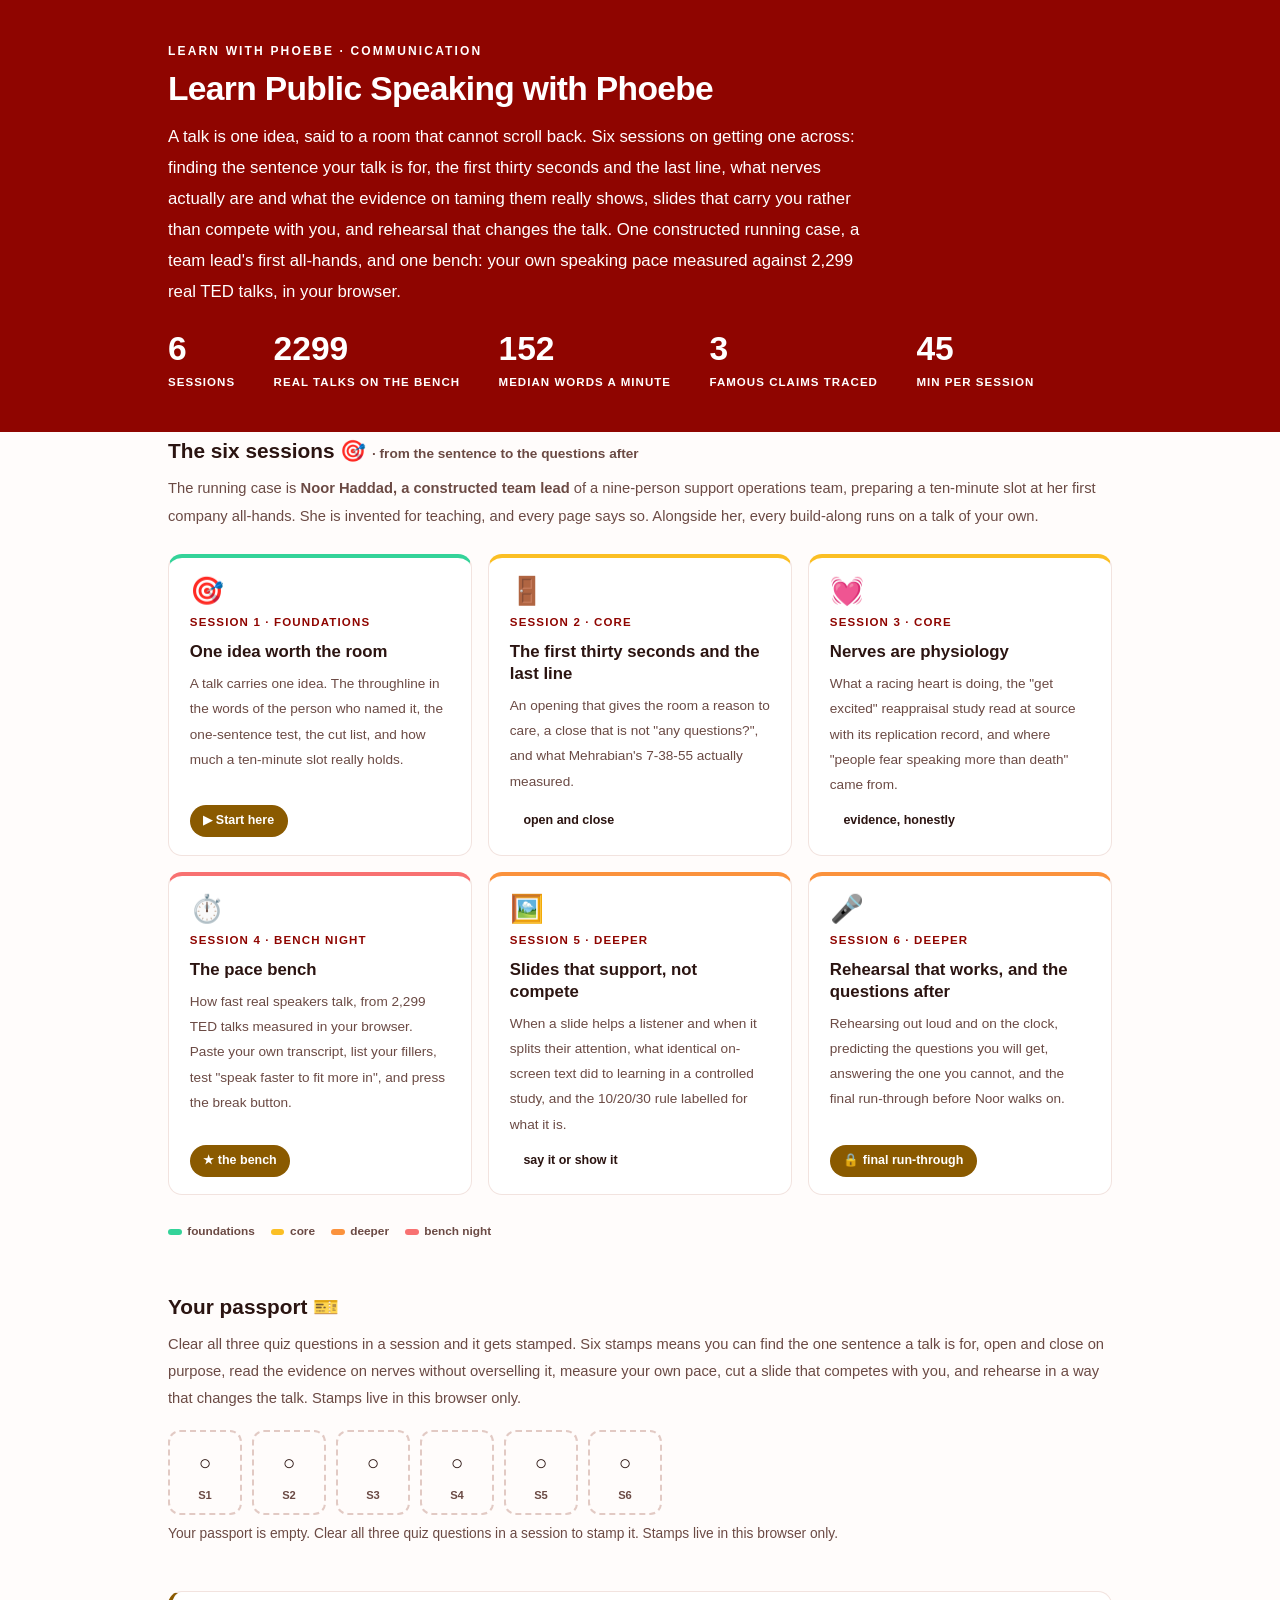
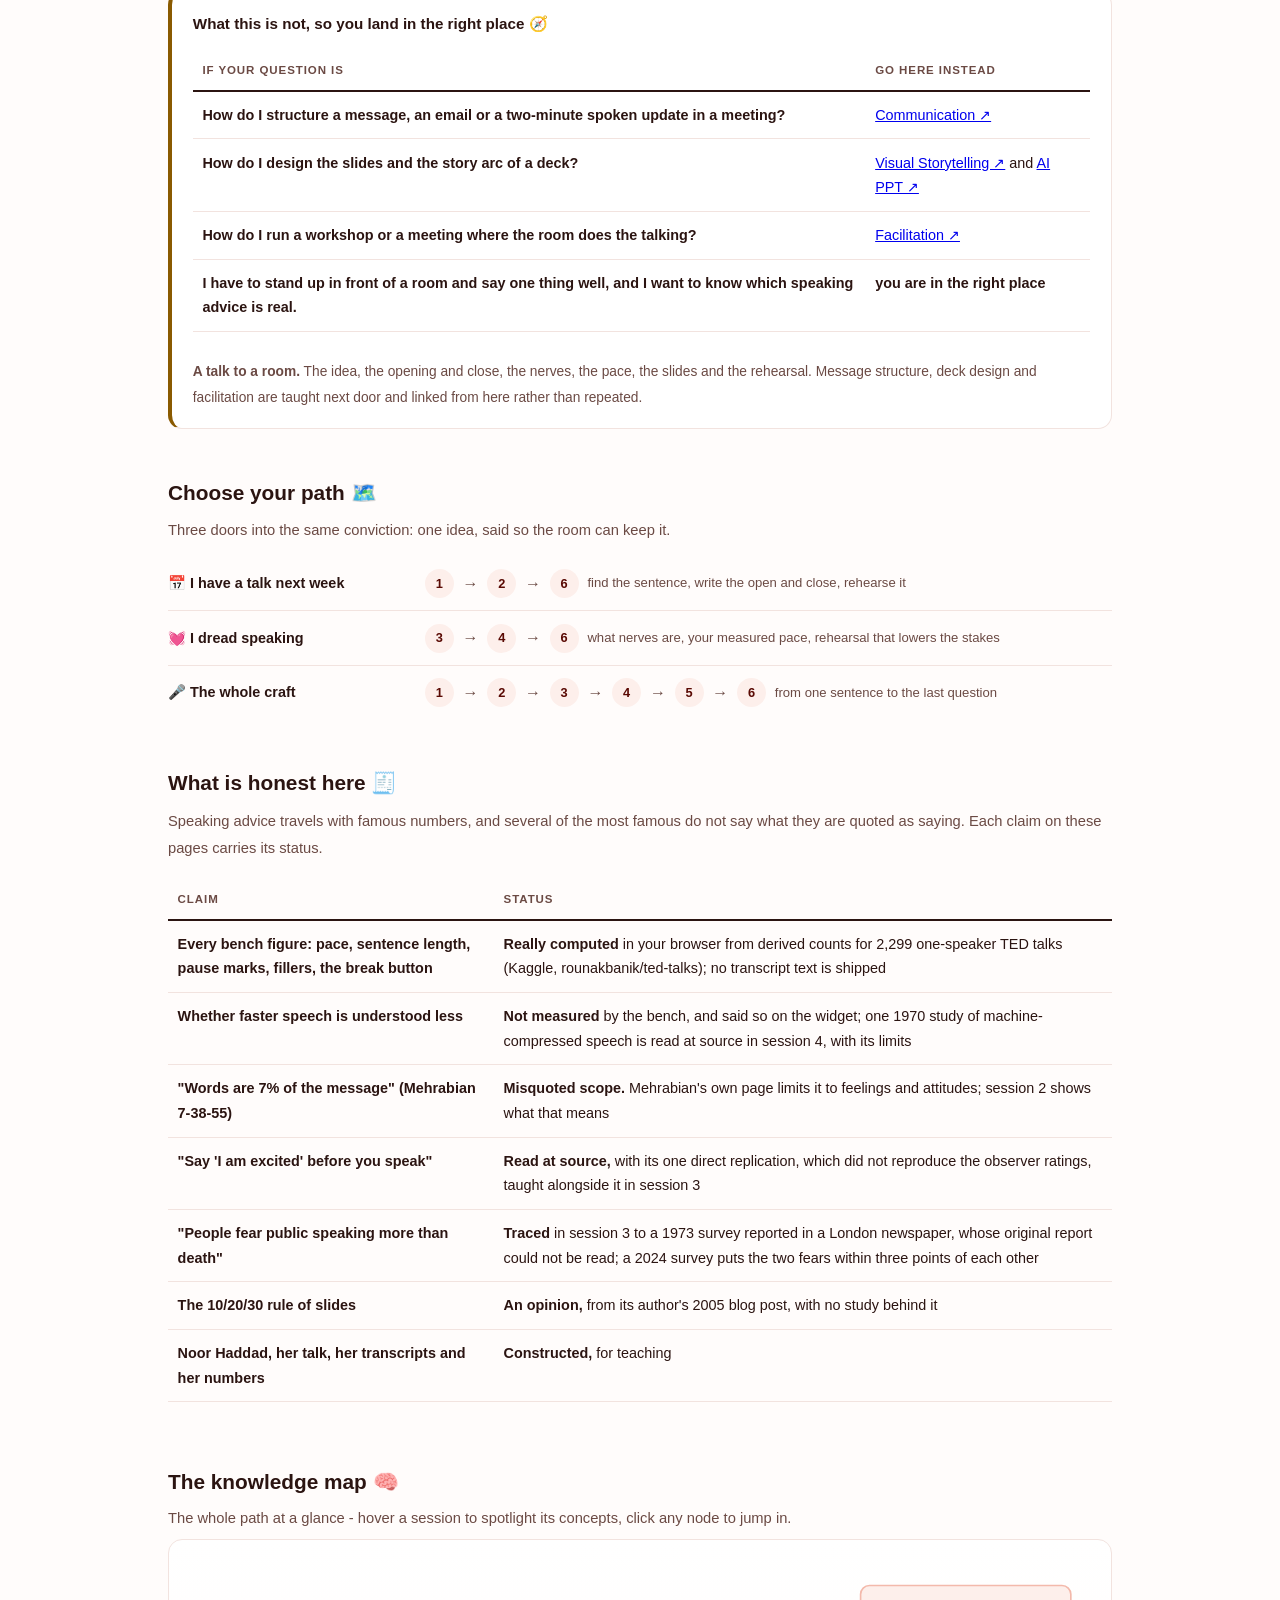
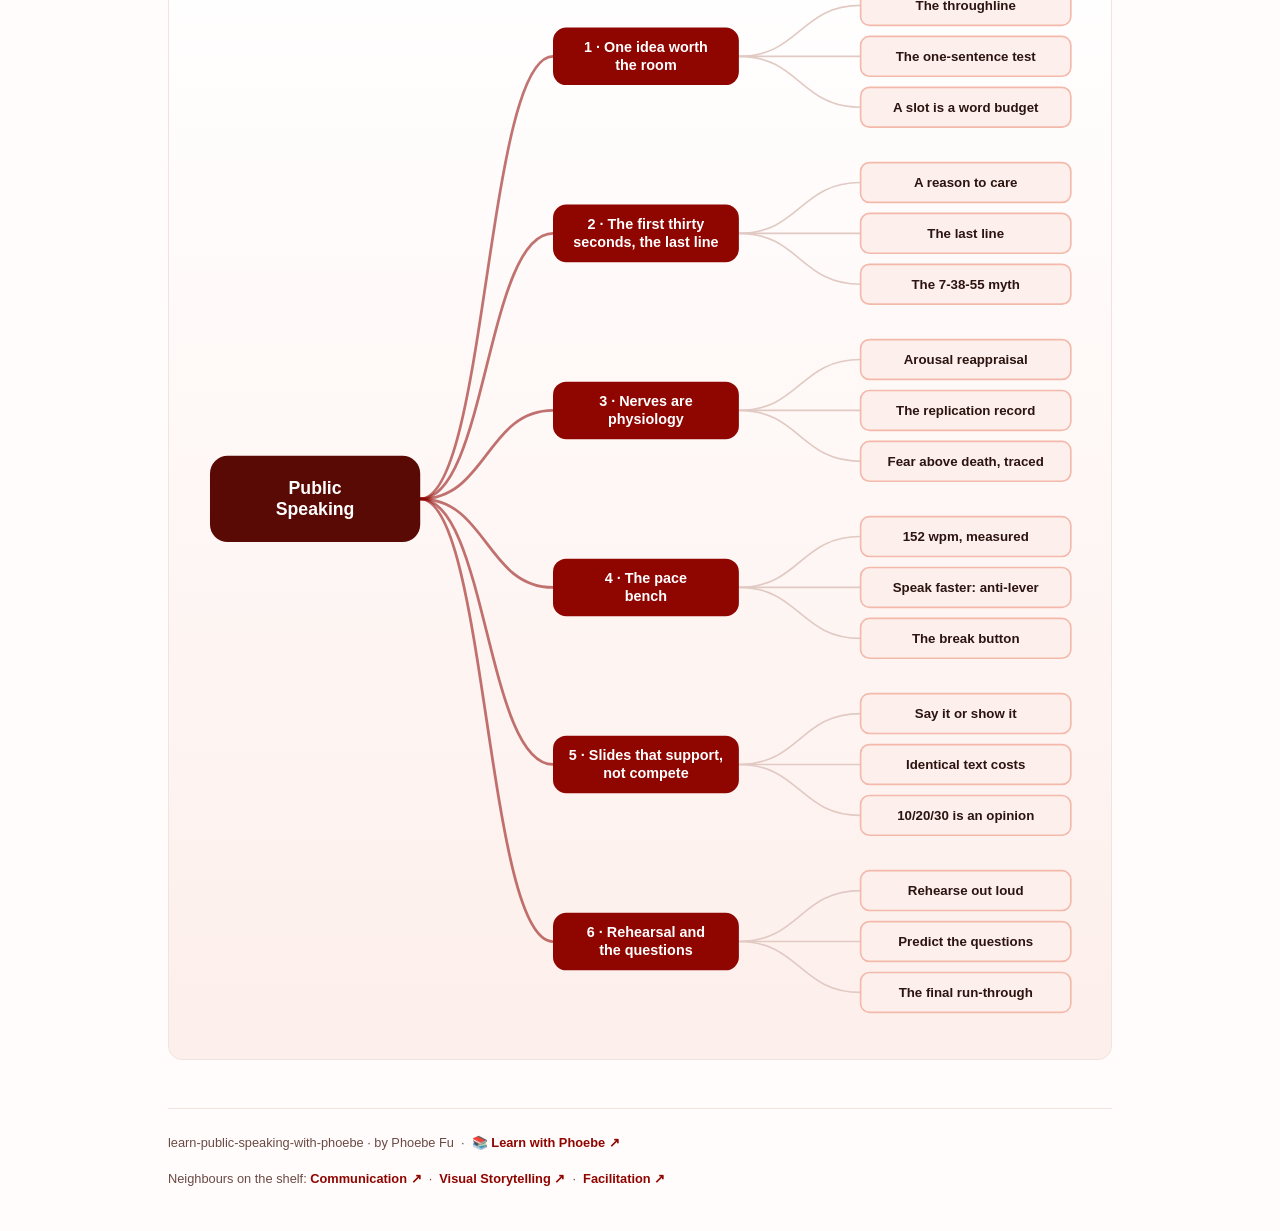
<file: index.html>
<!DOCTYPE html>
<html lang="en">
<head>
<meta charset="UTF-8">
<meta name="viewport" content="width=device-width, initial-scale=1.0">
<!-- social:start -->
<meta name="description" content="Six sessions on giving a talk to a room: one idea worth the time, an opening and a close, nerves as physiology with the evidence read honestly, a pace bench built on 2,299 real TED talks, slides that support you, and rehearsal that works. Free, by Phoebe Fu.">
<meta property="og:type" content="website">
<meta property="og:site_name" content="Learn with Phoebe">
<meta property="og:title" content="Learn Public Speaking with Phoebe">
<meta property="og:description" content="One idea worth the room. Six sessions, one constructed first all-hands talk, and your own pace measured against 2,299 real talks in your browser.">
<meta property="og:url" content="https://phoebefu6.github.io/learn-public-speaking-with-phoebe/">
<meta property="og:image" content="https://phoebefu6.github.io/learn-public-speaking-with-phoebe/assets/og-cover.png">
<meta property="og:image:width" content="1200">
<meta property="og:image:height" content="630">
<meta name="twitter:card" content="summary_large_image">
<meta name="twitter:title" content="Learn Public Speaking with Phoebe">
<meta name="twitter:description" content="How fast do real speakers talk? Your transcript against 2,299 TED talks, measured in your browser.">
<meta name="twitter:image" content="https://phoebefu6.github.io/learn-public-speaking-with-phoebe/assets/og-cover.png">
<!-- social:end -->
<title>Learn Public Speaking with Phoebe</title>
<link rel="stylesheet" href="assets/style.css?v=20">
<style>

  .stats-row { display: flex; gap: 2.4rem; margin-top: 1.5rem; flex-wrap: wrap; }
  .stat b { display: block; font-size: 2.1rem; font-weight: 800; line-height: 1.05; font-variant-numeric: tabular-nums; }
  .stat span { font-size: .72rem; opacity: 1; text-transform: uppercase; letter-spacing: .09em; font-weight: 600; }

  .course-grid { display: grid; grid-template-columns: repeat(auto-fit, minmax(17rem, 1fr)); gap: 1rem; margin-top: 1.5rem; }
  .course-card {
    border: 1px solid var(--hairline);
    border-top: 4px solid var(--diff, var(--indigo));
    border-radius: var(--radius);
    padding: 1.2rem 1.3rem 1.1rem;
    display: flex;
    flex-direction: column;
    gap: .5rem;
    text-decoration: none;
    color: var(--ink);
    background: #fff;
    transition: box-shadow .15s ease, border-color .15s ease, transform .15s ease;
    position: relative;
  }
  .course-card:hover { border-color: var(--indigo-soft); border-top-color: var(--diff, var(--indigo)); box-shadow: 0 8px 28px rgba(var(--shadow-rgb),.16); transform: translateY(-3px); }
  .course-card .cicon { font-size: 1.7rem; line-height: 1; }
  .course-card .cnum { font-size: .72rem; font-weight: 700; color: var(--indigo); text-transform: uppercase; letter-spacing: .1em; }
  .course-card h3 { font-size: 1.05rem; font-weight: 800; line-height: 1.3; }
  .course-card p { font-size: .85rem; color: var(--muted); flex: 1; }
  .course-card .meta { display: flex; gap: .4rem; flex-wrap: wrap; }

  .diff-legend { display: flex; gap: 1rem; margin-top: 1.6rem; font-size: .74rem; color: var(--muted); font-weight: 600; flex-wrap: wrap; }
  .diff-legend i { display: inline-block; width: .85rem; height: .35rem; border-radius: 999px; margin-right: .35rem; vertical-align: middle; }

  .paths { margin-top: 2.6rem; }
  .paths h2 { font-size: 1.3rem; font-weight: 800; margin-bottom: .3rem; }
  .paths .plede { color: var(--muted); font-size: .92rem; margin-bottom: .8rem; }
  .path { display: flex; gap: .55rem; align-items: center; padding: .75rem 0; border-bottom: .5px solid var(--hairline); flex-wrap: wrap; }
  .path:last-child { border-bottom: none; }
  .path b { min-width: 15.5rem; font-size: .9rem; }
  .path .pstep { background: var(--indigo-50); color: var(--indigo-deep); border-radius: 999px; padding: .16rem .68rem; font-weight: 700; font-size: .8rem; text-decoration: none; transition: all .12s ease; }
  .path .pstep:hover { background: var(--indigo); color: #fff; }
  .path .parr { color: var(--muted); font-weight: 700; }

  .mm-section { margin-top: 1.6rem; }
  .mm-section h2 { font-size: 1.3rem; font-weight: 800; margin-bottom: .2rem; }
  .mm-section .mm-lede { color: var(--muted); font-size: .92rem; margin-bottom: .4rem; }
  .mm-wrap { border: 1px solid var(--hairline); border-radius: var(--radius); background: linear-gradient(180deg,#fff,var(--indigo-50)); padding: .6rem; overflow-x: auto; }
  .mm-svg { width: 100%; height: auto; display: block; max-width: 60rem; margin: 0 auto; min-width: 34rem; }
  .mm-link { cursor: pointer; text-decoration: none; }
  .mm-node rect { transition: opacity .15s ease, filter .15s ease; }
  .mm-node text { pointer-events: none; }
  .mm-link:hover .mm-node rect { filter: brightness(1.06); }
  .mm-edge { transition: opacity .15s ease; }

  .not-this { border: 1px solid var(--hairline); border-left: 4px solid var(--clay); border-radius: var(--radius); background: #fff; padding: 1.1rem 1.3rem; margin-top: 1.2rem; }
  .not-this h3 { font-size: .95rem; font-weight: 800; margin-bottom: .5rem; }
</style>
</head>
<body>

<header class="masthead">
  <div class="wrap">
    <div class="eyebrow">Learn with Phoebe · Communication</div>
    <h1>Learn <span class="accent">Public Speaking</span> with Phoebe</h1>
    <p class="sub">A talk is one idea, said to a room that cannot scroll back. Six sessions on getting one across: finding the sentence your talk is for, the first thirty seconds and the last line, what nerves actually are and what the evidence on taming them really shows, slides that carry you rather than compete with you, and rehearsal that changes the talk. One constructed running case, a team lead's first all-hands, and one bench: your own speaking pace measured against 2,299 real TED talks, in your browser.</p>
    <div class="stats-row">
      <div class="stat"><b data-count="6">6</b><span>sessions</span></div>
      <div class="stat"><b data-count="2299">2,299</b><span>real talks on the bench</span></div>
      <div class="stat"><b data-count="152">152</b><span>median words a minute</span></div>
      <div class="stat"><b data-count="3">3</b><span>famous claims traced</span></div>
      <div class="stat"><b data-count="45">45</b><span>min per session</span></div>
    </div>
  </div>
</header>

<main class="wrap">

  <section class="section">
    <div class="paths" style="margin-top:0">
      <h2>The six sessions 🎯 <span style="font-size:.85rem;font-weight:600;color:var(--muted)">· from the sentence to the questions after</span></h2>
      <p class="plede">The running case is <strong>Noor Haddad, a constructed team lead</strong> of a nine-person support operations team, preparing a ten-minute slot at her first company all-hands. She is invented for teaching, and every page says so. Alongside her, every build-along runs on a talk of your own.</p>
    </div>

    <div class="course-grid">
      <a class="course-card" href="courses/01-one-idea-worth-the-room.html" style="--diff:#34D399">
        <span class="cicon">🎯</span>
        <span class="cnum">Session 1 · foundations</span>
        <h3>One idea worth the room</h3>
        <p>A talk carries one idea. The throughline in the words of the person who named it, the one-sentence test, the cut list, and how much a ten-minute slot really holds.</p>
        <span class="meta"><span class="pill amber">▶ Start here</span></span>
      </a>
      <a class="course-card" href="courses/02-the-first-thirty-seconds.html" style="--diff:#FBBF24">
        <span class="cicon">🚪</span>
        <span class="cnum">Session 2 · core</span>
        <h3>The first thirty seconds and the last line</h3>
        <p>An opening that gives the room a reason to care, a close that is not "any questions?", and what Mehrabian's 7-38-55 actually measured.</p>
        <span class="meta"><span class="pill">open and close</span></span>
      </a>
      <a class="course-card" href="courses/03-nerves-are-physiology.html" style="--diff:#FBBF24">
        <span class="cicon">💓</span>
        <span class="cnum">Session 3 · core</span>
        <h3>Nerves are physiology</h3>
        <p>What a racing heart is doing, the "get excited" reappraisal study read at source with its replication record, and where "people fear speaking more than death" came from.</p>
        <span class="meta"><span class="pill">evidence, honestly</span></span>
      </a>
      <a class="course-card" href="courses/04-the-pace-bench.html" style="--diff:#F87171">
        <span class="cicon">⏱️</span>
        <span class="cnum">Session 4 · bench night</span>
        <h3>The pace bench</h3>
        <p>How fast real speakers talk, from 2,299 TED talks measured in your browser. Paste your own transcript, list your fillers, test "speak faster to fit more in", and press the break button.</p>
        <span class="meta"><span class="pill amber">★ the bench</span></span>
      </a>
      <a class="course-card" href="courses/05-slides-that-support.html" style="--diff:#FB923C">
        <span class="cicon">🖼️</span>
        <span class="cnum">Session 5 · deeper</span>
        <h3>Slides that support, not compete</h3>
        <p>When a slide helps a listener and when it splits their attention, what identical on-screen text did to learning in a controlled study, and the 10/20/30 rule labelled for what it is.</p>
        <span class="meta"><span class="pill">say it or show it</span></span>
      </a>
      <a class="course-card" href="courses/06-rehearsal-and-the-questions.html" style="--diff:#FB923C">
        <span class="cicon">🎤</span>
        <span class="cnum">Session 6 · deeper</span>
        <h3>Rehearsal that works, and the questions after</h3>
        <p>Rehearsing out loud and on the clock, predicting the questions you will get, answering the one you cannot, and the final run-through before Noor walks on.</p>
        <span class="meta"><span class="pill amber">🔒 final run-through</span></span>
      </a>
    </div>

    <div class="diff-legend">
      <span><i style="background:#34D399"></i>foundations</span>
      <span><i style="background:#FBBF24"></i>core</span>
      <span><i style="background:#FB923C"></i>deeper</span>
      <span><i style="background:#F87171"></i>bench night</span>
    </div>
  </section>

  <section class="section">
    <div class="paths" style="margin-top:0">
      <h2>Your passport 🎫</h2>
      <p class="plede">Clear all three quiz questions in a session and it gets stamped. Six stamps means you can find the one sentence a talk is for, open and close on purpose, read the evidence on nerves without overselling it, measure your own pace, cut a slide that competes with you, and rehearse in a way that changes the talk. Stamps live in this browser only.</p>
    </div>
    <div class="pp-strip"></div>
  </section>

  <section class="section">
    <div class="not-this">
      <h3>What this is not, so you land in the right place 🧭</h3>
      <table class="clean">
        <tr><th>If your question is</th><th>Go here instead</th></tr>
        <tr><td>How do I structure a message, an email or a two-minute spoken update in a meeting?</td><td><a href="https://phoebefu6.github.io/learn-communication-with-phoebe/">Communication ↗</a></td></tr>
        <tr><td>How do I design the slides and the story arc of a deck?</td><td><a href="https://phoebefu6.github.io/learn-visual-storytelling-with-phoebe/">Visual Storytelling ↗</a> and <a href="https://phoebefu6.github.io/learn-ai-ppt-with-phoebe/">AI PPT ↗</a></td></tr>
        <tr><td>How do I run a workshop or a meeting where the room does the talking?</td><td><a href="https://phoebefu6.github.io/learn-facilitation-with-phoebe/">Facilitation ↗</a></td></tr>
        <tr><td><strong>I have to stand up in front of a room and say one thing well, and I want to know which speaking advice is real.</strong></td><td><strong>you are in the right place</strong></td></tr>
      </table>
      <p style="margin-top:.7rem;font-size:.86rem;color:var(--muted)"><strong>A talk to a room.</strong> The idea, the opening and close, the nerves, the pace, the slides and the rehearsal. Message structure, deck design and facilitation are taught next door and linked from here rather than repeated.</p>
    </div>
  </section>

  <section class="section">
    <div class="paths">
      <h2>Choose your path 🗺️</h2>
      <p class="plede">Three doors into the same conviction: one idea, said so the room can keep it.</p>
      <div class="path"><b>📅 I have a talk next week</b>
        <a class="pstep" href="courses/01-one-idea-worth-the-room.html">1</a><span class="parr">→</span>
        <a class="pstep" href="courses/02-the-first-thirty-seconds.html">2</a><span class="parr">→</span>
        <a class="pstep" href="courses/06-rehearsal-and-the-questions.html">6</a>
        <span style="font-size:.82rem;color:var(--muted)">find the sentence, write the open and close, rehearse it</span>
      </div>
      <div class="path"><b>💓 I dread speaking</b>
        <a class="pstep" href="courses/03-nerves-are-physiology.html">3</a><span class="parr">→</span>
        <a class="pstep" href="courses/04-the-pace-bench.html">4</a><span class="parr">→</span>
        <a class="pstep" href="courses/06-rehearsal-and-the-questions.html">6</a>
        <span style="font-size:.82rem;color:var(--muted)">what nerves are, your measured pace, rehearsal that lowers the stakes</span>
      </div>
      <div class="path"><b>🎤 The whole craft</b>
        <a class="pstep" href="courses/01-one-idea-worth-the-room.html">1</a><span class="parr">→</span>
        <a class="pstep" href="courses/02-the-first-thirty-seconds.html">2</a><span class="parr">→</span>
        <a class="pstep" href="courses/03-nerves-are-physiology.html">3</a><span class="parr">→</span>
        <a class="pstep" href="courses/04-the-pace-bench.html">4</a><span class="parr">→</span>
        <a class="pstep" href="courses/05-slides-that-support.html">5</a><span class="parr">→</span>
        <a class="pstep" href="courses/06-rehearsal-and-the-questions.html">6</a>
        <span style="font-size:.82rem;color:var(--muted)">from one sentence to the last question</span>
      </div>
    </div>
  </section>

  <section class="section">
    <div class="paths" style="margin-top:0">
      <h2>What is honest here 🧾</h2>
      <p class="plede">Speaking advice travels with famous numbers, and several of the most famous do not say what they are quoted as saying. Each claim on these pages carries its status.</p>
    </div>
    <table class="clean">
      <tr><th>Claim</th><th>Status</th></tr>
      <tr><td>Every bench figure: pace, sentence length, pause marks, fillers, the break button</td><td><strong>Really computed</strong> in your browser from derived counts for 2,299 one-speaker TED talks (Kaggle, rounakbanik/ted-talks); no transcript text is shipped</td></tr>
      <tr><td>Whether faster speech is understood less</td><td><strong>Not measured</strong> by the bench, and said so on the widget; one 1970 study of machine-compressed speech is read at source in session 4, with its limits</td></tr>
      <tr><td>"Words are 7% of the message" (Mehrabian 7-38-55)</td><td><strong>Misquoted scope.</strong> Mehrabian's own page limits it to feelings and attitudes; session 2 shows what that means</td></tr>
      <tr><td>"Say 'I am excited' before you speak"</td><td><strong>Read at source,</strong> with its one direct replication, which did not reproduce the observer ratings, taught alongside it in session 3</td></tr>
      <tr><td>"People fear public speaking more than death"</td><td><strong>Traced</strong> in session 3 to a 1973 survey reported in a London newspaper, whose original report could not be read; a 2024 survey puts the two fears within three points of each other</td></tr>
      <tr><td>The 10/20/30 rule of slides</td><td><strong>An opinion,</strong> from its author's 2005 blog post, with no study behind it</td></tr>
      <tr><td>Noor Haddad, her talk, her transcripts and her numbers</td><td><strong>Constructed,</strong> for teaching</td></tr>
    </table>
  </section>

  <section class="section mm-section">
    <h2>The knowledge map 🧠</h2>
    <p class="mm-lede">The whole path at a glance - hover a session to spotlight its concepts, click any node to jump in.</p>
    <div class="mm-wrap"><div id="mindmap"></div></div>
  </section>

  <footer class="pagefoot">
    <span>learn-public-speaking-with-phoebe · by Phoebe Fu &nbsp;·&nbsp; 📚 <a href="https://phoebefu6.github.io/learn-with-phoebe/">Learn with Phoebe ↗</a></span>
    <span>Neighbours on the shelf: <a href="https://phoebefu6.github.io/learn-communication-with-phoebe/">Communication ↗</a> &nbsp;·&nbsp; <a href="https://phoebefu6.github.io/learn-visual-storytelling-with-phoebe/">Visual Storytelling ↗</a> &nbsp;·&nbsp; <a href="https://phoebefu6.github.io/learn-facilitation-with-phoebe/">Facilitation ↗</a></span>
  </footer>

</main>

<script>
window.MINDMAP_DATA = {
 "title": "Public\nSpeaking",
 "centerColor": "#5A0A04",
 "sessions": [
  {
   "label": "One idea worth\nthe room",
   "href": "courses/01-one-idea-worth-the-room.html",
   "color": "#34D399",
   "concepts": [
    {
     "label": "The throughline",
     "href": "courses/01-one-idea-worth-the-room.html"
    },
    {
     "label": "The one-sentence test",
     "href": "courses/01-one-idea-worth-the-room.html"
    },
    {
     "label": "A slot is a word budget",
     "href": "courses/01-one-idea-worth-the-room.html"
    }
   ]
  },
  {
   "label": "The first thirty\nseconds, the last line",
   "href": "courses/02-the-first-thirty-seconds.html",
   "color": "#FBBF24",
   "concepts": [
    {
     "label": "A reason to care",
     "href": "courses/02-the-first-thirty-seconds.html"
    },
    {
     "label": "The last line",
     "href": "courses/02-the-first-thirty-seconds.html"
    },
    {
     "label": "The 7-38-55 myth",
     "href": "courses/02-the-first-thirty-seconds.html"
    }
   ]
  },
  {
   "label": "Nerves are\nphysiology",
   "href": "courses/03-nerves-are-physiology.html",
   "color": "#FBBF24",
   "concepts": [
    {
     "label": "Arousal reappraisal",
     "href": "courses/03-nerves-are-physiology.html"
    },
    {
     "label": "The replication record",
     "href": "courses/03-nerves-are-physiology.html"
    },
    {
     "label": "Fear above death, traced",
     "href": "courses/03-nerves-are-physiology.html"
    }
   ]
  },
  {
   "label": "The pace\nbench",
   "href": "courses/04-the-pace-bench.html",
   "color": "#F87171",
   "concepts": [
    {
     "label": "152 wpm, measured",
     "href": "courses/04-the-pace-bench.html"
    },
    {
     "label": "Speak faster: anti-lever",
     "href": "courses/04-the-pace-bench.html"
    },
    {
     "label": "The break button",
     "href": "courses/04-the-pace-bench.html"
    }
   ]
  },
  {
   "label": "Slides that support,\nnot compete",
   "href": "courses/05-slides-that-support.html",
   "color": "#FB923C",
   "concepts": [
    {
     "label": "Say it or show it",
     "href": "courses/05-slides-that-support.html"
    },
    {
     "label": "Identical text costs",
     "href": "courses/05-slides-that-support.html"
    },
    {
     "label": "10/20/30 is an opinion",
     "href": "courses/05-slides-that-support.html"
    }
   ]
  },
  {
   "label": "Rehearsal and\nthe questions",
   "href": "courses/06-rehearsal-and-the-questions.html",
   "color": "#FB923C",
   "concepts": [
    {
     "label": "Rehearse out loud",
     "href": "courses/06-rehearsal-and-the-questions.html"
    },
    {
     "label": "Predict the questions",
     "href": "courses/06-rehearsal-and-the-questions.html"
    },
    {
     "label": "The final run-through",
     "href": "courses/06-rehearsal-and-the-questions.html"
    }
   ]
  }
 ]
};
</script>
<script src="assets/mindmap.js?v=1"></script>
<script src="assets/app.js?v=17"></script>
</body>
</html>
</file>
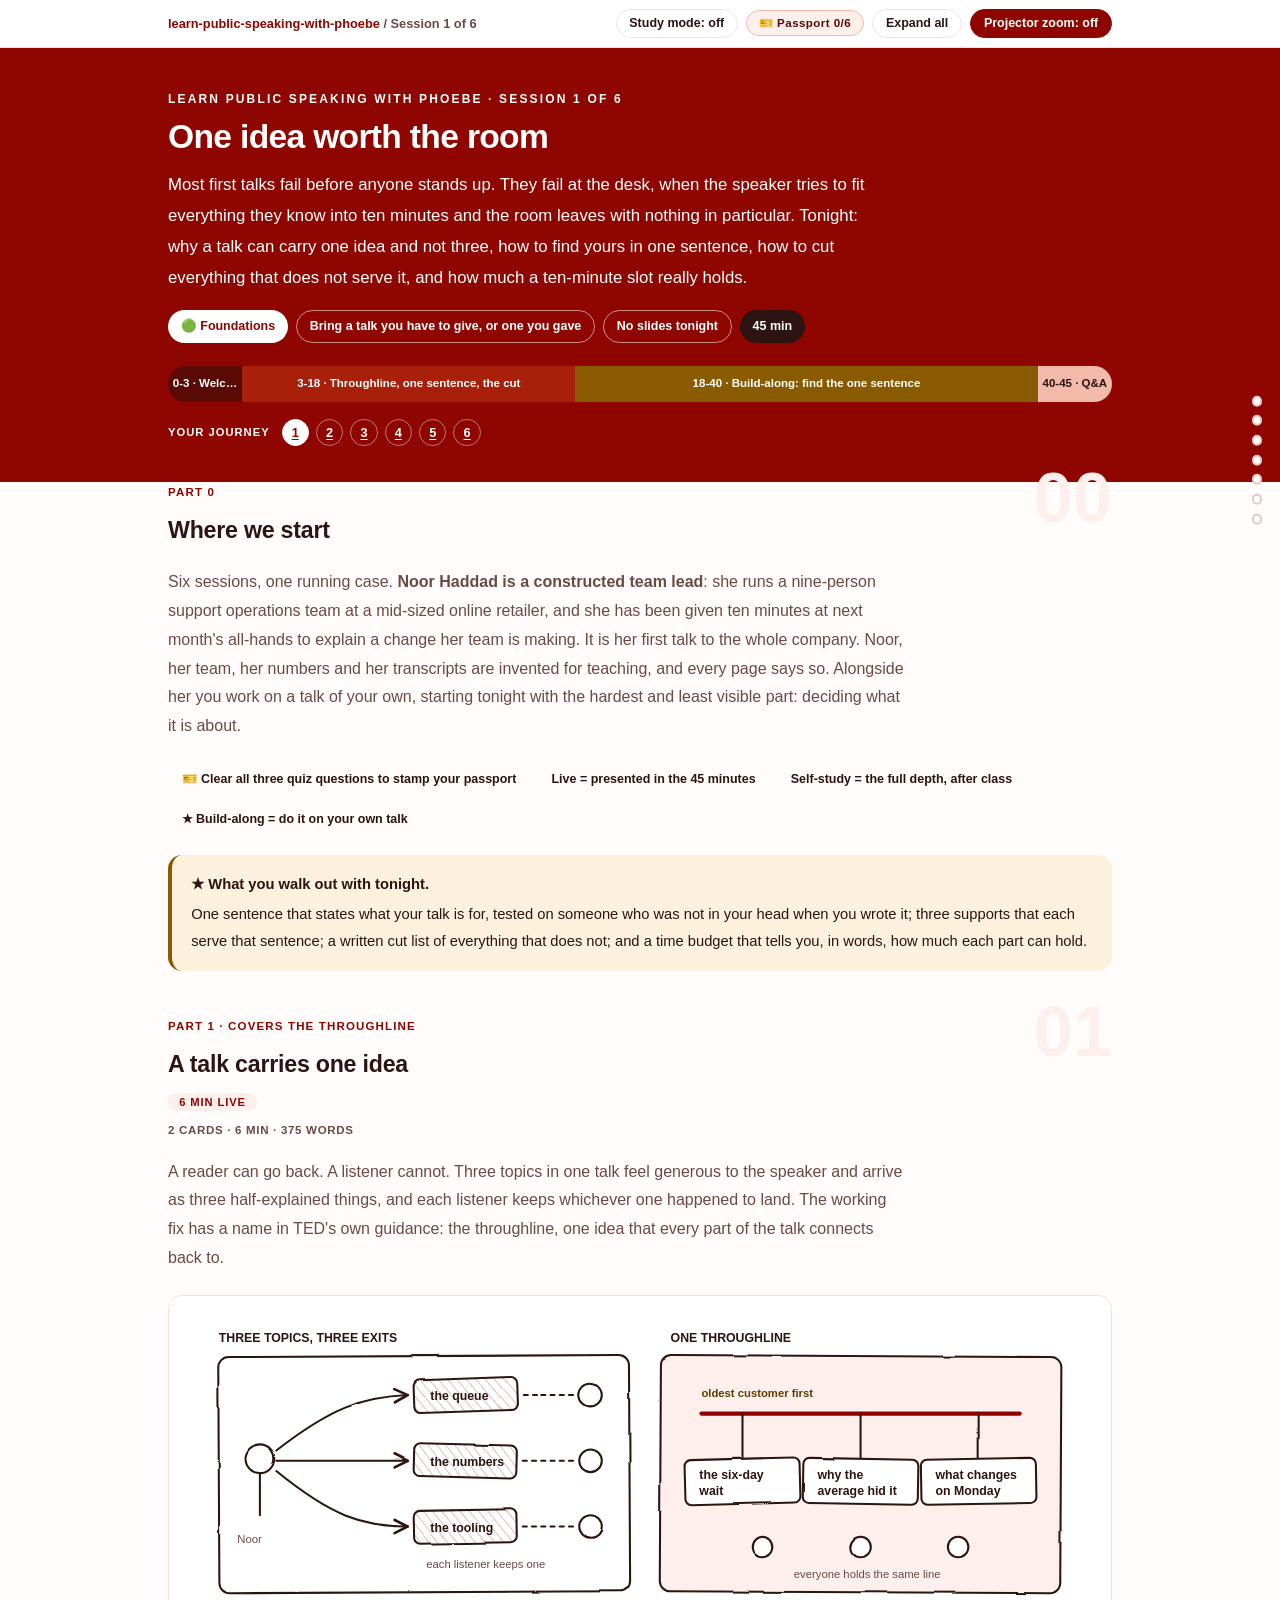
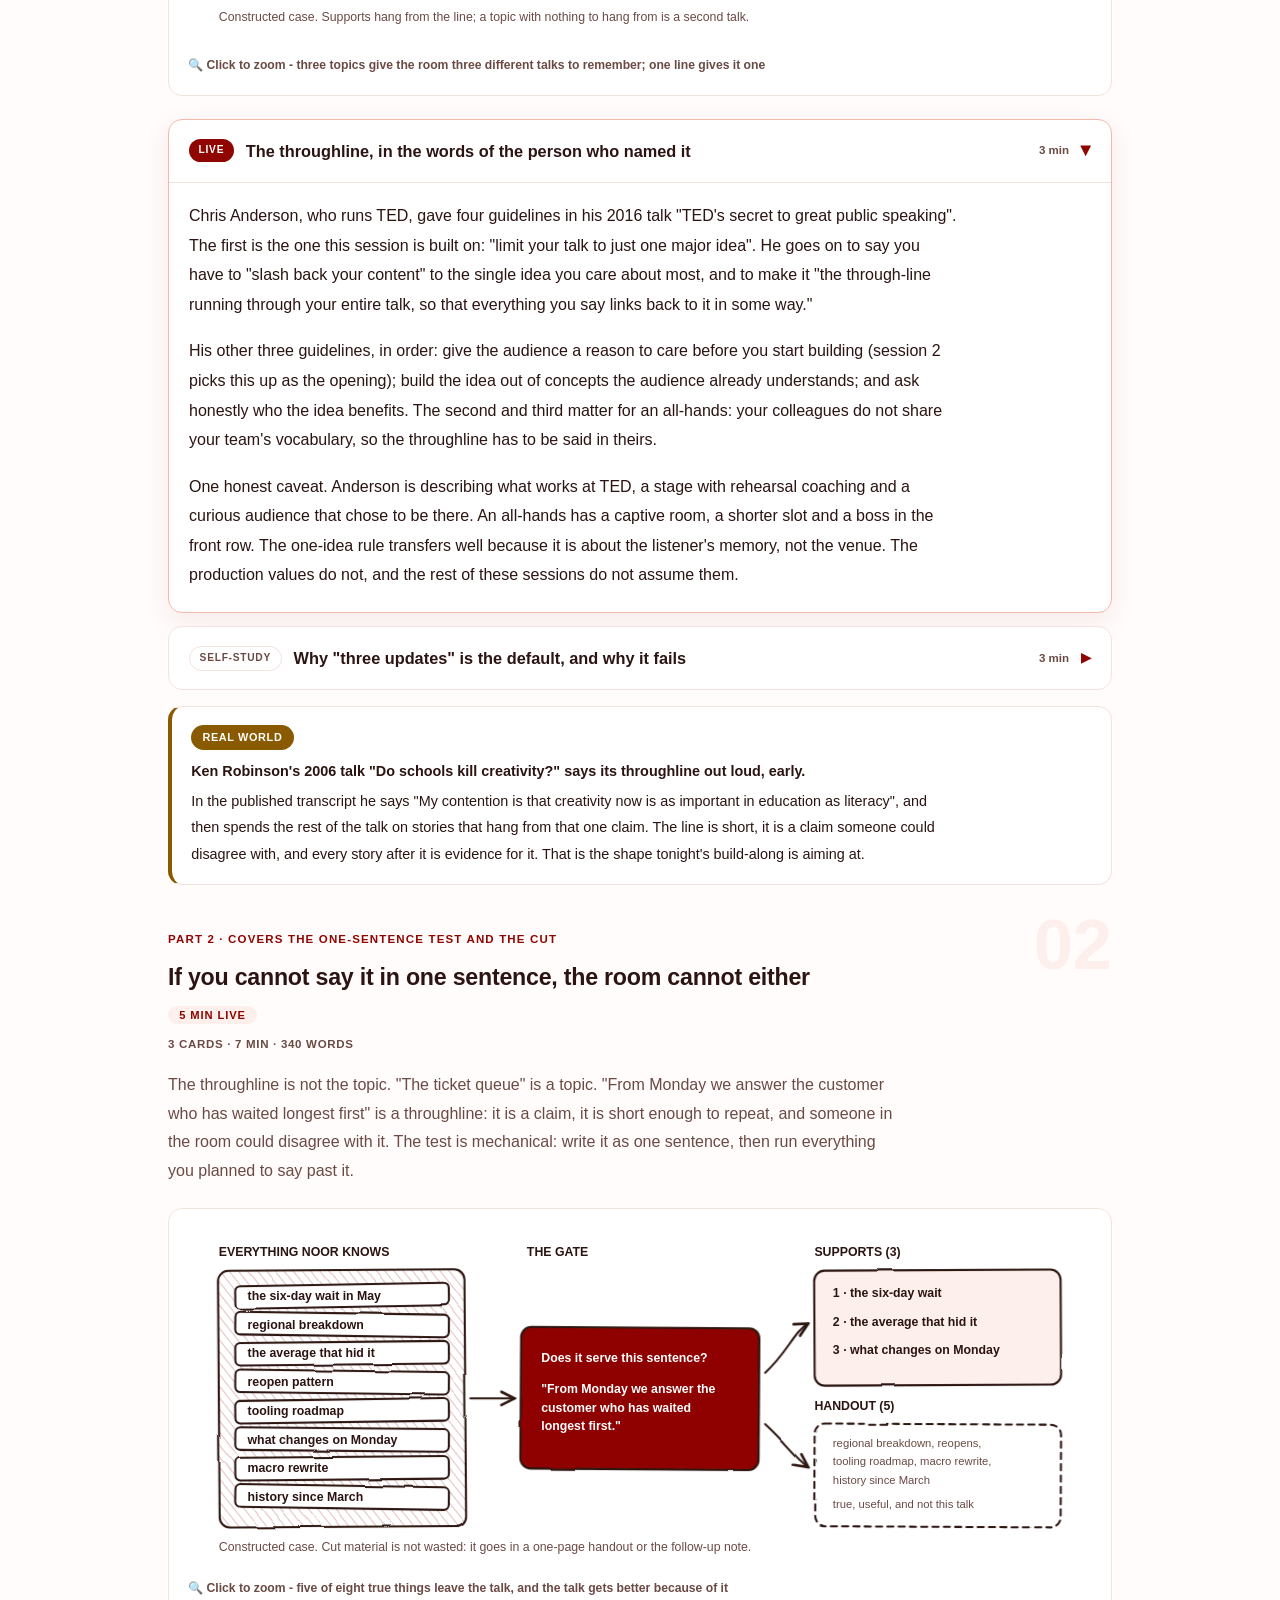
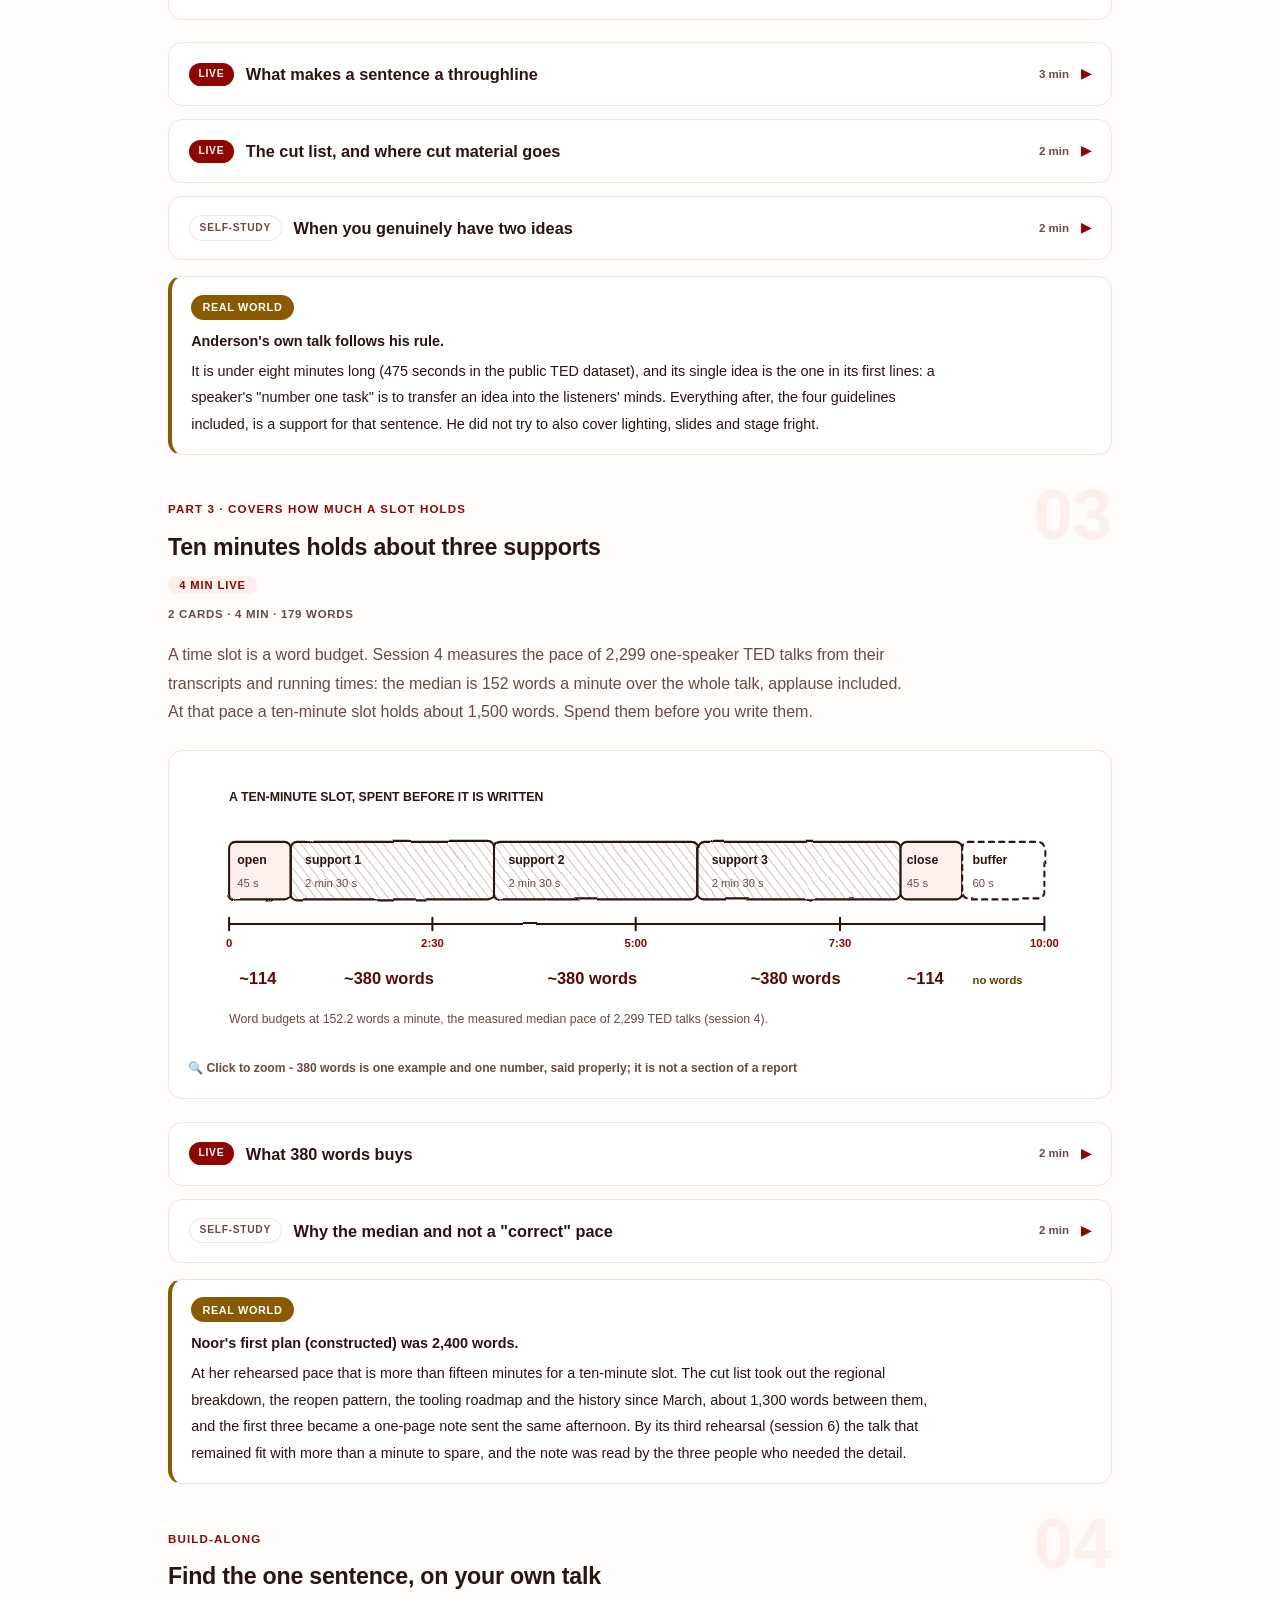
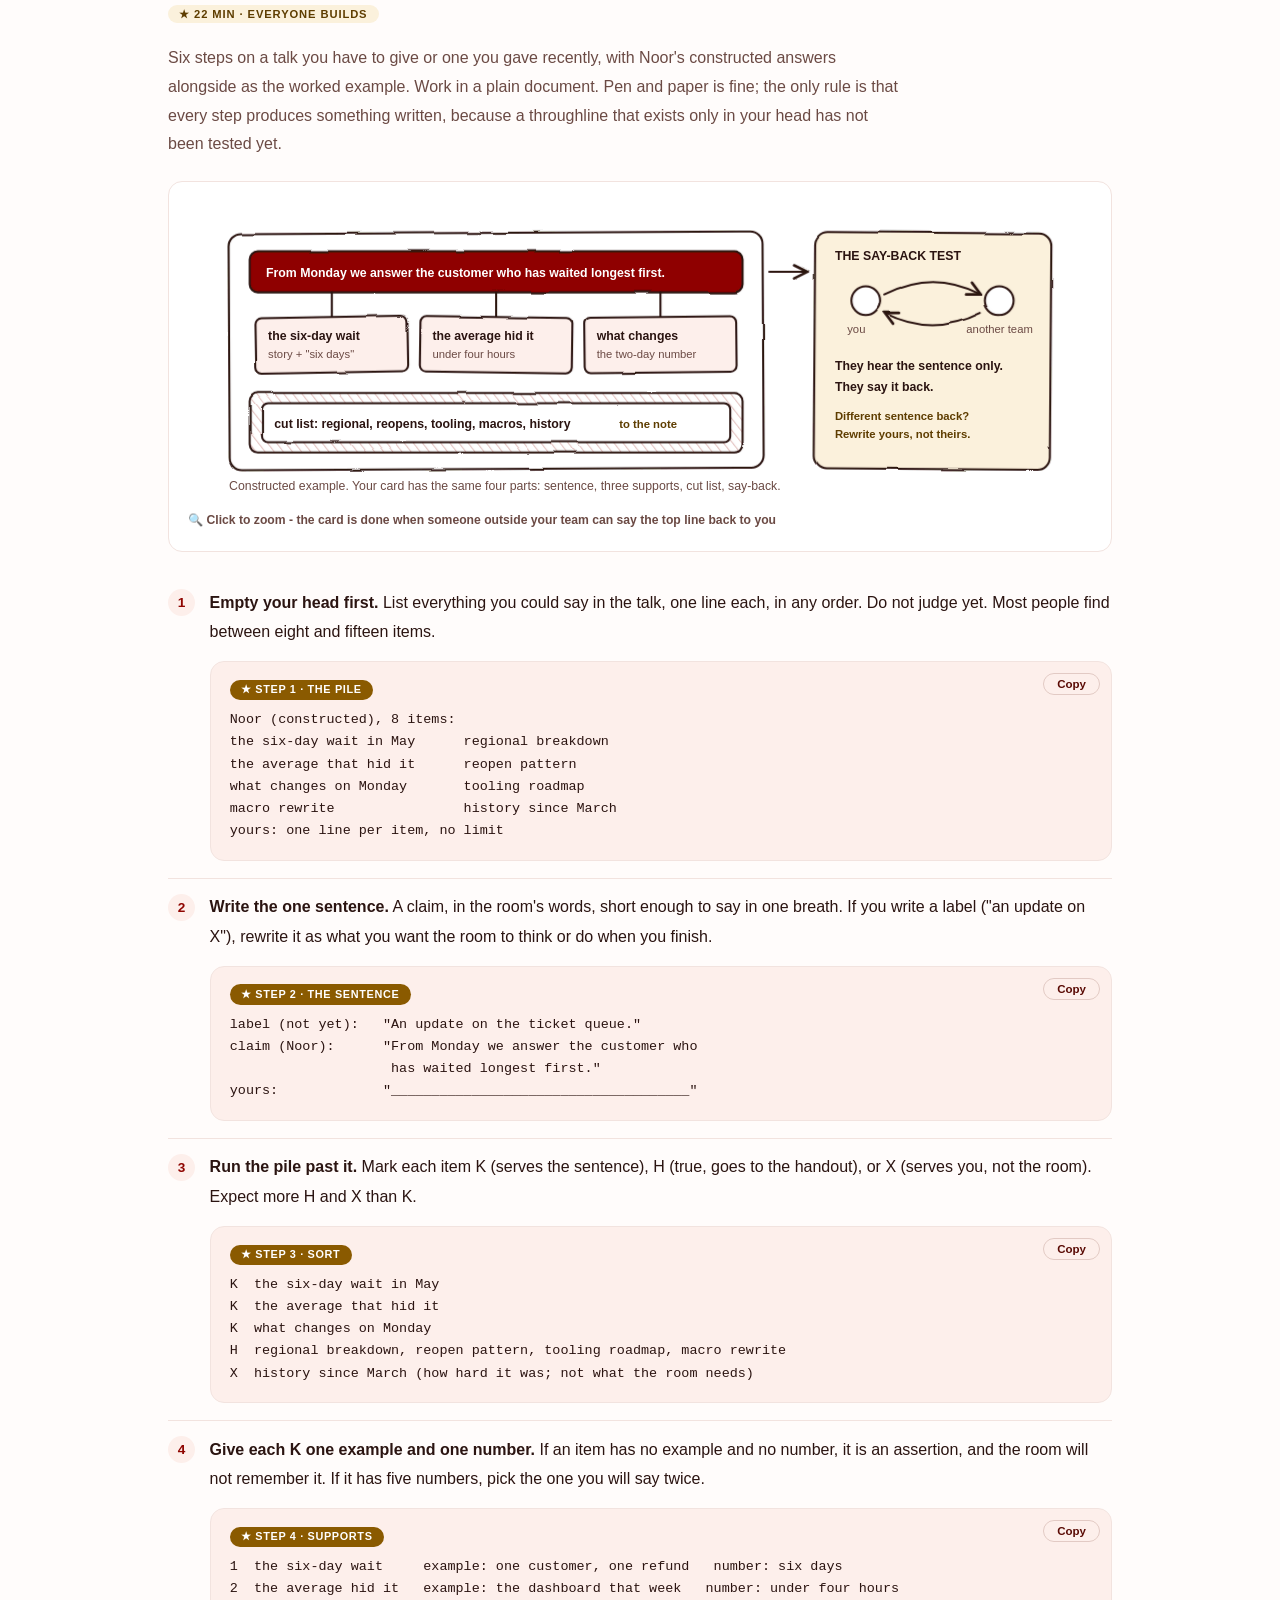
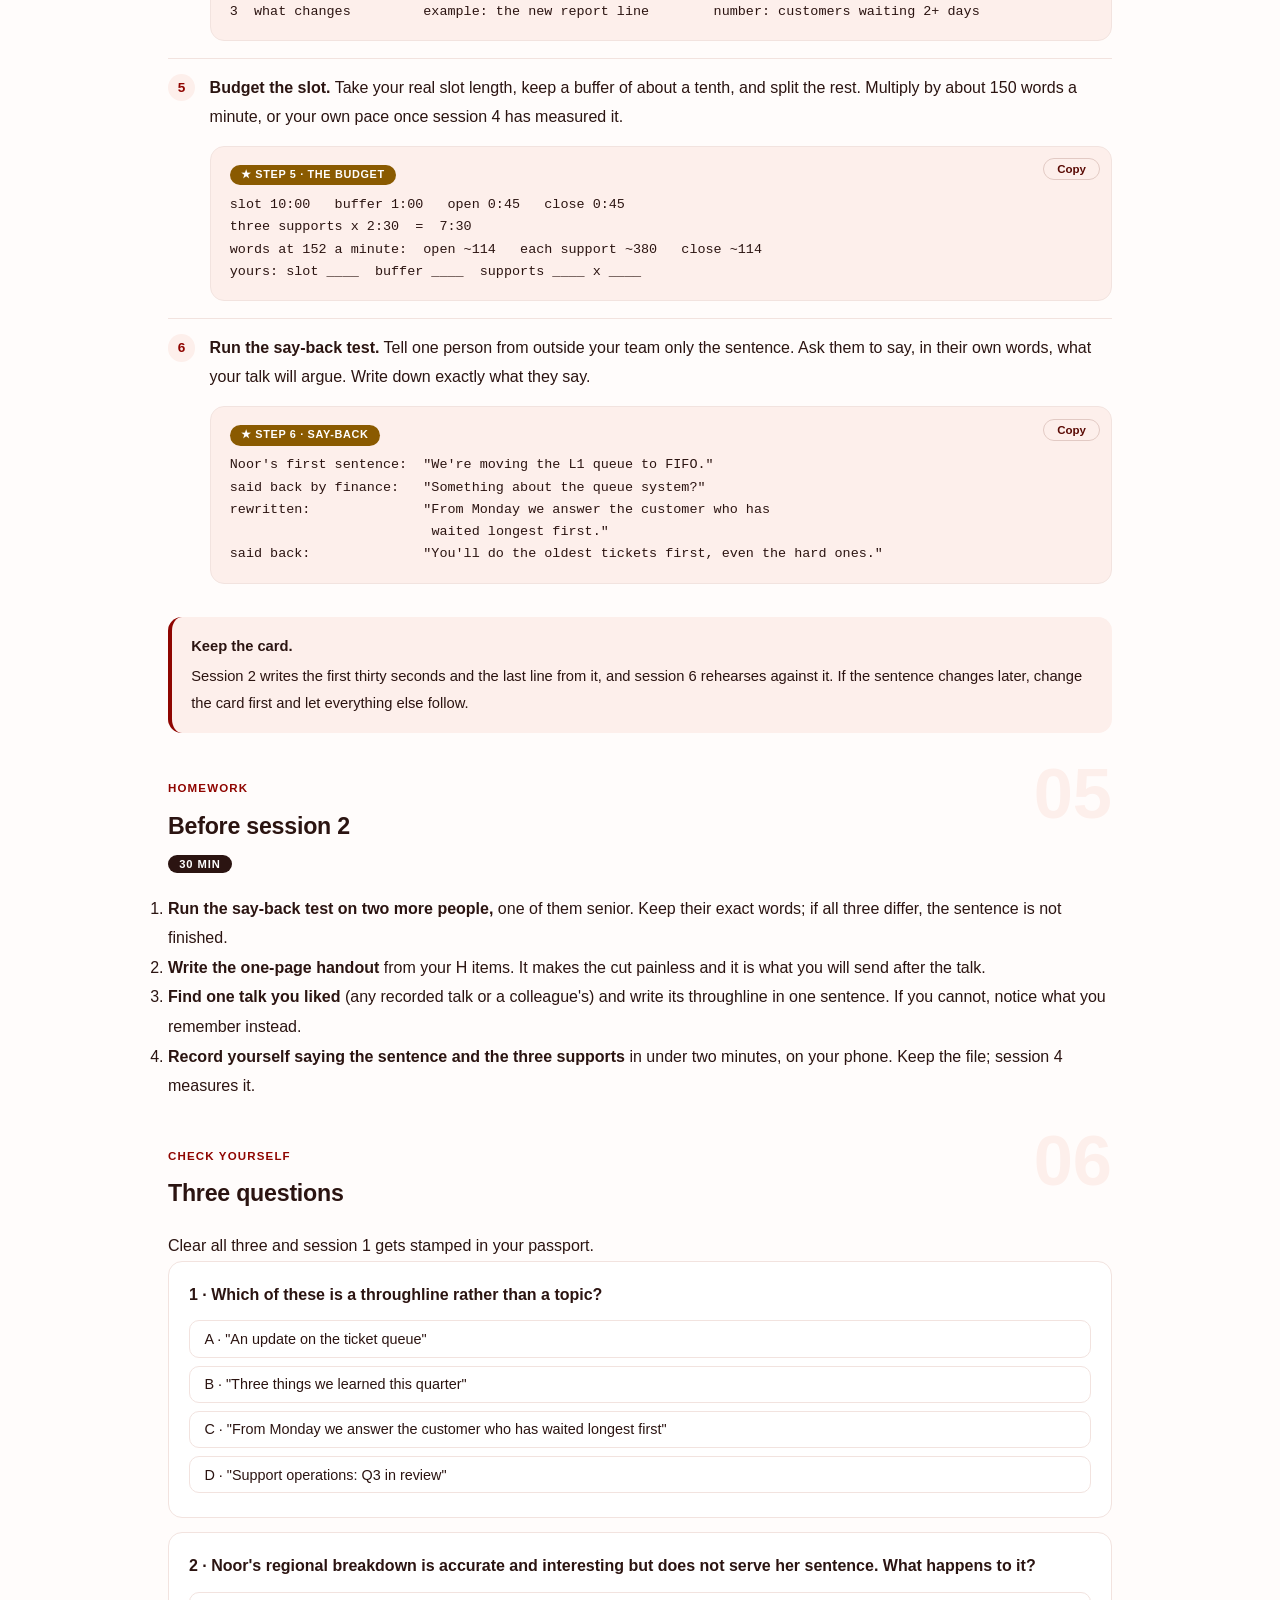
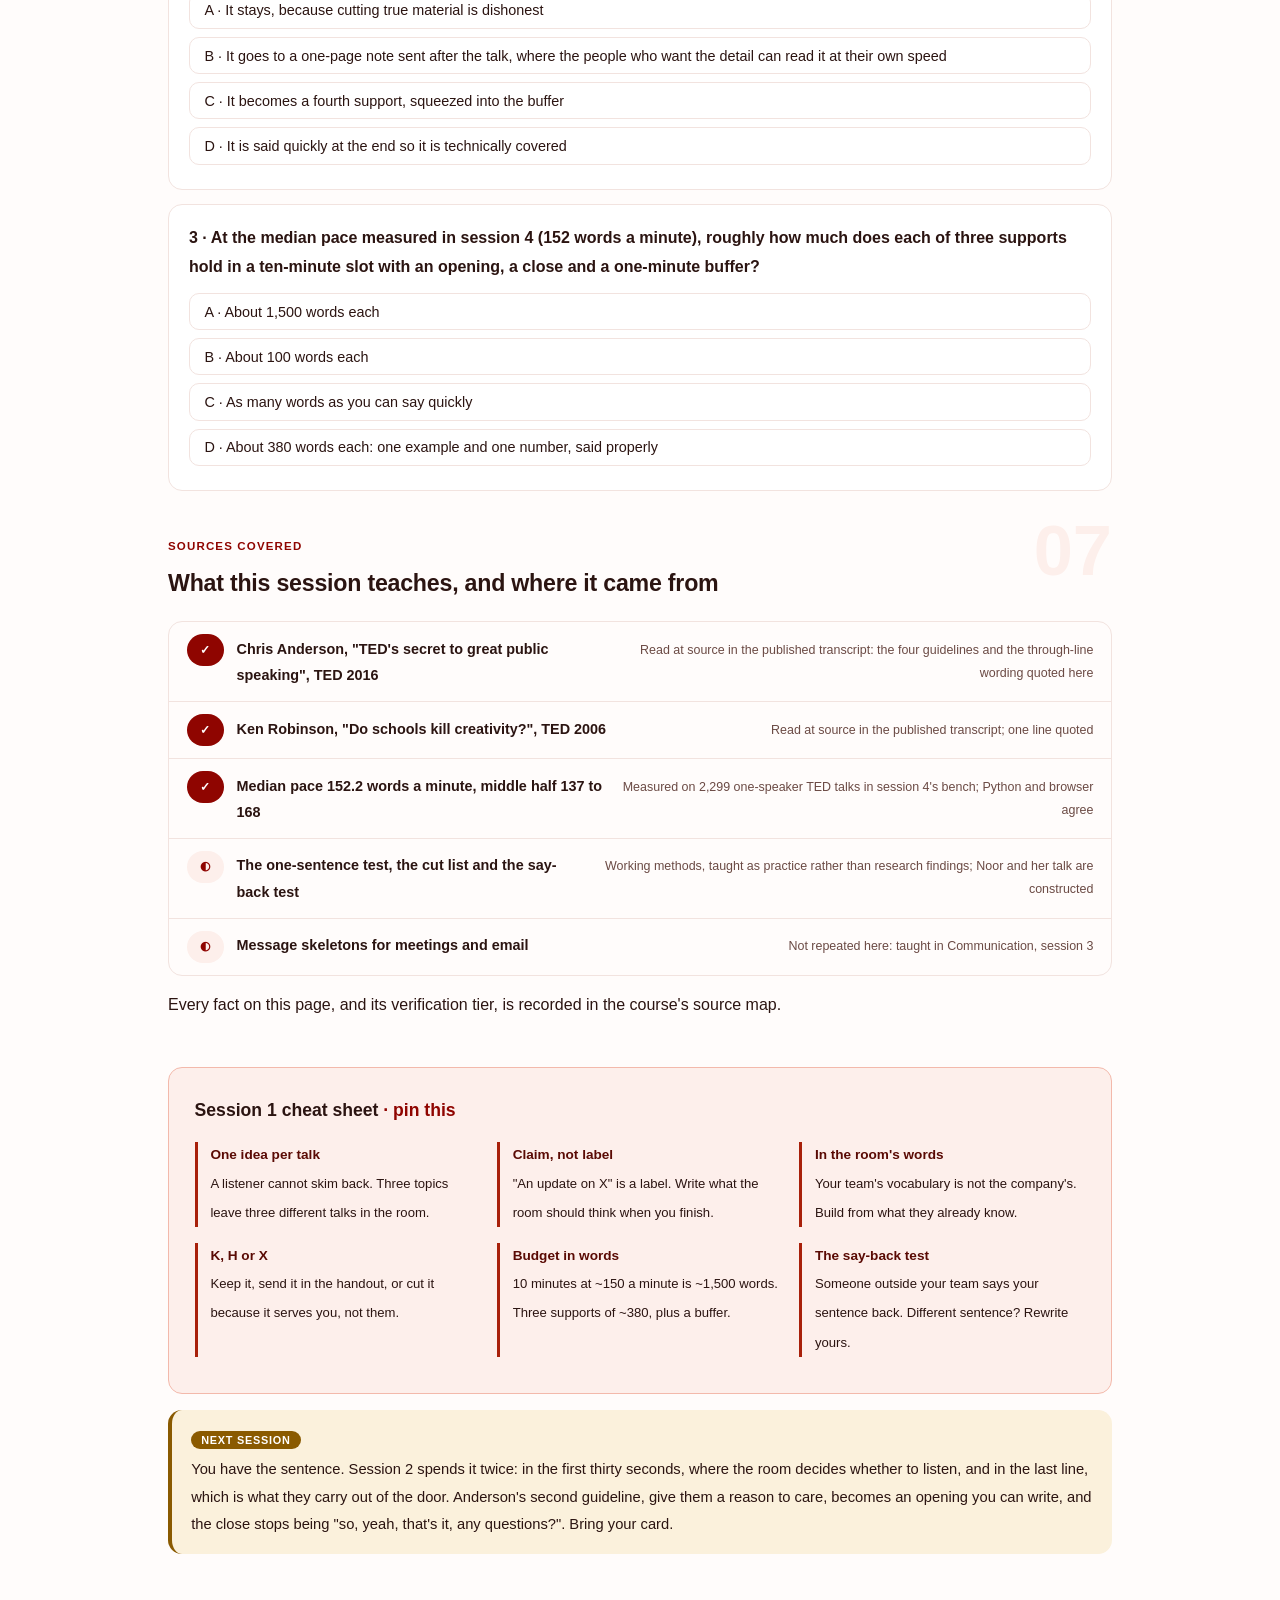
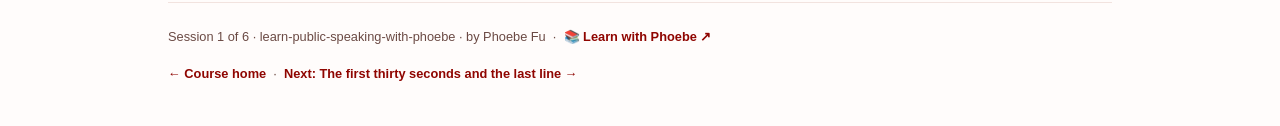
<file: courses/01-one-idea-worth-the-room.html>
<!DOCTYPE html>
<html lang="en">
<head>
<meta charset="UTF-8">
<meta name="viewport" content="width=device-width, initial-scale=1.0">
<!-- social:start -->
<meta name="description" content="Session 1 of 6. A talk carries one idea. The throughline in Chris Anderson's own words, the one-sentence test, cutting everything that does not serve it, and a time budget built on the measured pace of 2,299 TED talks.">
<meta property="og:type" content="article">
<meta property="og:site_name" content="Learn with Phoebe">
<meta property="og:title" content="One idea worth the room - learn public speaking with phoebe">
<meta property="og:description" content="Session 1 of 6. The throughline, the one-sentence test, the cut, and a ten-minute time budget.">
<meta property="og:url" content="https://phoebefu6.github.io/learn-public-speaking-with-phoebe/courses/01-one-idea-worth-the-room.html">
<meta property="og:image" content="https://phoebefu6.github.io/learn-public-speaking-with-phoebe/assets/og-cover.png">
<meta property="og:image:width" content="1200">
<meta property="og:image:height" content="630">
<meta name="twitter:card" content="summary_large_image">
<meta name="twitter:title" content="One idea worth the room - learn public speaking with phoebe">
<meta name="twitter:description" content="Session 1 of 6. A talk carries one idea; everything else serves it or goes.">
<meta name="twitter:image" content="https://phoebefu6.github.io/learn-public-speaking-with-phoebe/assets/og-cover.png">
<!-- social:end -->
<title>Session 1 · One idea worth the room - learn public speaking with phoebe</title>
<link rel="stylesheet" href="../assets/style.css?v=19">
</head>
<body>

<div class="toolbar">
  <div class="wrap">
    <span class="crumb"><a href="../index.html">learn-public-speaking-with-phoebe</a> / Session 1 of 6</span>
    <button class="btn" id="toggle-all" type="button">Expand all</button>
    <button class="btn primary" id="zoom-toggle" type="button">Projector zoom: off</button>
  </div>
</div>

<header class="masthead">
  <div class="wrap">
    <div class="eyebrow">Learn Public Speaking with Phoebe · Session 1 of 6</div>
    <h1>One idea worth <span class="accent">the room</span></h1>
    <p class="sub">Most first talks fail before anyone stands up. They fail at the desk, when the speaker tries to fit everything they know into ten minutes and the room leaves with nothing in particular. Tonight: why a talk can carry one idea and not three, how to find yours in one sentence, how to cut everything that does not serve it, and how much a ten-minute slot really holds.</p>
    <div class="chip-row">
      <span class="chip level">🟢 Foundations</span>
      <span class="chip audience">Bring a talk you have to give, or one you gave</span>
      <span class="chip audience">No slides tonight</span>
      <span class="chip time">45 min</span>
    </div>
    <div class="agenda">
      <span class="a1" style="flex:1">0-3 · Welcome</span>
      <span class="a2" style="flex:5">3-18 · Throughline, one sentence, the cut</span>
      <span class="a3" style="flex:7">18-40 · Build-along: find the one sentence</span>
      <span class="a4" style="flex:1">40-45 · Q&amp;A</span>
    </div>
  </div>
</header>

<main class="wrap">

  <section class="section" id="intro">
    <div class="section-kicker">
      <span class="klabel">Part 0</span>
      <h2>Where we start</h2>
    </div>
    <p class="lede">Six sessions, one running case. <strong>Noor Haddad is a constructed team lead</strong>: she runs a nine-person support operations team at a mid-sized online retailer, and she has been given ten minutes at next month's all-hands to explain a change her team is making. It is her first talk to the whole company. Noor, her team, her numbers and her transcripts are invented for teaching, and every page says so. Alongside her you work on a talk of your own, starting tonight with the hardest and least visible part: deciding what it is about.</p>

    <div class="legend">
      <span class="pill">🎫 Clear all three quiz questions to stamp your passport</span>
      <span class="pill">Live = presented in the 45 minutes</span>
      <span class="pill">Self-study = the full depth, after class</span>
      <span class="pill">★ Build-along = do it on your own talk</span>
    </div>

    <div class="callout win">
      <p><strong>★ What you walk out with tonight.</strong> One sentence that states what your talk is for, tested on someone who was not in your head when you wrote it; three supports that each serve that sentence; a written cut list of everything that does not; and a time budget that tells you, in words, how much each part can hold.</p>
    </div>
  </section>

  <section class="section" id="part-1">
    <div class="section-kicker">
      <span class="klabel">Part 1 · covers the throughline</span>
      <h2>A talk carries one idea</h2>
      <span class="tag concept">6 min live</span>
    </div>
    <p class="lede">A reader can go back. A listener cannot. Three topics in one talk feel generous to the speaker and arrive as three half-explained things, and each listener keeps whichever one happened to land. The working fix has a name in TED's own guidance: the throughline, one idea that every part of the talk connects back to.</p>

    <figure class="zoomable">
      <svg viewBox="0 0 880 320" xmlns="http://www.w3.org/2000/svg" role="img" aria-label="Two panels. Left, a three-part update: the speaker sends three separate threads, the queue, the numbers and the tooling, and three listeners each leave holding a different one. Right, one throughline: a single line from the opening to the close, oldest customer first, with three supports hanging from it, the six-day wait, why the average hid it, and what changes on Monday; every listener leaves holding the same line.">
        <defs>
          <filter id="s1aSk" x="-3%" y="-3%" width="106%" height="106%"><feTurbulence type="fractalNoise" baseFrequency="0.02" numOctaves="2" seed="11" result="n"/><feDisplacementMap in="SourceGraphic" in2="n" scale="2.4" xChannelSelector="R" yChannelSelector="G"/></filter>
          <pattern id="s1aHc" patternUnits="userSpaceOnUse" width="7" height="7" patternTransform="rotate(-38)"><line x1="0" y1="0" x2="0" y2="7" stroke="#8F0500" stroke-width="1" opacity=".5"/></pattern>
          <marker id="s1aAr" viewBox="0 0 10 10" refX="9" refY="5" markerWidth="8" markerHeight="8" orient="auto"><path d="M1 1 L9 5 L1 9" fill="none" stroke="#2B1411" stroke-width="1.6" stroke-linecap="round"/></marker>
        </defs>
        <style>
          .s1aH { font: 800 12px Inter, sans-serif; fill: #2B1411; }
          .s1aL { font: 600 12px Inter, sans-serif; fill: #2B1411; }
          .s1aS { font: 400 11px Inter, sans-serif; fill: #6B4A44; }
          .s1aB { font: 800 11px Inter, sans-serif; fill: #5E3D00; }
          .s1aW { font: 800 12px Inter, sans-serif; fill: #FFFFFF; }
          .s1aN { font: 400 12px Inter, sans-serif; fill: #6B4A44; }
        </style>

        <text class="s1aH" x="30" y="26">THREE TOPICS, THREE EXITS</text>
        <text class="s1aH" x="470" y="26">ONE THROUGHLINE</text>

        <g filter="url(#s1aSk)" fill="none" stroke="#2B1411" stroke-width="2" stroke-linecap="round" stroke-linejoin="round">
          <rect x="30" y="40" width="400" height="230" rx="10" fill="#FFFFFF" transform="rotate(-0.3 230 155)"/>
          <rect x="460" y="40" width="390" height="230" rx="10" fill="#FDEFEB" transform="rotate(0.3 655 155)"/>
          <!-- left: speaker and three threads -->
          <circle cx="70" cy="140" r="14" fill="#FFFFFF"/>
          <path d="M70 154 L70 196"/>
          <path d="M86 132 C140 90 170 80 214 78" marker-end="url(#s1aAr)"/>
          <path d="M86 142 C140 142 170 142 214 142" marker-end="url(#s1aAr)"/>
          <path d="M86 152 C140 196 170 206 214 206" marker-end="url(#s1aAr)"/>
          <rect x="220" y="62" width="100" height="32" rx="6" fill="url(#s1aHc)" transform="rotate(-2 270 78)"/>
          <rect x="220" y="126" width="100" height="32" rx="6" fill="url(#s1aHc)" transform="rotate(1.5 270 142)"/>
          <rect x="220" y="190" width="100" height="32" rx="6" fill="url(#s1aHc)" transform="rotate(-1 270 206)"/>
          <circle cx="392" cy="78" r="11" fill="#FFFFFF"/>
          <circle cx="392" cy="142" r="11" fill="#FFFFFF"/>
          <circle cx="392" cy="206" r="11" fill="#FFFFFF"/>
          <path d="M326 78 L376 78" stroke-dasharray="4 5"/>
          <path d="M326 142 L376 142" stroke-dasharray="4 5"/>
          <path d="M326 206 L376 206" stroke-dasharray="4 5"/>
          <!-- right: one line, three supports -->
          <path d="M500 96 L810 96" stroke="#8F0500" stroke-width="4"/>
          <path d="M540 96 L540 140"/>
          <path d="M655 96 L655 140"/>
          <path d="M770 96 L770 140"/>
          <rect x="484" y="140" width="112" height="44" rx="6" fill="#FFFFFF" transform="rotate(-1.5 540 162)"/>
          <rect x="599" y="140" width="112" height="44" rx="6" fill="#FFFFFF" transform="rotate(1 655 162)"/>
          <rect x="714" y="140" width="112" height="44" rx="6" fill="#FFFFFF" transform="rotate(-1 770 162)"/>
          <circle cx="560" cy="226" r="10" fill="#FFFFFF"/>
          <circle cx="655" cy="226" r="10" fill="#FFFFFF"/>
          <circle cx="750" cy="226" r="10" fill="#FFFFFF"/>
        </g>

        <text class="s1aS" x="48" y="222">Noor</text>
        <text class="s1aL" x="236" y="83">the queue</text>
        <text class="s1aL" x="236" y="147">the numbers</text>
        <text class="s1aL" x="236" y="211">the tooling</text>
        <text class="s1aS" x="232" y="246">each listener keeps one</text>
        <text class="s1aB" x="500" y="80">oldest customer first</text>
        <text class="s1aL" x="498" y="160">the six-day</text>
        <text class="s1aL" x="498" y="175">wait</text>
        <text class="s1aL" x="613" y="160">why the</text>
        <text class="s1aL" x="613" y="175">average hid it</text>
        <text class="s1aL" x="728" y="160">what changes</text>
        <text class="s1aL" x="728" y="175">on Monday</text>
        <text class="s1aS" x="590" y="256">everyone holds the same line</text>
        <text class="s1aN" x="30" y="298">Constructed case. Supports hang from the line; a topic with nothing to hang from is a second talk.</text>
      </svg>
      <figcaption>🔍 Click to zoom - three topics give the room three different talks to remember; one line gives it one</figcaption>
    </figure>

    <details class="card" open>
      <summary><span class="mode live">Live</span>The throughline, in the words of the person who named it<span class="mini">3 min</span><span class="caret">▶</span></summary>
      <div class="body">
        <p>Chris Anderson, who runs TED, gave four guidelines in his 2016 talk "TED's secret to great public speaking". The first is the one this session is built on: "limit your talk to just one major idea". He goes on to say you have to "slash back your content" to the single idea you care about most, and to make it "the through-line running through your entire talk, so that everything you say links back to it in some way."</p>
        <p>His other three guidelines, in order: give the audience a reason to care before you start building (session 2 picks this up as the opening); build the idea out of concepts the audience already understands; and ask honestly who the idea benefits. The second and third matter for an all-hands: your colleagues do not share your team's vocabulary, so the throughline has to be said in theirs.</p>
        <p>One honest caveat. Anderson is describing what works at TED, a stage with rehearsal coaching and a curious audience that chose to be there. An all-hands has a captive room, a shorter slot and a boss in the front row. The one-idea rule transfers well because it is about the listener's memory, not the venue. The production values do not, and the rest of these sessions do not assume them.</p>
      </div>
    </details>

    <details class="card">
      <summary><span class="mode self">Self-study</span>Why "three updates" is the default, and why it fails<span class="mini">3 min</span><span class="caret">▶</span></summary>
      <div class="body">
        <p>An update is organised the way the work was done: first we did this, then that, then the tooling. That order is natural for the person who did the work and useless for the person hearing about it, because it answers "what happened" when the room is asking "what does it mean for me". The three parts get equal time because they took equal effort, not because they matter equally.</p>
        <p>The listener cannot fix this for you. A reader who loses the thread skims back to the heading. A listener who loses it waits for a signal that the topic has changed, and in a three-topic talk that signal arrives twice, each time resetting what they were holding.</p>
        <p>Structuring a written or spoken message by what the reader needs first, the ask-first skeletons, is taught next door in <a href="https://phoebefu6.github.io/learn-communication-with-phoebe/courses/03-structure.html">Communication, session 3 ↗</a>. This page is about the talk-sized version: one idea that survives ten minutes of a room's attention.</p>
      </div>
    </details>

    <div class="callout example">
      <span class="ex-pill">Real world</span>
      <p><strong>Ken Robinson's 2006 talk "Do schools kill creativity?" says its throughline out loud, early.</strong> In the published transcript he says "My contention is that creativity now is as important in education as literacy", and then spends the rest of the talk on stories that hang from that one claim. The line is short, it is a claim someone could disagree with, and every story after it is evidence for it. That is the shape tonight's build-along is aiming at.</p>
    </div>
  </section>

  <section class="section" id="part-2">
    <div class="section-kicker">
      <span class="klabel">Part 2 · covers the one-sentence test and the cut</span>
      <h2>If you cannot say it in one sentence, the room cannot either</h2>
      <span class="tag concept">5 min live</span>
    </div>
    <p class="lede">The throughline is not the topic. "The ticket queue" is a topic. "From Monday we answer the customer who has waited longest first" is a throughline: it is a claim, it is short enough to repeat, and someone in the room could disagree with it. The test is mechanical: write it as one sentence, then run everything you planned to say past it.</p>

    <figure class="zoomable">
      <svg viewBox="0 0 880 330" xmlns="http://www.w3.org/2000/svg" role="img" aria-label="A pile of eight things Noor knows about the change passes a gate labelled with her one sentence, oldest customer first. Three pass and become supports: the six-day wait, the average that hid it, and what changes on Monday. Five go to a handout bin: the regional breakdown, the reopen pattern, the tooling roadmap, the macro rewrite, and the history since March.">
        <defs>
          <filter id="s1bSk" x="-3%" y="-3%" width="106%" height="106%"><feTurbulence type="fractalNoise" baseFrequency="0.02" numOctaves="2" seed="17" result="n"/><feDisplacementMap in="SourceGraphic" in2="n" scale="2.4" xChannelSelector="R" yChannelSelector="G"/></filter>
          <pattern id="s1bHc" patternUnits="userSpaceOnUse" width="7" height="7" patternTransform="rotate(-38)"><line x1="0" y1="0" x2="0" y2="7" stroke="#8F0500" stroke-width="1" opacity=".5"/></pattern>
          <marker id="s1bAr" viewBox="0 0 10 10" refX="9" refY="5" markerWidth="8" markerHeight="8" orient="auto"><path d="M1 1 L9 5 L1 9" fill="none" stroke="#2B1411" stroke-width="1.6" stroke-linecap="round"/></marker>
        </defs>
        <style>
          .s1bH { font: 800 12px Inter, sans-serif; fill: #2B1411; }
          .s1bL { font: 600 12px Inter, sans-serif; fill: #2B1411; }
          .s1bS { font: 400 11px Inter, sans-serif; fill: #6B4A44; }
          .s1bB { font: 800 11px Inter, sans-serif; fill: #5E3D00; }
          .s1bW { font: 800 12px Inter, sans-serif; fill: #FFFFFF; }
          .s1bN { font: 400 12px Inter, sans-serif; fill: #6B4A44; }
        </style>

        <text class="s1bH" x="30" y="26">EVERYTHING NOOR KNOWS</text>
        <text class="s1bH" x="330" y="26">THE GATE</text>
        <text class="s1bH" x="610" y="26">SUPPORTS (3)</text>
        <text class="s1bH" x="610" y="176">HANDOUT (5)</text>

        <g filter="url(#s1bSk)" fill="none" stroke="#2B1411" stroke-width="2" stroke-linecap="round" stroke-linejoin="round">
          <rect x="30" y="40" width="240" height="250" rx="10" fill="url(#s1bHc)" transform="rotate(-0.4 150 165)"/>
          <rect x="46" y="54" width="208" height="22" rx="5" fill="#FFFFFF" transform="rotate(-1 150 65)"/>
          <rect x="46" y="82" width="208" height="22" rx="5" fill="#FFFFFF" transform="rotate(0.8 150 93)"/>
          <rect x="46" y="110" width="208" height="22" rx="5" fill="#FFFFFF" transform="rotate(-0.6 150 121)"/>
          <rect x="46" y="138" width="208" height="22" rx="5" fill="#FFFFFF" transform="rotate(0.7 150 149)"/>
          <rect x="46" y="166" width="208" height="22" rx="5" fill="#FFFFFF" transform="rotate(-0.8 150 177)"/>
          <rect x="46" y="194" width="208" height="22" rx="5" fill="#FFFFFF" transform="rotate(0.5 150 205)"/>
          <rect x="46" y="222" width="208" height="22" rx="5" fill="#FFFFFF" transform="rotate(-0.5 150 233)"/>
          <rect x="46" y="250" width="208" height="22" rx="5" fill="#FFFFFF" transform="rotate(0.9 150 261)"/>
          <path d="M276 165 L318 165" marker-end="url(#s1bAr)"/>
          <rect x="324" y="96" width="232" height="138" rx="10" fill="#8F0500" transform="rotate(0.4 440 165)"/>
          <path d="M562 140 C584 120 590 100 604 92" marker-end="url(#s1bAr)"/>
          <path d="M562 190 C584 210 590 222 604 232" marker-end="url(#s1bAr)"/>
          <rect x="610" y="40" width="240" height="112" rx="10" fill="#FDEFEB" transform="rotate(-0.3 730 96)"/>
          <rect x="610" y="190" width="240" height="100" rx="10" fill="#FFFFFF" stroke-dasharray="6 5" transform="rotate(0.3 730 240)"/>
        </g>

        <text class="s1bL" x="58" y="69">the six-day wait in May</text>
        <text class="s1bL" x="58" y="97">regional breakdown</text>
        <text class="s1bL" x="58" y="125">the average that hid it</text>
        <text class="s1bL" x="58" y="153">reopen pattern</text>
        <text class="s1bL" x="58" y="181">tooling roadmap</text>
        <text class="s1bL" x="58" y="209">what changes on Monday</text>
        <text class="s1bL" x="58" y="237">macro rewrite</text>
        <text class="s1bL" x="58" y="265">history since March</text>
        <text class="s1bW" x="344" y="130">Does it serve this sentence?</text>
        <text class="s1bW" x="344" y="160">"From Monday we answer the</text>
        <text class="s1bW" x="344" y="178">customer who has waited</text>
        <text class="s1bW" x="344" y="196">longest first."</text>
        <text class="s1bL" x="628" y="66">1 · the six-day wait</text>
        <text class="s1bL" x="628" y="94">2 · the average that hid it</text>
        <text class="s1bL" x="628" y="122">3 · what changes on Monday</text>
        <text class="s1bS" x="628" y="212">regional breakdown, reopens,</text>
        <text class="s1bS" x="628" y="230">tooling roadmap, macro rewrite,</text>
        <text class="s1bS" x="628" y="248">history since March</text>
        <text class="s1bS" x="628" y="272">true, useful, and not this talk</text>
        <text class="s1bN" x="30" y="314">Constructed case. Cut material is not wasted: it goes in a one-page handout or the follow-up note.</text>
      </svg>
      <figcaption>🔍 Click to zoom - five of eight true things leave the talk, and the talk gets better because of it</figcaption>
    </figure>

    <details class="card">
      <summary><span class="mode live">Live</span>What makes a sentence a throughline<span class="mini">3 min</span><span class="caret">▶</span></summary>
      <div class="body">
        <p>Three checks, each one you can run on paper:</p>
        <ul>
          <li><strong>It is a claim, not a label.</strong> "Our Q3 results" is a label. "Q3 grew because two clients doubled, and that will not repeat" is a claim. A label tells the room what you will talk about; a claim tells them what to think when you are done.</li>
          <li><strong>It is said in the room's words.</strong> "Moving to FIFO on the L1 queue" is Noor's team's vocabulary. "The customer who has waited longest goes first" is everyone's. Anderson's third guideline is exactly this: build from concepts the audience already has.</li>
          <li><strong>It survives being repeated by someone else.</strong> Ask a colleague from another team to say back what your talk is about after hearing only the sentence. If what comes back is a different sentence, the room will do the same thing at scale.</li>
        </ul>
      </div>
    </details>

    <details class="card">
      <summary><span class="mode live">Live</span>The cut list, and where cut material goes<span class="mini">2 min</span><span class="caret">▶</span></summary>
      <div class="body">
        <p>Run every item you planned to say past the sentence and sort it three ways: <strong>serves it</strong> (keep, it becomes a support), <strong>true but not this talk</strong> (cut to the handout or the follow-up note), <strong>serves me, not the room</strong> (cut entirely: the history of how hard it was, the credit list, the caveats nobody asked about).</p>
        <p>The cut is the step speakers skip, because cut material feels like lost work. Writing it down as a list, with a destination, is what makes it possible. Noor's regional breakdown is real and interesting; it goes in a one-page note sent after the talk, where people who want it can read it at their own speed.</p>
      </div>
    </details>

    <details class="card">
      <summary><span class="mode self">Self-study</span>When you genuinely have two ideas<span class="mini">2 min</span><span class="caret">▶</span></summary>
      <div class="body">
        <p>Sometimes the slot really is for two things: a change and a request for budget, say. Two honest options. Either find the sentence that contains both ("we are changing the order, and it needs one more hire to hold") so the second becomes a support of the first, or give two talks: ask for a second slot, or put one of them in writing. What does not work is two throughlines in ten minutes, because each gets five, and five minutes is about one support.</p>
      </div>
    </details>

    <div class="callout example">
      <span class="ex-pill">Real world</span>
      <p><strong>Anderson's own talk follows his rule.</strong> It is under eight minutes long (475 seconds in the public TED dataset), and its single idea is the one in its first lines: a speaker's "number one task" is to transfer an idea into the listeners' minds. Everything after, the four guidelines included, is a support for that sentence. He did not try to also cover lighting, slides and stage fright.</p>
    </div>
  </section>

  <section class="section" id="part-3">
    <div class="section-kicker">
      <span class="klabel">Part 3 · covers how much a slot holds</span>
      <h2>Ten minutes holds about three supports</h2>
      <span class="tag concept">4 min live</span>
    </div>
    <p class="lede">A time slot is a word budget. Session 4 measures the pace of 2,299 one-speaker TED talks from their transcripts and running times: the median is 152 words a minute over the whole talk, applause included. At that pace a ten-minute slot holds about 1,500 words. Spend them before you write them.</p>

    <figure class="zoomable">
      <svg viewBox="0 0 880 270" xmlns="http://www.w3.org/2000/svg" role="img" aria-label="A ten-minute slot drawn as a ruler from 0 to 600 seconds, split into an opening of 45 seconds, three supports of 150 seconds each, a close of 45 seconds and a 60-second buffer. At the measured median TED pace of 152.2 words a minute, the opening and close hold about 114 words each and each support about 380 words.">
        <defs>
          <filter id="s1cSk" x="-3%" y="-3%" width="106%" height="106%"><feTurbulence type="fractalNoise" baseFrequency="0.02" numOctaves="2" seed="23" result="n"/><feDisplacementMap in="SourceGraphic" in2="n" scale="2.4" xChannelSelector="R" yChannelSelector="G"/></filter>
          <pattern id="s1cHc" patternUnits="userSpaceOnUse" width="7" height="7" patternTransform="rotate(-38)"><line x1="0" y1="0" x2="0" y2="7" stroke="#8F0500" stroke-width="1" opacity=".5"/></pattern>
        </defs>
        <style>
          .s1cH { font: 800 12px Inter, sans-serif; fill: #2B1411; }
          .s1cL { font: 600 12px Inter, sans-serif; fill: #2B1411; }
          .s1cS { font: 400 11px Inter, sans-serif; fill: #6B4A44; }
          .s1cB { font: 800 11px Inter, sans-serif; fill: #5E3D00; }
          .s1cV { font: 800 16px Inter, sans-serif; fill: #5A0A04; }
          .s1cA { font: 700 11px Inter, sans-serif; fill: #8F0500; }
          .s1cN { font: 400 12px Inter, sans-serif; fill: #6B4A44; }
        </style>

        <text class="s1cH" x="40" y="30">A TEN-MINUTE SLOT, SPENT BEFORE IT IS WRITTEN</text>

        <g filter="url(#s1cSk)" fill="none" stroke="#2B1411" stroke-width="2" stroke-linecap="round" stroke-linejoin="round">
          <rect x="40" y="70" width="60" height="56" rx="6" fill="#FDEFEB"/>
          <rect x="100" y="70" width="198" height="56" rx="6" fill="url(#s1cHc)"/>
          <rect x="298" y="70" width="198" height="56" rx="6" fill="url(#s1cHc)"/>
          <rect x="496" y="70" width="198" height="56" rx="6" fill="url(#s1cHc)"/>
          <rect x="694" y="70" width="60" height="56" rx="6" fill="#FDEFEB"/>
          <rect x="754" y="70" width="80" height="56" rx="6" fill="#FFFFFF" stroke-dasharray="5 5"/>
          <path d="M40 150 L834 150"/>
          <path d="M40 144 L40 156"/>
          <path d="M238 144 L238 156"/>
          <path d="M436 144 L436 156"/>
          <path d="M635 144 L635 156"/>
          <path d="M834 144 L834 156"/>
        </g>

        <text class="s1cL" x="48" y="92">open</text>
        <text class="s1cL" x="114" y="92">support 1</text>
        <text class="s1cL" x="312" y="92">support 2</text>
        <text class="s1cL" x="510" y="92">support 3</text>
        <text class="s1cL" x="700" y="92">close</text>
        <text class="s1cL" x="764" y="92">buffer</text>
        <text class="s1cS" x="48" y="114">45 s</text>
        <text class="s1cS" x="114" y="114">2 min 30 s</text>
        <text class="s1cS" x="312" y="114">2 min 30 s</text>
        <text class="s1cS" x="510" y="114">2 min 30 s</text>
        <text class="s1cS" x="700" y="114">45 s</text>
        <text class="s1cS" x="764" y="114">60 s</text>
        <text class="s1cA" x="40" y="172" text-anchor="middle">0</text>
        <text class="s1cA" x="238" y="172" text-anchor="middle">2:30</text>
        <text class="s1cA" x="436" y="172" text-anchor="middle">5:00</text>
        <text class="s1cA" x="635" y="172" text-anchor="middle">7:30</text>
        <text class="s1cA" x="834" y="172" text-anchor="middle">10:00</text>
        <text class="s1cV" x="50" y="208">~114</text>
        <text class="s1cV" x="152" y="208">~380 words</text>
        <text class="s1cV" x="350" y="208">~380 words</text>
        <text class="s1cV" x="548" y="208">~380 words</text>
        <text class="s1cV" x="700" y="208">~114</text>
        <text class="s1cB" x="764" y="208">no words</text>
        <text class="s1cN" x="40" y="246">Word budgets at 152.2 words a minute, the measured median pace of 2,299 TED talks (session 4).</text>
      </svg>
      <figcaption>🔍 Click to zoom - 380 words is one example and one number, said properly; it is not a section of a report</figcaption>
    </figure>

    <details class="card">
      <summary><span class="mode live">Live</span>What 380 words buys<span class="mini">2 min</span><span class="caret">▶</span></summary>
      <div class="body">
        <p>Three hundred and eighty words is about one page of double-spaced text. Said out loud it holds one example told properly, one number said twice (the spoken version repeats the number that matters, as <a href="https://phoebefu6.github.io/learn-communication-with-phoebe/courses/05-the-spoken-version.html">Communication, session 5 ↗</a> teaches), and one sentence that hooks the support back to the throughline. It does not hold a support plus its history plus three caveats.</p>
        <p>The buffer is not optional. Talks run long when they meet a room: a laugh, a slide that will not advance, a question shouted from the back. A talk written to exactly ten minutes runs to twelve.</p>
      </div>
    </details>

    <details class="card">
      <summary><span class="mode self">Self-study</span>Why the median and not a "correct" pace<span class="mini">2 min</span><span class="caret">▶</span></summary>
      <div class="body">
        <p>There is no correct pace, and session 4 shows why: across the 2,299 talks the middle half ran between 137 and 168 words a minute, over the whole running time. The median is used here only to turn minutes into a budget. If you know you speak at 130, budget at 130; the bench in session 4 will tell you your own number from a recording. The budget is about planning what fits, not about speaking at any particular speed.</p>
      </div>
    </details>

    <div class="callout example">
      <span class="ex-pill">Real world</span>
      <p><strong>Noor's first plan (constructed) was 2,400 words.</strong> At her rehearsed pace that is more than fifteen minutes for a ten-minute slot. The cut list took out the regional breakdown, the reopen pattern, the tooling roadmap and the history since March, about 1,300 words between them, and the first three became a one-page note sent the same afternoon. By its third rehearsal (session 6) the talk that remained fit with more than a minute to spare, and the note was read by the three people who needed the detail.</p>
    </div>
  </section>

  <section class="section" id="demo-1">
    <div class="section-kicker">
      <span class="klabel">Build-along</span>
      <h2>Find the one sentence, on your own talk</h2>
      <span class="tag demo">★ 22 min · everyone builds</span>
    </div>
    <p class="lede">Six steps on a talk you have to give or one you gave recently, with Noor's constructed answers alongside as the worked example. Work in a plain document. Pen and paper is fine; the only rule is that every step produces something written, because a throughline that exists only in your head has not been tested yet.</p>

    <figure class="zoomable">
      <svg viewBox="0 0 880 290" xmlns="http://www.w3.org/2000/svg" role="img" aria-label="The build-along as a card. At the top, the one sentence in a filled box. Below, three support slots each holding an example and a number. To the right, the say-back test: a colleague from another team hears only the sentence and says it back; if what returns differs, rewrite the sentence. At the bottom, the cut list with a destination for each item.">
        <defs>
          <filter id="s1dSk" x="-3%" y="-3%" width="106%" height="106%"><feTurbulence type="fractalNoise" baseFrequency="0.02" numOctaves="2" seed="29" result="n"/><feDisplacementMap in="SourceGraphic" in2="n" scale="2.4" xChannelSelector="R" yChannelSelector="G"/></filter>
          <pattern id="s1dHc" patternUnits="userSpaceOnUse" width="7" height="7" patternTransform="rotate(-38)"><line x1="0" y1="0" x2="0" y2="7" stroke="#8F0500" stroke-width="1" opacity=".5"/></pattern>
          <marker id="s1dAr" viewBox="0 0 10 10" refX="9" refY="5" markerWidth="8" markerHeight="8" orient="auto"><path d="M1 1 L9 5 L1 9" fill="none" stroke="#2B1411" stroke-width="1.6" stroke-linecap="round"/></marker>
        </defs>
        <style>
          .s1dH { font: 800 12px Inter, sans-serif; fill: #2B1411; }
          .s1dL { font: 600 12px Inter, sans-serif; fill: #2B1411; }
          .s1dS { font: 400 11px Inter, sans-serif; fill: #6B4A44; }
          .s1dB { font: 800 11px Inter, sans-serif; fill: #5E3D00; }
          .s1dW { font: 800 12px Inter, sans-serif; fill: #FFFFFF; }
          .s1dN { font: 400 12px Inter, sans-serif; fill: #6B4A44; }
        </style>

        <g filter="url(#s1dSk)" fill="none" stroke="#2B1411" stroke-width="2" stroke-linecap="round" stroke-linejoin="round">
          <rect x="40" y="30" width="520" height="230" rx="12" fill="#FFFFFF" transform="rotate(-0.3 300 145)"/>
          <rect x="60" y="48" width="480" height="40" rx="8" fill="#8F0500"/>
          <path d="M140 88 L140 112"/>
          <path d="M300 88 L300 112"/>
          <path d="M460 88 L460 112"/>
          <rect x="66" y="112" width="148" height="54" rx="6" fill="#FDEFEB" transform="rotate(-1 140 139)"/>
          <rect x="226" y="112" width="148" height="54" rx="6" fill="#FDEFEB" transform="rotate(0.8 300 139)"/>
          <rect x="386" y="112" width="148" height="54" rx="6" fill="#FDEFEB" transform="rotate(-0.6 460 139)"/>
          <rect x="60" y="186" width="480" height="58" rx="8" fill="url(#s1dHc)"/>
          <rect x="72" y="196" width="456" height="38" rx="6" fill="#FFFFFF"/>
          <rect x="610" y="30" width="230" height="230" rx="12" fill="#FBF1DC" transform="rotate(0.4 725 145)"/>
          <circle cx="660" cy="96" r="14" fill="#FFFFFF"/>
          <circle cx="790" cy="96" r="14" fill="#FFFFFF"/>
          <path d="M678 90 C710 74 740 74 772 90" marker-end="url(#s1dAr)"/>
          <path d="M772 108 C740 124 710 124 678 108" marker-end="url(#s1dAr)"/>
          <path d="M566 68 L604 68" marker-end="url(#s1dAr)"/>
        </g>

        <text class="s1dW" x="76" y="73">From Monday we answer the customer who has waited longest first.</text>
        <text class="s1dL" x="78" y="134">the six-day wait</text>
        <text class="s1dS" x="78" y="152">story + "six days"</text>
        <text class="s1dL" x="238" y="134">the average hid it</text>
        <text class="s1dS" x="238" y="152">under four hours</text>
        <text class="s1dL" x="398" y="134">what changes</text>
        <text class="s1dS" x="398" y="152">the two-day number</text>
        <text class="s1dL" x="84" y="220">cut list: regional, reopens, tooling, macros, history</text>
        <text class="s1dB" x="420" y="220">to the note</text>
        <text class="s1dH" x="630" y="56">THE SAY-BACK TEST</text>
        <text class="s1dS" x="642" y="128">you</text>
        <text class="s1dS" x="758" y="128">another team</text>
        <text class="s1dL" x="630" y="164">They hear the sentence only.</text>
        <text class="s1dL" x="630" y="184">They say it back.</text>
        <text class="s1dB" x="630" y="212">Different sentence back?</text>
        <text class="s1dB" x="630" y="230">Rewrite yours, not theirs.</text>
        <text class="s1dN" x="40" y="280">Constructed example. Your card has the same four parts: sentence, three supports, cut list, say-back.</text>
      </svg>
      <figcaption>🔍 Click to zoom - the card is done when someone outside your team can say the top line back to you</figcaption>
    </figure>

    <div class="steps">
      <div class="step">
        <p><strong>Empty your head first.</strong> List everything you could say in the talk, one line each, in any order. Do not judge yet. Most people find between eight and fifteen items.</p>
        <div class="prompt-box good"><span class="label">★ Step 1 · the pile</span>Noor (constructed), 8 items:
the six-day wait in May      regional breakdown
the average that hid it      reopen pattern
what changes on Monday       tooling roadmap
macro rewrite                history since March
yours: one line per item, no limit</div>
      </div>
      <div class="step">
        <p><strong>Write the one sentence.</strong> A claim, in the room's words, short enough to say in one breath. If you write a label ("an update on X"), rewrite it as what you want the room to think or do when you finish.</p>
        <div class="prompt-box good"><span class="label">★ Step 2 · the sentence</span>label (not yet):   "An update on the ticket queue."
claim (Noor):      "From Monday we answer the customer who
                    has waited longest first."
yours:             "_____________________________________"</div>
      </div>
      <div class="step">
        <p><strong>Run the pile past it.</strong> Mark each item K (serves the sentence), H (true, goes to the handout), or X (serves you, not the room). Expect more H and X than K.</p>
        <div class="prompt-box good"><span class="label">★ Step 3 · sort</span>K  the six-day wait in May
K  the average that hid it
K  what changes on Monday
H  regional breakdown, reopen pattern, tooling roadmap, macro rewrite
X  history since March (how hard it was; not what the room needs)</div>
      </div>
      <div class="step">
        <p><strong>Give each K one example and one number.</strong> If an item has no example and no number, it is an assertion, and the room will not remember it. If it has five numbers, pick the one you will say twice.</p>
        <div class="prompt-box good"><span class="label">★ Step 4 · supports</span>1  the six-day wait     example: one customer, one refund   number: six days
2  the average hid it   example: the dashboard that week   number: under four hours
3  what changes         example: the new report line        number: customers waiting 2+ days</div>
      </div>
      <div class="step">
        <p><strong>Budget the slot.</strong> Take your real slot length, keep a buffer of about a tenth, and split the rest. Multiply by about 150 words a minute, or your own pace once session 4 has measured it.</p>
        <div class="prompt-box good"><span class="label">★ Step 5 · the budget</span>slot 10:00   buffer 1:00   open 0:45   close 0:45
three supports x 2:30  =  7:30
words at 152 a minute:  open ~114   each support ~380   close ~114
yours: slot ____  buffer ____  supports ____ x ____</div>
      </div>
      <div class="step">
        <p><strong>Run the say-back test.</strong> Tell one person from outside your team only the sentence. Ask them to say, in their own words, what your talk will argue. Write down exactly what they say.</p>
        <div class="prompt-box good"><span class="label">★ Step 6 · say-back</span>Noor's first sentence:  "We're moving the L1 queue to FIFO."
said back by finance:   "Something about the queue system?"
rewritten:              "From Monday we answer the customer who has
                         waited longest first."
said back:              "You'll do the oldest tickets first, even the hard ones."</div>
      </div>
    </div>

    <div class="callout tip">
      <p><strong>Keep the card.</strong> Session 2 writes the first thirty seconds and the last line from it, and session 6 rehearses against it. If the sentence changes later, change the card first and let everything else follow.</p>
    </div>
  </section>

  <section class="section" id="exercise">
    <div class="section-kicker">
      <span class="klabel">Homework</span>
      <h2>Before session 2</h2>
      <span class="tag exercise">30 min</span>
    </div>
    <ol>
      <li><strong>Run the say-back test on two more people,</strong> one of them senior. Keep their exact words; if all three differ, the sentence is not finished.</li>
      <li><strong>Write the one-page handout</strong> from your H items. It makes the cut painless and it is what you will send after the talk.</li>
      <li><strong>Find one talk you liked</strong> (any recorded talk or a colleague's) and write its throughline in one sentence. If you cannot, notice what you remember instead.</li>
      <li><strong>Record yourself saying the sentence and the three supports</strong> in under two minutes, on your phone. Keep the file; session 4 measures it.</li>
    </ol>
  </section>

  <section class="section" id="quiz">
    <div class="section-kicker">
      <span class="klabel">Check yourself</span>
      <h2>Three questions</h2>
    </div>
    <p>Clear all three and session 1 gets stamped in your passport.</p>

    <div class="quiz-q" data-answer="2">
      <p class="qtext">1 · Which of these is a throughline rather than a topic?</p>
      <button class="qopt" type="button">A · "An update on the ticket queue"</button>
      <button class="qopt" type="button">B · "Three things we learned this quarter"</button>
      <button class="qopt" type="button">C · "From Monday we answer the customer who has waited longest first"</button>
      <button class="qopt" type="button">D · "Support operations: Q3 in review"</button>
      <p class="qwhy">C is a claim, in the room's words, that someone could disagree with. A, B and D are labels: they say what the talk is about, not what the room should think when it ends.</p>
    </div>

    <div class="quiz-q" data-answer="1">
      <p class="qtext">2 · Noor's regional breakdown is accurate and interesting but does not serve her sentence. What happens to it?</p>
      <button class="qopt" type="button">A · It stays, because cutting true material is dishonest</button>
      <button class="qopt" type="button">B · It goes to a one-page note sent after the talk, where the people who want the detail can read it at their own speed</button>
      <button class="qopt" type="button">C · It becomes a fourth support, squeezed into the buffer</button>
      <button class="qopt" type="button">D · It is said quickly at the end so it is technically covered</button>
      <p class="qwhy">Cut material needs a destination, not a deletion. C and D spend the buffer and the close on something that does not serve the throughline, which is the three-topic talk coming back in through the side door.</p>
    </div>

    <div class="quiz-q" data-answer="3">
      <p class="qtext">3 · At the median pace measured in session 4 (152 words a minute), roughly how much does each of three supports hold in a ten-minute slot with an opening, a close and a one-minute buffer?</p>
      <button class="qopt" type="button">A · About 1,500 words each</button>
      <button class="qopt" type="button">B · About 100 words each</button>
      <button class="qopt" type="button">C · As many words as you can say quickly</button>
      <button class="qopt" type="button">D · About 380 words each: one example and one number, said properly</button>
      <p class="qwhy">Two and a half minutes at 152.2 words a minute is about 380 words. 1,500 is the whole slot. C is the anti-lever session 4 measures: speaking faster gets more words in and leaves fewer pauses behind.</p>
    </div>

    <p class="quiz-score"></p>
  </section>

  <section class="section" id="official">
    <div class="section-kicker">
      <span class="klabel">Sources covered</span>
      <h2>What this session teaches, and where it came from</h2>
    </div>
    <div class="covered">
      <div class="covered-row"><span class="status pill solid">✓</span><span class="name">Chris Anderson, "TED's secret to great public speaking", TED 2016</span><span class="note">Read at source in the published transcript: the four guidelines and the through-line wording quoted here</span></div>
      <div class="covered-row"><span class="status pill solid">✓</span><span class="name">Ken Robinson, "Do schools kill creativity?", TED 2006</span><span class="note">Read at source in the published transcript; one line quoted</span></div>
      <div class="covered-row"><span class="status pill solid">✓</span><span class="name">Median pace 152.2 words a minute, middle half 137 to 168</span><span class="note">Measured on 2,299 one-speaker TED talks in session 4's bench; Python and browser agree</span></div>
      <div class="covered-row"><span class="status pill light">◐</span><span class="name">The one-sentence test, the cut list and the say-back test</span><span class="note">Working methods, taught as practice rather than research findings; Noor and her talk are constructed</span></div>
      <div class="covered-row"><span class="status pill light">◐</span><span class="name">Message skeletons for meetings and email</span><span class="note">Not repeated here: taught in Communication, session 3</span></div>
    </div>
    <p class="mono" style="margin-top:14px">Every fact on this page, and its verification tier, is recorded in the course's source map.</p>
  </section>

  <section class="cheat" id="cheatsheet">
    <h3>Session 1 cheat sheet <span>· pin this</span></h3>
    <div class="grid-2">
      <div class="cheat-item"><b>One idea per talk</b><span>A listener cannot skim back. Three topics leave three different talks in the room.</span></div>
      <div class="cheat-item"><b>Claim, not label</b><span>"An update on X" is a label. Write what the room should think when you finish.</span></div>
      <div class="cheat-item"><b>In the room's words</b><span>Your team's vocabulary is not the company's. Build from what they already know.</span></div>
      <div class="cheat-item"><b>K, H or X</b><span>Keep it, send it in the handout, or cut it because it serves you, not them.</span></div>
      <div class="cheat-item"><b>Budget in words</b><span>10 minutes at ~150 a minute is ~1,500 words. Three supports of ~380, plus a buffer.</span></div>
      <div class="cheat-item"><b>The say-back test</b><span>Someone outside your team says your sentence back. Different sentence? Rewrite yours.</span></div>
    </div>
  </section>

  <div class="callout next">
    <span class="nx-pill">Next session</span>
    <p>You have the sentence. Session 2 spends it twice: in the first thirty seconds, where the room decides whether to listen, and in the last line, which is what they carry out of the door. Anderson's second guideline, give them a reason to care, becomes an opening you can write, and the close stops being "so, yeah, that's it, any questions?". Bring your card.</p>
  </div>

  <footer class="pagefoot">
    <span>Session 1 of 6 · learn-public-speaking-with-phoebe · by Phoebe Fu &nbsp;·&nbsp; 📚 <a href="https://phoebefu6.github.io/learn-with-phoebe/">Learn with Phoebe ↗</a></span>
    <span><a href="../index.html">← Course home</a> &nbsp;·&nbsp; <a href="02-the-first-thirty-seconds.html">Next: The first thirty seconds and the last line →</a></span>
  </footer>

</main>

<script src="../assets/app.js?v=17"></script>
</body>
</html>
</file>
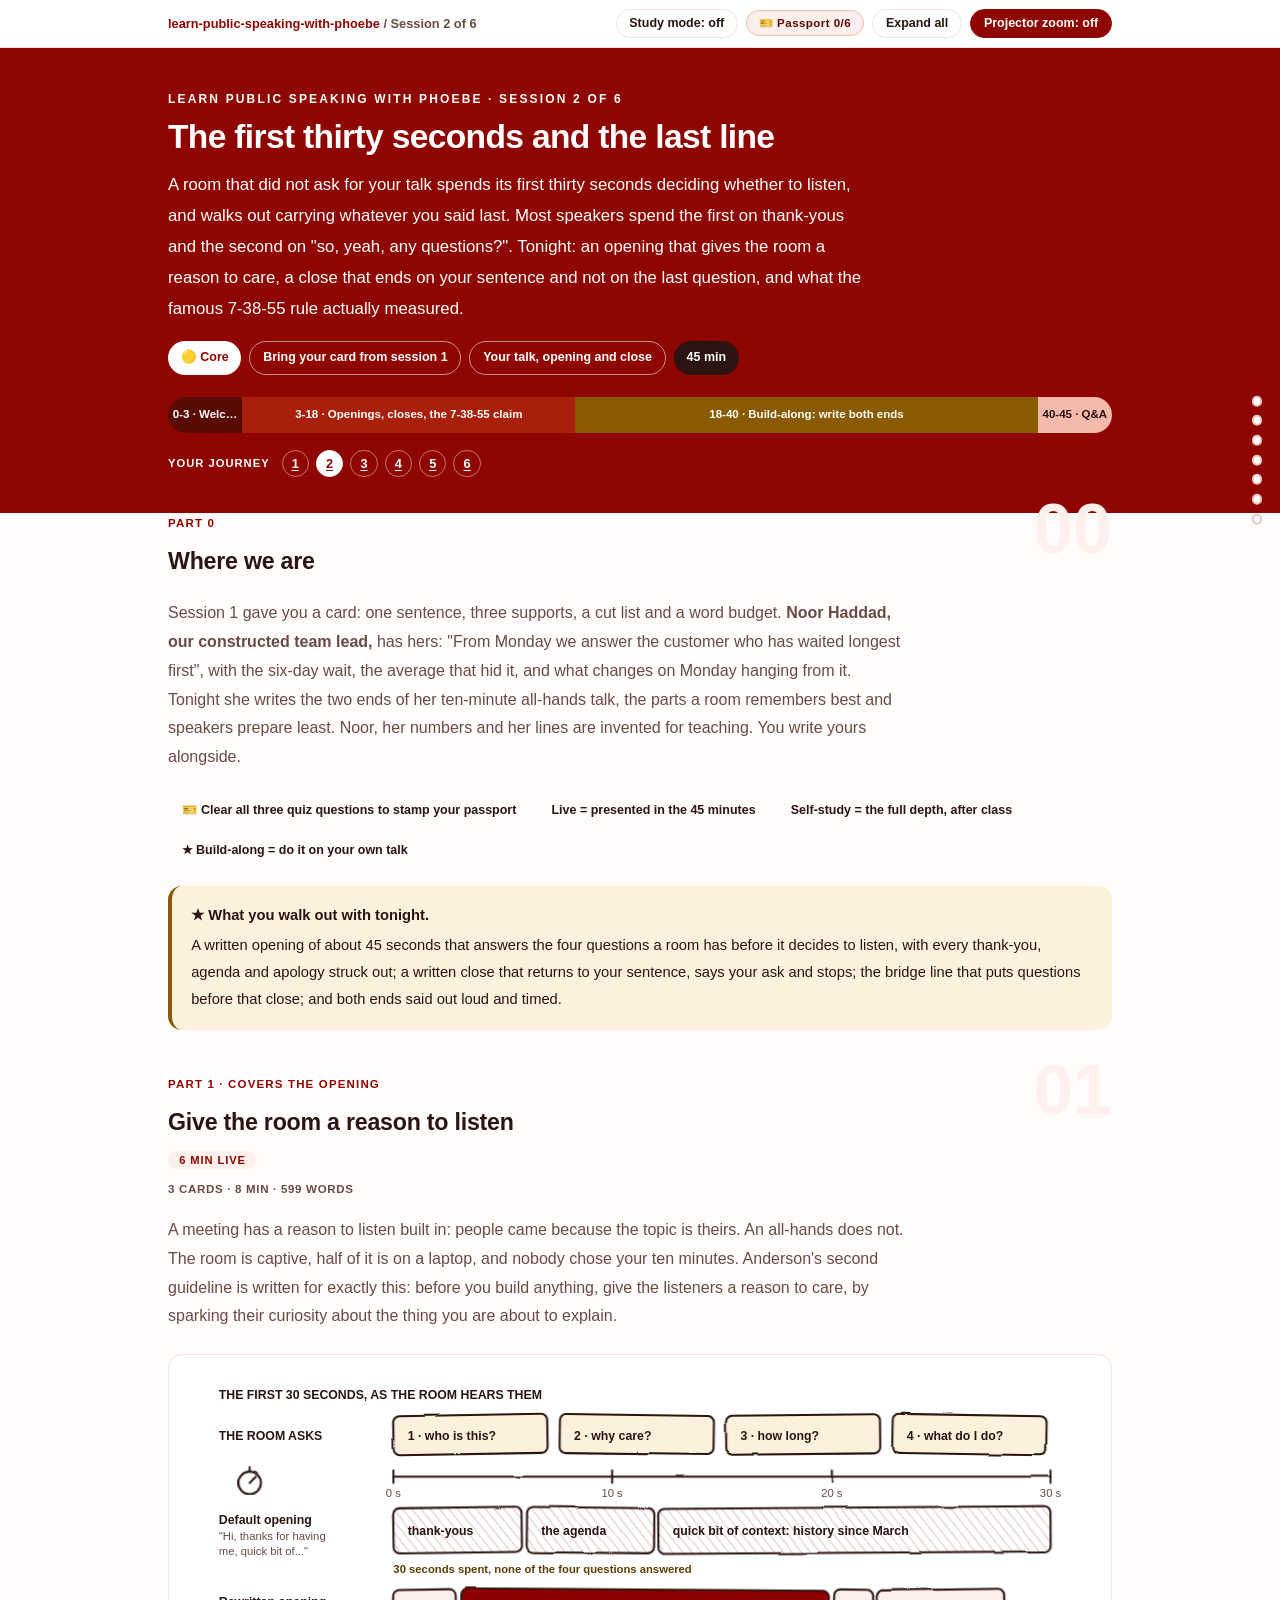
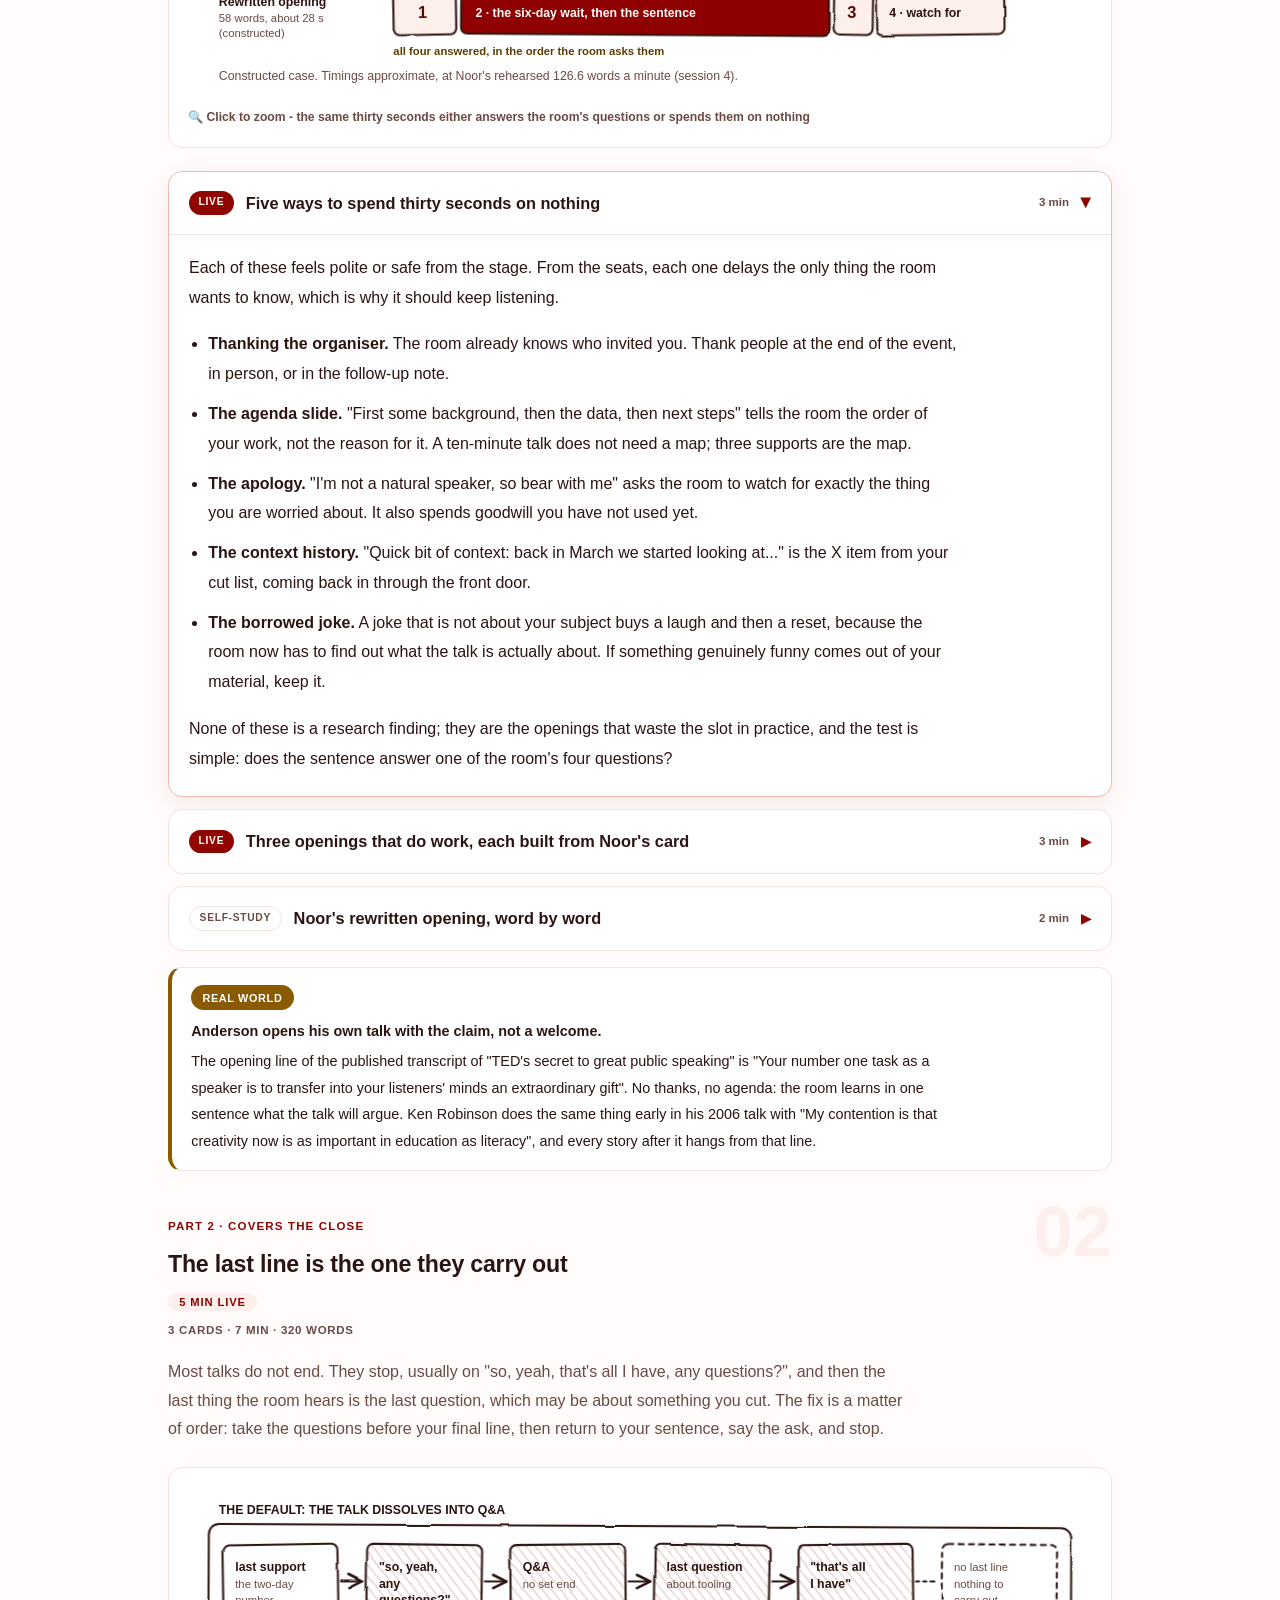
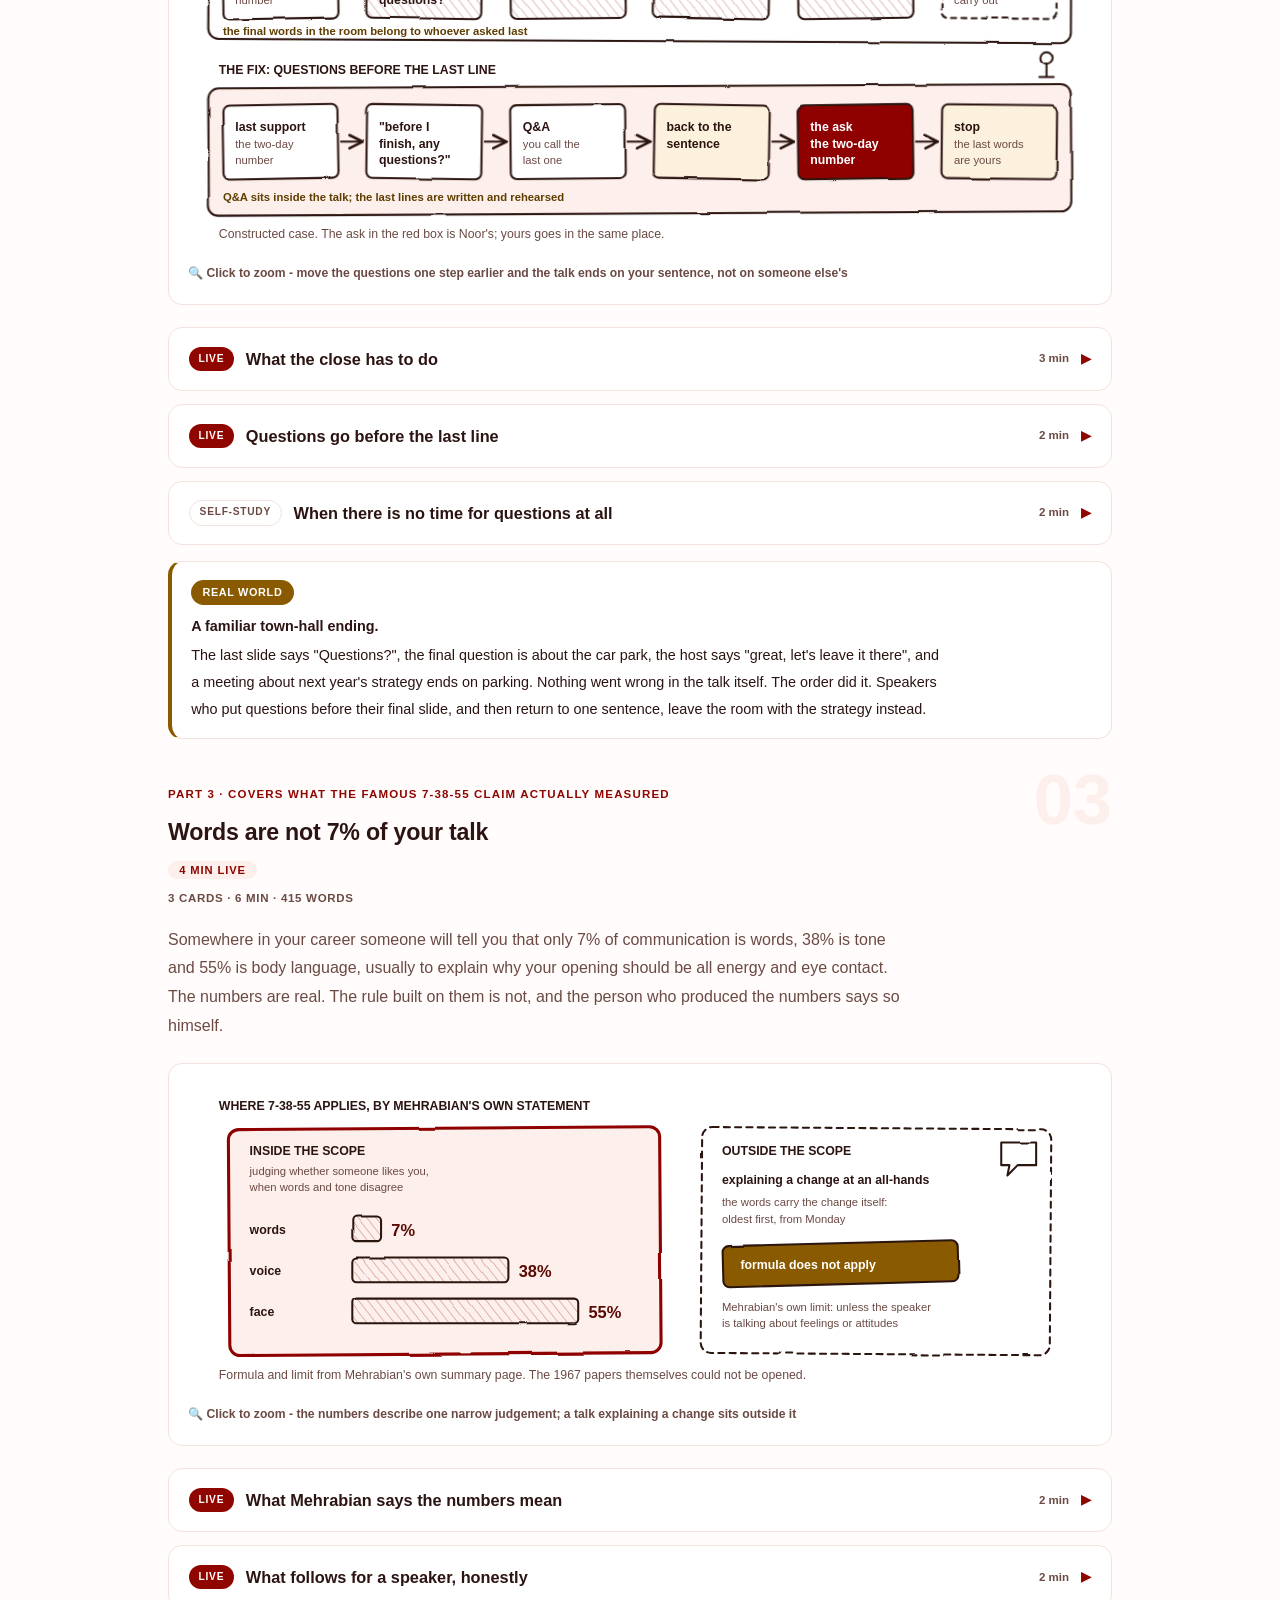
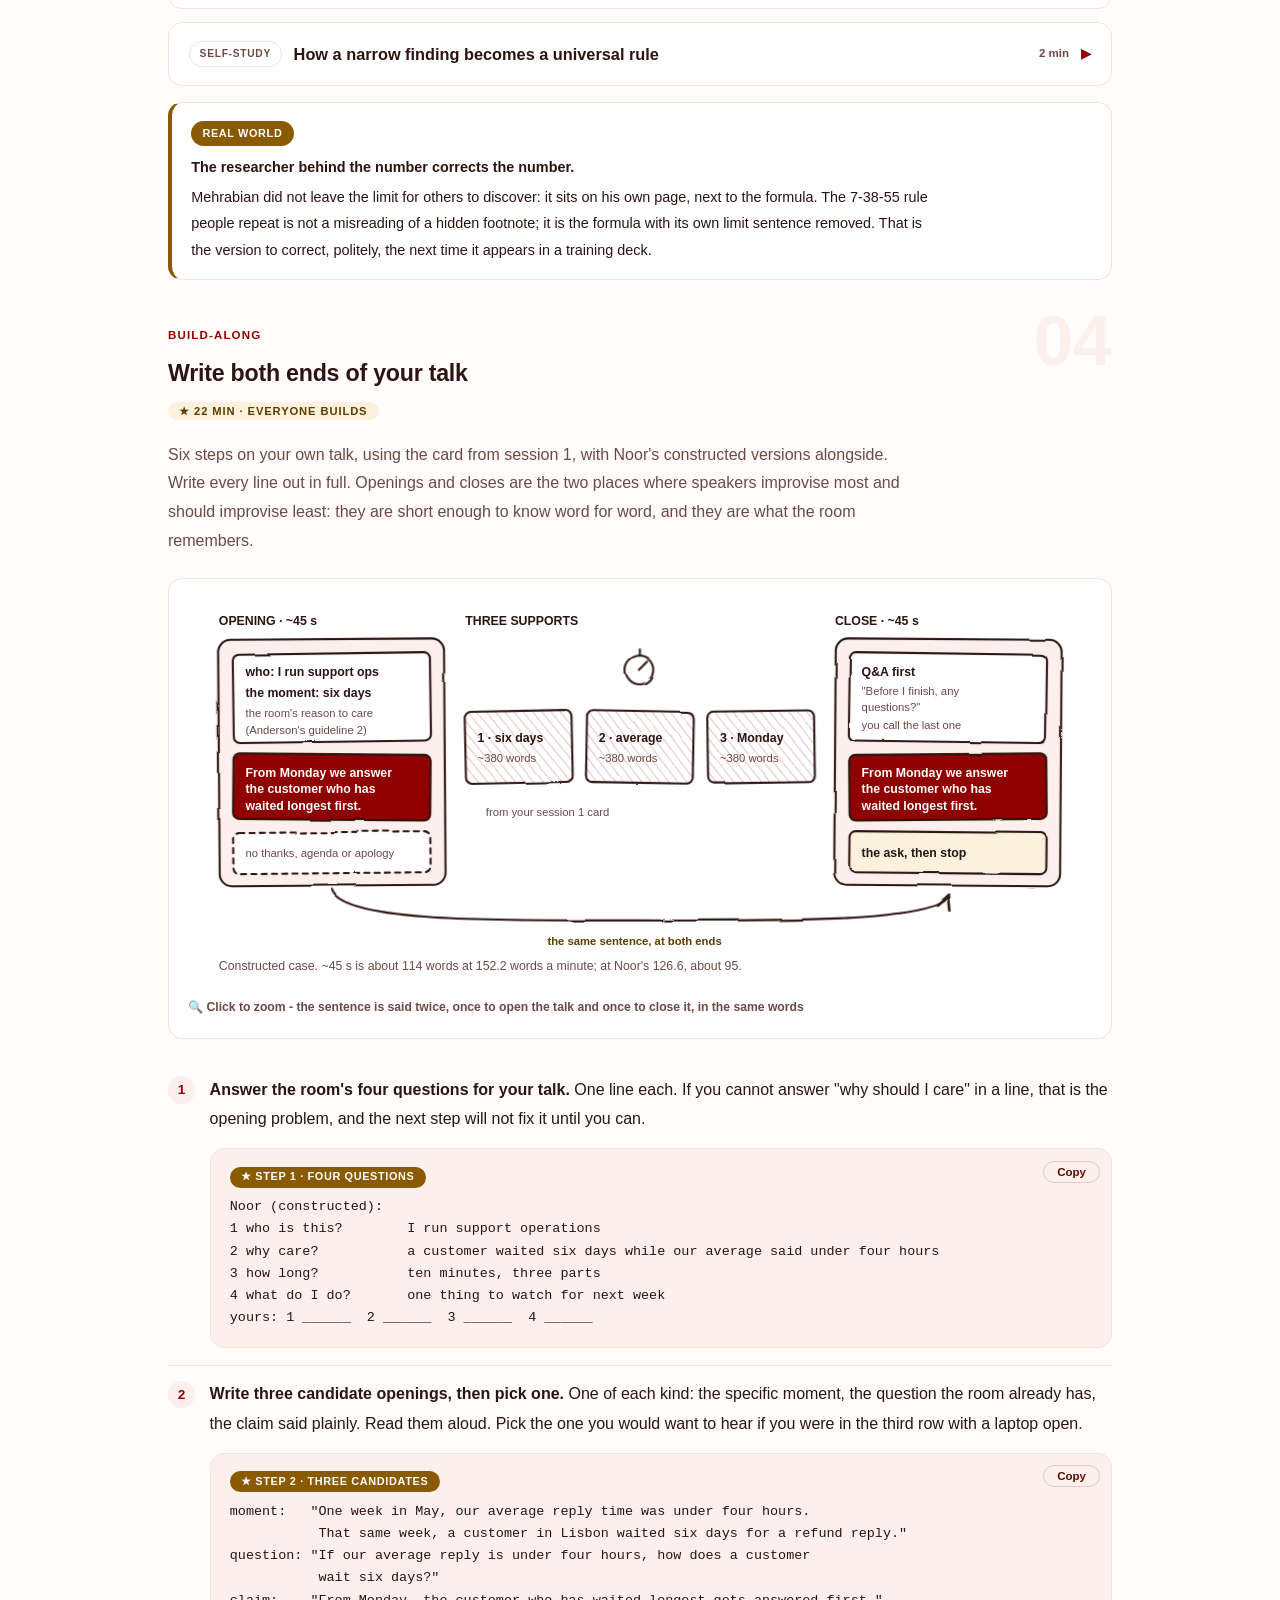
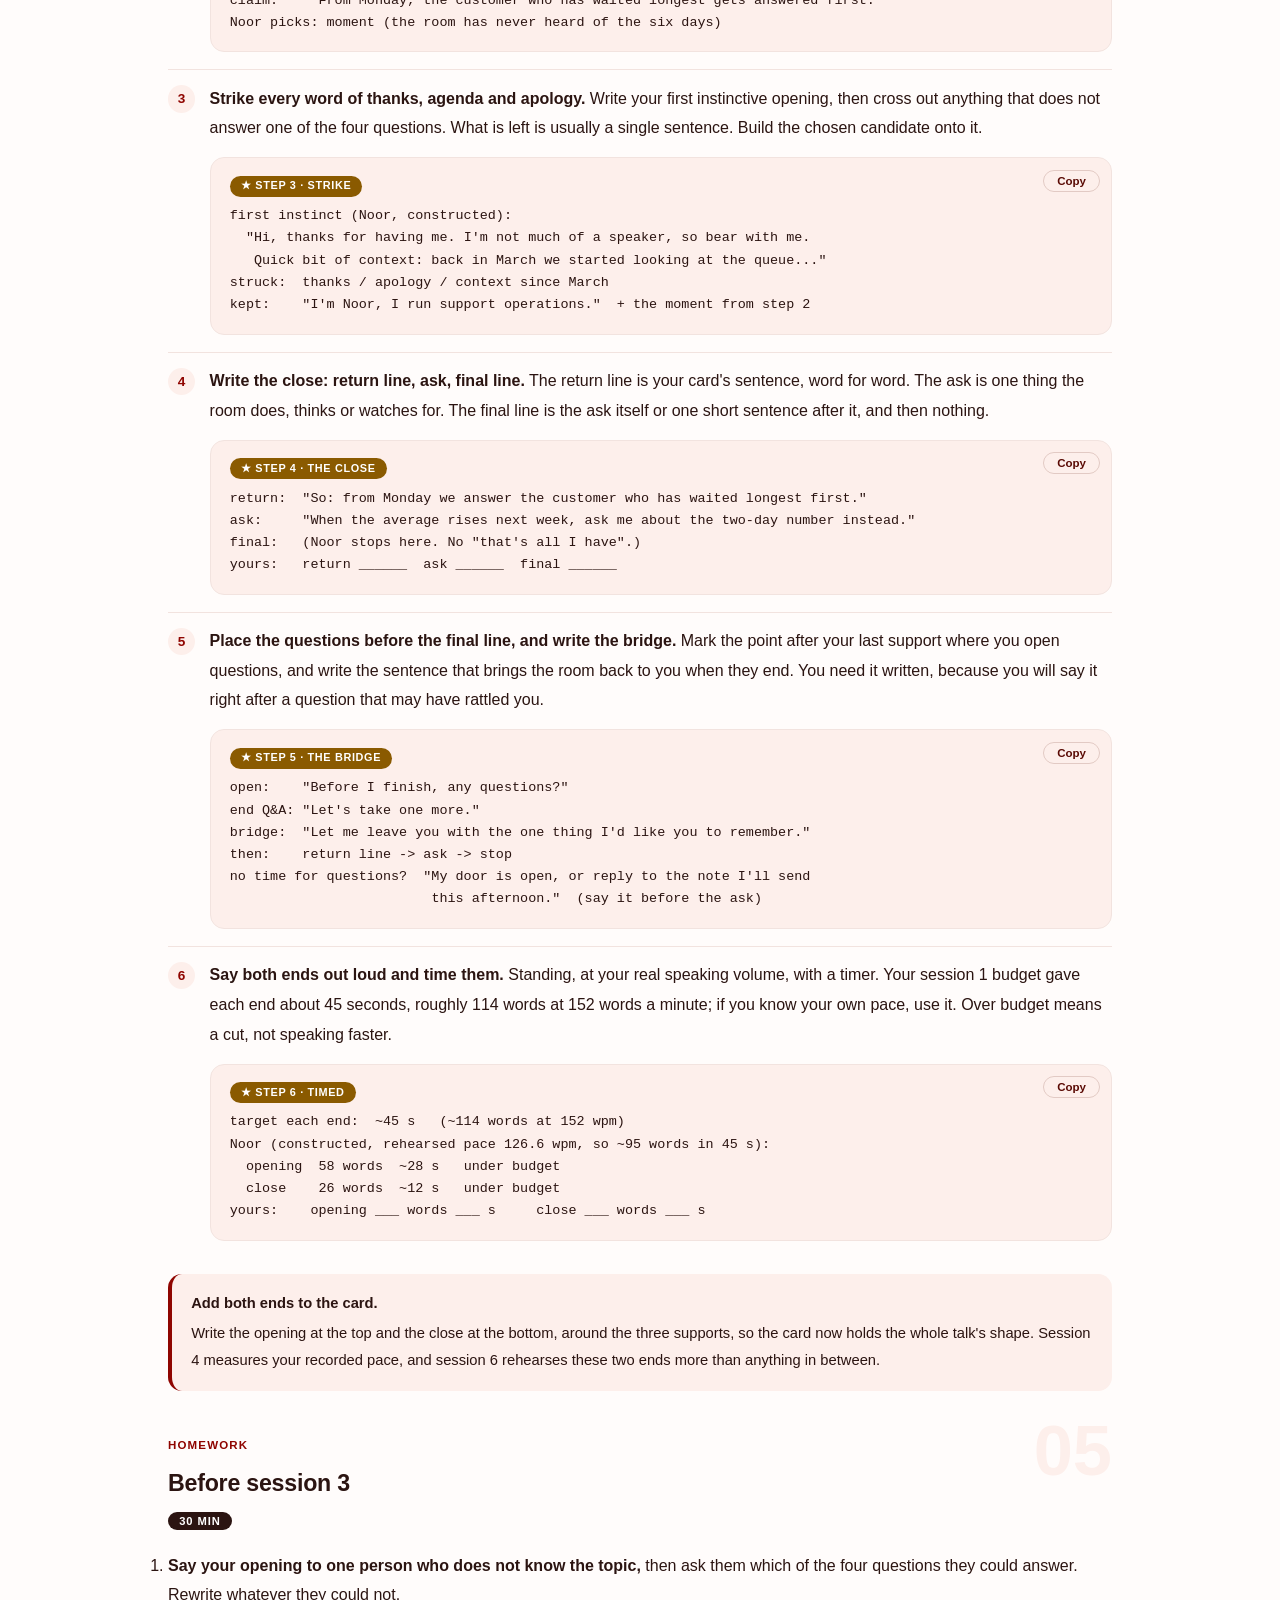
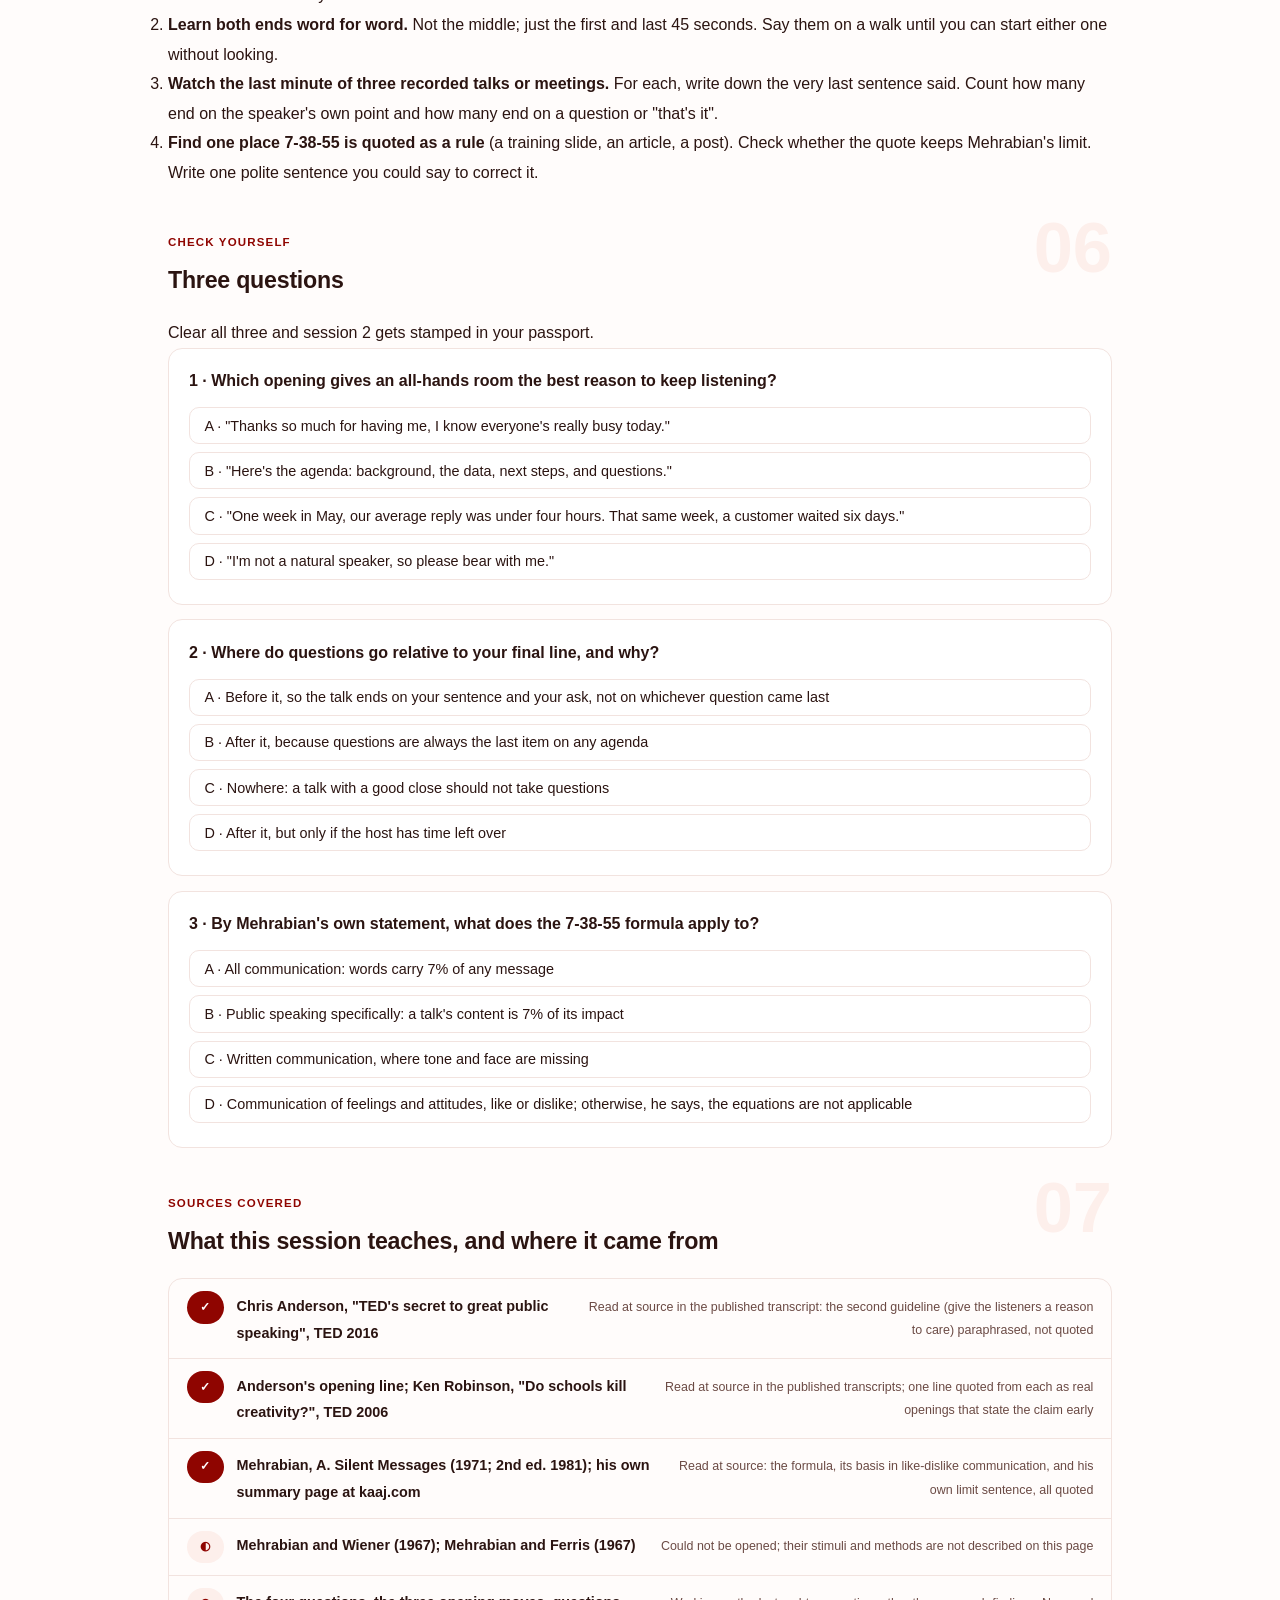
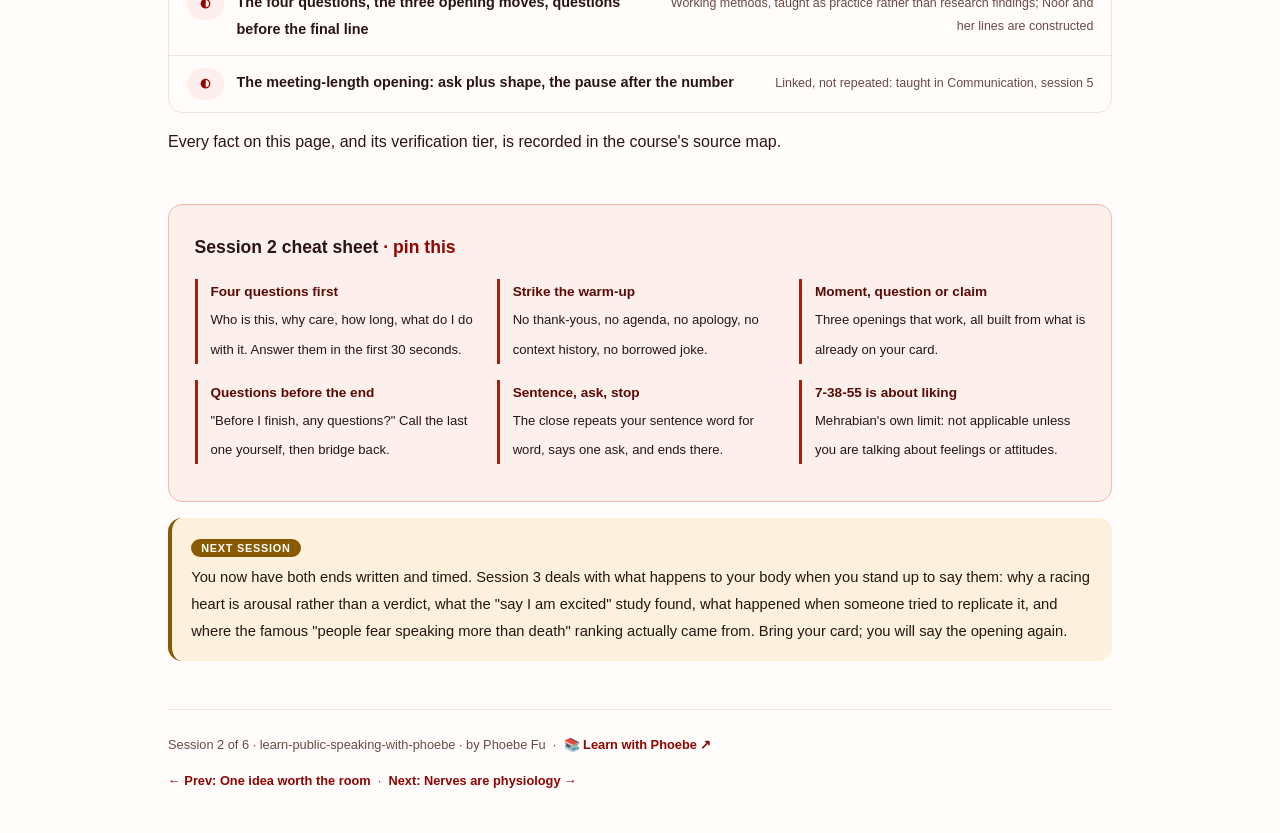
<file: courses/02-the-first-thirty-seconds.html>
<!DOCTYPE html>
<html lang="en">
<head>
<meta charset="UTF-8">
<meta name="viewport" content="width=device-width, initial-scale=1.0">
<!-- social:start -->
<meta name="description" content="Session 2 of 6. The two ends of a room-sized talk: an opening that gives the room a reason to listen, a close that ends on your sentence instead of the last question, and what the famous 7-38-55 claim actually measured, by Mehrabian's own statement.">
<meta property="og:type" content="article">
<meta property="og:site_name" content="Learn with Phoebe">
<meta property="og:title" content="The first thirty seconds and the last line - learn public speaking with phoebe">
<meta property="og:description" content="Session 2 of 6. Openings that earn the room, closes that end on your sentence, and the real scope of 7-38-55.">
<meta property="og:url" content="https://phoebefu6.github.io/learn-public-speaking-with-phoebe/courses/02-the-first-thirty-seconds.html">
<meta property="og:image" content="https://phoebefu6.github.io/learn-public-speaking-with-phoebe/assets/og-cover.png">
<meta property="og:image:width" content="1200">
<meta property="og:image:height" content="630">
<meta name="twitter:card" content="summary_large_image">
<meta name="twitter:title" content="The first thirty seconds and the last line - learn public speaking with phoebe">
<meta name="twitter:description" content="Session 2 of 6. Write both ends of your talk; take questions before the last line.">
<meta name="twitter:image" content="https://phoebefu6.github.io/learn-public-speaking-with-phoebe/assets/og-cover.png">
<!-- social:end -->
<title>Session 2 · The first thirty seconds and the last line - learn public speaking with phoebe</title>
<link rel="stylesheet" href="../assets/style.css?v=19">
</head>
<body>

<div class="toolbar">
  <div class="wrap">
    <span class="crumb"><a href="../index.html">learn-public-speaking-with-phoebe</a> / Session 2 of 6</span>
    <button class="btn" id="toggle-all" type="button">Expand all</button>
    <button class="btn primary" id="zoom-toggle" type="button">Projector zoom: off</button>
  </div>
</div>

<header class="masthead">
  <div class="wrap">
    <div class="eyebrow">Learn Public Speaking with Phoebe · Session 2 of 6</div>
    <h1>The first thirty seconds and <span class="accent">the last line</span></h1>
    <p class="sub">A room that did not ask for your talk spends its first thirty seconds deciding whether to listen, and walks out carrying whatever you said last. Most speakers spend the first on thank-yous and the second on "so, yeah, any questions?". Tonight: an opening that gives the room a reason to care, a close that ends on your sentence and not on the last question, and what the famous 7-38-55 rule actually measured.</p>
    <div class="chip-row">
      <span class="chip level">🟡 Core</span>
      <span class="chip audience">Bring your card from session 1</span>
      <span class="chip audience">Your talk, opening and close</span>
      <span class="chip time">45 min</span>
    </div>
    <div class="agenda">
      <span class="a1" style="flex:1">0-3 · Welcome</span>
      <span class="a2" style="flex:5">3-18 · Openings, closes, the 7-38-55 claim</span>
      <span class="a3" style="flex:7">18-40 · Build-along: write both ends</span>
      <span class="a4" style="flex:1">40-45 · Q&amp;A</span>
    </div>
  </div>
</header>

<main class="wrap">

  <section class="section" id="intro">
    <div class="section-kicker">
      <span class="klabel">Part 0</span>
      <h2>Where we are</h2>
    </div>
    <p class="lede">Session 1 gave you a card: one sentence, three supports, a cut list and a word budget. <strong>Noor Haddad, our constructed team lead,</strong> has hers: "From Monday we answer the customer who has waited longest first", with the six-day wait, the average that hid it, and what changes on Monday hanging from it. Tonight she writes the two ends of her ten-minute all-hands talk, the parts a room remembers best and speakers prepare least. Noor, her numbers and her lines are invented for teaching. You write yours alongside.</p>

    <div class="legend">
      <span class="pill">🎫 Clear all three quiz questions to stamp your passport</span>
      <span class="pill">Live = presented in the 45 minutes</span>
      <span class="pill">Self-study = the full depth, after class</span>
      <span class="pill">★ Build-along = do it on your own talk</span>
    </div>

    <div class="callout win">
      <p><strong>★ What you walk out with tonight.</strong> A written opening of about 45 seconds that answers the four questions a room has before it decides to listen, with every thank-you, agenda and apology struck out; a written close that returns to your sentence, says your ask and stops; the bridge line that puts questions before that close; and both ends said out loud and timed.</p>
    </div>
  </section>

  <section class="section" id="part-1">
    <div class="section-kicker">
      <span class="klabel">Part 1 · covers the opening</span>
      <h2>Give the room a reason to listen</h2>
      <span class="tag concept">6 min live</span>
    </div>
    <p class="lede">A meeting has a reason to listen built in: people came because the topic is theirs. An all-hands does not. The room is captive, half of it is on a laptop, and nobody chose your ten minutes. Anderson's second guideline is written for exactly this: before you build anything, give the listeners a reason to care, by sparking their curiosity about the thing you are about to explain.</p>

    <figure class="zoomable">
      <svg viewBox="0 0 880 314" xmlns="http://www.w3.org/2000/svg" role="img" aria-label="A 30-second timeline with the four questions a room asks: who is this, why care, how long, what do I do. Noor's default opening spends 0 to 6 seconds on thank-yous, 6 to 12 on the agenda and 12 to 30 on context since March, answering none of the four. Her rewritten opening answers who in the first 3 seconds, why care from 3 to 20 seconds with the six-day wait and her sentence, how long from 20 to 22, and what to do with it from 22 to 28, all four in order in about 28 seconds.">
        <defs>
          <filter id="s2aSk" x="-3%" y="-3%" width="106%" height="106%"><feTurbulence type="fractalNoise" baseFrequency="0.02" numOctaves="2" seed="31" result="n"/><feDisplacementMap in="SourceGraphic" in2="n" scale="2.4" xChannelSelector="R" yChannelSelector="G"/></filter>
          <pattern id="s2aHc" patternUnits="userSpaceOnUse" width="7" height="7" patternTransform="rotate(-38)"><line x1="0" y1="0" x2="0" y2="7" stroke="#8F0500" stroke-width="1" opacity=".5"/></pattern>
          <marker id="s2aAr" viewBox="0 0 10 10" refX="9" refY="5" markerWidth="8" markerHeight="8" orient="auto"><path d="M1 1 L9 5 L1 9" fill="none" stroke="#2B1411" stroke-width="1.6" stroke-linecap="round"/></marker>
        </defs>
        <style>
          .s2aH { font: 800 12px Inter, sans-serif; fill: #2B1411; }
          .s2aL { font: 600 12px Inter, sans-serif; fill: #2B1411; }
          .s2aS { font: 400 11px Inter, sans-serif; fill: #6B4A44; }
          .s2aB { font: 800 11px Inter, sans-serif; fill: #5E3D00; }
          .s2aV { font: 800 16px Inter, sans-serif; fill: #5A0A04; }
          .s2aW { font: 800 12px Inter, sans-serif; fill: #FFFFFF; }
          .s2aN { font: 400 12px Inter, sans-serif; fill: #6B4A44; }
        </style>

        <text class="s2aH" x="30" y="24">THE FIRST 30 SECONDS, AS THE ROOM HEARS THEM</text>

        <g filter="url(#s2aSk)" fill="none" stroke="#2B1411" stroke-width="2" stroke-linecap="round" stroke-linejoin="round">
          <!-- the four questions -->
          <rect x="200" y="40" width="150" height="38" rx="6" fill="#FBF1DC" transform="rotate(-1 275 59)"/>
          <rect x="362" y="40" width="150" height="38" rx="6" fill="#FBF1DC" transform="rotate(0.8 437 59)"/>
          <rect x="524" y="40" width="150" height="38" rx="6" fill="#FBF1DC" transform="rotate(-0.6 599 59)"/>
          <rect x="686" y="40" width="150" height="38" rx="6" fill="#FBF1DC" transform="rotate(1 761 59)"/>
          <!-- stopwatch doodle -->
          <circle cx="60" cy="106" r="11" fill="#FFFFFF"/>
          <path d="M60 106 L66 100"/>
          <path d="M60 91 L60 95"/>
          <!-- time axis -->
          <path d="M200 100 L840 100"/>
          <path d="M200 94 L200 106"/>
          <path d="M413 94 L413 106"/>
          <path d="M627 94 L627 106"/>
          <path d="M840 94 L840 106"/>
          <!-- lane 1: default -->
          <rect x="200" y="130" width="125" height="44" rx="6" fill="url(#s2aHc)" transform="rotate(-0.8 262 152)"/>
          <rect x="330" y="130" width="124" height="44" rx="6" fill="url(#s2aHc)" transform="rotate(0.6 392 152)"/>
          <rect x="458" y="130" width="382" height="44" rx="6" fill="url(#s2aHc)" transform="rotate(-0.4 649 152)"/>
          <!-- lane 2: rewritten -->
          <rect x="200" y="210" width="61" height="44" rx="6" fill="#FDEFEB" transform="rotate(-1 230 232)"/>
          <rect x="266" y="210" width="358" height="44" rx="6" fill="#8F0500" transform="rotate(0.4 445 232)"/>
          <rect x="629" y="210" width="38" height="44" rx="6" fill="#FDEFEB" transform="rotate(1 648 232)"/>
          <rect x="671" y="210" width="124" height="44" rx="6" fill="#FDEFEB" transform="rotate(-0.8 733 232)"/>
        </g>

        <text class="s2aH" x="30" y="64">THE ROOM ASKS</text>
        <text class="s2aL" x="214" y="64">1 · who is this?</text>
        <text class="s2aL" x="376" y="64">2 · why care?</text>
        <text class="s2aL" x="538" y="64">3 · how long?</text>
        <text class="s2aL" x="700" y="64">4 · what do I do?</text>
        <text class="s2aS" x="200" y="120" text-anchor="middle">0 s</text>
        <text class="s2aS" x="413" y="120" text-anchor="middle">10 s</text>
        <text class="s2aS" x="627" y="120" text-anchor="middle">20 s</text>
        <text class="s2aS" x="840" y="120" text-anchor="middle">30 s</text>

        <text class="s2aL" x="30" y="146">Default opening</text>
        <text class="s2aS" x="30" y="162">"Hi, thanks for having</text>
        <text class="s2aS" x="30" y="176">me, quick bit of..."</text>
        <text class="s2aL" x="214" y="157">thank-yous</text>
        <text class="s2aL" x="344" y="157">the agenda</text>
        <text class="s2aL" x="472" y="157">quick bit of context: history since March</text>
        <text class="s2aB" x="200" y="194">30 seconds spent, none of the four questions answered</text>

        <text class="s2aL" x="30" y="226">Rewritten opening</text>
        <text class="s2aS" x="30" y="242">58 words, about 28 s</text>
        <text class="s2aS" x="30" y="256">(constructed)</text>
        <text class="s2aV" x="224" y="238">1</text>
        <text class="s2aW" x="280" y="237">2 · the six-day wait, then the sentence</text>
        <text class="s2aV" x="642" y="238">3</text>
        <text class="s2aL" x="683" y="237">4 · watch for</text>
        <text class="s2aB" x="200" y="274">all four answered, in the order the room asks them</text>

        <text class="s2aN" x="30" y="298">Constructed case. Timings approximate, at Noor's rehearsed 126.6 words a minute (session 4).</text>
      </svg>
      <figcaption>🔍 Click to zoom - the same thirty seconds either answers the room's questions or spends them on nothing</figcaption>
    </figure>

    <details class="card" open>
      <summary><span class="mode live">Live</span>Five ways to spend thirty seconds on nothing<span class="mini">3 min</span><span class="caret">▶</span></summary>
      <div class="body">
        <p>Each of these feels polite or safe from the stage. From the seats, each one delays the only thing the room wants to know, which is why it should keep listening.</p>
        <ul>
          <li><strong>Thanking the organiser.</strong> The room already knows who invited you. Thank people at the end of the event, in person, or in the follow-up note.</li>
          <li><strong>The agenda slide.</strong> "First some background, then the data, then next steps" tells the room the order of your work, not the reason for it. A ten-minute talk does not need a map; three supports are the map.</li>
          <li><strong>The apology.</strong> "I'm not a natural speaker, so bear with me" asks the room to watch for exactly the thing you are worried about. It also spends goodwill you have not used yet.</li>
          <li><strong>The context history.</strong> "Quick bit of context: back in March we started looking at..." is the X item from your cut list, coming back in through the front door.</li>
          <li><strong>The borrowed joke.</strong> A joke that is not about your subject buys a laugh and then a reset, because the room now has to find out what the talk is actually about. If something genuinely funny comes out of your material, keep it.</li>
        </ul>
        <p>None of these is a research finding; they are the openings that waste the slot in practice, and the test is simple: does the sentence answer one of the room's four questions?</p>
      </div>
    </details>

    <details class="card">
      <summary><span class="mode live">Live</span>Three openings that do work, each built from Noor's card<span class="mini">3 min</span><span class="caret">▶</span></summary>
      <div class="body">
        <p>All three are built from material already on the card. The opening is not new content; it is the most interesting part of what you have, moved to the front.</p>
        <ul>
          <li><strong>The specific moment.</strong> "One week in May, our average reply time was under four hours. That same week, a customer in Lisbon waited six days for a refund reply." One time, one place, one person, one number. Curiosity comes from the gap between the two facts.</li>
          <li><strong>The question the room already has.</strong> "If our average reply is under four hours, how does a customer wait six days?" It works only if the room would genuinely ask it once they heard the two numbers; a question nobody has is a quiz.</li>
          <li><strong>The claim, said plainly.</strong> "From Monday, the customer who has waited longest gets answered first." The throughline itself, first. It is the bravest of the three and the right one when the room is senior and impatient.</li>
        </ul>
        <p>The four questions in the figure (who is this, why care, how long, what do I do with it) are a working model for checking an opening, not a measured fact about audiences. The meeting-length version of an opening, the ask plus the shape and the pause after the number, is taught in <a href="https://phoebefu6.github.io/learn-communication-with-phoebe/courses/05-the-spoken-version.html">Communication, session 5 ↗</a>. This page does not repeat it: a room-sized talk needs the same discipline plus a reason to care, because the room did not come for you.</p>
      </div>
    </details>

    <details class="card">
      <summary><span class="mode self">Self-study</span>Noor's rewritten opening, word by word<span class="mini">2 min</span><span class="caret">▶</span></summary>
      <div class="body">
        <p>Constructed, 58 words: "I'm Noor, I run support operations. One week in May, our average reply time was under four hours. That same week, a customer in Lisbon waited six days for a refund reply. From Monday, we answer the customer who has waited longest first. Ten minutes: why the average hid her, what changes, and one thing to watch for."</p>
        <p>Who she is takes six words. Why the room should care takes the two facts and the sentence. How long is two words. What to do with it is a promise of one thing to watch for, which the close will pay off. At her rehearsed pace of 126.6 words a minute that is about 28 seconds, well inside the 45-second opening her session 1 budget allowed.</p>
      </div>
    </details>

    <div class="callout example">
      <span class="ex-pill">Real world</span>
      <p><strong>Anderson opens his own talk with the claim, not a welcome.</strong> The opening line of the published transcript of "TED's secret to great public speaking" is "Your number one task as a speaker is to transfer into your listeners' minds an extraordinary gift". No thanks, no agenda: the room learns in one sentence what the talk will argue. Ken Robinson does the same thing early in his 2006 talk with "My contention is that creativity now is as important in education as literacy", and every story after it hangs from that line.</p>
    </div>
  </section>

  <section class="section" id="part-2">
    <div class="section-kicker">
      <span class="klabel">Part 2 · covers the close</span>
      <h2>The last line is the one they carry out</h2>
      <span class="tag concept">5 min live</span>
    </div>
    <p class="lede">Most talks do not end. They stop, usually on "so, yeah, that's all I have, any questions?", and then the last thing the room hears is the last question, which may be about something you cut. The fix is a matter of order: take the questions before your final line, then return to your sentence, say the ask, and stop.</p>

    <figure class="zoomable">
      <svg viewBox="0 0 880 356" xmlns="http://www.w3.org/2000/svg" role="img" aria-label="Two sequences for the end of a talk. The default: last support, then so yeah any questions, then open-ended Q and A, then a last question about tooling, then that's all I have, and no last line, so the final words belong to whoever asked last. The fix: last support, then before I finish any questions, then Q and A where the speaker calls the last one, then back to the sentence, then the ask about the two-day number, highlighted, then stop.">
        <defs>
          <filter id="s2bSk" x="-3%" y="-3%" width="106%" height="106%"><feTurbulence type="fractalNoise" baseFrequency="0.02" numOctaves="2" seed="37" result="n"/><feDisplacementMap in="SourceGraphic" in2="n" scale="2.4" xChannelSelector="R" yChannelSelector="G"/></filter>
          <pattern id="s2bHc" patternUnits="userSpaceOnUse" width="7" height="7" patternTransform="rotate(-38)"><line x1="0" y1="0" x2="0" y2="7" stroke="#8F0500" stroke-width="1" opacity=".5"/></pattern>
          <marker id="s2bAr" viewBox="0 0 10 10" refX="9" refY="5" markerWidth="8" markerHeight="8" orient="auto"><path d="M1 1 L9 5 L1 9" fill="none" stroke="#2B1411" stroke-width="1.6" stroke-linecap="round"/></marker>
        </defs>
        <style>
          .s2bH { font: 800 12px Inter, sans-serif; fill: #2B1411; }
          .s2bL { font: 600 12px Inter, sans-serif; fill: #2B1411; }
          .s2bS { font: 400 11px Inter, sans-serif; fill: #6B4A44; }
          .s2bB { font: 800 11px Inter, sans-serif; fill: #5E3D00; }
          .s2bW { font: 800 12px Inter, sans-serif; fill: #FFFFFF; }
          .s2bN { font: 400 12px Inter, sans-serif; fill: #6B4A44; }
        </style>

        <text class="s2bH" x="30" y="26">THE DEFAULT: THE TALK DISSOLVES INTO Q&amp;A</text>
        <text class="s2bH" x="30" y="182">THE FIX: QUESTIONS BEFORE THE LAST LINE</text>

        <g filter="url(#s2bSk)" fill="none" stroke="#2B1411" stroke-width="2" stroke-linecap="round" stroke-linejoin="round">
          <rect x="20" y="38" width="840" height="112" rx="10" fill="#FFFFFF" transform="rotate(0.3 440 94)"/>
          <rect x="20" y="194" width="840" height="124" rx="10" fill="#FDEFEB" transform="rotate(-0.3 440 256)"/>
          <!-- microphone doodle -->
          <circle cx="836" cy="166" r="6" fill="#FFFFFF"/>
          <path d="M836 172 L836 184"/>
          <path d="M829 185 L843 185"/>
          <!-- default row -->
          <rect x="34" y="56" width="112" height="72" rx="6" fill="#FFFFFF" transform="rotate(-1 90 92)"/>
          <rect x="174" y="56" width="112" height="72" rx="6" fill="url(#s2bHc)" transform="rotate(0.8 230 92)"/>
          <rect x="314" y="56" width="112" height="72" rx="6" fill="url(#s2bHc)" transform="rotate(-0.6 370 92)"/>
          <rect x="454" y="56" width="112" height="72" rx="6" fill="url(#s2bHc)" transform="rotate(1 510 92)"/>
          <rect x="594" y="56" width="112" height="72" rx="6" fill="url(#s2bHc)" transform="rotate(-0.8 650 92)"/>
          <rect x="734" y="56" width="112" height="72" rx="6" fill="#FFFFFF" stroke-dasharray="5 5" transform="rotate(0.6 790 92)"/>
          <path d="M149 92 L170 92" marker-end="url(#s2bAr)"/>
          <path d="M289 92 L310 92" marker-end="url(#s2bAr)"/>
          <path d="M429 92 L450 92" marker-end="url(#s2bAr)"/>
          <path d="M569 92 L590 92" marker-end="url(#s2bAr)"/>
          <path d="M709 92 L730 92" stroke-dasharray="3 4"/>
          <!-- fixed row -->
          <rect x="34" y="212" width="112" height="72" rx="6" fill="#FFFFFF" transform="rotate(-1 90 248)"/>
          <rect x="174" y="212" width="112" height="72" rx="6" fill="#FFFFFF" transform="rotate(0.8 230 248)"/>
          <rect x="314" y="212" width="112" height="72" rx="6" fill="#FFFFFF" transform="rotate(-0.6 370 248)"/>
          <rect x="454" y="212" width="112" height="72" rx="6" fill="#FBF1DC" transform="rotate(1 510 248)"/>
          <rect x="594" y="212" width="112" height="72" rx="6" fill="#8F0500" transform="rotate(-0.8 650 248)"/>
          <rect x="734" y="212" width="112" height="72" rx="6" fill="#FBF1DC" transform="rotate(0.6 790 248)"/>
          <path d="M149 248 L170 248" marker-end="url(#s2bAr)"/>
          <path d="M289 248 L310 248" marker-end="url(#s2bAr)"/>
          <path d="M429 248 L450 248" marker-end="url(#s2bAr)"/>
          <path d="M569 248 L590 248" marker-end="url(#s2bAr)"/>
          <path d="M709 248 L730 248" marker-end="url(#s2bAr)"/>
        </g>

        <text class="s2bL" x="46" y="82">last support</text>
        <text class="s2bS" x="46" y="98">the two-day</text>
        <text class="s2bS" x="46" y="114">number</text>
        <text class="s2bL" x="186" y="82">"so, yeah,</text>
        <text class="s2bL" x="186" y="98">any</text>
        <text class="s2bL" x="186" y="114">questions?"</text>
        <text class="s2bL" x="326" y="82">Q&amp;A</text>
        <text class="s2bS" x="326" y="98">no set end</text>
        <text class="s2bL" x="466" y="82">last question</text>
        <text class="s2bS" x="466" y="98">about tooling</text>
        <text class="s2bL" x="606" y="82">"that's all</text>
        <text class="s2bL" x="606" y="98">I have"</text>
        <text class="s2bS" x="746" y="82">no last line</text>
        <text class="s2bS" x="746" y="98">nothing to</text>
        <text class="s2bS" x="746" y="114">carry out</text>
        <text class="s2bB" x="34" y="144">the final words in the room belong to whoever asked last</text>

        <text class="s2bL" x="46" y="238">last support</text>
        <text class="s2bS" x="46" y="254">the two-day</text>
        <text class="s2bS" x="46" y="270">number</text>
        <text class="s2bL" x="186" y="238">"before I</text>
        <text class="s2bL" x="186" y="254">finish, any</text>
        <text class="s2bL" x="186" y="270">questions?"</text>
        <text class="s2bL" x="326" y="238">Q&amp;A</text>
        <text class="s2bS" x="326" y="254">you call the</text>
        <text class="s2bS" x="326" y="270">last one</text>
        <text class="s2bL" x="466" y="238">back to the</text>
        <text class="s2bL" x="466" y="254">sentence</text>
        <text class="s2bW" x="606" y="238">the ask</text>
        <text class="s2bW" x="606" y="254">the two-day</text>
        <text class="s2bW" x="606" y="270">number</text>
        <text class="s2bL" x="746" y="238">stop</text>
        <text class="s2bS" x="746" y="254">the last words</text>
        <text class="s2bS" x="746" y="270">are yours</text>
        <text class="s2bB" x="34" y="306">Q&amp;A sits inside the talk; the last lines are written and rehearsed</text>

        <text class="s2bN" x="30" y="342">Constructed case. The ask in the red box is Noor's; yours goes in the same place.</text>
      </svg>
      <figcaption>🔍 Click to zoom - move the questions one step earlier and the talk ends on your sentence, not on someone else's</figcaption>
    </figure>

    <details class="card">
      <summary><span class="mode live">Live</span>What the close has to do<span class="mini">3 min</span><span class="caret">▶</span></summary>
      <div class="body">
        <p>Three jobs, in this order, and nothing after them:</p>
        <ul>
          <li><strong>Return to the throughline.</strong> Say the sentence from your card again, in the same words. Repetition that feels clumsy on the page is what a listener needs: it tells them which of the last ten minutes was the point.</li>
          <li><strong>Say the ask.</strong> One thing the room should do, think or watch for. Noor's (constructed): "When the average rises next week, ask me about the two-day number instead." It turns a coming bad number into something the room expects, and it pays off the "one thing to watch for" her opening promised.</li>
          <li><strong>Stop.</strong> No "so, yeah". No "that's all I have". No summary of the summary. Stand still for a beat after the last word; the room will know it was the end because you did.</li>
        </ul>
      </div>
    </details>

    <details class="card">
      <summary><span class="mode live">Live</span>Questions go before the last line<span class="mini">2 min</span><span class="caret">▶</span></summary>
      <div class="body">
        <p>Questions are not the end of a talk; they are a section of it. Announce them after your last support: "Before I finish, any questions?" Take them, and when time is up, call the last one yourself. Then bridge back: "Let me leave you with the one thing I'd like you to remember." Then the sentence, the ask, and stop.</p>
        <p>This order costs nothing and protects the most valuable seconds of the slot. Without it, the last thing a room hears is decided by whoever had the last question, and it is often about the detail you cut on purpose. Handling hard questions well is session 6; tonight is only about where they sit.</p>
      </div>
    </details>

    <details class="card">
      <summary><span class="mode self">Self-study</span>When there is no time for questions at all<span class="mini">2 min</span><span class="caret">▶</span></summary>
      <div class="body">
        <p>All-hands slots often run late and the host cuts questions. Write the close so it stands without them: your last support leads straight into "So:" and the sentence. Then point to where questions can go instead ("my door, or reply to the note I'll send this afternoon"), and that line goes before the ask, not after it. The note is the one-page handout you built from your cut list in session 1.</p>
      </div>
    </details>

    <div class="callout example">
      <span class="ex-pill">Real world</span>
      <p><strong>A familiar town-hall ending.</strong> The last slide says "Questions?", the final question is about the car park, the host says "great, let's leave it there", and a meeting about next year's strategy ends on parking. Nothing went wrong in the talk itself. The order did it. Speakers who put questions before their final slide, and then return to one sentence, leave the room with the strategy instead.</p>
    </div>
  </section>

  <section class="section" id="part-3">
    <div class="section-kicker">
      <span class="klabel">Part 3 · covers what the famous 7-38-55 claim actually measured</span>
      <h2>Words are not 7% of your talk</h2>
      <span class="tag concept">4 min live</span>
    </div>
    <p class="lede">Somewhere in your career someone will tell you that only 7% of communication is words, 38% is tone and 55% is body language, usually to explain why your opening should be all energy and eye contact. The numbers are real. The rule built on them is not, and the person who produced the numbers says so himself.</p>

    <figure class="zoomable">
      <svg viewBox="0 0 880 302" xmlns="http://www.w3.org/2000/svg" role="img" aria-label="Two boxes. Inside the scope Mehrabian states, judging whether someone likes you when words and tone disagree: words 7 percent, voice 38 percent, face 55 percent, drawn as bars. Outside the scope: explaining a change at an all-hands, where the words carry the change itself, stamped formula does not apply, per Mehrabian's own limit that the equations do not apply unless the speaker is talking about feelings or attitudes.">
        <defs>
          <filter id="s2cSk" x="-3%" y="-3%" width="106%" height="106%"><feTurbulence type="fractalNoise" baseFrequency="0.02" numOctaves="2" seed="41" result="n"/><feDisplacementMap in="SourceGraphic" in2="n" scale="2.4" xChannelSelector="R" yChannelSelector="G"/></filter>
          <pattern id="s2cHc" patternUnits="userSpaceOnUse" width="7" height="7" patternTransform="rotate(-38)"><line x1="0" y1="0" x2="0" y2="7" stroke="#8F0500" stroke-width="1" opacity=".5"/></pattern>
          <marker id="s2cAr" viewBox="0 0 10 10" refX="9" refY="5" markerWidth="8" markerHeight="8" orient="auto"><path d="M1 1 L9 5 L1 9" fill="none" stroke="#2B1411" stroke-width="1.6" stroke-linecap="round"/></marker>
        </defs>
        <style>
          .s2cH { font: 800 12px Inter, sans-serif; fill: #2B1411; }
          .s2cL { font: 600 12px Inter, sans-serif; fill: #2B1411; }
          .s2cS { font: 400 11px Inter, sans-serif; fill: #6B4A44; }
          .s2cV { font: 800 16px Inter, sans-serif; fill: #5A0A04; }
          .s2cW { font: 800 12px Inter, sans-serif; fill: #FFFFFF; }
          .s2cN { font: 400 12px Inter, sans-serif; fill: #6B4A44; }
        </style>

        <text class="s2cH" x="30" y="26">WHERE 7-38-55 APPLIES, BY MEHRABIAN'S OWN STATEMENT</text>

        <g filter="url(#s2cSk)" fill="none" stroke="#2B1411" stroke-width="2" stroke-linecap="round" stroke-linejoin="round">
          <rect x="40" y="44" width="420" height="220" rx="10" fill="#FDEFEB" stroke="#8F0500" stroke-width="3" transform="rotate(-0.4 250 154)"/>
          <rect x="160" y="130" width="28" height="24" rx="4" fill="url(#s2cHc)"/>
          <rect x="160" y="170" width="152" height="24" rx="4" fill="url(#s2cHc)"/>
          <rect x="160" y="210" width="220" height="24" rx="4" fill="url(#s2cHc)"/>
          <rect x="500" y="44" width="340" height="220" rx="10" fill="#FFFFFF" stroke-dasharray="6 5" transform="rotate(0.4 670 154)"/>
          <!-- speech bubble doodle -->
          <path d="M792 58 L826 58 L826 80 L808 80 L798 90 L800 80 L792 80 Z" fill="#FFFFFF"/>
          <rect x="520" y="156" width="230" height="40" rx="6" fill="#8A5A00" transform="rotate(-1.5 635 176)"/>
        </g>

        <text class="s2cH" x="60" y="70">INSIDE THE SCOPE</text>
        <text class="s2cS" x="60" y="90">judging whether someone likes you,</text>
        <text class="s2cS" x="60" y="105">when words and tone disagree</text>
        <text class="s2cL" x="60" y="147">words</text>
        <text class="s2cL" x="60" y="187">voice</text>
        <text class="s2cL" x="60" y="227">face</text>
        <text class="s2cV" x="198" y="149">7%</text>
        <text class="s2cV" x="322" y="189">38%</text>
        <text class="s2cV" x="390" y="229">55%</text>

        <text class="s2cH" x="520" y="70">OUTSIDE THE SCOPE</text>
        <text class="s2cL" x="520" y="98">explaining a change at an all-hands</text>
        <text class="s2cS" x="520" y="120">the words carry the change itself:</text>
        <text class="s2cS" x="520" y="136">oldest first, from Monday</text>
        <text class="s2cW" x="538" y="181">formula does not apply</text>
        <text class="s2cS" x="520" y="222">Mehrabian's own limit: unless the speaker</text>
        <text class="s2cS" x="520" y="238">is talking about feelings or attitudes</text>

        <text class="s2cN" x="30" y="288">Formula and limit from Mehrabian's own summary page. The 1967 papers themselves could not be opened.</text>
      </svg>
      <figcaption>🔍 Click to zoom - the numbers describe one narrow judgement; a talk explaining a change sits outside it</figcaption>
    </figure>

    <details class="card">
      <summary><span class="mode live">Live</span>What Mehrabian says the numbers mean<span class="mini">2 min</span><span class="caret">▶</span></summary>
      <div class="body">
        <p>Albert Mehrabian's own summary page for his book <em>Silent Messages</em> (1971; 2nd edition 1981) gives the formula as "Total Liking = 7% Verbal Liking + 38% Vocal Liking + 55% Facial Liking". It is about liking: how much a listener concludes the speaker likes them, or likes what they are talking about.</p>
        <p>He says it was derived "from experiments dealing with communications of feelings and attitudes (i.e., like-dislike)", and then draws the boundary himself: "Unless a communicator is talking about their feelings or attitudes, these equations are not applicable."</p>
        <p>An all-hands talk explaining a change to how tickets are answered is not a communication of like or dislike. By the author's own statement, the formula has nothing to say about it.</p>
      </div>
    </details>

    <details class="card">
      <summary><span class="mode live">Live</span>What follows for a speaker, honestly<span class="mini">2 min</span><span class="caret">▶</span></summary>
      <div class="body">
        <p>Two things are true at once. Tone and face matter a great deal for whether a room trusts you: a flat voice saying "I'm excited about this change" will not be believed, and that is roughly the situation the formula describes, words and tone disagreeing about a feeling. But the content of your talk is not 7% of anything. If Noor's words are wrong, no amount of eye contact makes "oldest first" make sense to the room.</p>
        <p>So the opening and close you write tonight still matter more than how you stand while saying them. Voice and body technique are not taught on this page, because no read-at-source evidence for specific rules was assembled; session 3 deals with the nerves that make delivery wobble.</p>
      </div>
    </details>

    <details class="card">
      <summary><span class="mode self">Self-study</span>How a narrow finding becomes a universal rule<span class="mini">2 min</span><span class="caret">▶</span></summary>
      <div class="body">
        <p>The original work is two papers from 1967 (Mehrabian and Wiener; Mehrabian and Ferris). Neither could be opened for this page, so nothing here describes what their participants heard or saw; the claims rest only on Mehrabian's own later summary, quoted above.</p>
        <p>The pattern is worth knowing because it repeats. A finding is published with its scope: who was studied, what they judged, under what conditions. It gets summarised as three numbers. The summary gets repeated without the scope, then repeated again as "93% of communication is non-verbal", which is a sentence the author's own limit rules out. At each step it gets shorter, more confident and more general, and nobody along the chain is lying; each one just drops the part that made it true.</p>
        <p>The defence is a habit, not a database: when someone quotes a number about speaking, ask what was measured, on whom, and what the author says it does not cover. Session 3 runs the same check on "people fear public speaking more than death".</p>
      </div>
    </details>

    <div class="callout example">
      <span class="ex-pill">Real world</span>
      <p><strong>The researcher behind the number corrects the number.</strong> Mehrabian did not leave the limit for others to discover: it sits on his own page, next to the formula. The 7-38-55 rule people repeat is not a misreading of a hidden footnote; it is the formula with its own limit sentence removed. That is the version to correct, politely, the next time it appears in a training deck.</p>
    </div>
  </section>

  <section class="section" id="demo-1">
    <div class="section-kicker">
      <span class="klabel">Build-along</span>
      <h2>Write both ends of your talk</h2>
      <span class="tag demo">★ 22 min · everyone builds</span>
    </div>
    <p class="lede">Six steps on your own talk, using the card from session 1, with Noor's constructed versions alongside. Write every line out in full. Openings and closes are the two places where speakers improvise most and should improvise least: they are short enough to know word for word, and they are what the room remembers.</p>

    <figure class="zoomable">
      <svg viewBox="0 0 880 378" xmlns="http://www.w3.org/2000/svg" role="img" aria-label="The talk as bookends. The opening, about 45 seconds or 114 words, holds who Noor is and the six-day moment, then her sentence, from Monday we answer the customer who has waited longest first, with no thanks, agenda or apology. Three supports of about 380 words each sit in the middle. The close, about 45 seconds, holds Q and A first, then the same sentence, then the ask and stop. A curve joins the sentence at both ends.">
        <defs>
          <filter id="s2dSk" x="-3%" y="-3%" width="106%" height="106%"><feTurbulence type="fractalNoise" baseFrequency="0.02" numOctaves="2" seed="43" result="n"/><feDisplacementMap in="SourceGraphic" in2="n" scale="2.4" xChannelSelector="R" yChannelSelector="G"/></filter>
          <pattern id="s2dHc" patternUnits="userSpaceOnUse" width="7" height="7" patternTransform="rotate(-38)"><line x1="0" y1="0" x2="0" y2="7" stroke="#8F0500" stroke-width="1" opacity=".5"/></pattern>
          <marker id="s2dAr" viewBox="0 0 10 10" refX="9" refY="5" markerWidth="8" markerHeight="8" orient="auto"><path d="M1 1 L9 5 L1 9" fill="none" stroke="#2B1411" stroke-width="1.6" stroke-linecap="round"/></marker>
        </defs>
        <style>
          .s2dH { font: 800 12px Inter, sans-serif; fill: #2B1411; }
          .s2dL { font: 600 12px Inter, sans-serif; fill: #2B1411; }
          .s2dS { font: 400 11px Inter, sans-serif; fill: #6B4A44; }
          .s2dB { font: 800 11px Inter, sans-serif; fill: #5E3D00; }
          .s2dW { font: 800 12px Inter, sans-serif; fill: #FFFFFF; }
          .s2dN { font: 400 12px Inter, sans-serif; fill: #6B4A44; }
        </style>

        <text class="s2dH" x="30" y="26">OPENING · ~45 s</text>
        <text class="s2dH" x="270" y="26">THREE SUPPORTS</text>
        <text class="s2dH" x="630" y="26">CLOSE · ~45 s</text>

        <g filter="url(#s2dSk)" fill="none" stroke="#2B1411" stroke-width="2" stroke-linecap="round" stroke-linejoin="round">
          <rect x="30" y="40" width="220" height="240" rx="12" fill="#FDEFEB" transform="rotate(-0.4 140 160)"/>
          <rect x="630" y="40" width="220" height="240" rx="12" fill="#FDEFEB" transform="rotate(0.4 740 160)"/>
          <!-- opening contents -->
          <rect x="44" y="54" width="192" height="86" rx="6" fill="#FFFFFF" transform="rotate(-0.8 140 97)"/>
          <rect x="44" y="152" width="192" height="64" rx="6" fill="#8F0500" transform="rotate(0.5 140 184)"/>
          <rect x="44" y="228" width="192" height="40" rx="6" fill="#FFFFFF" stroke-dasharray="5 5" transform="rotate(-0.6 140 248)"/>
          <!-- supports -->
          <rect x="270" y="110" width="104" height="70" rx="6" fill="url(#s2dHc)" transform="rotate(-1.2 322 145)"/>
          <rect x="388" y="110" width="104" height="70" rx="6" fill="url(#s2dHc)" transform="rotate(1 440 145)"/>
          <rect x="506" y="110" width="104" height="70" rx="6" fill="url(#s2dHc)" transform="rotate(-0.8 558 145)"/>
          <!-- stopwatch doodle -->
          <circle cx="440" cy="70" r="14" fill="#FFFFFF"/>
          <path d="M440 70 L448 62"/>
          <path d="M440 50 L440 56"/>
          <!-- close contents -->
          <rect x="644" y="54" width="192" height="86" rx="6" fill="#FFFFFF" transform="rotate(0.8 740 97)"/>
          <rect x="644" y="152" width="192" height="64" rx="6" fill="#8F0500" transform="rotate(-0.5 740 184)"/>
          <rect x="644" y="228" width="192" height="40" rx="6" fill="#FBF1DC" transform="rotate(0.6 740 248)"/>
          <!-- the same sentence, both ends -->
          <path d="M140 284 C150 316 300 314 440 314 C580 314 730 316 740 290" marker-end="url(#s2dAr)"/>
        </g>

        <text class="s2dL" x="56" y="76">who: I run support ops</text>
        <text class="s2dL" x="56" y="96">the moment: six days</text>
        <text class="s2dS" x="56" y="116">the room's reason to care</text>
        <text class="s2dS" x="56" y="132">(Anderson's guideline 2)</text>
        <text class="s2dW" x="56" y="174">From Monday we answer</text>
        <text class="s2dW" x="56" y="190">the customer who has</text>
        <text class="s2dW" x="56" y="206">waited longest first.</text>
        <text class="s2dS" x="56" y="252">no thanks, agenda or apology</text>

        <text class="s2dL" x="282" y="140">1 · six days</text>
        <text class="s2dS" x="282" y="160">~380 words</text>
        <text class="s2dL" x="400" y="140">2 · average</text>
        <text class="s2dS" x="400" y="160">~380 words</text>
        <text class="s2dL" x="518" y="140">3 · Monday</text>
        <text class="s2dS" x="518" y="160">~380 words</text>
        <text class="s2dS" x="290" y="212">from your session 1 card</text>

        <text class="s2dL" x="656" y="76">Q&amp;A first</text>
        <text class="s2dS" x="656" y="94">"Before I finish, any</text>
        <text class="s2dS" x="656" y="110">questions?"</text>
        <text class="s2dS" x="656" y="128">you call the last one</text>
        <text class="s2dW" x="656" y="174">From Monday we answer</text>
        <text class="s2dW" x="656" y="190">the customer who has</text>
        <text class="s2dW" x="656" y="206">waited longest first.</text>
        <text class="s2dL" x="656" y="252">the ask, then stop</text>

        <text class="s2dB" x="350" y="338">the same sentence, at both ends</text>
        <text class="s2dN" x="30" y="362">Constructed case. ~45 s is about 114 words at 152.2 words a minute; at Noor's 126.6, about 95.</text>
      </svg>
      <figcaption>🔍 Click to zoom - the sentence is said twice, once to open the talk and once to close it, in the same words</figcaption>
    </figure>

    <div class="steps">
      <div class="step">
        <p><strong>Answer the room's four questions for your talk.</strong> One line each. If you cannot answer "why should I care" in a line, that is the opening problem, and the next step will not fix it until you can.</p>
        <div class="prompt-box good"><span class="label">★ Step 1 · four questions</span>Noor (constructed):
1 who is this?        I run support operations
2 why care?           a customer waited six days while our average said under four hours
3 how long?           ten minutes, three parts
4 what do I do?       one thing to watch for next week
yours: 1 ______  2 ______  3 ______  4 ______</div>
      </div>
      <div class="step">
        <p><strong>Write three candidate openings, then pick one.</strong> One of each kind: the specific moment, the question the room already has, the claim said plainly. Read them aloud. Pick the one you would want to hear if you were in the third row with a laptop open.</p>
        <div class="prompt-box good"><span class="label">★ Step 2 · three candidates</span>moment:   "One week in May, our average reply time was under four hours.
           That same week, a customer in Lisbon waited six days for a refund reply."
question: "If our average reply is under four hours, how does a customer
           wait six days?"
claim:    "From Monday, the customer who has waited longest gets answered first."
Noor picks: moment (the room has never heard of the six days)</div>
      </div>
      <div class="step">
        <p><strong>Strike every word of thanks, agenda and apology.</strong> Write your first instinctive opening, then cross out anything that does not answer one of the four questions. What is left is usually a single sentence. Build the chosen candidate onto it.</p>
        <div class="prompt-box good"><span class="label">★ Step 3 · strike</span>first instinct (Noor, constructed):
  "Hi, thanks for having me. I'm not much of a speaker, so bear with me.
   Quick bit of context: back in March we started looking at the queue..."
struck:  thanks / apology / context since March
kept:    "I'm Noor, I run support operations."  + the moment from step 2</div>
      </div>
      <div class="step">
        <p><strong>Write the close: return line, ask, final line.</strong> The return line is your card's sentence, word for word. The ask is one thing the room does, thinks or watches for. The final line is the ask itself or one short sentence after it, and then nothing.</p>
        <div class="prompt-box good"><span class="label">★ Step 4 · the close</span>return:  "So: from Monday we answer the customer who has waited longest first."
ask:     "When the average rises next week, ask me about the two-day number instead."
final:   (Noor stops here. No "that's all I have".)
yours:   return ______  ask ______  final ______</div>
      </div>
      <div class="step">
        <p><strong>Place the questions before the final line, and write the bridge.</strong> Mark the point after your last support where you open questions, and write the sentence that brings the room back to you when they end. You need it written, because you will say it right after a question that may have rattled you.</p>
        <div class="prompt-box good"><span class="label">★ Step 5 · the bridge</span>open:    "Before I finish, any questions?"
end Q&amp;A: "Let's take one more."
bridge:  "Let me leave you with the one thing I'd like you to remember."
then:    return line -&gt; ask -&gt; stop
no time for questions?  "My door is open, or reply to the note I'll send
                         this afternoon."  (say it before the ask)</div>
      </div>
      <div class="step">
        <p><strong>Say both ends out loud and time them.</strong> Standing, at your real speaking volume, with a timer. Your session 1 budget gave each end about 45 seconds, roughly 114 words at 152 words a minute; if you know your own pace, use it. Over budget means a cut, not speaking faster.</p>
        <div class="prompt-box good"><span class="label">★ Step 6 · timed</span>target each end:  ~45 s   (~114 words at 152 wpm)
Noor (constructed, rehearsed pace 126.6 wpm, so ~95 words in 45 s):
  opening  58 words  ~28 s   under budget
  close    26 words  ~12 s   under budget
yours:    opening ___ words ___ s     close ___ words ___ s</div>
      </div>
    </div>

    <div class="callout tip">
      <p><strong>Add both ends to the card.</strong> Write the opening at the top and the close at the bottom, around the three supports, so the card now holds the whole talk's shape. Session 4 measures your recorded pace, and session 6 rehearses these two ends more than anything in between.</p>
    </div>
  </section>

  <section class="section" id="exercise">
    <div class="section-kicker">
      <span class="klabel">Homework</span>
      <h2>Before session 3</h2>
      <span class="tag exercise">30 min</span>
    </div>
    <ol>
      <li><strong>Say your opening to one person who does not know the topic,</strong> then ask them which of the four questions they could answer. Rewrite whatever they could not.</li>
      <li><strong>Learn both ends word for word.</strong> Not the middle; just the first and last 45 seconds. Say them on a walk until you can start either one without looking.</li>
      <li><strong>Watch the last minute of three recorded talks or meetings.</strong> For each, write down the very last sentence said. Count how many end on the speaker's own point and how many end on a question or "that's it".</li>
      <li><strong>Find one place 7-38-55 is quoted as a rule</strong> (a training slide, an article, a post). Check whether the quote keeps Mehrabian's limit. Write one polite sentence you could say to correct it.</li>
    </ol>
  </section>

  <section class="section" id="quiz">
    <div class="section-kicker">
      <span class="klabel">Check yourself</span>
      <h2>Three questions</h2>
    </div>
    <p>Clear all three and session 2 gets stamped in your passport.</p>

    <div class="quiz-q" data-answer="2">
      <p class="qtext">1 · Which opening gives an all-hands room the best reason to keep listening?</p>
      <button class="qopt" type="button">A · "Thanks so much for having me, I know everyone's really busy today."</button>
      <button class="qopt" type="button">B · "Here's the agenda: background, the data, next steps, and questions."</button>
      <button class="qopt" type="button">C · "One week in May, our average reply was under four hours. That same week, a customer waited six days."</button>
      <button class="qopt" type="button">D · "I'm not a natural speaker, so please bear with me."</button>
      <p class="qwhy">C is a specific moment that creates a gap the room wants closed, and it answers "why should I care" in two sentences. A and B spend the slot on nothing the room asked about; D asks the room to watch for the thing you are worried about.</p>
    </div>

    <div class="quiz-q" data-answer="0">
      <p class="qtext">2 · Where do questions go relative to your final line, and why?</p>
      <button class="qopt" type="button">A · Before it, so the talk ends on your sentence and your ask, not on whichever question came last</button>
      <button class="qopt" type="button">B · After it, because questions are always the last item on any agenda</button>
      <button class="qopt" type="button">C · Nowhere: a talk with a good close should not take questions</button>
      <button class="qopt" type="button">D · After it, but only if the host has time left over</button>
      <p class="qwhy">Questions are a section of the talk, not its ending. Take them after the last support, call the last one yourself, then bridge back to the sentence, say the ask and stop. B and D let the last question decide what the room carries out.</p>
    </div>

    <div class="quiz-q" data-answer="3">
      <p class="qtext">3 · By Mehrabian's own statement, what does the 7-38-55 formula apply to?</p>
      <button class="qopt" type="button">A · All communication: words carry 7% of any message</button>
      <button class="qopt" type="button">B · Public speaking specifically: a talk's content is 7% of its impact</button>
      <button class="qopt" type="button">C · Written communication, where tone and face are missing</button>
      <button class="qopt" type="button">D · Communication of feelings and attitudes, like or dislike; otherwise, he says, the equations are not applicable</button>
      <p class="qwhy">His own summary page says the equations come from experiments on communicating feelings and attitudes, and that unless a communicator is talking about those, they do not apply. A and B are the formula with that limit removed.</p>
    </div>

    <p class="quiz-score"></p>
  </section>

  <section class="section" id="official">
    <div class="section-kicker">
      <span class="klabel">Sources covered</span>
      <h2>What this session teaches, and where it came from</h2>
    </div>
    <div class="covered">
      <div class="covered-row"><span class="status pill solid">✓</span><span class="name">Chris Anderson, "TED's secret to great public speaking", TED 2016</span><span class="note">Read at source in the published transcript: the second guideline (give the listeners a reason to care) paraphrased, not quoted</span></div>
      <div class="covered-row"><span class="status pill solid">✓</span><span class="name">Anderson's opening line; Ken Robinson, "Do schools kill creativity?", TED 2006</span><span class="note">Read at source in the published transcripts; one line quoted from each as real openings that state the claim early</span></div>
      <div class="covered-row"><span class="status pill solid">✓</span><span class="name">Mehrabian, A. Silent Messages (1971; 2nd ed. 1981); his own summary page at kaaj.com</span><span class="note">Read at source: the formula, its basis in like-dislike communication, and his own limit sentence, all quoted</span></div>
      <div class="covered-row"><span class="status pill light">◐</span><span class="name">Mehrabian and Wiener (1967); Mehrabian and Ferris (1967)</span><span class="note">Could not be opened; their stimuli and methods are not described on this page</span></div>
      <div class="covered-row"><span class="status pill light">◐</span><span class="name">The four questions, the three opening moves, questions before the final line</span><span class="note">Working methods, taught as practice rather than research findings; Noor and her lines are constructed</span></div>
      <div class="covered-row"><span class="status pill light">◐</span><span class="name">The meeting-length opening: ask plus shape, the pause after the number</span><span class="note">Linked, not repeated: taught in Communication, session 5</span></div>
    </div>
    <p class="mono" style="margin-top:14px">Every fact on this page, and its verification tier, is recorded in the course's source map.</p>
  </section>

  <section class="cheat" id="cheatsheet">
    <h3>Session 2 cheat sheet <span>· pin this</span></h3>
    <div class="grid-2">
      <div class="cheat-item"><b>Four questions first</b><span>Who is this, why care, how long, what do I do with it. Answer them in the first 30 seconds.</span></div>
      <div class="cheat-item"><b>Strike the warm-up</b><span>No thank-yous, no agenda, no apology, no context history, no borrowed joke.</span></div>
      <div class="cheat-item"><b>Moment, question or claim</b><span>Three openings that work, all built from what is already on your card.</span></div>
      <div class="cheat-item"><b>Questions before the end</b><span>"Before I finish, any questions?" Call the last one yourself, then bridge back.</span></div>
      <div class="cheat-item"><b>Sentence, ask, stop</b><span>The close repeats your sentence word for word, says one ask, and ends there.</span></div>
      <div class="cheat-item"><b>7-38-55 is about liking</b><span>Mehrabian's own limit: not applicable unless you are talking about feelings or attitudes.</span></div>
    </div>
  </section>

  <div class="callout next">
    <span class="nx-pill">Next session</span>
    <p>You now have both ends written and timed. Session 3 deals with what happens to your body when you stand up to say them: why a racing heart is arousal rather than a verdict, what the "say I am excited" study found, what happened when someone tried to replicate it, and where the famous "people fear speaking more than death" ranking actually came from. Bring your card; you will say the opening again.</p>
  </div>

  <footer class="pagefoot">
    <span>Session 2 of 6 · learn-public-speaking-with-phoebe · by Phoebe Fu &nbsp;·&nbsp; 📚 <a href="https://phoebefu6.github.io/learn-with-phoebe/">Learn with Phoebe ↗</a></span>
    <span><a href="01-one-idea-worth-the-room.html">← Prev: One idea worth the room</a> &nbsp;·&nbsp; <a href="03-nerves-are-physiology.html">Next: Nerves are physiology →</a></span>
  </footer>

</main>

<script src="../assets/app.js?v=17"></script>
</body>
</html>
</file>
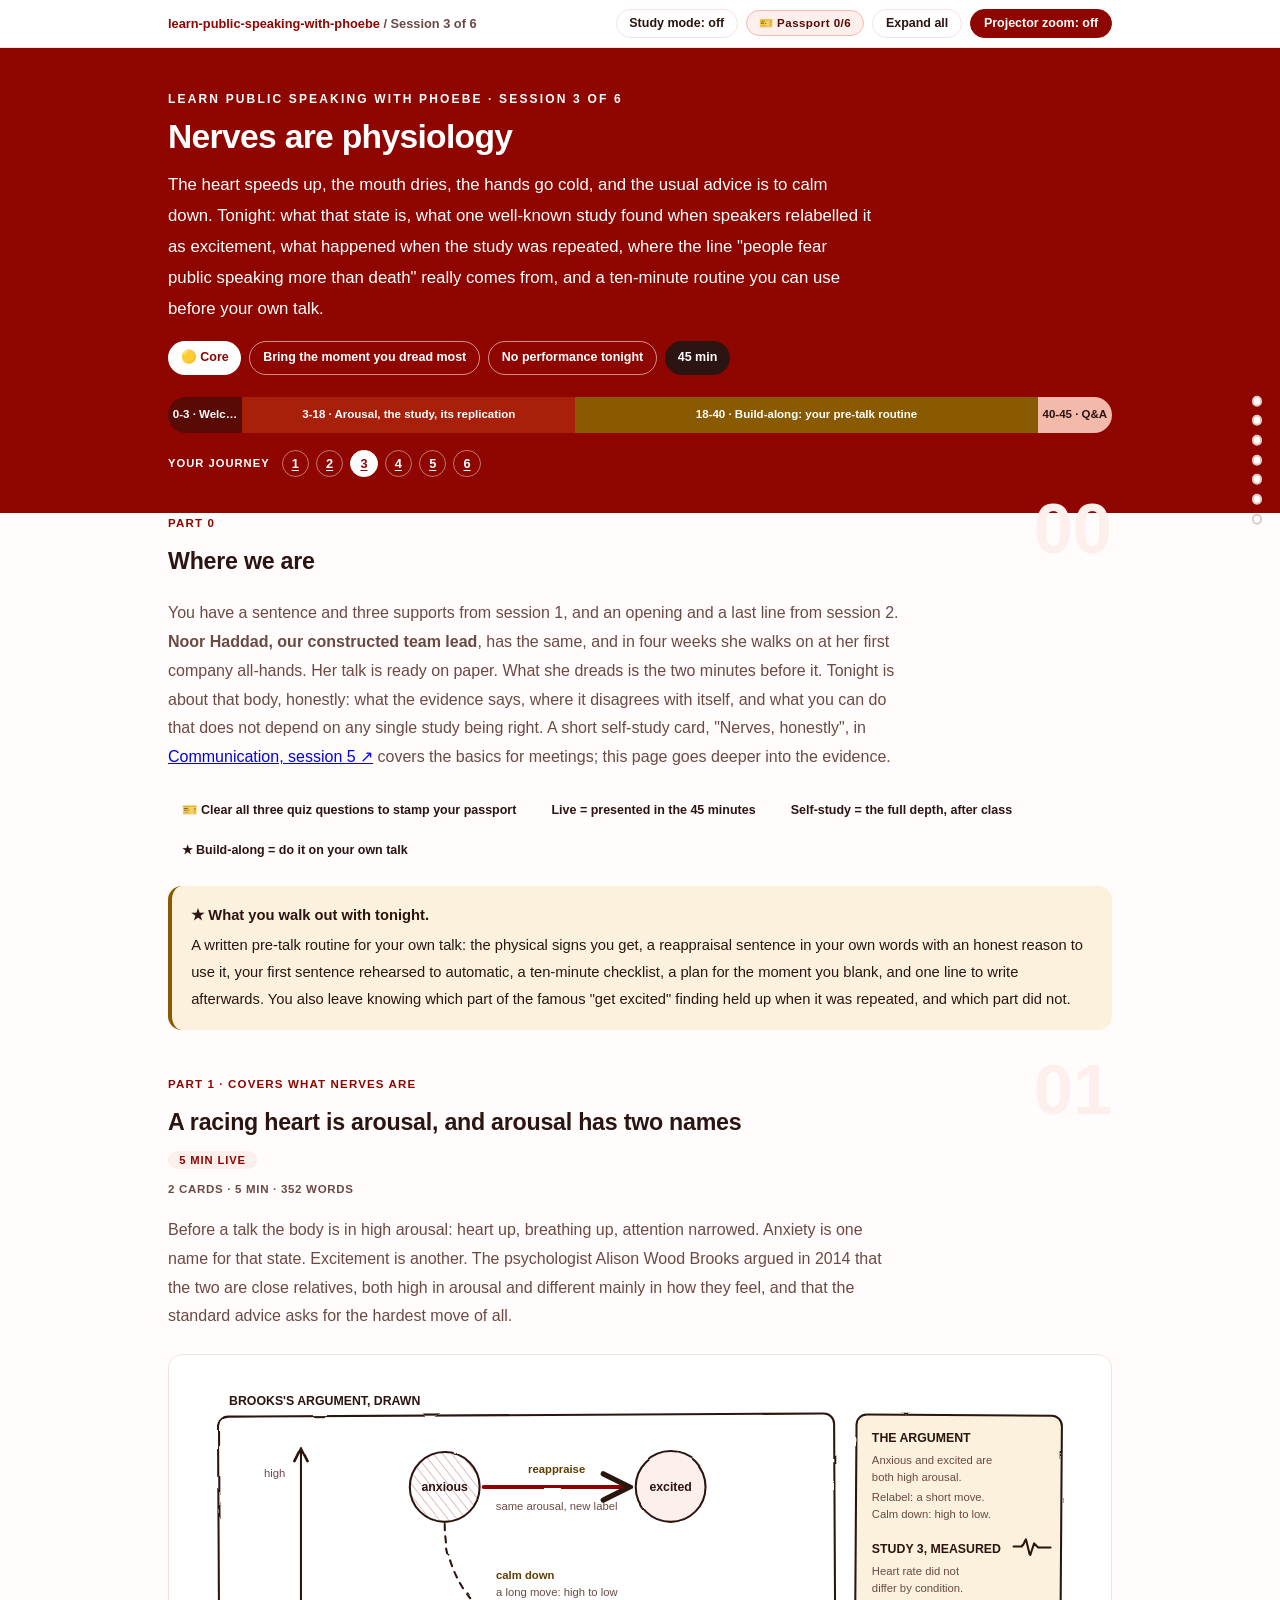
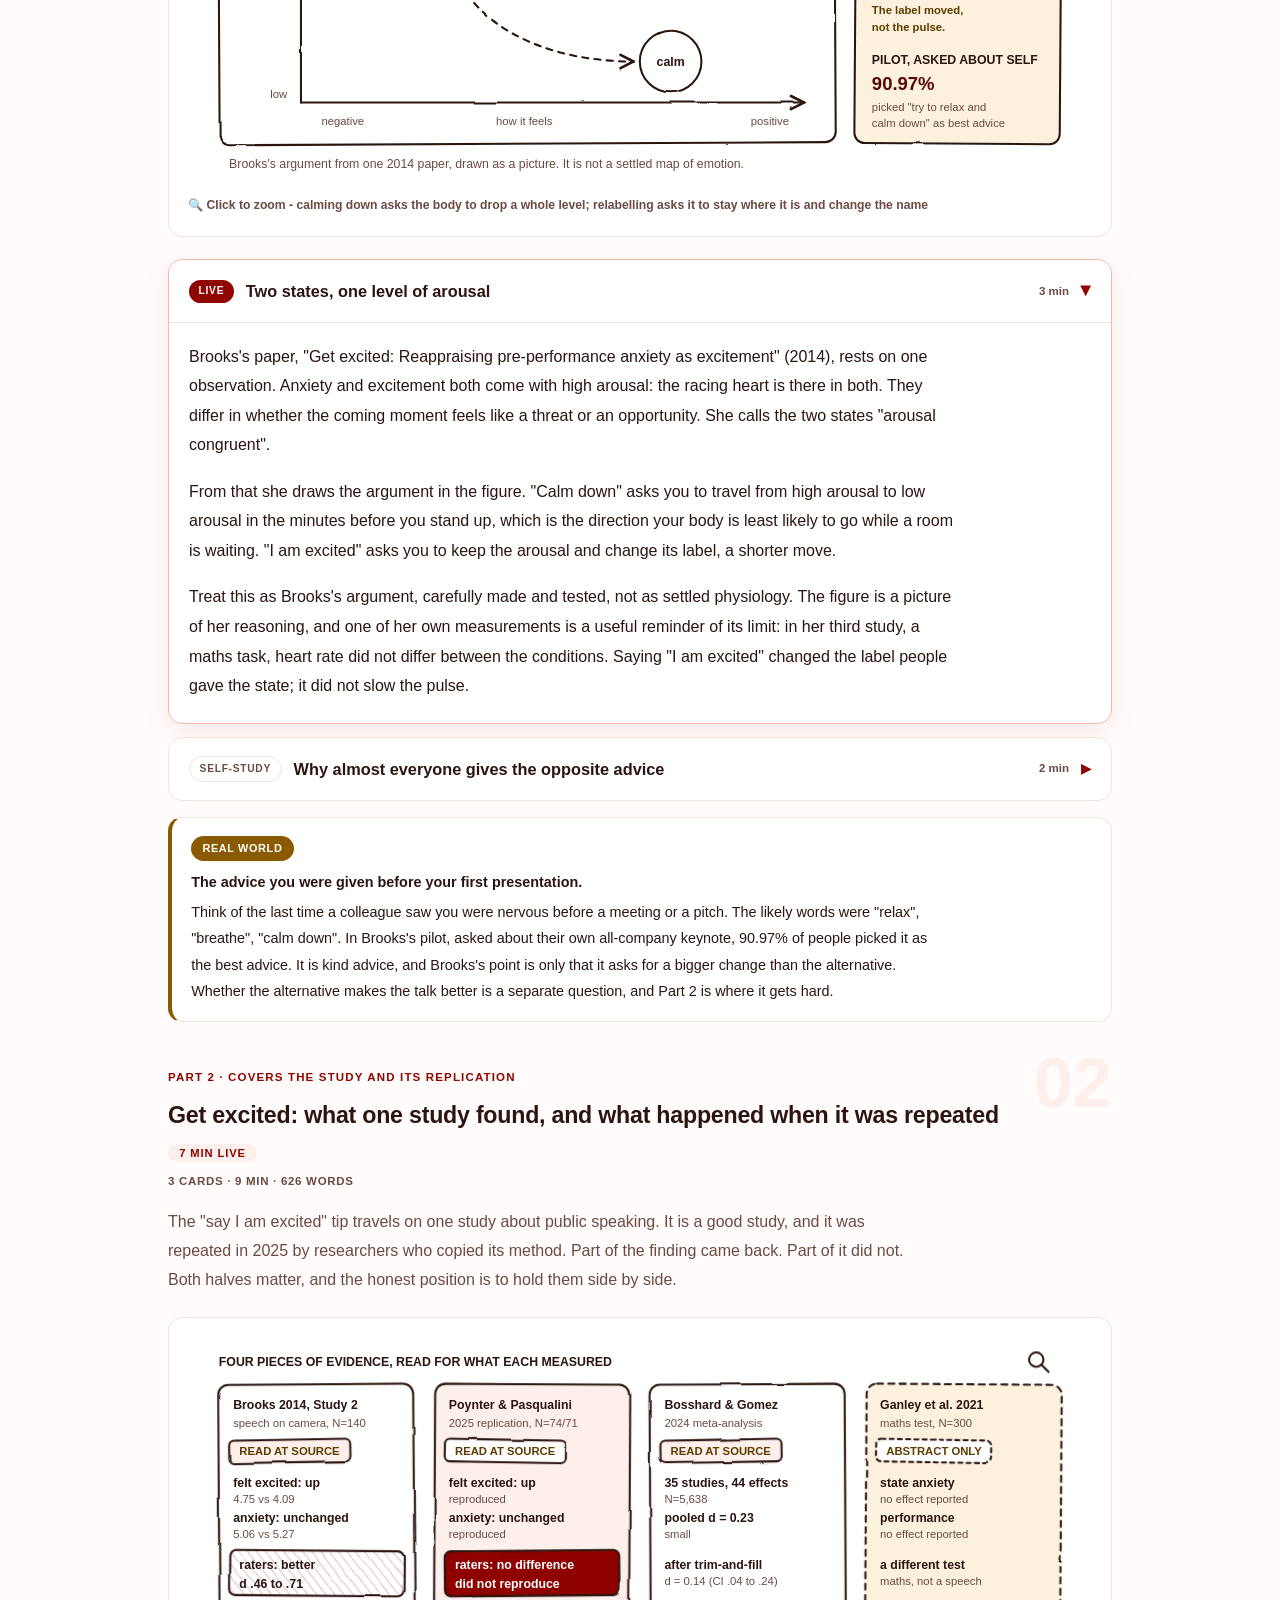
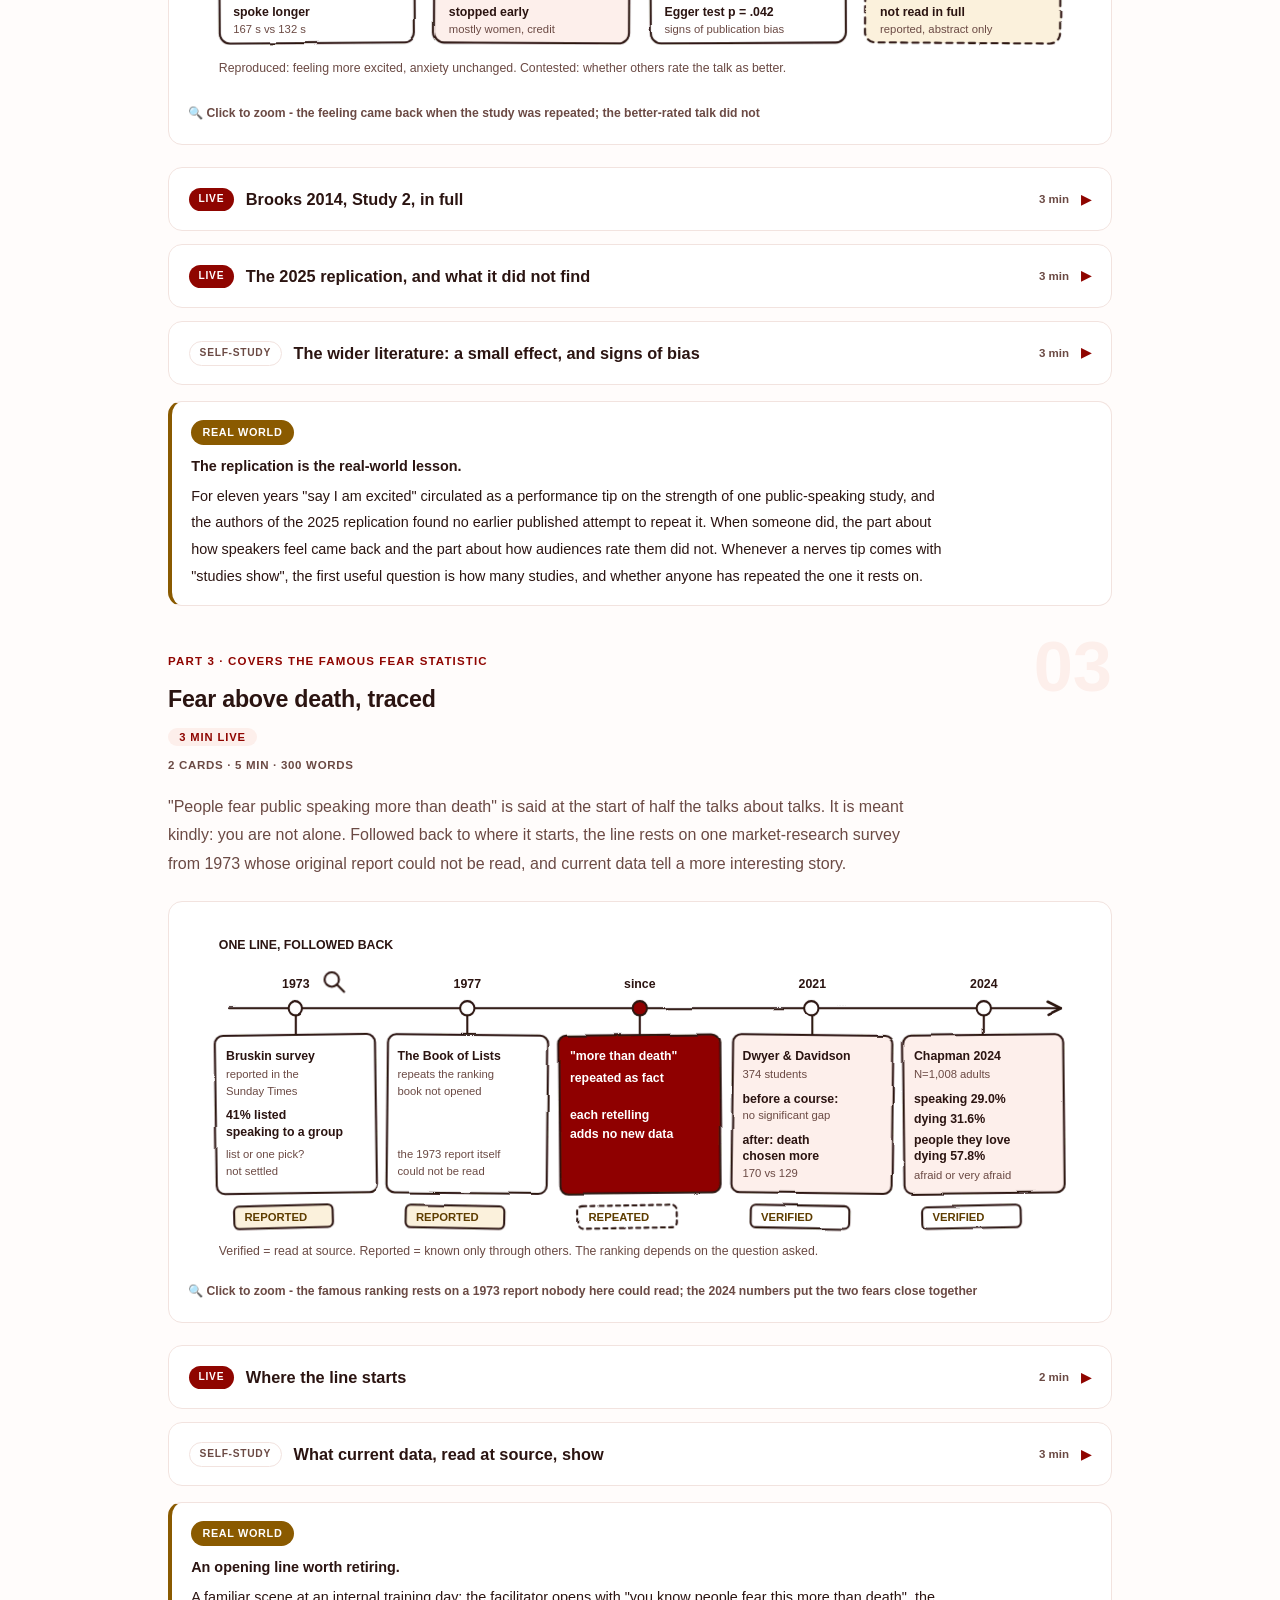
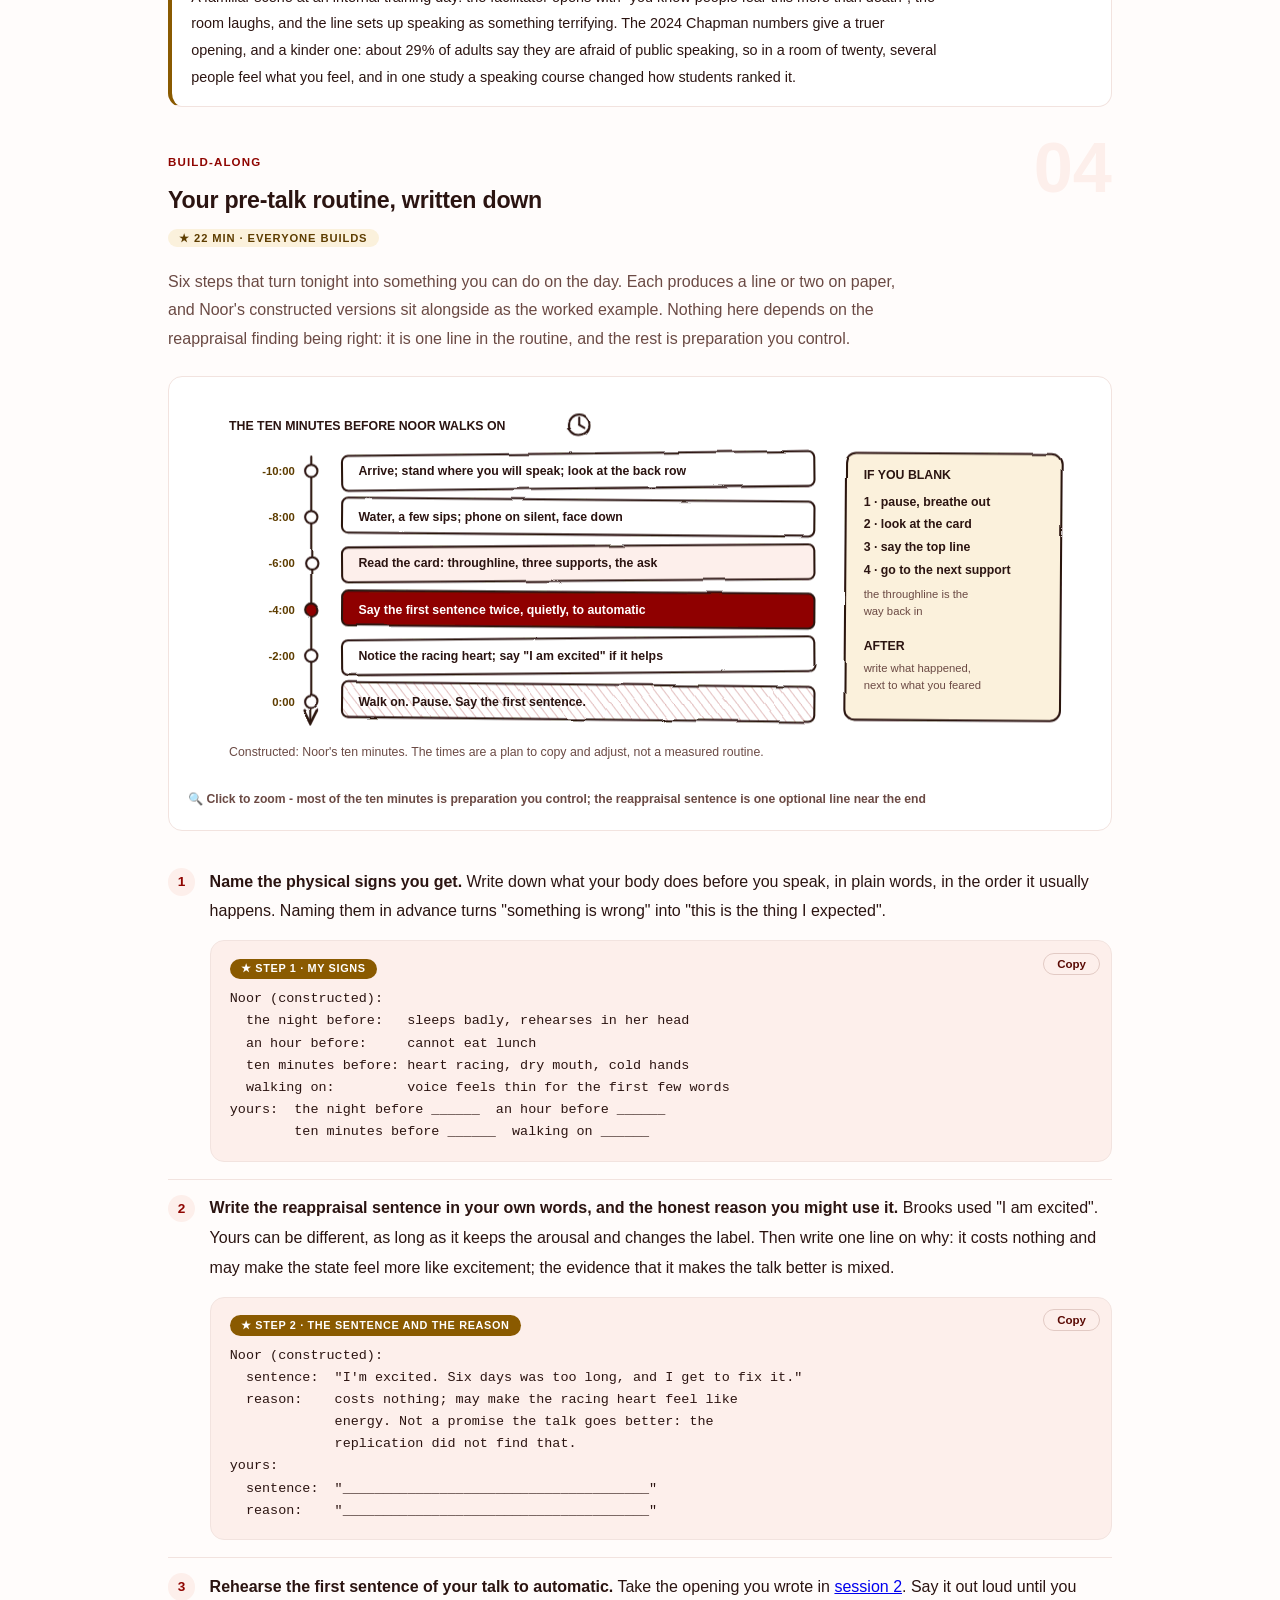
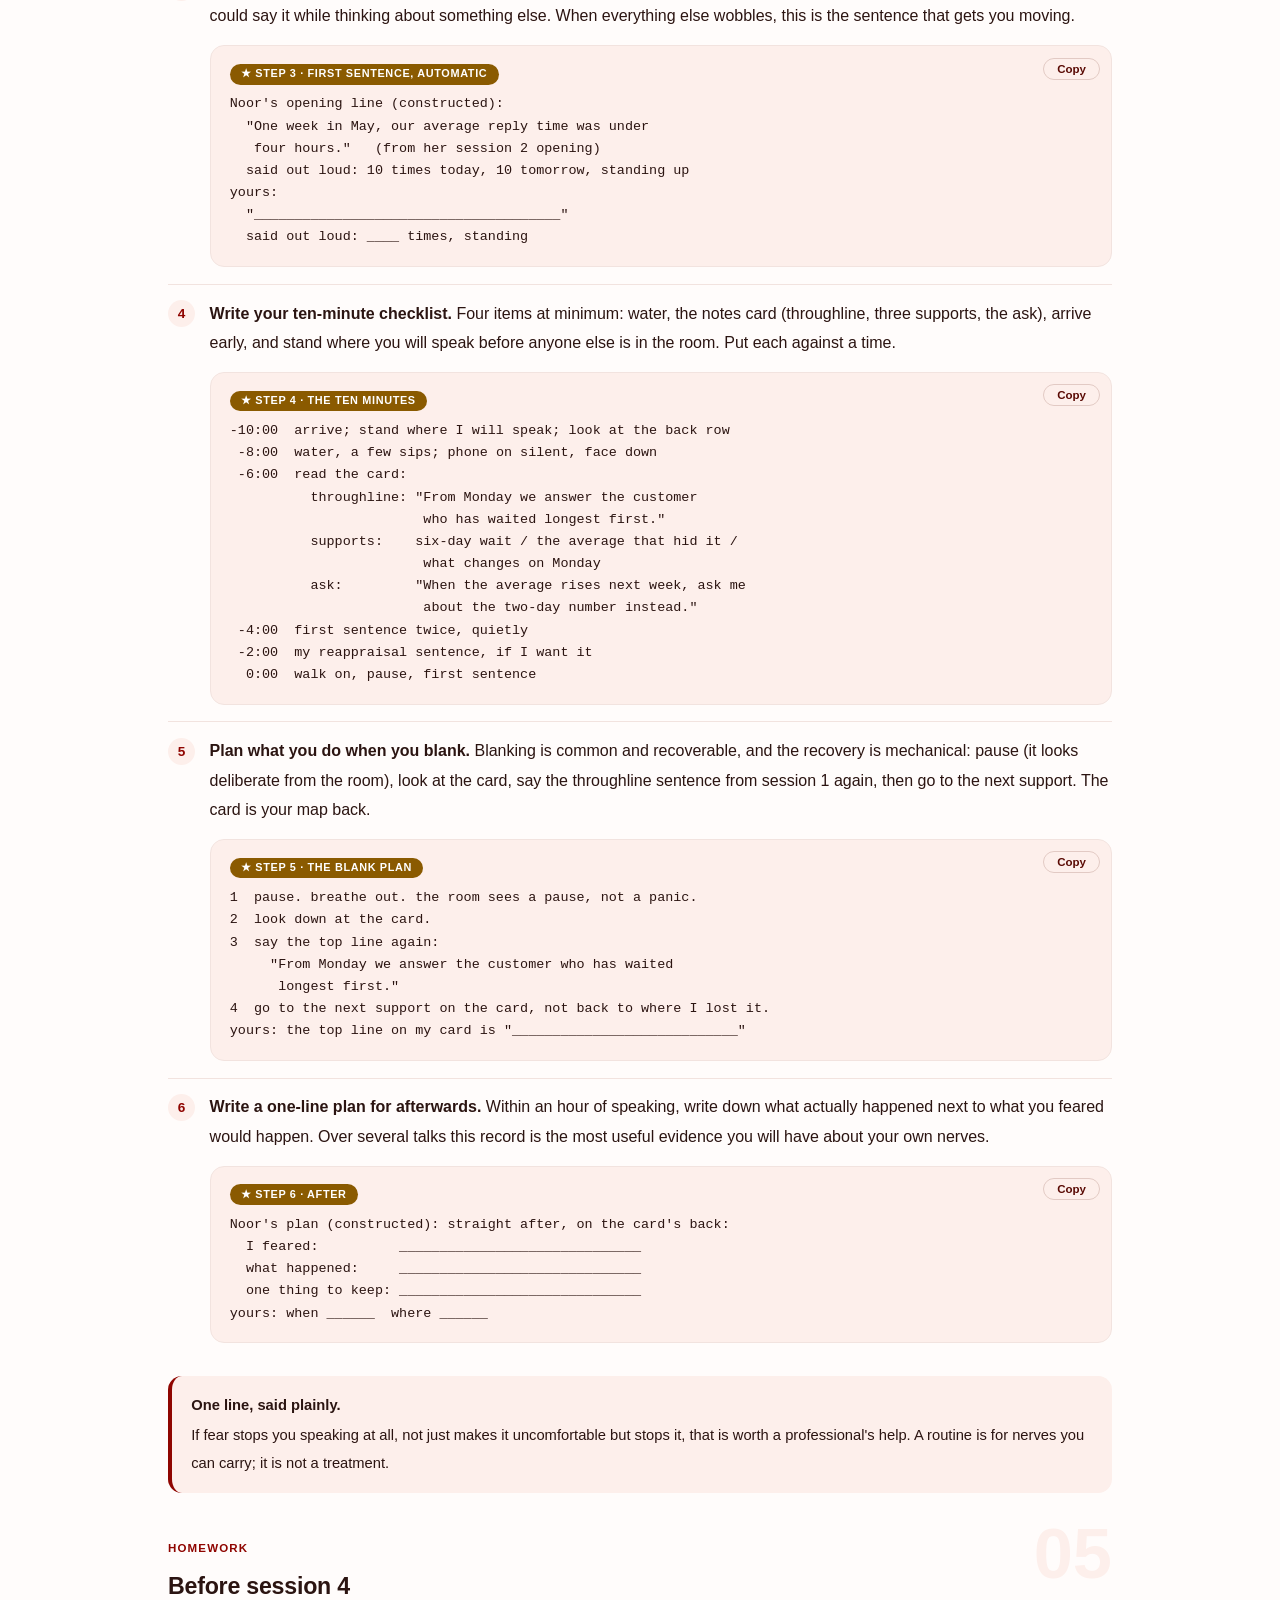
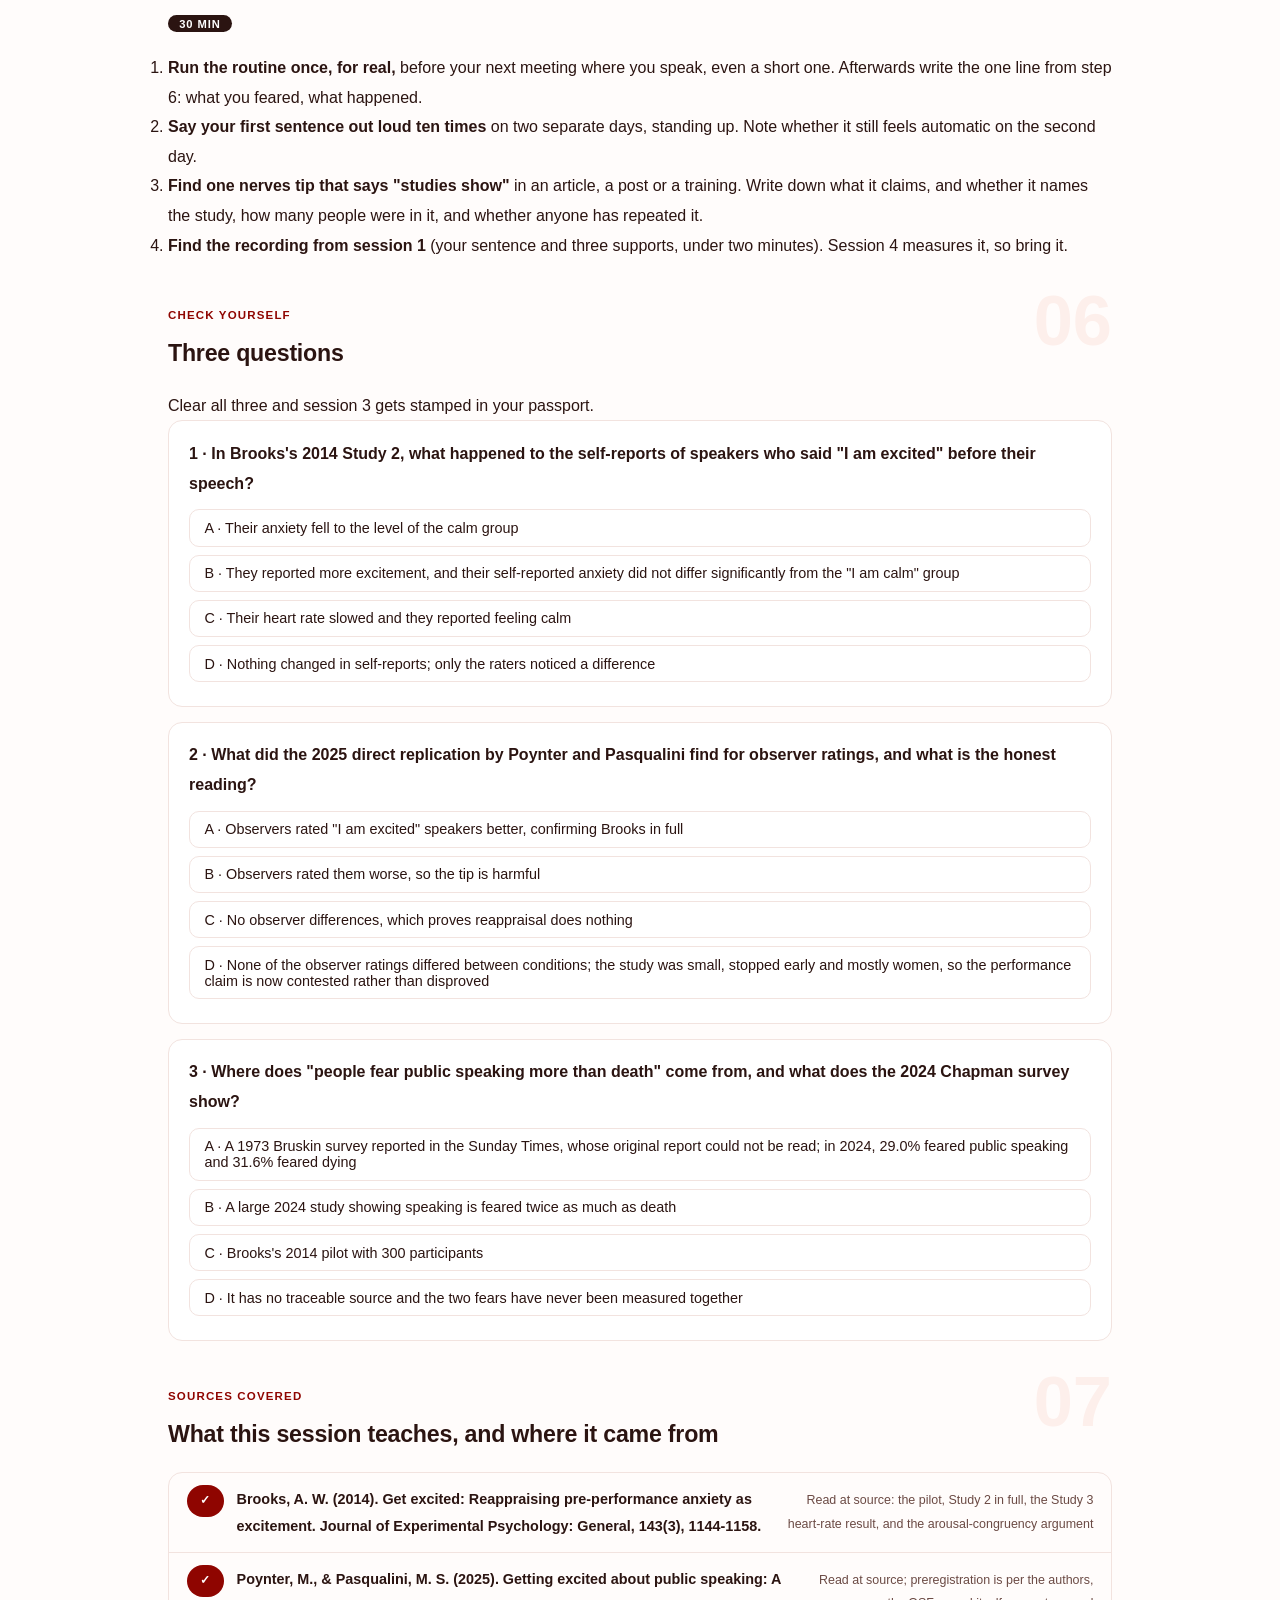
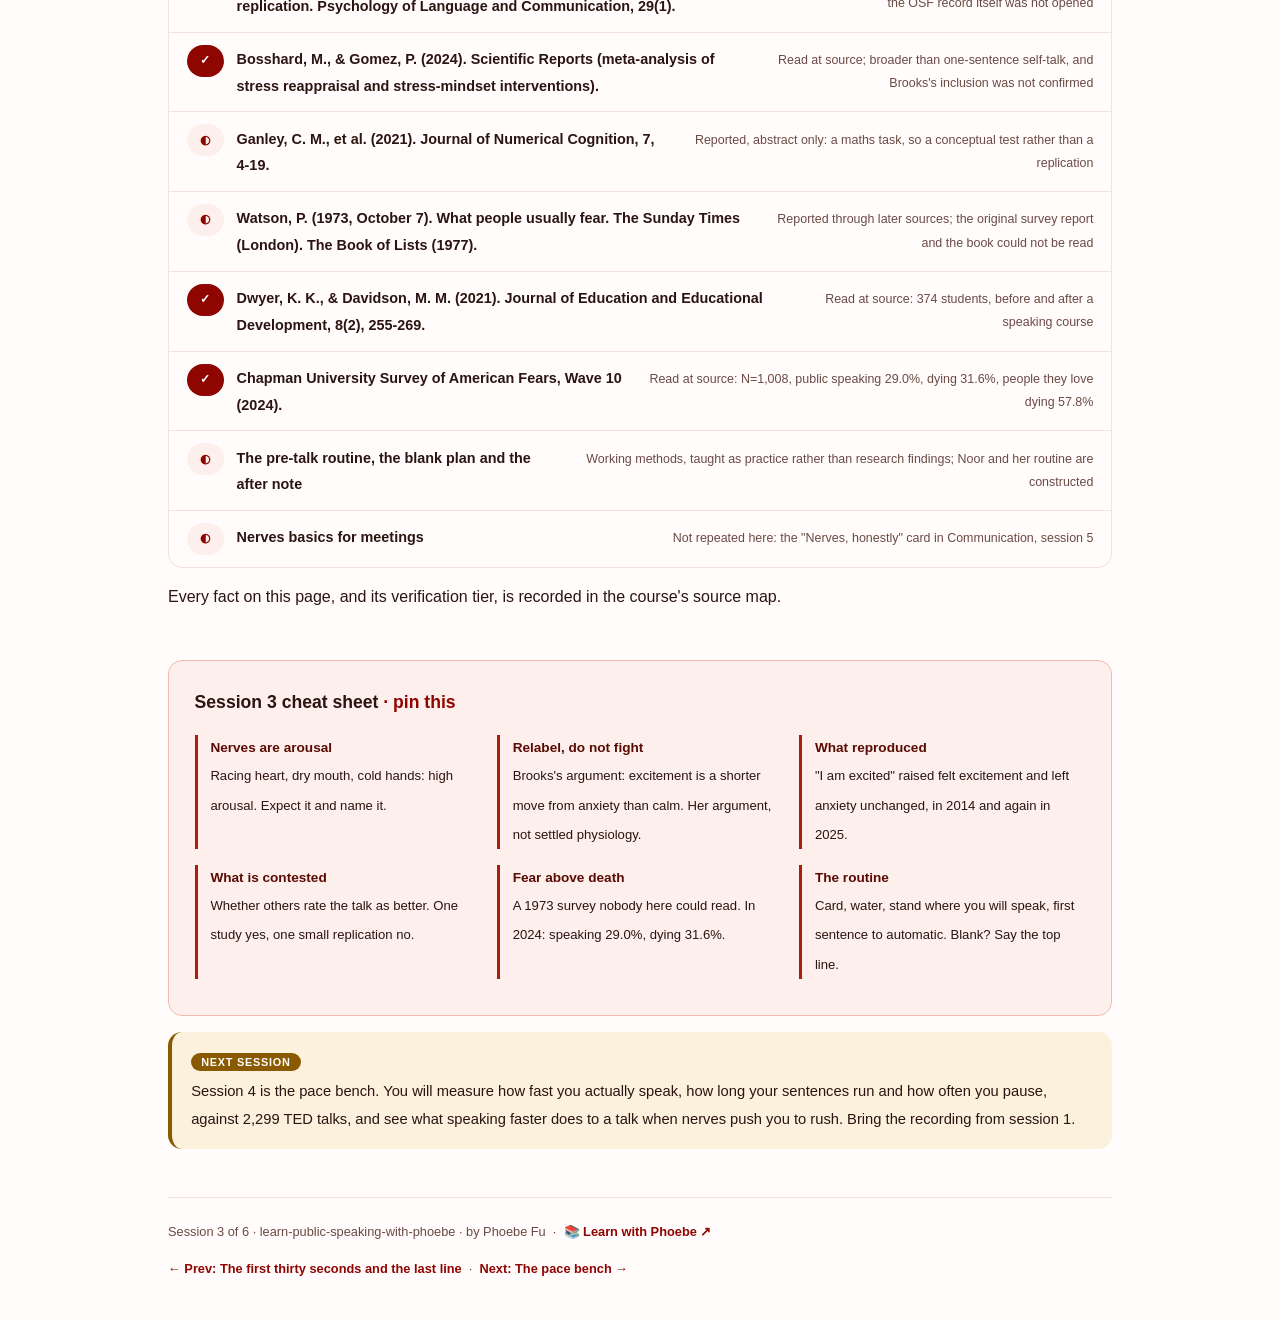
<file: courses/03-nerves-are-physiology.html>
<!DOCTYPE html>
<html lang="en">
<head>
<meta charset="UTF-8">
<meta name="viewport" content="width=device-width, initial-scale=1.0">
<!-- social:start -->
<meta name="description" content="Session 3 of 6. A racing heart before a talk is high arousal. Brooks's 2014 Get excited study read at source, the 2025 direct replication whose observer ratings did not reproduce, a meta-analysis with signs of publication bias, the fear-above-death line traced, and a pre-talk routine you can use.">
<meta property="og:type" content="article">
<meta property="og:site_name" content="Learn with Phoebe">
<meta property="og:title" content="Nerves are physiology - learn public speaking with phoebe">
<meta property="og:description" content="Session 3 of 6. Arousal, the Get excited study and its replication, the fear-above-death line traced, and your pre-talk routine.">
<meta property="og:url" content="https://phoebefu6.github.io/learn-public-speaking-with-phoebe/courses/03-nerves-are-physiology.html">
<meta property="og:image" content="https://phoebefu6.github.io/learn-public-speaking-with-phoebe/assets/og-cover.png">
<meta property="og:image:width" content="1200">
<meta property="og:image:height" content="630">
<meta name="twitter:card" content="summary_large_image">
<meta name="twitter:title" content="Nerves are physiology - learn public speaking with phoebe">
<meta name="twitter:description" content="Session 3 of 6. What one study found about nerves, what happened when it was repeated, and a routine for the ten minutes before you speak.">
<meta name="twitter:image" content="https://phoebefu6.github.io/learn-public-speaking-with-phoebe/assets/og-cover.png">
<!-- social:end -->
<title>Session 3 · Nerves are physiology - learn public speaking with phoebe</title>
<link rel="stylesheet" href="../assets/style.css?v=19">
</head>
<body>

<div class="toolbar">
  <div class="wrap">
    <span class="crumb"><a href="../index.html">learn-public-speaking-with-phoebe</a> / Session 3 of 6</span>
    <button class="btn" id="toggle-all" type="button">Expand all</button>
    <button class="btn primary" id="zoom-toggle" type="button">Projector zoom: off</button>
  </div>
</div>

<header class="masthead">
  <div class="wrap">
    <div class="eyebrow">Learn Public Speaking with Phoebe · Session 3 of 6</div>
    <h1>Nerves are <span class="accent">physiology</span></h1>
    <p class="sub">The heart speeds up, the mouth dries, the hands go cold, and the usual advice is to calm down. Tonight: what that state is, what one well-known study found when speakers relabelled it as excitement, what happened when the study was repeated, where the line "people fear public speaking more than death" really comes from, and a ten-minute routine you can use before your own talk.</p>
    <div class="chip-row">
      <span class="chip level">🟡 Core</span>
      <span class="chip audience">Bring the moment you dread most</span>
      <span class="chip audience">No performance tonight</span>
      <span class="chip time">45 min</span>
    </div>
    <div class="agenda">
      <span class="a1" style="flex:1">0-3 · Welcome</span>
      <span class="a2" style="flex:5">3-18 · Arousal, the study, its replication</span>
      <span class="a3" style="flex:7">18-40 · Build-along: your pre-talk routine</span>
      <span class="a4" style="flex:1">40-45 · Q&amp;A</span>
    </div>
  </div>
</header>

<main class="wrap">

  <section class="section" id="intro">
    <div class="section-kicker">
      <span class="klabel">Part 0</span>
      <h2>Where we are</h2>
    </div>
    <p class="lede">You have a sentence and three supports from session 1, and an opening and a last line from session 2. <strong>Noor Haddad, our constructed team lead</strong>, has the same, and in four weeks she walks on at her first company all-hands. Her talk is ready on paper. What she dreads is the two minutes before it. Tonight is about that body, honestly: what the evidence says, where it disagrees with itself, and what you can do that does not depend on any single study being right. A short self-study card, "Nerves, honestly", in <a href="https://phoebefu6.github.io/learn-communication-with-phoebe/courses/05-the-spoken-version.html">Communication, session 5 ↗</a> covers the basics for meetings; this page goes deeper into the evidence.</p>

    <div class="legend">
      <span class="pill">🎫 Clear all three quiz questions to stamp your passport</span>
      <span class="pill">Live = presented in the 45 minutes</span>
      <span class="pill">Self-study = the full depth, after class</span>
      <span class="pill">★ Build-along = do it on your own talk</span>
    </div>

    <div class="callout win">
      <p><strong>★ What you walk out with tonight.</strong> A written pre-talk routine for your own talk: the physical signs you get, a reappraisal sentence in your own words with an honest reason to use it, your first sentence rehearsed to automatic, a ten-minute checklist, a plan for the moment you blank, and one line to write afterwards. You also leave knowing which part of the famous "get excited" finding held up when it was repeated, and which part did not.</p>
    </div>
  </section>

  <section class="section" id="part-1">
    <div class="section-kicker">
      <span class="klabel">Part 1 · covers what nerves are</span>
      <h2>A racing heart is arousal, and arousal has two names</h2>
      <span class="tag concept">5 min live</span>
    </div>
    <p class="lede">Before a talk the body is in high arousal: heart up, breathing up, attention narrowed. Anxiety is one name for that state. Excitement is another. The psychologist Alison Wood Brooks argued in 2014 that the two are close relatives, both high in arousal and different mainly in how they feel, and that the standard advice asks for the hardest move of all.</p>

    <figure class="zoomable">
      <svg viewBox="0 0 880 400" xmlns="http://www.w3.org/2000/svg" role="img" aria-label="Brooks's argument as two axes. Vertical axis arousal from low to high, horizontal axis how it feels from negative to positive. Anxious sits high and negative, excited high and positive, calm low and positive. The calm down arrow is a long move from anxious down to calm. The reappraise arrow is a short sideways move from anxious to excited at the same arousal. Side notes: in Brooks's Study 3 heart rate did not differ by condition, and in his pilot 90.97 percent of pilot participants asked about their own speech picked try to relax and calm down as the best advice.">
        <defs>
          <filter id="s3aSk" x="-3%" y="-3%" width="106%" height="106%"><feTurbulence type="fractalNoise" baseFrequency="0.02" numOctaves="2" seed="31" result="n"/><feDisplacementMap in="SourceGraphic" in2="n" scale="2.4" xChannelSelector="R" yChannelSelector="G"/></filter>
          <pattern id="s3aHc" patternUnits="userSpaceOnUse" width="7" height="7" patternTransform="rotate(-38)"><line x1="0" y1="0" x2="0" y2="7" stroke="#8F0500" stroke-width="1" opacity=".5"/></pattern>
          <marker id="s3aAr" viewBox="0 0 10 10" refX="9" refY="5" markerWidth="8" markerHeight="8" orient="auto"><path d="M1 1 L9 5 L1 9" fill="none" stroke="#2B1411" stroke-width="1.6" stroke-linecap="round"/></marker>
        </defs>
        <style>
          .s3aH { font: 800 12px Inter, sans-serif; fill: #2B1411; }
          .s3aL { font: 600 12px Inter, sans-serif; fill: #2B1411; }
          .s3aS { font: 400 11px Inter, sans-serif; fill: #6B4A44; }
          .s3aB { font: 800 11px Inter, sans-serif; fill: #5E3D00; }
          .s3aV { font: 800 18px Inter, sans-serif; fill: #5A0A04; }
          .s3aW { font: 800 12px Inter, sans-serif; fill: #FFFFFF; }
          .s3aN { font: 400 12px Inter, sans-serif; fill: #6B4A44; }
        </style>

        <text class="s3aH" x="40" y="30">BROOKS'S ARGUMENT, DRAWN</text>
        <text class="s3aH" x="92" y="60">AROUSAL</text>

        <g filter="url(#s3aSk)" fill="none" stroke="#2B1411" stroke-width="2" stroke-linecap="round" stroke-linejoin="round">
          <rect x="30" y="40" width="600" height="320" rx="10" fill="#FFFFFF" transform="rotate(-0.3 330 200)"/>
          <rect x="650" y="40" width="200" height="320" rx="10" fill="#FBF1DC" transform="rotate(0.4 750 200)"/>
          <path d="M110 320 L110 72" marker-end="url(#s3aAr)"/>
          <path d="M110 320 L600 320" marker-end="url(#s3aAr)"/>
          <circle cx="250" cy="110" r="34" fill="url(#s3aHc)"/>
          <circle cx="470" cy="110" r="34" fill="#FDEFEB"/>
          <circle cx="470" cy="280" r="30" fill="#FFFFFF"/>
          <path d="M288 110 L430 110" stroke="#8F0500" stroke-width="4" marker-end="url(#s3aAr)"/>
          <path d="M250 146 C250 230 330 280 434 280" stroke-dasharray="6 6" marker-end="url(#s3aAr)"/>
          <path d="M804 168 L812 168 L816 160 L820 176 L824 164 L828 168 L840 168"/>
        </g>

        <text class="s3aS" x="74" y="100">high</text>
        <text class="s3aS" x="80" y="316">low</text>
        <text class="s3aS" x="130" y="342">negative</text>
        <text class="s3aS" x="300" y="342">how it feels</text>
        <text class="s3aS" x="548" y="342">positive</text>
        <text class="s3aL" x="250" y="114" text-anchor="middle">anxious</text>
        <text class="s3aL" x="470" y="114" text-anchor="middle">excited</text>
        <text class="s3aL" x="470" y="284" text-anchor="middle">calm</text>
        <text class="s3aB" x="359" y="96" text-anchor="middle">reappraise</text>
        <text class="s3aS" x="359" y="132" text-anchor="middle">same arousal, new label</text>
        <text class="s3aB" x="300" y="200">calm down</text>
        <text class="s3aS" x="300" y="216">a long move: high to low</text>

        <text class="s3aH" x="666" y="66">THE ARGUMENT</text>
        <text class="s3aS" x="666" y="88">Anxious and excited are</text>
        <text class="s3aS" x="666" y="104">both high arousal.</text>
        <text class="s3aS" x="666" y="124">Relabel: a short move.</text>
        <text class="s3aS" x="666" y="140">Calm down: high to low.</text>
        <text class="s3aH" x="666" y="174">STUDY 3, MEASURED</text>
        <text class="s3aS" x="666" y="196">Heart rate did not</text>
        <text class="s3aS" x="666" y="212">differ by condition.</text>
        <text class="s3aB" x="666" y="234">The label moved,</text>
        <text class="s3aB" x="666" y="250">not the pulse.</text>
        <text class="s3aH" x="666" y="282">PILOT, ASKED ABOUT SELF</text>
        <text class="s3aV" x="666" y="308">90.97%</text>
        <text class="s3aS" x="666" y="328">picked "try to relax and</text>
        <text class="s3aS" x="666" y="344">calm down" as best advice</text>
        <text class="s3aN" x="40" y="384">Brooks's argument from one 2014 paper, drawn as a picture. It is not a settled map of emotion.</text>
      </svg>
      <figcaption>🔍 Click to zoom - calming down asks the body to drop a whole level; relabelling asks it to stay where it is and change the name</figcaption>
    </figure>

    <details class="card" open>
      <summary><span class="mode live">Live</span>Two states, one level of arousal<span class="mini">3 min</span><span class="caret">▶</span></summary>
      <div class="body">
        <p>Brooks's paper, "Get excited: Reappraising pre-performance anxiety as excitement" (2014), rests on one observation. Anxiety and excitement both come with high arousal: the racing heart is there in both. They differ in whether the coming moment feels like a threat or an opportunity. She calls the two states "arousal congruent".</p>
        <p>From that she draws the argument in the figure. "Calm down" asks you to travel from high arousal to low arousal in the minutes before you stand up, which is the direction your body is least likely to go while a room is waiting. "I am excited" asks you to keep the arousal and change its label, a shorter move.</p>
        <p>Treat this as Brooks's argument, carefully made and tested, not as settled physiology. The figure is a picture of her reasoning, and one of her own measurements is a useful reminder of its limit: in her third study, a maths task, heart rate did not differ between the conditions. Saying "I am excited" changed the label people gave the state; it did not slow the pulse.</p>
      </div>
    </details>

    <details class="card">
      <summary><span class="mode self">Self-study</span>Why almost everyone gives the opposite advice<span class="mini">2 min</span><span class="caret">▶</span></summary>
      <div class="body">
        <p>Before her main studies Brooks ran a pilot on Amazon Mechanical Turk with 300 people. The scenario will sound familiar: tomorrow you, or a coworker, give a thirty-minute keynote to a whole company of about five hundred people, CEO included, and feel extremely anxious. Of the 153 asked about themselves, 90.97% chose "Try to relax and calm down" as the best advice, and 7.74% chose "Try to be excited instead of anxious". The pattern was the same when people were asked about a coworker.</p>
        <p>That is the starting point the paper argues against, and it is a fair description of most well-meant advice before a talk. Notice what the pilot measured: what people believe helps, not what helps. It tells you the advice is near universal. It does not tell you the advice fails; that is what the studies in Part 2 try to test.</p>
        <p>What none of this covers: clinical speech anxiety. If fear stops you speaking at all, that is worth a professional's help, and nothing on this page is a substitute for it.</p>
      </div>
    </details>

    <div class="callout example">
      <span class="ex-pill">Real world</span>
      <p><strong>The advice you were given before your first presentation.</strong> Think of the last time a colleague saw you were nervous before a meeting or a pitch. The likely words were "relax", "breathe", "calm down". In Brooks's pilot, asked about their own all-company keynote, 90.97% of people picked it as the best advice. It is kind advice, and Brooks's point is only that it asks for a bigger change than the alternative. Whether the alternative makes the talk better is a separate question, and Part 2 is where it gets hard.</p>
    </div>
  </section>

  <section class="section" id="part-2">
    <div class="section-kicker">
      <span class="klabel">Part 2 · covers the study and its replication</span>
      <h2>Get excited: what one study found, and what happened when it was repeated</h2>
      <span class="tag concept">7 min live</span>
    </div>
    <p class="lede">The "say I am excited" tip travels on one study about public speaking. It is a good study, and it was repeated in 2025 by researchers who copied its method. Part of the finding came back. Part of it did not. Both halves matter, and the honest position is to hold them side by side.</p>

    <figure class="zoomable">
      <svg viewBox="0 0 880 346" xmlns="http://www.w3.org/2000/svg" role="img" aria-label="An evidence ledger of four cells. Brooks 2014 Study 2, N 140, read at source: felt excited up, 4.75 vs 4.09; anxiety unchanged, 5.06 vs 5.27; blind raters scored excited speakers better, d .46 to .71; spoke 167 s vs 132 s. Poynter and Pasqualini 2025 direct replication, N 74 and 71, read at source: excitement up and anxiety unchanged reproduced; observer ratings showed no difference; stopped early, mostly women, course credit. Bosshard and Gomez 2024 meta-analysis, read at source: 35 studies, 44 effects, N 5,638; pooled d 0.23; d 0.14 after trim-and-fill, CI .04 to .24; Egger test p .042. Ganley et al. 2021, abstract only: N 300 maths test, no effect on state anxiety or performance reported.">
        <defs>
          <filter id="s3bSk" x="-3%" y="-3%" width="106%" height="106%"><feTurbulence type="fractalNoise" baseFrequency="0.02" numOctaves="2" seed="37" result="n"/><feDisplacementMap in="SourceGraphic" in2="n" scale="2.4" xChannelSelector="R" yChannelSelector="G"/></filter>
          <pattern id="s3bHc" patternUnits="userSpaceOnUse" width="7" height="7" patternTransform="rotate(-38)"><line x1="0" y1="0" x2="0" y2="7" stroke="#8F0500" stroke-width="1" opacity=".5"/></pattern>
          <marker id="s3bAr" viewBox="0 0 10 10" refX="9" refY="5" markerWidth="8" markerHeight="8" orient="auto"><path d="M1 1 L9 5 L1 9" fill="none" stroke="#2B1411" stroke-width="1.6" stroke-linecap="round"/></marker>
        </defs>
        <style>
          .s3bH { font: 800 12px Inter, sans-serif; fill: #2B1411; }
          .s3bL { font: 600 12px Inter, sans-serif; fill: #2B1411; }
          .s3bS { font: 400 11px Inter, sans-serif; fill: #6B4A44; }
          .s3bB { font: 800 11px Inter, sans-serif; fill: #5E3D00; }
          .s3bW { font: 800 12px Inter, sans-serif; fill: #FFFFFF; }
          .s3bN { font: 400 12px Inter, sans-serif; fill: #6B4A44; }
        </style>

        <text class="s3bH" x="30" y="28">FOUR PIECES OF EVIDENCE, READ FOR WHAT EACH MEASURED</text>

        <g filter="url(#s3bSk)" fill="none" stroke="#2B1411" stroke-width="2" stroke-linecap="round" stroke-linejoin="round">
          <rect x="30" y="46" width="190" height="252" rx="10" fill="#FFFFFF" transform="rotate(-0.4 125 172)"/>
          <rect x="240" y="46" width="190" height="252" rx="10" fill="#FDEFEB" transform="rotate(0.3 335 172)"/>
          <rect x="450" y="46" width="190" height="252" rx="10" fill="#FFFFFF" transform="rotate(-0.3 545 172)"/>
          <rect x="660" y="46" width="190" height="252" rx="10" fill="#FBF1DC" stroke-dasharray="6 5" transform="rotate(0.4 755 172)"/>
          <rect x="40" y="100" width="118" height="22" rx="5" fill="#FDEFEB" transform="rotate(-1 99 111)"/>
          <rect x="250" y="100" width="118" height="22" rx="5" fill="#FFFFFF" transform="rotate(1 309 111)"/>
          <rect x="460" y="100" width="118" height="22" rx="5" fill="#FDEFEB" transform="rotate(-1 519 111)"/>
          <rect x="670" y="100" width="112" height="22" rx="5" fill="#FFFFFF" stroke-dasharray="4 4" transform="rotate(1 726 111)"/>
          <rect x="250" y="208" width="170" height="44" rx="6" fill="#8F0500" transform="rotate(-0.5 335 230)"/>
          <rect x="40" y="208" width="170" height="44" rx="6" fill="url(#s3bHc)" transform="rotate(0.5 125 230)"/>
          <circle cx="826" cy="22" r="7"/>
          <path d="M831 27 L838 34"/>
        </g>

        <text class="s3bH" x="44" y="70">Brooks 2014, Study 2</text>
        <text class="s3bS" x="44" y="88">speech on camera, N=140</text>
        <text class="s3bB" x="50" y="115">READ AT SOURCE</text>
        <text class="s3bL" x="44" y="146">felt excited: up</text>
        <text class="s3bS" x="44" y="162">4.75 vs 4.09</text>
        <text class="s3bL" x="44" y="180">anxiety: unchanged</text>
        <text class="s3bS" x="44" y="196">5.06 vs 5.27</text>
        <text class="s3bL" x="50" y="226">raters: better</text>
        <text class="s3bL" x="50" y="244">d .46 to .71</text>
        <text class="s3bL" x="44" y="272">spoke longer</text>
        <text class="s3bS" x="44" y="288">167 s vs 132 s</text>

        <text class="s3bH" x="254" y="70">Poynter &amp; Pasqualini</text>
        <text class="s3bS" x="254" y="88">2025 replication, N=74/71</text>
        <text class="s3bB" x="260" y="115">READ AT SOURCE</text>
        <text class="s3bL" x="254" y="146">felt excited: up</text>
        <text class="s3bS" x="254" y="162">reproduced</text>
        <text class="s3bL" x="254" y="180">anxiety: unchanged</text>
        <text class="s3bS" x="254" y="196">reproduced</text>
        <text class="s3bW" x="260" y="226">raters: no difference</text>
        <text class="s3bW" x="260" y="244">did not reproduce</text>
        <text class="s3bL" x="254" y="272">stopped early</text>
        <text class="s3bS" x="254" y="288">mostly women, credit</text>

        <text class="s3bH" x="464" y="70">Bosshard &amp; Gomez</text>
        <text class="s3bS" x="464" y="88">2024 meta-analysis</text>
        <text class="s3bB" x="470" y="115">READ AT SOURCE</text>
        <text class="s3bL" x="464" y="146">35 studies, 44 effects</text>
        <text class="s3bS" x="464" y="162">N=5,638</text>
        <text class="s3bL" x="464" y="180">pooled d = 0.23</text>
        <text class="s3bS" x="464" y="196">small</text>
        <text class="s3bL" x="464" y="226">after trim-and-fill</text>
        <text class="s3bS" x="464" y="242">d = 0.14 (CI .04 to .24)</text>
        <text class="s3bL" x="464" y="272">Egger test p = .042</text>
        <text class="s3bS" x="464" y="288">signs of publication bias</text>

        <text class="s3bH" x="674" y="70">Ganley et al. 2021</text>
        <text class="s3bS" x="674" y="88">maths test, N=300</text>
        <text class="s3bB" x="680" y="115">ABSTRACT ONLY</text>
        <text class="s3bL" x="674" y="146">state anxiety</text>
        <text class="s3bS" x="674" y="162">no effect reported</text>
        <text class="s3bL" x="674" y="180">performance</text>
        <text class="s3bS" x="674" y="196">no effect reported</text>
        <text class="s3bL" x="674" y="226">a different test</text>
        <text class="s3bS" x="674" y="242">maths, not a speech</text>
        <text class="s3bL" x="674" y="272">not read in full</text>
        <text class="s3bS" x="674" y="288">reported, abstract only</text>

        <text class="s3bN" x="30" y="326">Reproduced: feeling more excited, anxiety unchanged. Contested: whether others rate the talk as better.</text>
      </svg>
      <figcaption>🔍 Click to zoom - the feeling came back when the study was repeated; the better-rated talk did not</figcaption>
    </figure>

    <details class="card">
      <summary><span class="mode live">Live</span>Brooks 2014, Study 2, in full<span class="mini">3 min</span><span class="caret">▶</span></summary>
      <div class="body">
        <p><strong>Who and what.</strong> 140 participants were given two minutes to prepare a speech on why they would be a good work partner, then delivered it on camera, told it would be judged by a committee of their peers. Just before speaking, each said one sentence aloud: "I am excited" or "I am calm".</p>
        <p><strong>What others saw.</strong> Three raters who did not know which sentence a speaker had said scored the videos. Speakers who said "I am excited" were rated more persuasive (d = .681), more competent (d = .458), more confident (d = .705) and more persistent (d = .505). They also spoke for longer: 167 seconds against 132.</p>
        <p><strong>What the speakers felt.</strong> The excited group reported more excitement (4.75 against 4.09). In Brooks's words, "Self-reported anxiety did not differ significantly across conditions" (5.06 against 5.27). That is the detail most retellings drop: the sentence did not reduce anxiety. People still felt as anxious; they also felt more excited.</p>
        <p><strong>Its scope.</strong> A two-minute prepared speech, in a study setting, judged by a committee they were told about, with ratings from three blind raters. The paper's other studies cover karaoke singing and a maths test, with a fourth on threat versus opportunity mind-sets. It is a strong paper, and it is one paper.</p>
      </div>
    </details>

    <details class="card">
      <summary><span class="mode live">Live</span>The 2025 replication, and what it did not find<span class="mini">3 min</span><span class="caret">▶</span></summary>
      <div class="body">
        <p>Poynter and Pasqualini repeated Study 2 directly, copying its method, and published it in 2025 in Psychology of Language and Communication. The study was preregistered on OSF, per the authors. They report finding no earlier published attempt to replicate it.</p>
        <p><strong>What came back.</strong> The self-report finding reproduced: speakers who said "I am excited" felt more excited, and their anxiety was unchanged, just as in 2014.</p>
        <p><strong>What did not.</strong> The finding that matters most to a speaker, that other people rate the talk as better, did not. In the authors' words: "None of the observer ratings differed significantly between conditions."</p>
        <p><strong>Its limits, which are real.</strong> 74 people gave self-reports and 71 were rated by observers. Data collection stopped early because of the pandemic. Most participants were women, and they took part for course credit rather than pay. The authors estimate their sample had between .60 and .90 power to detect effects the size of Brooks's, so a real but smaller effect could have been missed. One small, early-stopped replication does not overturn a finding. It does mean the performance claim now rests on one study that found it and one that did not.</p>
      </div>
    </details>

    <details class="card">
      <summary><span class="mode self">Self-study</span>The wider literature: a small effect, and signs of bias<span class="mini">3 min</span><span class="caret">▶</span></summary>
      <div class="body">
        <p><strong>Bosshard and Gomez (2024), Scientific Reports.</strong> A meta-analysis of stress-arousal reappraisal and stress-mindset interventions: 35 studies, 44 effects, 5,638 participants. The pooled effect was small, d = 0.23. After trim-and-fill, a correction for studies that may be missing from the published record, it fell to d = 0.14 (confidence interval .04 to .24). Egger's test for funnel asymmetry was significant (p = .042), a sign of publication bias. Two cautions: this is a broader family of interventions than Brooks's one-sentence self-talk, and it could not be confirmed that Brooks's paper is one of the included studies.</p>
        <p><strong>Ganley and colleagues (2021), Journal of Numerical Cognition.</strong> Reported from the abstract only, as the full text was not read. 300 participants tried four brief interventions before a maths test, one of them reappraising anxiety as excitement. The abstract reports that none had an effect on state anxiety or on performance. A different task, not a speech, so it is a conceptual test rather than a replication.</p>
        <p><strong>The honest reading.</strong> Three claims, three different standings. Feeling more excited while anxiety stays the same: reproduced. Giving a talk that others rate as better: one study found it, one small direct replication did not. Reappraisal in general: a small effect that shrinks when you allow for missing studies. Nobody has settled this, and this page does not either.</p>
      </div>
    </details>

    <div class="callout example">
      <span class="ex-pill">Real world</span>
      <p><strong>The replication is the real-world lesson.</strong> For eleven years "say I am excited" circulated as a performance tip on the strength of one public-speaking study, and the authors of the 2025 replication found no earlier published attempt to repeat it. When someone did, the part about how speakers feel came back and the part about how audiences rate them did not. Whenever a nerves tip comes with "studies show", the first useful question is how many studies, and whether anyone has repeated the one it rests on.</p>
    </div>
  </section>

  <section class="section" id="part-3">
    <div class="section-kicker">
      <span class="klabel">Part 3 · covers the famous fear statistic</span>
      <h2>Fear above death, traced</h2>
      <span class="tag concept">3 min live</span>
    </div>
    <p class="lede">"People fear public speaking more than death" is said at the start of half the talks about talks. It is meant kindly: you are not alone. Followed back to where it starts, the line rests on one market-research survey from 1973 whose original report could not be read, and current data tell a more interesting story.</p>

    <figure class="zoomable">
      <svg viewBox="0 0 880 340" xmlns="http://www.w3.org/2000/svg" role="img" aria-label="A timeline. 1973: a Bruskin Associates survey reported in the Sunday Times, 41 percent listed speaking before a group; whether people picked from a list or named one greatest fear is not settled; tier reported. 1977: The Book of Lists repeats the ranking; not opened; reported. Since then: more than death repeated as fact, with no new data; repeated. 2021: Dwyer and Davidson, 374 students, no significant gap before a speaking course, death chosen more after it, 170 vs 129; verified. 2024: Chapman Survey of American Fears, N 1,008, public speaking 29.0 percent, dying 31.6 percent, people they love dying 57.8 percent; verified.">
        <defs>
          <filter id="s3cSk" x="-3%" y="-3%" width="106%" height="106%"><feTurbulence type="fractalNoise" baseFrequency="0.02" numOctaves="2" seed="41" result="n"/><feDisplacementMap in="SourceGraphic" in2="n" scale="2.4" xChannelSelector="R" yChannelSelector="G"/></filter>
          <pattern id="s3cHc" patternUnits="userSpaceOnUse" width="7" height="7" patternTransform="rotate(-38)"><line x1="0" y1="0" x2="0" y2="7" stroke="#8F0500" stroke-width="1" opacity=".5"/></pattern>
          <marker id="s3cAr" viewBox="0 0 10 10" refX="9" refY="5" markerWidth="8" markerHeight="8" orient="auto"><path d="M1 1 L9 5 L1 9" fill="none" stroke="#2B1411" stroke-width="1.6" stroke-linecap="round"/></marker>
        </defs>
        <style>
          .s3cH { font: 800 12px Inter, sans-serif; fill: #2B1411; }
          .s3cL { font: 600 12px Inter, sans-serif; fill: #2B1411; }
          .s3cS { font: 400 11px Inter, sans-serif; fill: #6B4A44; }
          .s3cB { font: 800 11px Inter, sans-serif; fill: #5E3D00; }
          .s3cW { font: 800 12px Inter, sans-serif; fill: #FFFFFF; }
          .s3cN { font: 400 12px Inter, sans-serif; fill: #6B4A44; }
        </style>

        <text class="s3cH" x="105" y="64" text-anchor="middle">1973</text>
        <text class="s3cH" x="272" y="64" text-anchor="middle">1977</text>
        <text class="s3cH" x="440" y="64" text-anchor="middle">since</text>
        <text class="s3cH" x="608" y="64" text-anchor="middle">2021</text>
        <text class="s3cH" x="775" y="64" text-anchor="middle">2024</text>
        <text class="s3cH" x="30" y="26">ONE LINE, FOLLOWED BACK</text>

        <g filter="url(#s3cSk)" fill="none" stroke="#2B1411" stroke-width="2" stroke-linecap="round" stroke-linejoin="round">
          <path d="M40 84 L850 84" marker-end="url(#s3cAr)"/>
          <circle cx="105" cy="84" r="7" fill="#FFFFFF"/>
          <circle cx="272" cy="84" r="7" fill="#FFFFFF"/>
          <circle cx="440" cy="84" r="7" fill="#8F0500"/>
          <circle cx="608" cy="84" r="7" fill="#FFFFFF"/>
          <circle cx="775" cy="84" r="7" fill="#FFFFFF"/>
          <path d="M105 91 L105 110"/>
          <path d="M272 91 L272 110"/>
          <path d="M440 91 L440 110"/>
          <path d="M608 91 L608 110"/>
          <path d="M775 91 L775 110"/>
          <rect x="27" y="110" width="156" height="154" rx="8" fill="#FFFFFF" transform="rotate(-0.8 105 187)"/>
          <rect x="194" y="110" width="156" height="154" rx="8" fill="#FFFFFF" transform="rotate(0.6 272 187)"/>
          <rect x="362" y="110" width="156" height="154" rx="8" fill="#8F0500" transform="rotate(-0.5 440 187)"/>
          <rect x="530" y="110" width="156" height="154" rx="8" fill="#FDEFEB" transform="rotate(0.7 608 187)"/>
          <rect x="697" y="110" width="156" height="154" rx="8" fill="#FDEFEB" transform="rotate(-0.6 775 187)"/>
          <rect x="45" y="276" width="96" height="22" rx="5" fill="#FBF1DC" transform="rotate(-1.5 93 287)"/>
          <rect x="212" y="276" width="96" height="22" rx="5" fill="#FBF1DC" transform="rotate(1.2 260 287)"/>
          <rect x="380" y="276" width="96" height="22" rx="5" fill="#FFFFFF" stroke-dasharray="4 4" transform="rotate(-1 428 287)"/>
          <rect x="548" y="276" width="96" height="22" rx="5" fill="#FFFFFF" transform="rotate(1 596 287)"/>
          <rect x="715" y="276" width="96" height="22" rx="5" fill="#FFFFFF" transform="rotate(-1.2 763 287)"/>
          <circle cx="140" cy="56" r="7"/>
          <path d="M145 61 L152 68"/>
        </g>

        <text class="s3cL" x="37" y="134">Bruskin survey</text>
        <text class="s3cS" x="37" y="152">reported in the</text>
        <text class="s3cS" x="37" y="168">Sunday Times</text>
        <text class="s3cL" x="37" y="192">41% listed</text>
        <text class="s3cL" x="37" y="208">speaking to a group</text>
        <text class="s3cS" x="37" y="230">list or one pick?</text>
        <text class="s3cS" x="37" y="246">not settled</text>
        <text class="s3cB" x="55" y="291">REPORTED</text>

        <text class="s3cL" x="204" y="134">The Book of Lists</text>
        <text class="s3cS" x="204" y="152">repeats the ranking</text>
        <text class="s3cS" x="204" y="168">book not opened</text>
        <text class="s3cS" x="204" y="230">the 1973 report itself</text>
        <text class="s3cS" x="204" y="246">could not be read</text>
        <text class="s3cB" x="222" y="291">REPORTED</text>

        <text class="s3cW" x="372" y="134">"more than death"</text>
        <text class="s3cW" x="372" y="156">repeated as fact</text>
        <text class="s3cW" x="372" y="192">each retelling</text>
        <text class="s3cW" x="372" y="210">adds no new data</text>
        <text class="s3cB" x="390" y="291">REPEATED</text>

        <text class="s3cL" x="540" y="134">Dwyer &amp; Davidson</text>
        <text class="s3cS" x="540" y="152">374 students</text>
        <text class="s3cL" x="540" y="176">before a course:</text>
        <text class="s3cS" x="540" y="192">no significant gap</text>
        <text class="s3cL" x="540" y="216">after: death</text>
        <text class="s3cL" x="540" y="232">chosen more</text>
        <text class="s3cS" x="540" y="248">170 vs 129</text>
        <text class="s3cB" x="558" y="291">VERIFIED</text>

        <text class="s3cL" x="707" y="134">Chapman 2024</text>
        <text class="s3cS" x="707" y="152">N=1,008 adults</text>
        <text class="s3cL" x="707" y="176">speaking 29.0%</text>
        <text class="s3cL" x="707" y="196">dying 31.6%</text>
        <text class="s3cL" x="707" y="216">people they love</text>
        <text class="s3cL" x="707" y="232">dying 57.8%</text>
        <text class="s3cS" x="707" y="250">afraid or very afraid</text>
        <text class="s3cB" x="725" y="291">VERIFIED</text>

        <text class="s3cN" x="30" y="324">Verified = read at source. Reported = known only through others. The ranking depends on the question asked.</text>
      </svg>
      <figcaption>🔍 Click to zoom - the famous ranking rests on a 1973 report nobody here could read; the 2024 numbers put the two fears close together</figcaption>
    </figure>

    <details class="card">
      <summary><span class="mode live">Live</span>Where the line starts<span class="mini">2 min</span><span class="caret">▶</span></summary>
      <div class="body">
        <p>The usual source is a 1973 survey by the market-research firm Bruskin Associates, reported in the Sunday Times (London) on 7 October 1973 under the headline "What people usually fear". As reported by later researchers, 41% listed "speaking before a group". The original survey report could not be read for this page.</p>
        <p>One detail decides what the number means, and it could not be settled: whether respondents ticked as many items as they liked from a list, or named their single greatest fear. Secondary accounts disagree. If it was a list, "41% listed speaking" and "people fear speaking more than death" are very different claims. The ranking was then reported in The Book of Lists (1977), which was not opened here either, and has been repeated as fact ever since.</p>
      </div>
    </details>

    <details class="card">
      <summary><span class="mode self">Self-study</span>What current data, read at source, show<span class="mini">3 min</span><span class="caret">▶</span></summary>
      <div class="body">
        <p><strong>Chapman University Survey of American Fears, 2024 (Wave 10).</strong> 1,008 adults on the SSRS web panel, fielded 21 March to 1 April 2024. The share saying they were afraid or very afraid: public speaking 29.0%, dying 31.6%, people they love dying 57.8%. Public speaking and dying are close, with dying slightly ahead, and fear for the people you love is far above both.</p>
        <p><strong>Dwyer and Davidson (2021), Journal of Education and Educational Development.</strong> 374 students. Before a public speaking course, the fear of public speaking and the fear of death "were not significantly different". After the course, death was chosen more often (170 against 129). A course in speaking moved the ranking.</p>
        <p><strong>The lesson.</strong> The fear is common and real: nearly three in ten adults in the 2024 survey. The ranking against death depends on how the question is asked, and in one study it shifted after people practised. You do not need the dramatic version to be taken seriously, and the less dramatic version comes with a hopeful detail.</p>
      </div>
    </details>

    <div class="callout example">
      <span class="ex-pill">Real world</span>
      <p><strong>An opening line worth retiring.</strong> A familiar scene at an internal training day: the facilitator opens with "you know people fear this more than death", the room laughs, and the line sets up speaking as something terrifying. The 2024 Chapman numbers give a truer opening, and a kinder one: about 29% of adults say they are afraid of public speaking, so in a room of twenty, several people feel what you feel, and in one study a speaking course changed how students ranked it.</p>
    </div>
  </section>

  <section class="section" id="demo-1">
    <div class="section-kicker">
      <span class="klabel">Build-along</span>
      <h2>Your pre-talk routine, written down</h2>
      <span class="tag demo">★ 22 min · everyone builds</span>
    </div>
    <p class="lede">Six steps that turn tonight into something you can do on the day. Each produces a line or two on paper, and Noor's constructed versions sit alongside as the worked example. Nothing here depends on the reappraisal finding being right: it is one line in the routine, and the rest is preparation you control.</p>

    <figure class="zoomable">
      <svg viewBox="0 0 880 372" xmlns="http://www.w3.org/2000/svg" role="img" aria-label="Noor's ten minutes before she walks on, as a vertical timeline of six actions. Minus 10: arrive, stand where you will speak, look at the back row. Minus 8: water, phone on silent. Minus 6: read the card, throughline, three supports, the ask. Minus 4: say the first sentence twice, quietly, highlighted. Minus 2: notice the racing heart, say I am excited if it helps. Zero: walk on, pause, first sentence. A side panel: if you blank, pause, look at the card, say the top line, go to the next support; after, write what happened next to what you feared.">
        <defs>
          <filter id="s3dSk" x="-3%" y="-3%" width="106%" height="106%"><feTurbulence type="fractalNoise" baseFrequency="0.02" numOctaves="2" seed="43" result="n"/><feDisplacementMap in="SourceGraphic" in2="n" scale="2.4" xChannelSelector="R" yChannelSelector="G"/></filter>
          <pattern id="s3dHc" patternUnits="userSpaceOnUse" width="7" height="7" patternTransform="rotate(-38)"><line x1="0" y1="0" x2="0" y2="7" stroke="#8F0500" stroke-width="1" opacity=".5"/></pattern>
          <marker id="s3dAr" viewBox="0 0 10 10" refX="9" refY="5" markerWidth="8" markerHeight="8" orient="auto"><path d="M1 1 L9 5 L1 9" fill="none" stroke="#2B1411" stroke-width="1.6" stroke-linecap="round"/></marker>
        </defs>
        <style>
          .s3dH { font: 800 12px Inter, sans-serif; fill: #2B1411; }
          .s3dL { font: 600 12px Inter, sans-serif; fill: #2B1411; }
          .s3dS { font: 400 11px Inter, sans-serif; fill: #6B4A44; }
          .s3dB { font: 800 11px Inter, sans-serif; fill: #5E3D00; }
          .s3dW { font: 800 12px Inter, sans-serif; fill: #FFFFFF; }
          .s3dN { font: 400 12px Inter, sans-serif; fill: #6B4A44; }
        </style>

        <text class="s3dH" x="40" y="32">THE TEN MINUTES BEFORE NOOR WALKS ON</text>

        <g filter="url(#s3dSk)" fill="none" stroke="#2B1411" stroke-width="2" stroke-linecap="round" stroke-linejoin="round">
          <path d="M120 58 L120 318" marker-end="url(#s3dAr)"/>
          <circle cx="120" cy="72" r="6" fill="#FFFFFF"/>
          <circle cx="120" cy="117" r="6" fill="#FFFFFF"/>
          <circle cx="120" cy="162" r="6" fill="#FFFFFF"/>
          <circle cx="120" cy="207" r="6" fill="#8F0500"/>
          <circle cx="120" cy="252" r="6" fill="#FFFFFF"/>
          <circle cx="120" cy="297" r="6" fill="#FFFFFF"/>
          <rect x="150" y="55" width="460" height="34" rx="6" fill="#FFFFFF" transform="rotate(-0.6 380 72)"/>
          <rect x="150" y="100" width="460" height="34" rx="6" fill="#FFFFFF" transform="rotate(0.5 380 117)"/>
          <rect x="150" y="145" width="460" height="34" rx="6" fill="#FDEFEB" transform="rotate(-0.4 380 162)"/>
          <rect x="150" y="190" width="460" height="34" rx="6" fill="#8F0500" transform="rotate(0.4 380 207)"/>
          <rect x="150" y="235" width="460" height="34" rx="6" fill="#FFFFFF" transform="rotate(-0.5 380 252)"/>
          <rect x="150" y="280" width="460" height="34" rx="6" fill="url(#s3dHc)" transform="rotate(0.6 380 297)"/>
          <rect x="640" y="55" width="210" height="260" rx="10" fill="#FBF1DC" transform="rotate(0.4 745 185)"/>
          <circle cx="380" cy="28" r="10" fill="#FFFFFF"/>
          <path d="M380 28 L380 21"/>
          <path d="M380 28 L385 31"/>
        </g>

        <text class="s3dB" x="104" y="76" text-anchor="end">-10:00</text>
        <text class="s3dB" x="104" y="121" text-anchor="end">-8:00</text>
        <text class="s3dB" x="104" y="166" text-anchor="end">-6:00</text>
        <text class="s3dB" x="104" y="211" text-anchor="end">-4:00</text>
        <text class="s3dB" x="104" y="256" text-anchor="end">-2:00</text>
        <text class="s3dB" x="104" y="301" text-anchor="end">0:00</text>
        <text class="s3dL" x="166" y="76">Arrive; stand where you will speak; look at the back row</text>
        <text class="s3dL" x="166" y="121">Water, a few sips; phone on silent, face down</text>
        <text class="s3dL" x="166" y="166">Read the card: throughline, three supports, the ask</text>
        <text class="s3dW" x="166" y="211">Say the first sentence twice, quietly, to automatic</text>
        <text class="s3dL" x="166" y="256">Notice the racing heart; say "I am excited" if it helps</text>
        <text class="s3dL" x="166" y="301">Walk on. Pause. Say the first sentence.</text>

        <text class="s3dH" x="658" y="80">IF YOU BLANK</text>
        <text class="s3dL" x="658" y="106">1 · pause, breathe out</text>
        <text class="s3dL" x="658" y="128">2 · look at the card</text>
        <text class="s3dL" x="658" y="150">3 · say the top line</text>
        <text class="s3dL" x="658" y="172">4 · go to the next support</text>
        <text class="s3dS" x="658" y="196">the throughline is the</text>
        <text class="s3dS" x="658" y="212">way back in</text>
        <text class="s3dH" x="658" y="246">AFTER</text>
        <text class="s3dS" x="658" y="268">write what happened,</text>
        <text class="s3dS" x="658" y="284">next to what you feared</text>

        <text class="s3dN" x="40" y="350">Constructed: Noor's ten minutes. The times are a plan to copy and adjust, not a measured routine.</text>
      </svg>
      <figcaption>🔍 Click to zoom - most of the ten minutes is preparation you control; the reappraisal sentence is one optional line near the end</figcaption>
    </figure>

    <div class="steps">
      <div class="step">
        <p><strong>Name the physical signs you get.</strong> Write down what your body does before you speak, in plain words, in the order it usually happens. Naming them in advance turns "something is wrong" into "this is the thing I expected".</p>
        <div class="prompt-box good"><span class="label">★ Step 1 · my signs</span>Noor (constructed):
  the night before:   sleeps badly, rehearses in her head
  an hour before:     cannot eat lunch
  ten minutes before: heart racing, dry mouth, cold hands
  walking on:         voice feels thin for the first few words
yours:  the night before ______  an hour before ______
        ten minutes before ______  walking on ______</div>
      </div>
      <div class="step">
        <p><strong>Write the reappraisal sentence in your own words, and the honest reason you might use it.</strong> Brooks used "I am excited". Yours can be different, as long as it keeps the arousal and changes the label. Then write one line on why: it costs nothing and may make the state feel more like excitement; the evidence that it makes the talk better is mixed.</p>
        <div class="prompt-box good"><span class="label">★ Step 2 · the sentence and the reason</span>Noor (constructed):
  sentence:  "I'm excited. Six days was too long, and I get to fix it."
  reason:    costs nothing; may make the racing heart feel like
             energy. Not a promise the talk goes better: the
             replication did not find that.
yours:
  sentence:  "______________________________________"
  reason:    "______________________________________"</div>
      </div>
      <div class="step">
        <p><strong>Rehearse the first sentence of your talk to automatic.</strong> Take the opening you wrote in <a href="02-the-first-thirty-seconds.html">session 2</a>. Say it out loud until you could say it while thinking about something else. When everything else wobbles, this is the sentence that gets you moving.</p>
        <div class="prompt-box good"><span class="label">★ Step 3 · first sentence, automatic</span>Noor's opening line (constructed):
  "One week in May, our average reply time was under
   four hours."   (from her session 2 opening)
  said out loud: 10 times today, 10 tomorrow, standing up
yours:
  "______________________________________"
  said out loud: ____ times, standing</div>
      </div>
      <div class="step">
        <p><strong>Write your ten-minute checklist.</strong> Four items at minimum: water, the notes card (throughline, three supports, the ask), arrive early, and stand where you will speak before anyone else is in the room. Put each against a time.</p>
        <div class="prompt-box good"><span class="label">★ Step 4 · the ten minutes</span>-10:00  arrive; stand where I will speak; look at the back row
 -8:00  water, a few sips; phone on silent, face down
 -6:00  read the card:
          throughline: "From Monday we answer the customer
                        who has waited longest first."
          supports:    six-day wait / the average that hid it /
                        what changes on Monday
          ask:         "When the average rises next week, ask me
                        about the two-day number instead."
 -4:00  first sentence twice, quietly
 -2:00  my reappraisal sentence, if I want it
  0:00  walk on, pause, first sentence</div>
      </div>
      <div class="step">
        <p><strong>Plan what you do when you blank.</strong> Blanking is common and recoverable, and the recovery is mechanical: pause (it looks deliberate from the room), look at the card, say the throughline sentence from session 1 again, then go to the next support. The card is your map back.</p>
        <div class="prompt-box good"><span class="label">★ Step 5 · the blank plan</span>1  pause. breathe out. the room sees a pause, not a panic.
2  look down at the card.
3  say the top line again:
     "From Monday we answer the customer who has waited
      longest first."
4  go to the next support on the card, not back to where I lost it.
yours: the top line on my card is "____________________________"</div>
      </div>
      <div class="step">
        <p><strong>Write a one-line plan for afterwards.</strong> Within an hour of speaking, write down what actually happened next to what you feared would happen. Over several talks this record is the most useful evidence you will have about your own nerves.</p>
        <div class="prompt-box good"><span class="label">★ Step 6 · after</span>Noor's plan (constructed): straight after, on the card's back:
  I feared:          ______________________________
  what happened:     ______________________________
  one thing to keep: ______________________________
yours: when ______  where ______</div>
      </div>
    </div>

    <div class="callout tip">
      <p><strong>One line, said plainly.</strong> If fear stops you speaking at all, not just makes it uncomfortable but stops it, that is worth a professional's help. A routine is for nerves you can carry; it is not a treatment.</p>
    </div>
  </section>

  <section class="section" id="exercise">
    <div class="section-kicker">
      <span class="klabel">Homework</span>
      <h2>Before session 4</h2>
      <span class="tag exercise">30 min</span>
    </div>
    <ol>
      <li><strong>Run the routine once, for real,</strong> before your next meeting where you speak, even a short one. Afterwards write the one line from step 6: what you feared, what happened.</li>
      <li><strong>Say your first sentence out loud ten times</strong> on two separate days, standing up. Note whether it still feels automatic on the second day.</li>
      <li><strong>Find one nerves tip that says "studies show"</strong> in an article, a post or a training. Write down what it claims, and whether it names the study, how many people were in it, and whether anyone has repeated it.</li>
      <li><strong>Find the recording from session 1</strong> (your sentence and three supports, under two minutes). Session 4 measures it, so bring it.</li>
    </ol>
  </section>

  <section class="section" id="quiz">
    <div class="section-kicker">
      <span class="klabel">Check yourself</span>
      <h2>Three questions</h2>
    </div>
    <p>Clear all three and session 3 gets stamped in your passport.</p>

    <div class="quiz-q" data-answer="1">
      <p class="qtext">1 · In Brooks's 2014 Study 2, what happened to the self-reports of speakers who said "I am excited" before their speech?</p>
      <button class="qopt" type="button">A · Their anxiety fell to the level of the calm group</button>
      <button class="qopt" type="button">B · They reported more excitement, and their self-reported anxiety did not differ significantly from the "I am calm" group</button>
      <button class="qopt" type="button">C · Their heart rate slowed and they reported feeling calm</button>
      <button class="qopt" type="button">D · Nothing changed in self-reports; only the raters noticed a difference</button>
      <p class="qwhy">Excitement went up (4.75 against 4.09) while anxiety stayed about the same (5.06 against 5.27). The sentence added excitement; it did not remove anxiety. Heart rate was measured in Study 3, the maths task, and it did not differ by condition.</p>
    </div>

    <div class="quiz-q" data-answer="3">
      <p class="qtext">2 · What did the 2025 direct replication by Poynter and Pasqualini find for observer ratings, and what is the honest reading?</p>
      <button class="qopt" type="button">A · Observers rated "I am excited" speakers better, confirming Brooks in full</button>
      <button class="qopt" type="button">B · Observers rated them worse, so the tip is harmful</button>
      <button class="qopt" type="button">C · No observer differences, which proves reappraisal does nothing</button>
      <button class="qopt" type="button">D · None of the observer ratings differed between conditions; the study was small, stopped early and mostly women, so the performance claim is now contested rather than disproved</button>
      <p class="qwhy">The self-report half reproduced; the observer-rated half did not. With 71 rated speakers and an early stop, one replication cannot settle it, and the wider meta-analysis shows a small effect with signs of publication bias. Contested is the accurate word.</p>
    </div>

    <div class="quiz-q" data-answer="0">
      <p class="qtext">3 · Where does "people fear public speaking more than death" come from, and what does the 2024 Chapman survey show?</p>
      <button class="qopt" type="button">A · A 1973 Bruskin survey reported in the Sunday Times, whose original report could not be read; in 2024, 29.0% feared public speaking and 31.6% feared dying</button>
      <button class="qopt" type="button">B · A large 2024 study showing speaking is feared twice as much as death</button>
      <button class="qopt" type="button">C · Brooks's 2014 pilot with 300 participants</button>
      <button class="qopt" type="button">D · It has no traceable source and the two fears have never been measured together</button>
      <p class="qwhy">The line traces to a 1973 survey known only through later reports, and whether people picked from a list or named one fear could not be settled. Chapman 2024 puts the two close, with dying slightly ahead, and fear of people you love dying at 57.8%.</p>
    </div>

    <p class="quiz-score"></p>
  </section>

  <section class="section" id="official">
    <div class="section-kicker">
      <span class="klabel">Sources covered</span>
      <h2>What this session teaches, and where it came from</h2>
    </div>
    <div class="covered">
      <div class="covered-row"><span class="status pill solid">✓</span><span class="name">Brooks, A. W. (2014). Get excited: Reappraising pre-performance anxiety as excitement. Journal of Experimental Psychology: General, 143(3), 1144-1158.</span><span class="note">Read at source: the pilot, Study 2 in full, the Study 3 heart-rate result, and the arousal-congruency argument</span></div>
      <div class="covered-row"><span class="status pill solid">✓</span><span class="name">Poynter, M., &amp; Pasqualini, M. S. (2025). Getting excited about public speaking: A replication. Psychology of Language and Communication, 29(1).</span><span class="note">Read at source; preregistration is per the authors, the OSF record itself was not opened</span></div>
      <div class="covered-row"><span class="status pill solid">✓</span><span class="name">Bosshard, M., &amp; Gomez, P. (2024). Scientific Reports (meta-analysis of stress reappraisal and stress-mindset interventions).</span><span class="note">Read at source; broader than one-sentence self-talk, and Brooks's inclusion was not confirmed</span></div>
      <div class="covered-row"><span class="status pill light">◐</span><span class="name">Ganley, C. M., et al. (2021). Journal of Numerical Cognition, 7, 4-19.</span><span class="note">Reported, abstract only: a maths task, so a conceptual test rather than a replication</span></div>
      <div class="covered-row"><span class="status pill light">◐</span><span class="name">Watson, P. (1973, October 7). What people usually fear. The Sunday Times (London). The Book of Lists (1977).</span><span class="note">Reported through later sources; the original survey report and the book could not be read</span></div>
      <div class="covered-row"><span class="status pill solid">✓</span><span class="name">Dwyer, K. K., &amp; Davidson, M. M. (2021). Journal of Education and Educational Development, 8(2), 255-269.</span><span class="note">Read at source: 374 students, before and after a speaking course</span></div>
      <div class="covered-row"><span class="status pill solid">✓</span><span class="name">Chapman University Survey of American Fears, Wave 10 (2024).</span><span class="note">Read at source: N=1,008, public speaking 29.0%, dying 31.6%, people they love dying 57.8%</span></div>
      <div class="covered-row"><span class="status pill light">◐</span><span class="name">The pre-talk routine, the blank plan and the after note</span><span class="note">Working methods, taught as practice rather than research findings; Noor and her routine are constructed</span></div>
      <div class="covered-row"><span class="status pill light">◐</span><span class="name">Nerves basics for meetings</span><span class="note">Not repeated here: the "Nerves, honestly" card in Communication, session 5</span></div>
    </div>
    <p class="mono" style="margin-top:14px">Every fact on this page, and its verification tier, is recorded in the course's source map.</p>
  </section>

  <section class="cheat" id="cheatsheet">
    <h3>Session 3 cheat sheet <span>· pin this</span></h3>
    <div class="grid-2">
      <div class="cheat-item"><b>Nerves are arousal</b><span>Racing heart, dry mouth, cold hands: high arousal. Expect it and name it.</span></div>
      <div class="cheat-item"><b>Relabel, do not fight</b><span>Brooks's argument: excitement is a shorter move from anxiety than calm. Her argument, not settled physiology.</span></div>
      <div class="cheat-item"><b>What reproduced</b><span>"I am excited" raised felt excitement and left anxiety unchanged, in 2014 and again in 2025.</span></div>
      <div class="cheat-item"><b>What is contested</b><span>Whether others rate the talk as better. One study yes, one small replication no.</span></div>
      <div class="cheat-item"><b>Fear above death</b><span>A 1973 survey nobody here could read. In 2024: speaking 29.0%, dying 31.6%.</span></div>
      <div class="cheat-item"><b>The routine</b><span>Card, water, stand where you will speak, first sentence to automatic. Blank? Say the top line.</span></div>
    </div>
  </section>

  <div class="callout next">
    <span class="nx-pill">Next session</span>
    <p>Session 4 is the pace bench. You will measure how fast you actually speak, how long your sentences run and how often you pause, against 2,299 TED talks, and see what speaking faster does to a talk when nerves push you to rush. Bring the recording from session 1.</p>
  </div>

  <footer class="pagefoot">
    <span>Session 3 of 6 · learn-public-speaking-with-phoebe · by Phoebe Fu &nbsp;·&nbsp; 📚 <a href="https://phoebefu6.github.io/learn-with-phoebe/">Learn with Phoebe ↗</a></span>
    <span><a href="02-the-first-thirty-seconds.html">← Prev: The first thirty seconds and the last line</a> &nbsp;·&nbsp; <a href="04-the-pace-bench.html">Next: The pace bench →</a></span>
  </footer>

</main>

<script src="../assets/app.js?v=17"></script>
</body>
</html>
</file>
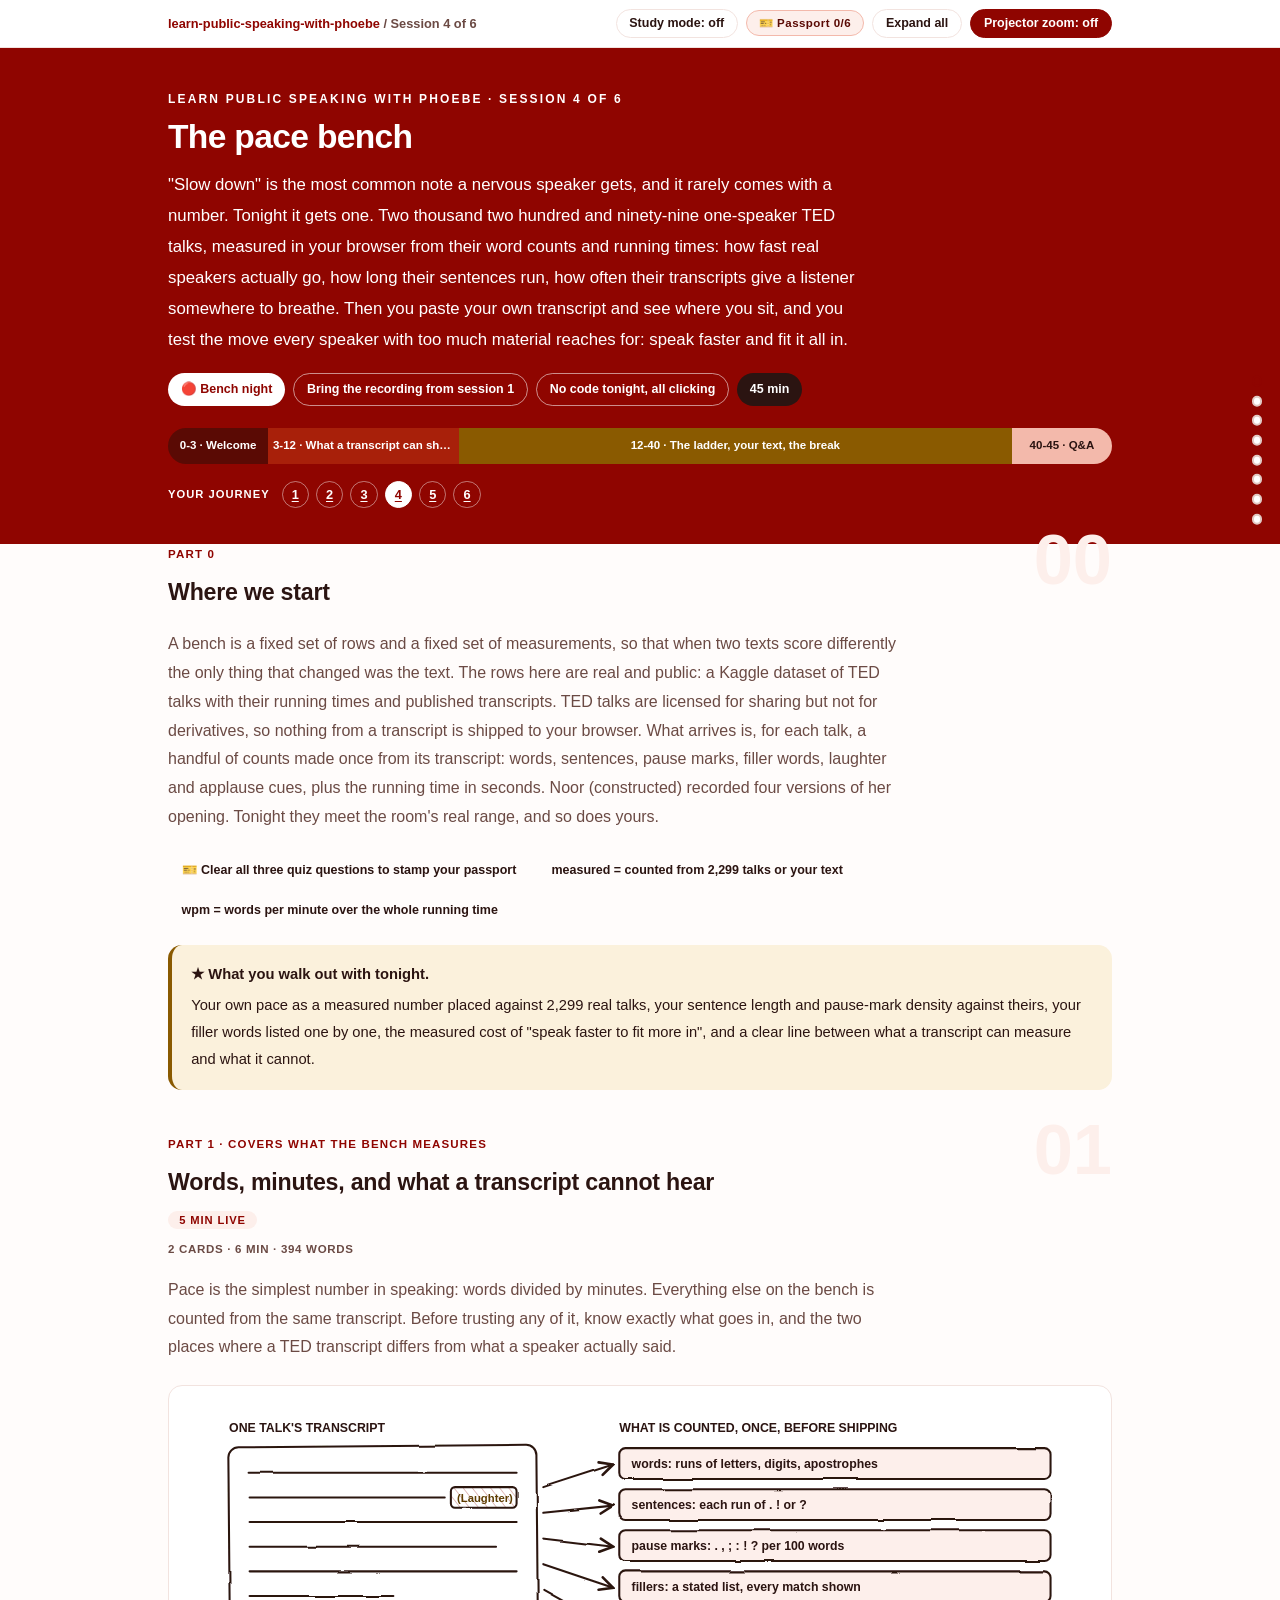
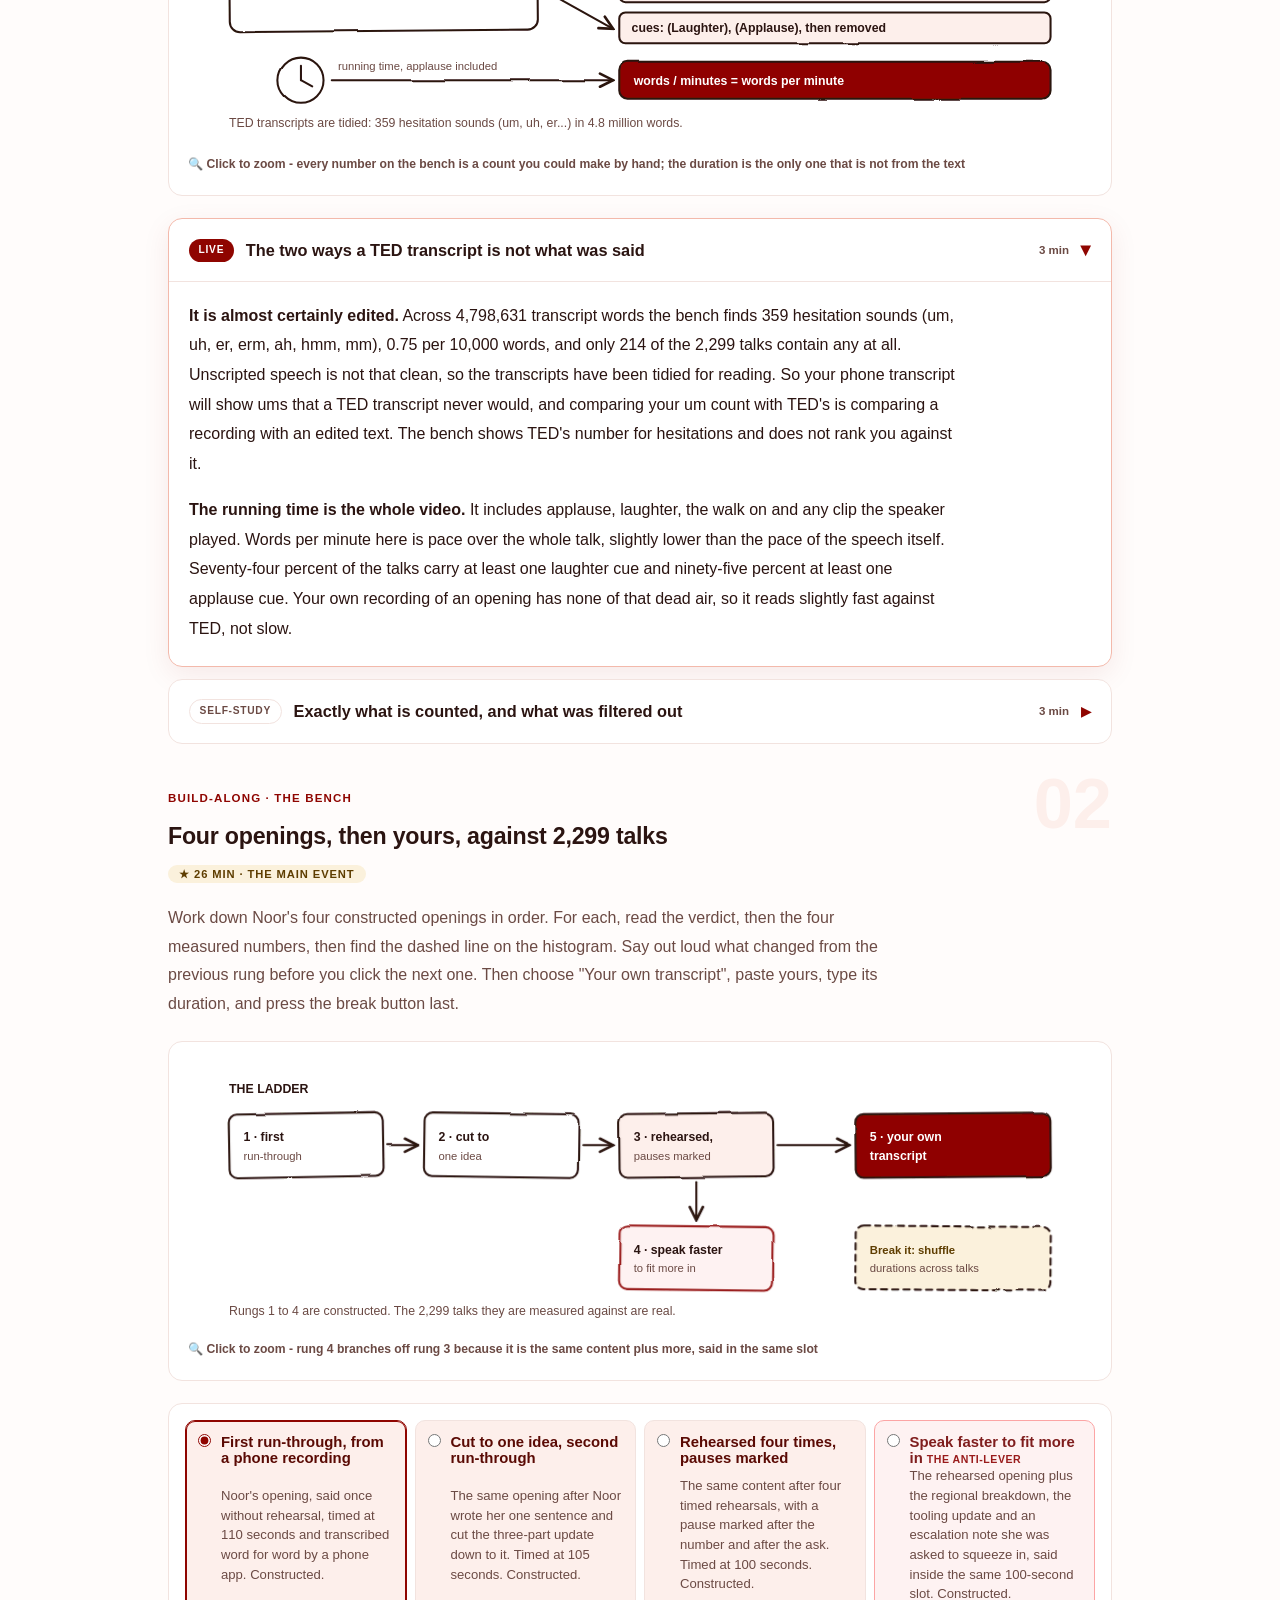
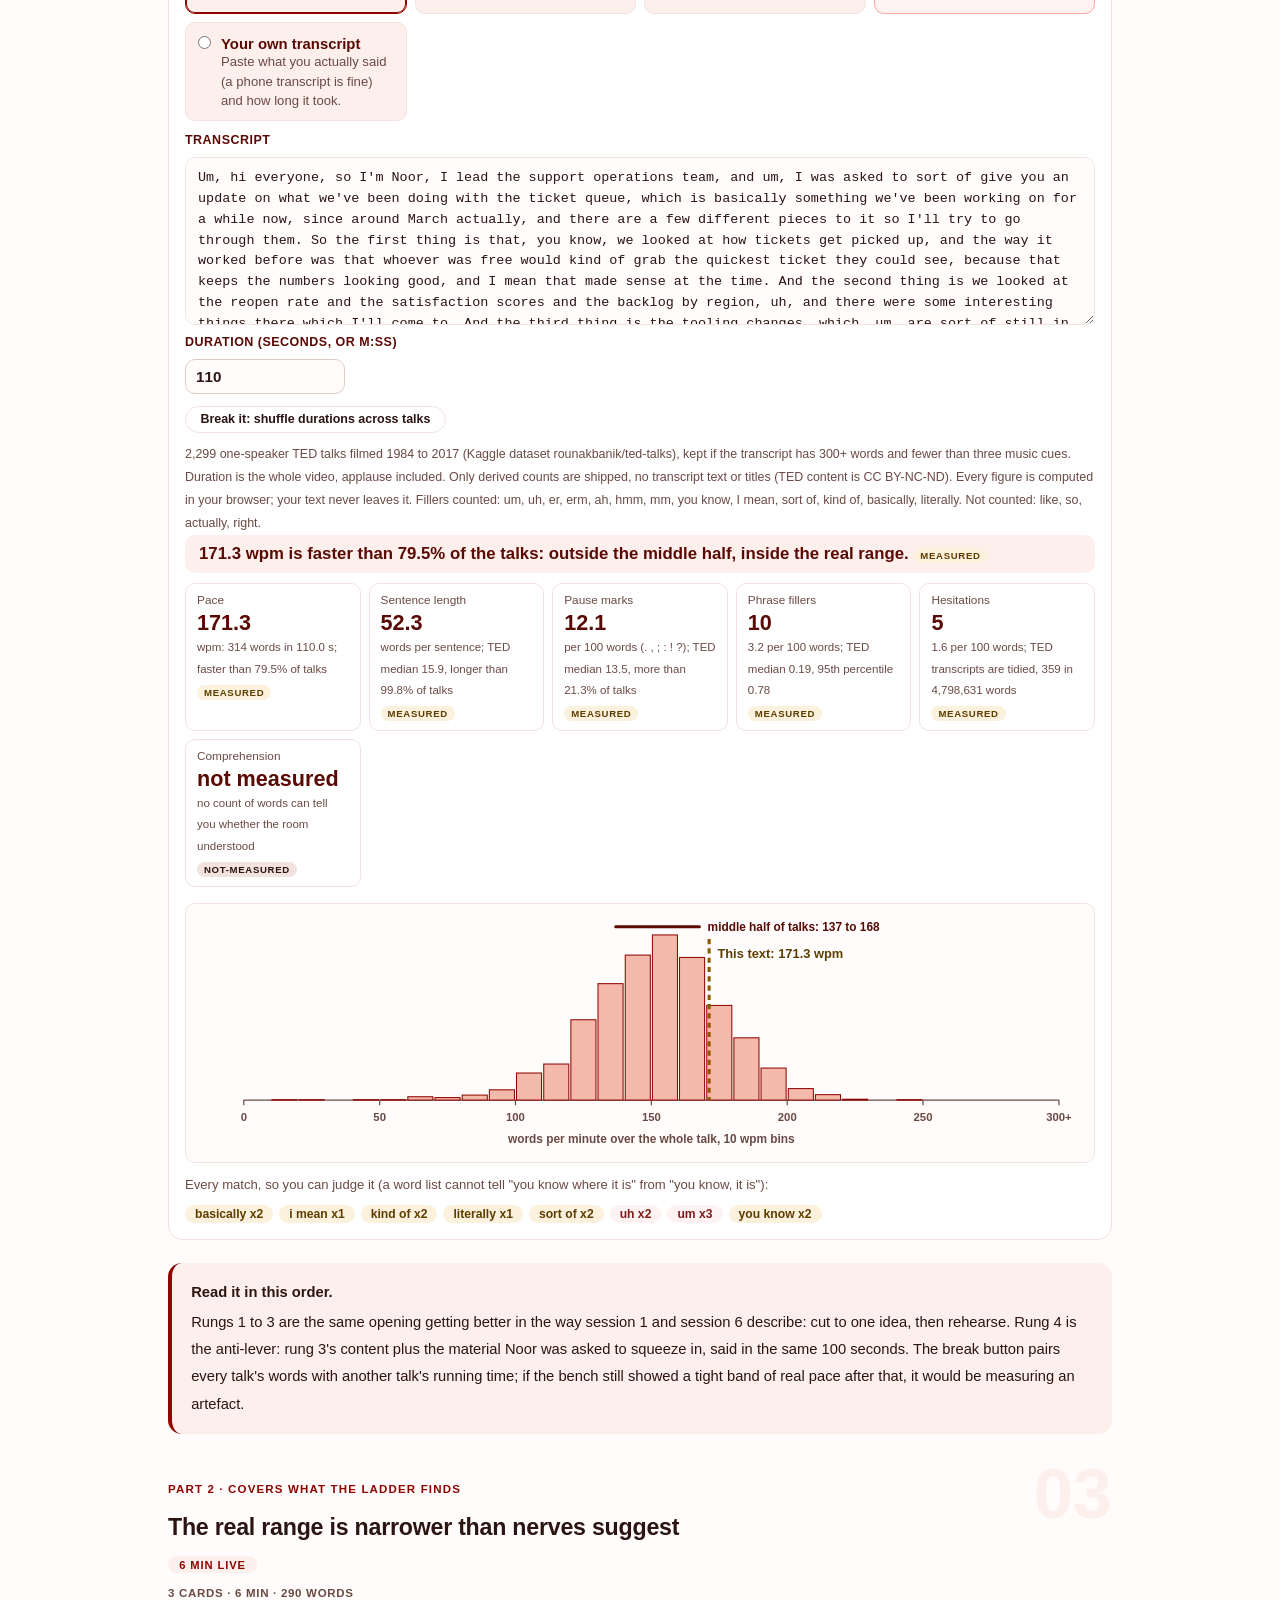
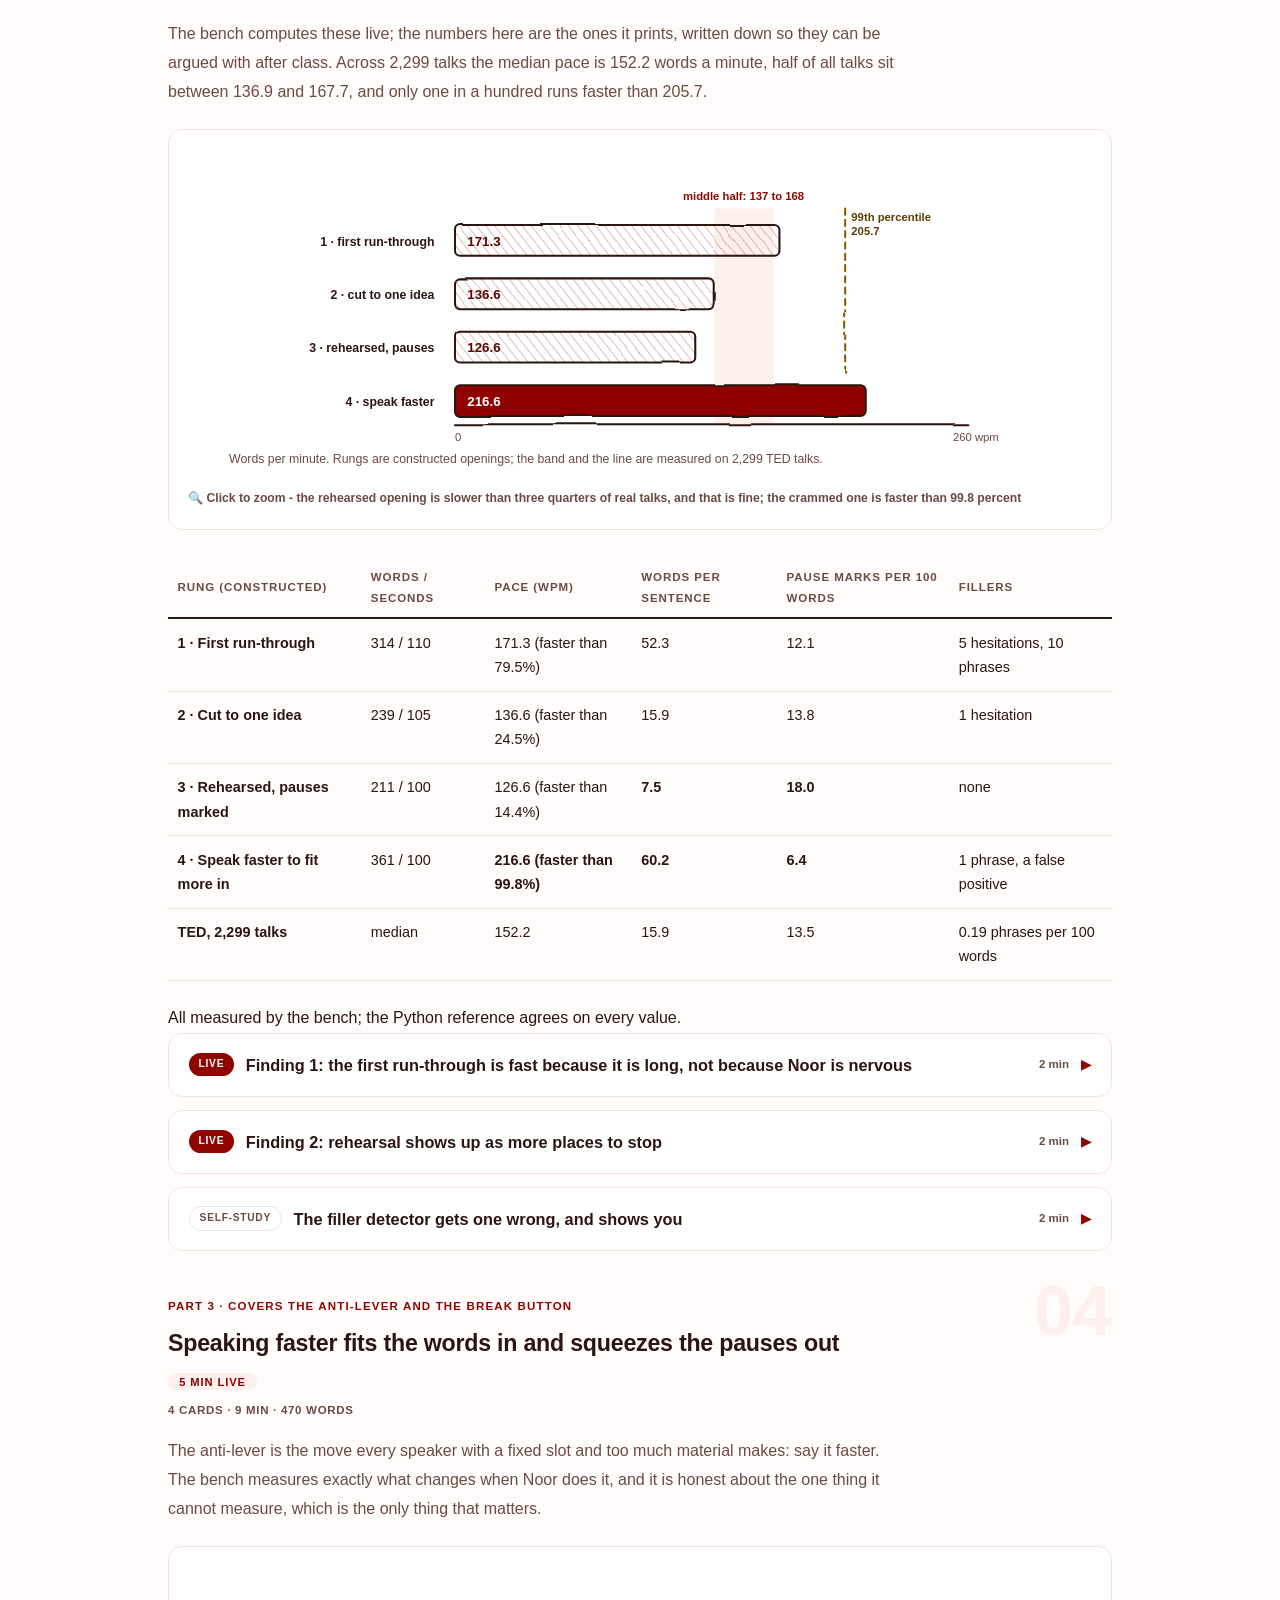
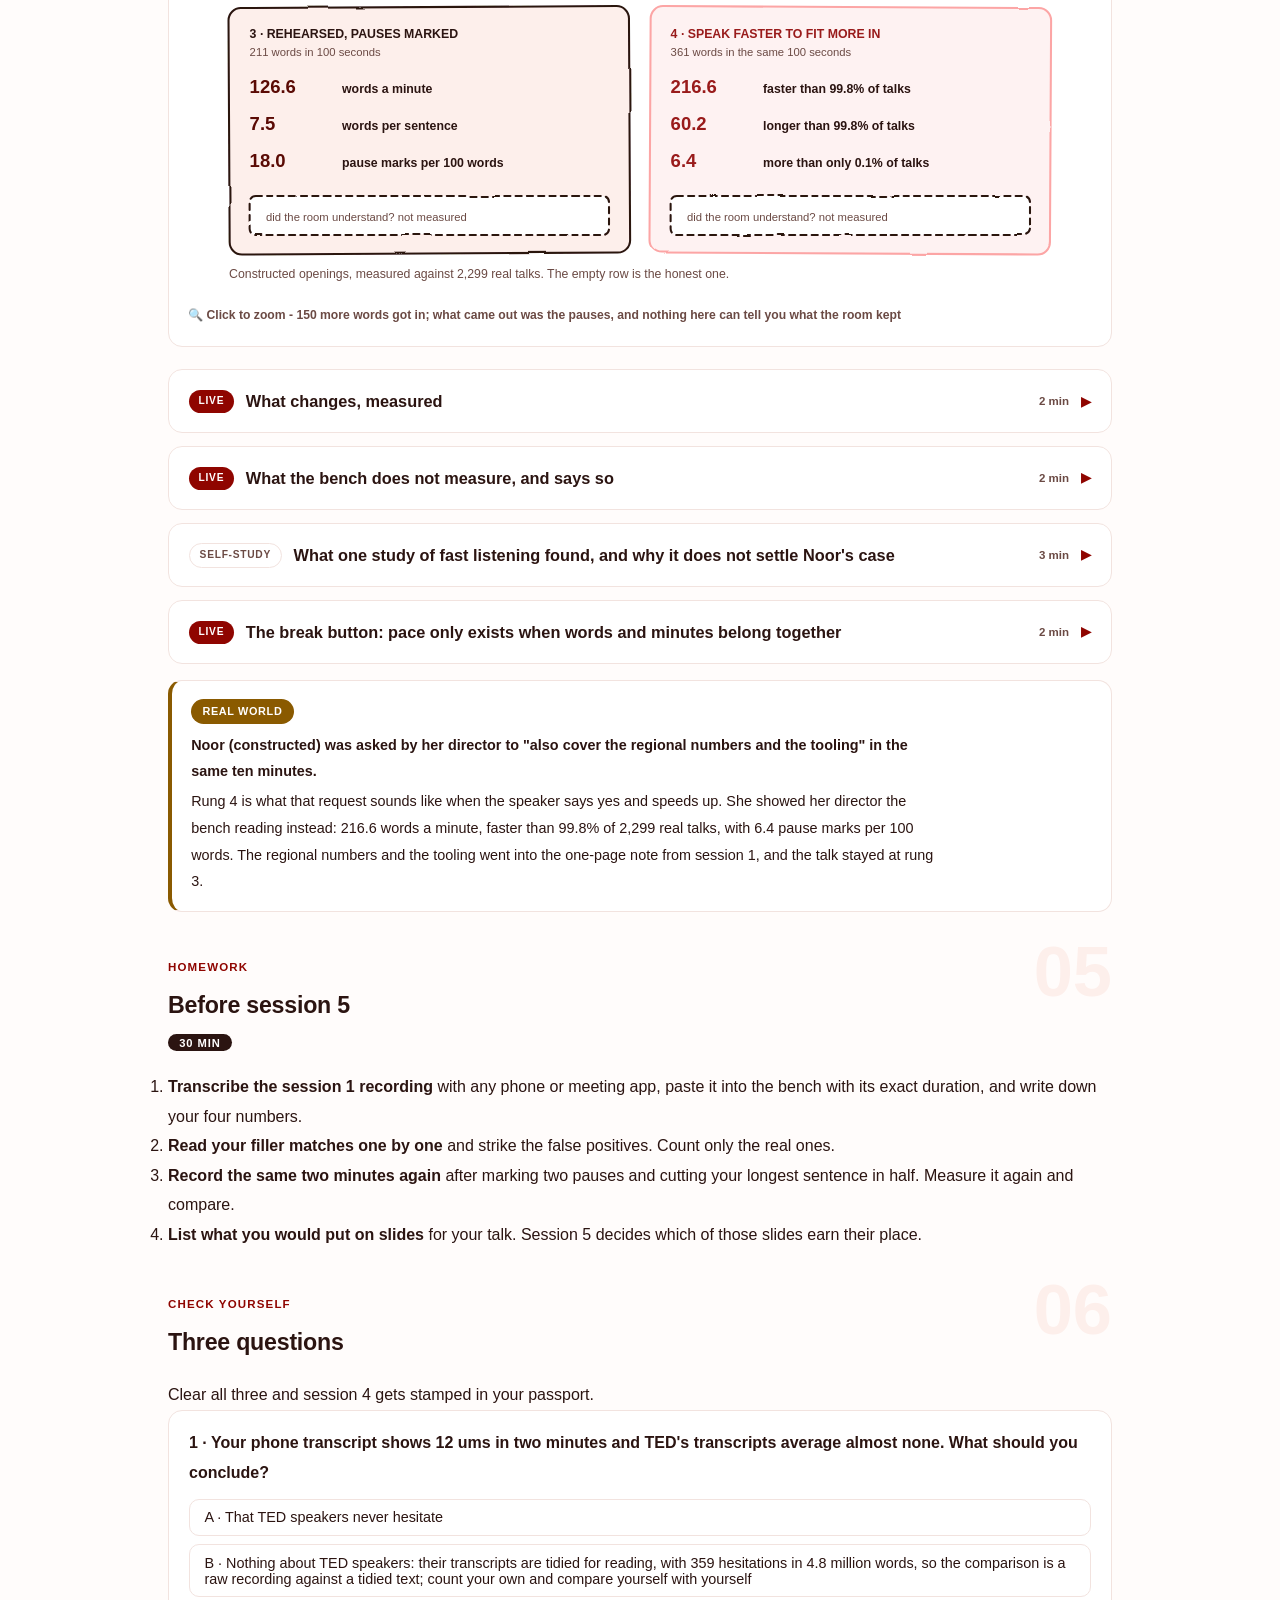
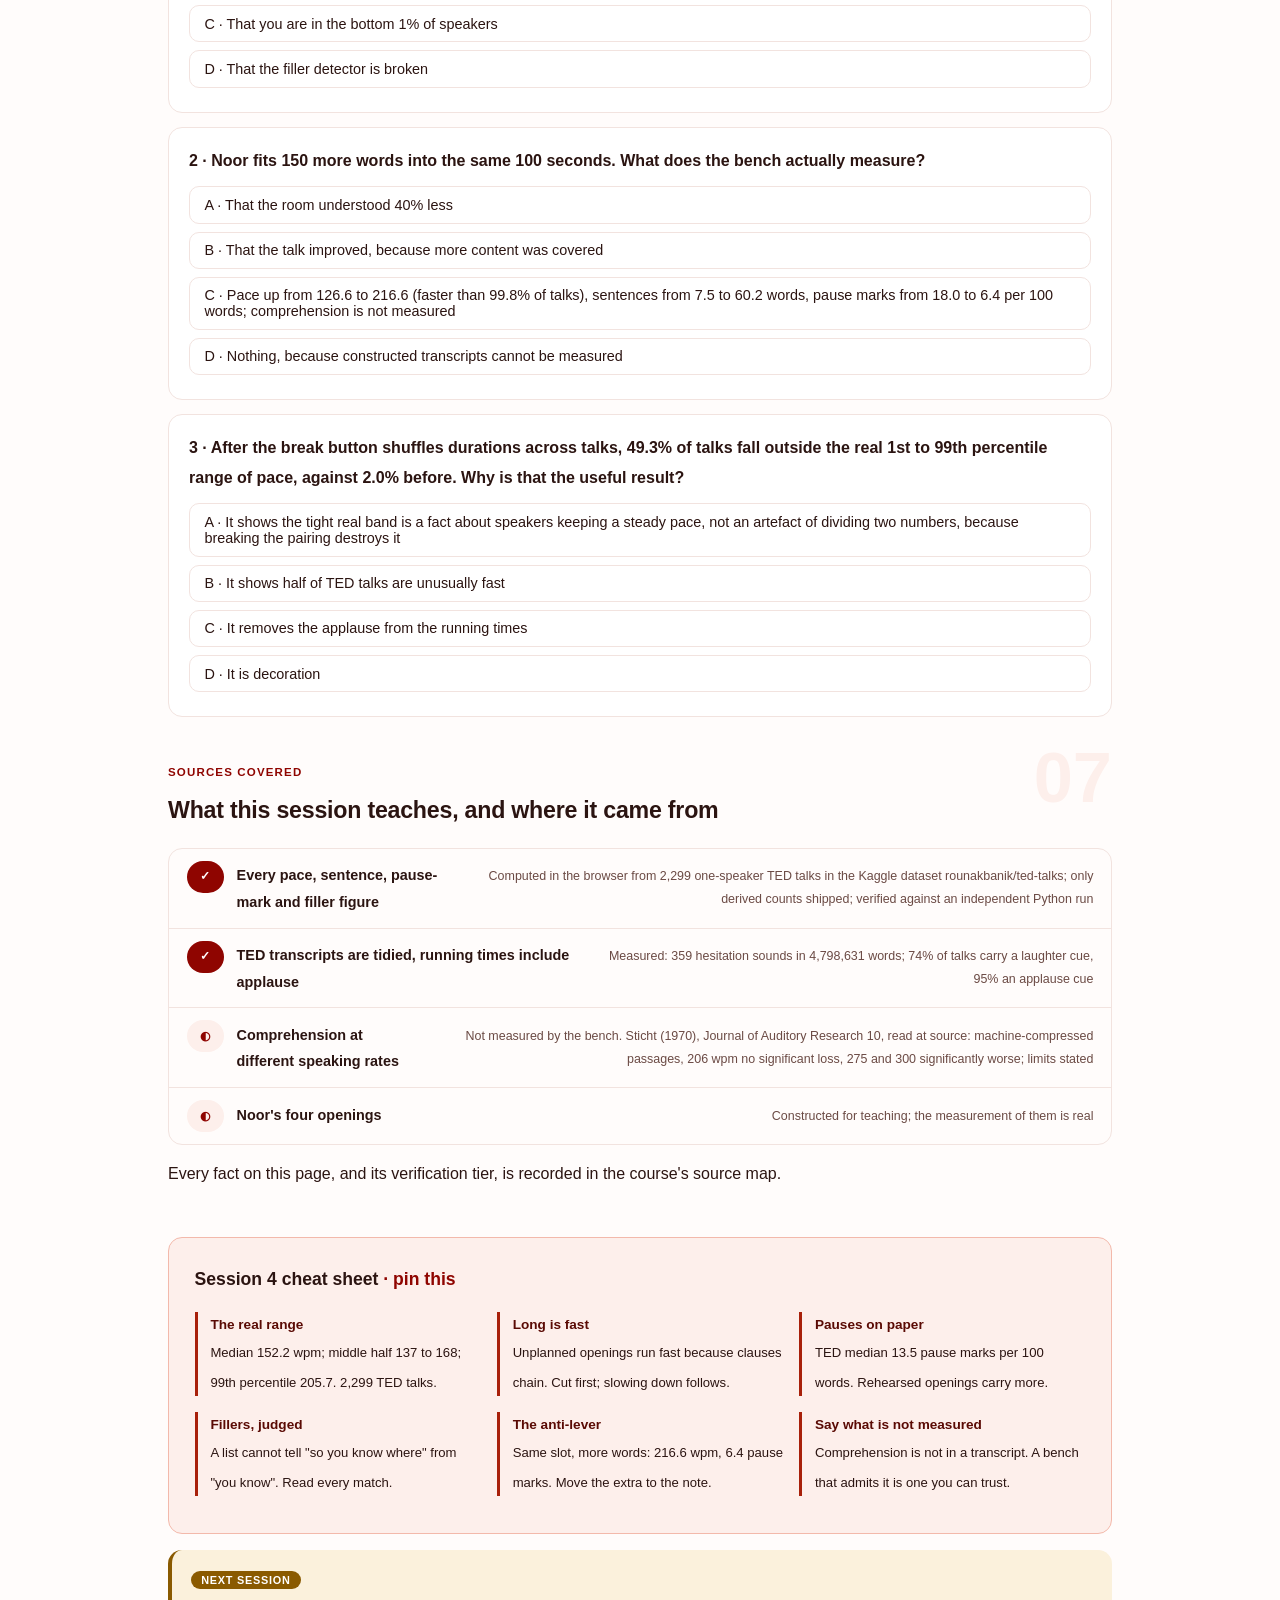
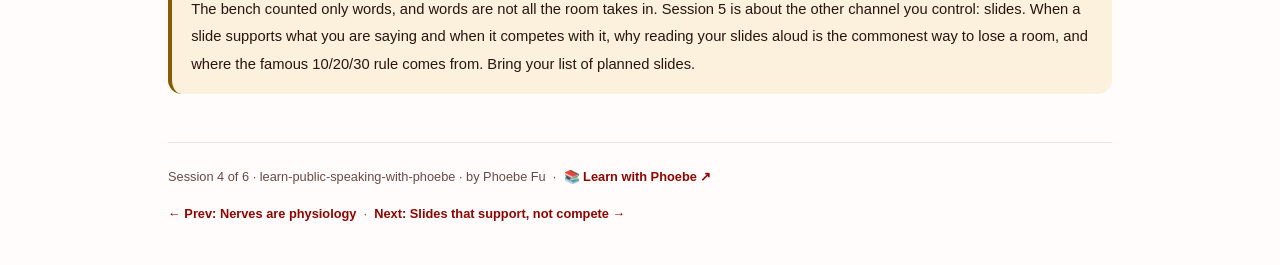
<file: courses/04-the-pace-bench.html>
<!DOCTYPE html>
<html lang="en">
<head>
<meta charset="UTF-8">
<meta name="viewport" content="width=device-width, initial-scale=1.0">
<!-- social:start -->
<meta name="description" content="Session 4 of 6. How fast do real speakers talk? 2,299 one-speaker TED talks measured in your browser from derived counts: median 152 words a minute, middle half 137 to 168. Paste your own transcript, see where you sit, and watch what speaking faster to fit more in actually changes.">
<meta property="og:type" content="article">
<meta property="og:site_name" content="Learn with Phoebe">
<meta property="og:title" content="The pace bench - learn public speaking with phoebe">
<meta property="og:description" content="Session 4 of 6. Real speaking pace from 2,299 TED talks, your own transcript placed against it, a filler detector with a stated word list, and a break button.">
<meta property="og:url" content="https://phoebefu6.github.io/learn-public-speaking-with-phoebe/courses/04-the-pace-bench.html">
<meta property="og:image" content="https://phoebefu6.github.io/learn-public-speaking-with-phoebe/assets/og-cover.png">
<meta property="og:image:width" content="1200">
<meta property="og:image:height" content="630">
<meta name="twitter:card" content="summary_large_image">
<meta name="twitter:title" content="The pace bench - learn public speaking with phoebe">
<meta name="twitter:description" content="Session 4 of 6. Your pace against 2,299 real talks, measured in your browser.">
<meta name="twitter:image" content="https://phoebefu6.github.io/learn-public-speaking-with-phoebe/assets/og-cover.png">
<!-- social:end -->
<title>Session 4 · The pace bench - learn public speaking with phoebe</title>
<link rel="stylesheet" href="../assets/style.css?v=19">
</head>
<body>

<div class="toolbar">
  <div class="wrap">
    <span class="crumb"><a href="../index.html">learn-public-speaking-with-phoebe</a> / Session 4 of 6</span>
    <button class="btn" id="toggle-all" type="button">Expand all</button>
    <button class="btn primary" id="zoom-toggle" type="button">Projector zoom: off</button>
  </div>
</div>

<header class="masthead">
  <div class="wrap">
    <div class="eyebrow">Learn Public Speaking with Phoebe · Session 4 of 6</div>
    <h1>The pace <span class="accent">bench</span></h1>
    <p class="sub">"Slow down" is the most common note a nervous speaker gets, and it rarely comes with a number. Tonight it gets one. Two thousand two hundred and ninety-nine one-speaker TED talks, measured in your browser from their word counts and running times: how fast real speakers actually go, how long their sentences run, how often their transcripts give a listener somewhere to breathe. Then you paste your own transcript and see where you sit, and you test the move every speaker with too much material reaches for: speak faster and fit it all in.</p>
    <div class="chip-row">
      <span class="chip level">🔴 Bench night</span>
      <span class="chip audience">Bring the recording from session 1</span>
      <span class="chip audience">No code tonight, all clicking</span>
      <span class="chip time">45 min</span>
    </div>
    <div class="agenda">
      <span class="a1" style="flex:1">0-3 · Welcome</span>
      <span class="a2" style="flex:2">3-12 · What a transcript can show</span>
      <span class="a3" style="flex:6">12-40 · The ladder, your text, the break</span>
      <span class="a4" style="flex:1">40-45 · Q&amp;A</span>
    </div>
  </div>
</header>

<main class="wrap">

  <section class="section" id="intro">
    <div class="section-kicker">
      <span class="klabel">Part 0</span>
      <h2>Where we start</h2>
    </div>
    <p class="lede">A bench is a fixed set of rows and a fixed set of measurements, so that when two texts score differently the only thing that changed was the text. The rows here are real and public: a Kaggle dataset of TED talks with their running times and published transcripts. TED talks are licensed for sharing but not for derivatives, so nothing from a transcript is shipped to your browser. What arrives is, for each talk, a handful of counts made once from its transcript: words, sentences, pause marks, filler words, laughter and applause cues, plus the running time in seconds. Noor (constructed) recorded four versions of her opening. Tonight they meet the room's real range, and so does yours.</p>

    <div class="legend">
      <span class="pill">🎫 Clear all three quiz questions to stamp your passport</span>
      <span class="pill">measured = counted from 2,299 talks or your text</span>
      <span class="pill">wpm = words per minute over the whole running time</span>
    </div>

    <div class="callout win">
      <p><strong>★ What you walk out with tonight.</strong> Your own pace as a measured number placed against 2,299 real talks, your sentence length and pause-mark density against theirs, your filler words listed one by one, the measured cost of "speak faster to fit more in", and a clear line between what a transcript can measure and what it cannot.</p>
    </div>
  </section>

  <section class="section" id="part-1">
    <div class="section-kicker">
      <span class="klabel">Part 1 · covers what the bench measures</span>
      <h2>Words, minutes, and what a transcript cannot hear</h2>
      <span class="tag concept">5 min live</span>
    </div>
    <p class="lede">Pace is the simplest number in speaking: words divided by minutes. Everything else on the bench is counted from the same transcript. Before trusting any of it, know exactly what goes in, and the two places where a TED transcript differs from what a speaker actually said.</p>

    <figure class="zoomable">
      <svg viewBox="0 0 880 330" xmlns="http://www.w3.org/2000/svg" role="img" aria-label="A transcript card on the left with a laughter cue hatched out. Arrows lead to five counters: words, sentences ending in a full stop, question or exclamation mark, pause marks, filler words from a stated list, and laughter and applause cues. A clock below gives the running time in seconds, applause included. Words divided by minutes gives words per minute. A note says TED transcripts are tidied: 359 hesitation sounds in 4.8 million words.">
        <defs>
          <filter id="s4aSk" x="-3%" y="-3%" width="106%" height="106%"><feTurbulence type="fractalNoise" baseFrequency="0.02" numOctaves="2" seed="41" result="n"/><feDisplacementMap in="SourceGraphic" in2="n" scale="2.4" xChannelSelector="R" yChannelSelector="G"/></filter>
          <pattern id="s4aHc" patternUnits="userSpaceOnUse" width="7" height="7" patternTransform="rotate(-38)"><line x1="0" y1="0" x2="0" y2="7" stroke="#8F0500" stroke-width="1" opacity=".5"/></pattern>
          <marker id="s4aAr" viewBox="0 0 10 10" refX="9" refY="5" markerWidth="8" markerHeight="8" orient="auto"><path d="M1 1 L9 5 L1 9" fill="none" stroke="#2B1411" stroke-width="1.6" stroke-linecap="round"/></marker>
        </defs>
        <style>
          .s4aH { font: 800 12px Inter, sans-serif; fill: #2B1411; }
          .s4aL { font: 600 12px Inter, sans-serif; fill: #2B1411; }
          .s4aS { font: 400 11px Inter, sans-serif; fill: #6B4A44; }
          .s4aB { font: 800 11px Inter, sans-serif; fill: #5E3D00; }
          .s4aW { font: 800 12px Inter, sans-serif; fill: #FFFFFF; }
          .s4aN { font: 400 12px Inter, sans-serif; fill: #6B4A44; }
        </style>

        <text class="s4aH" x="40" y="26">ONE TALK'S TRANSCRIPT</text>
        <text class="s4aH" x="420" y="26">WHAT IS COUNTED, ONCE, BEFORE SHIPPING</text>

        <g filter="url(#s4aSk)" fill="none" stroke="#2B1411" stroke-width="2" stroke-linecap="round" stroke-linejoin="round">
          <rect x="40" y="40" width="300" height="180" rx="10" fill="#FFFFFF" transform="rotate(-0.5 190 130)"/>
          <path d="M60 66 L320 66"/>
          <path d="M60 90 L250 90"/>
          <rect x="256" y="80" width="64" height="20" rx="4" fill="url(#s4aHc)"/>
          <path d="M60 114 L320 114"/>
          <path d="M60 138 L300 138"/>
          <path d="M60 162 L320 162"/>
          <path d="M60 186 L200 186"/>
          <path d="M346 80 L414 58" marker-end="url(#s4aAr)"/>
          <path d="M346 105 L414 98" marker-end="url(#s4aAr)"/>
          <path d="M346 130 L414 138" marker-end="url(#s4aAr)"/>
          <path d="M346 155 L414 178" marker-end="url(#s4aAr)"/>
          <path d="M346 180 L414 218" marker-end="url(#s4aAr)"/>
          <rect x="420" y="42" width="420" height="30" rx="6" fill="#FDEFEB"/>
          <rect x="420" y="82" width="420" height="30" rx="6" fill="#FDEFEB"/>
          <rect x="420" y="122" width="420" height="30" rx="6" fill="#FDEFEB"/>
          <rect x="420" y="162" width="420" height="30" rx="6" fill="#FDEFEB"/>
          <rect x="420" y="202" width="420" height="30" rx="6" fill="#FDEFEB"/>
          <circle cx="110" cy="268" r="22" fill="#FFFFFF"/>
          <path d="M110 268 L110 254"/>
          <path d="M110 268 L121 274"/>
          <path d="M140 268 L414 268" marker-end="url(#s4aAr)"/>
          <rect x="420" y="250" width="420" height="36" rx="8" fill="#8F0500"/>
        </g>

        <text class="s4aB" x="262" y="94">(Laughter)</text>
        <text class="s4aL" x="432" y="61">words: runs of letters, digits, apostrophes</text>
        <text class="s4aL" x="432" y="101">sentences: each run of . ! or ?</text>
        <text class="s4aL" x="432" y="141">pause marks: . , ; : ! ? per 100 words</text>
        <text class="s4aL" x="432" y="181">fillers: a stated list, every match shown</text>
        <text class="s4aL" x="432" y="221">cues: (Laughter), (Applause), then removed</text>
        <text class="s4aS" x="146" y="258">running time, applause included</text>
        <text class="s4aW" x="434" y="273">words / minutes = words per minute</text>
        <text class="s4aN" x="40" y="314">TED transcripts are tidied: 359 hesitation sounds (um, uh, er...) in 4.8 million words.</text>
      </svg>
      <figcaption>🔍 Click to zoom - every number on the bench is a count you could make by hand; the duration is the only one that is not from the text</figcaption>
    </figure>

    <details class="card" open>
      <summary><span class="mode live">Live</span>The two ways a TED transcript is not what was said<span class="mini">3 min</span><span class="caret">▶</span></summary>
      <div class="body">
        <p><strong>It is almost certainly edited.</strong> Across 4,798,631 transcript words the bench finds 359 hesitation sounds (um, uh, er, erm, ah, hmm, mm), 0.75 per 10,000 words, and only 214 of the 2,299 talks contain any at all. Unscripted speech is not that clean, so the transcripts have been tidied for reading. So your phone transcript will show ums that a TED transcript never would, and comparing your um count with TED's is comparing a recording with an edited text. The bench shows TED's number for hesitations and does not rank you against it.</p>
        <p><strong>The running time is the whole video.</strong> It includes applause, laughter, the walk on and any clip the speaker played. Words per minute here is pace over the whole talk, slightly lower than the pace of the speech itself. Seventy-four percent of the talks carry at least one laughter cue and ninety-five percent at least one applause cue. Your own recording of an opening has none of that dead air, so it reads slightly fast against TED, not slow.</p>
      </div>
    </details>

    <details class="card">
      <summary><span class="mode self">Self-study</span>Exactly what is counted, and what was filtered out<span class="mini">3 min</span><span class="caret">▶</span></summary>
      <div class="body">
        <p><strong>Talks.</strong> The Kaggle dataset "TED Talks" (rounakbanik/ted-talks) joins 2,550 talk records with 2,467 transcripts; after removing three duplicate transcripts, 2,464 talks have both. The bench keeps the 2,299 with one speaker, at least 300 transcript words and fewer than three music or singing cues, which removes performances. They were filmed between 1984 and 2017. TED's own usage policy licenses talks under CC BY-NC-ND 4.0 and does not permit edited transcripts, which is why only counts are shipped and no line of any transcript appears on this page.</p>
        <p><strong>Rules.</strong> Curly apostrophes become straight. A parenthesised cue is counted and then removed before counting words. A word is a run of letters, digits or apostrophes. A sentence ends at a run of full stops, question marks or exclamation marks, and trailing words with no end mark count as one more. Pause marks are full stops, commas, semicolons, colons, question and exclamation marks. Fillers: um, uh, er, erm, ah, hmm, mm (hesitations) and you know, I mean, sort of, kind of, basically, literally (phrases), matched as whole words. "Like", "so", "actually" and "right" are not counted, because a word list cannot tell the filler from the meaning.</p>
        <p>The Python reference and the browser engine apply the same rules and agree on every count for all 2,464 transcripts, and on every bench number to six decimals.</p>
      </div>
    </details>
  </section>

  <section class="section" id="demo-1">
    <div class="section-kicker">
      <span class="klabel">Build-along · the bench</span>
      <h2>Four openings, then yours, against 2,299 talks</h2>
      <span class="tag demo">★ 26 min · the main event</span>
    </div>
    <p class="lede">Work down Noor's four constructed openings in order. For each, read the verdict, then the four measured numbers, then find the dashed line on the histogram. Say out loud what changed from the previous rung before you click the next one. Then choose "Your own transcript", paste yours, type its duration, and press the break button last.</p>

    <figure class="zoomable">
      <svg viewBox="0 0 880 260" xmlns="http://www.w3.org/2000/svg" role="img" aria-label="The bench's ladder as a path of five steps: first run-through, cut to one idea, rehearsed with pauses marked, then a branch to the anti-lever, speak faster to fit more in, and finally your own transcript. A break button sits apart, shuffling durations across talks.">
        <defs>
          <filter id="s4dSk" x="-3%" y="-3%" width="106%" height="106%"><feTurbulence type="fractalNoise" baseFrequency="0.02" numOctaves="2" seed="43" result="n"/><feDisplacementMap in="SourceGraphic" in2="n" scale="2.4" xChannelSelector="R" yChannelSelector="G"/></filter>
          <marker id="s4dAr" viewBox="0 0 10 10" refX="9" refY="5" markerWidth="8" markerHeight="8" orient="auto"><path d="M1 1 L9 5 L1 9" fill="none" stroke="#2B1411" stroke-width="1.6" stroke-linecap="round"/></marker>
        </defs>
        <style>
          .s4dH { font: 800 12px Inter, sans-serif; fill: #2B1411; }
          .s4dL { font: 600 12px Inter, sans-serif; fill: #2B1411; }
          .s4dS { font: 400 11px Inter, sans-serif; fill: #6B4A44; }
          .s4dB { font: 800 11px Inter, sans-serif; fill: #5E3D00; }
          .s4dW { font: 800 12px Inter, sans-serif; fill: #FFFFFF; }
          .s4dN { font: 400 12px Inter, sans-serif; fill: #6B4A44; }
        </style>

        <g filter="url(#s4dSk)" fill="none" stroke="#2B1411" stroke-width="2" stroke-linecap="round" stroke-linejoin="round">
          <rect x="40" y="50" width="150" height="62" rx="8" fill="#FFFFFF" transform="rotate(-1 115 81)"/>
          <rect x="230" y="50" width="150" height="62" rx="8" fill="#FFFFFF" transform="rotate(0.8 305 81)"/>
          <rect x="420" y="50" width="150" height="62" rx="8" fill="#FDEFEB" transform="rotate(-0.6 495 81)"/>
          <rect x="420" y="160" width="150" height="62" rx="8" fill="#FEF2F2" stroke="#991B1B" transform="rotate(0.7 495 191)"/>
          <rect x="650" y="50" width="190" height="62" rx="8" fill="#8F0500" transform="rotate(-0.5 745 81)"/>
          <rect x="650" y="160" width="190" height="62" rx="8" fill="#FBF1DC" stroke-dasharray="6 5" transform="rotate(0.5 745 191)"/>
          <path d="M194 81 L224 81" marker-end="url(#s4dAr)"/>
          <path d="M384 81 L414 81" marker-end="url(#s4dAr)"/>
          <path d="M574 81 L644 81" marker-end="url(#s4dAr)"/>
          <path d="M495 116 L495 154" marker-end="url(#s4dAr)"/>
        </g>

        <text class="s4dH" x="40" y="30">THE LADDER</text>
        <text class="s4dL" x="54" y="77">1 · first</text>
        <text class="s4dS" x="54" y="95">run-through</text>
        <text class="s4dL" x="244" y="77">2 · cut to</text>
        <text class="s4dS" x="244" y="95">one idea</text>
        <text class="s4dL" x="434" y="77">3 · rehearsed,</text>
        <text class="s4dS" x="434" y="95">pauses marked</text>
        <text class="s4dL" x="434" y="187">4 · speak faster</text>
        <text class="s4dS" x="434" y="205">to fit more in</text>
        <text class="s4dW" x="664" y="77">5 · your own</text>
        <text class="s4dW" x="664" y="95">transcript</text>
        <text class="s4dB" x="664" y="187">Break it: shuffle</text>
        <text class="s4dS" x="664" y="205">durations across talks</text>
        <text class="s4dN" x="40" y="246">Rungs 1 to 4 are constructed. The 2,299 talks they are measured against are real.</text>
      </svg>
      <figcaption>🔍 Click to zoom - rung 4 branches off rung 3 because it is the same content plus more, said in the same slot</figcaption>
    </figure>

    <div id="pace-bench" class="pb-bench"></div>

    <div class="callout tip">
      <p><strong>Read it in this order.</strong> Rungs 1 to 3 are the same opening getting better in the way session 1 and session 6 describe: cut to one idea, then rehearse. Rung 4 is the anti-lever: rung 3's content plus the material Noor was asked to squeeze in, said in the same 100 seconds. The break button pairs every talk's words with another talk's running time; if the bench still showed a tight band of real pace after that, it would be measuring an artefact.</p>
    </div>
  </section>

  <section class="section" id="part-2">
    <div class="section-kicker">
      <span class="klabel">Part 2 · covers what the ladder finds</span>
      <h2>The real range is narrower than nerves suggest</h2>
      <span class="tag concept">6 min live</span>
    </div>
    <p class="lede">The bench computes these live; the numbers here are the ones it prints, written down so they can be argued with after class. Across 2,299 talks the median pace is 152.2 words a minute, half of all talks sit between 136.9 and 167.7, and only one in a hundred runs faster than 205.7.</p>

    <figure class="zoomable">
      <svg viewBox="0 0 880 320" xmlns="http://www.w3.org/2000/svg" role="img" aria-label="Four horizontal bars of words per minute against the real range of 2,299 TED talks. A shaded band marks the middle half, 136.9 to 167.7, and a line marks the 99th percentile at 205.7. First run-through: 171.3. Cut to one idea: 136.6. Rehearsed with pauses marked: 126.6. Speak faster to fit more in: 216.6, past the 99th percentile.">
        <defs>
          <filter id="s4bSk" x="-3%" y="-3%" width="106%" height="106%"><feTurbulence type="fractalNoise" baseFrequency="0.02" numOctaves="2" seed="47" result="n"/><feDisplacementMap in="SourceGraphic" in2="n" scale="2.4" xChannelSelector="R" yChannelSelector="G"/></filter>
          <pattern id="s4bHc" patternUnits="userSpaceOnUse" width="7" height="7" patternTransform="rotate(-38)"><line x1="0" y1="0" x2="0" y2="7" stroke="#8F0500" stroke-width="1" opacity=".5"/></pattern>
        </defs>
        <style>
          .s4bH { font: 800 12px Inter, sans-serif; fill: #2B1411; }
          .s4bL { font: 600 12px Inter, sans-serif; fill: #2B1411; }
          .s4bS { font: 400 11px Inter, sans-serif; fill: #6B4A44; }
          .s4bB { font: 800 11px Inter, sans-serif; fill: #5E3D00; }
          .s4bV { font: 800 13px Inter, sans-serif; fill: #5A0A04; }
          .s4bA { font: 700 11px Inter, sans-serif; fill: #8F0500; }
          .s4bW { font: 800 13px Inter, sans-serif; fill: #FFFFFF; }
          .s4bN { font: 400 12px Inter, sans-serif; fill: #6B4A44; }
        </style>

        <path d="M513 58 L570 58 L570 268 L513 268 Z" fill="#FDEFEB"/>

        <g filter="url(#s4bSk)" fill="none" stroke="#2B1411" stroke-width="2" stroke-linecap="round" stroke-linejoin="round">
          <path d="M260 268 L760 268"/>
          <rect x="260" y="74" width="316" height="30" rx="5" fill="url(#s4bHc)"/>
          <rect x="260" y="126" width="252" height="30" rx="5" fill="url(#s4bHc)"/>
          <rect x="260" y="178" width="234" height="30" rx="5" fill="url(#s4bHc)"/>
          <rect x="260" y="230" width="400" height="30" rx="5" fill="#8F0500"/>
          <path d="M640 58 L640 222" stroke="#8A5A00" stroke-dasharray="6 5"/>
        </g>

        <text class="s4bA" x="541" y="50" text-anchor="middle">middle half: 137 to 168</text>
        <text class="s4bB" x="646" y="70">99th percentile</text>
        <text class="s4bB" x="646" y="84">205.7</text>
        <text class="s4bL" x="240" y="94" text-anchor="end">1 · first run-through</text>
        <text class="s4bL" x="240" y="146" text-anchor="end">2 · cut to one idea</text>
        <text class="s4bL" x="240" y="198" text-anchor="end">3 · rehearsed, pauses</text>
        <text class="s4bL" x="240" y="250" text-anchor="end">4 · speak faster</text>
        <text class="s4bV" x="272" y="94">171.3</text>
        <text class="s4bV" x="272" y="146">136.6</text>
        <text class="s4bV" x="272" y="198">126.6</text>
        <text class="s4bW" x="272" y="250">216.6</text>
        <text class="s4bS" x="260" y="284">0</text>
        <text class="s4bS" x="745" y="284">260 wpm</text>
        <text class="s4bN" x="40" y="306">Words per minute. Rungs are constructed openings; the band and the line are measured on 2,299 TED talks.</text>
      </svg>
      <figcaption>🔍 Click to zoom - the rehearsed opening is slower than three quarters of real talks, and that is fine; the crammed one is faster than 99.8 percent</figcaption>
    </figure>

    <table class="clean">
      <tr><th>Rung (constructed)</th><th>Words / seconds</th><th>Pace (wpm)</th><th>Words per sentence</th><th>Pause marks per 100 words</th><th>Fillers</th></tr>
      <tr><td>1 · First run-through</td><td>314 / 110</td><td>171.3 (faster than 79.5%)</td><td>52.3</td><td>12.1</td><td>5 hesitations, 10 phrases</td></tr>
      <tr><td>2 · Cut to one idea</td><td>239 / 105</td><td>136.6 (faster than 24.5%)</td><td>15.9</td><td>13.8</td><td>1 hesitation</td></tr>
      <tr><td>3 · Rehearsed, pauses marked</td><td>211 / 100</td><td>126.6 (faster than 14.4%)</td><td><strong>7.5</strong></td><td><strong>18.0</strong></td><td>none</td></tr>
      <tr><td>4 · Speak faster to fit more in</td><td>361 / 100</td><td><strong>216.6 (faster than 99.8%)</strong></td><td><strong>60.2</strong></td><td><strong>6.4</strong></td><td>1 phrase, a false positive</td></tr>
      <tr><td>TED, 2,299 talks</td><td>median</td><td>152.2</td><td>15.9</td><td>13.5</td><td>0.19 phrases per 100 words</td></tr>
    </table>
    <p class="mono" style="margin-top:6px">All measured by the bench; the Python reference agrees on every value.</p>

    <details class="card">
      <summary><span class="mode live">Live</span>Finding 1: the first run-through is fast because it is long, not because Noor is nervous<span class="mini">2 min</span><span class="caret">▶</span></summary>
      <div class="body">
        <p>Rung 1 runs at 171.3 words a minute, faster than 79.5% of the talks, with six sentences averaging 52.3 words each: longer than 99.8% of TED talks' average sentence. It is not the speed of a nervous mouth so much as the shape of an unplanned one: clauses joined with "and" because the speaker is composing while talking. Cutting to one idea (rung 2) drops 75 words and brings the pace to 136.6 and the sentences to 15.9 words, the TED median, without asking Noor to slow down at all.</p>
      </div>
    </details>

    <details class="card">
      <summary><span class="mode live">Live</span>Finding 2: rehearsal shows up as more places to stop<span class="mini">2 min</span><span class="caret">▶</span></summary>
      <div class="body">
        <p>Rung 3 has 28 sentences averaging 7.5 words and 18.0 pause marks per 100 words, more than 95.8% of the talks. Short sentences and marked pauses are what "Six days. For a refund." looks like on paper. Its pace, 126.6, is slower than three quarters of TED talks, and that is not a problem: a deliberate opening is meant to be slower than the middle of a talk. The bench reports where you sit; it does not grade a pace as good or bad, because there is no measured pace that is correct.</p>
      </div>
    </details>

    <details class="card">
      <summary><span class="mode self">Self-study</span>The filler detector gets one wrong, and shows you<span class="mini">2 min</span><span class="caret">▶</span></summary>
      <div class="body">
        <p>Rung 4 shows one phrase filler. It is "so you know where it sits": a real "you know", meaning "so that you are informed", not a verbal tic. A word list cannot tell the two apart, which is why the bench lists every match for you to judge instead of printing a score, and why "like", "so", "actually" and "right" are not counted at all. Rung 1's ten phrase fillers are the real thing: "sort of give you an update", "basically", "kind of grab". Every hesitation in rung 1 is an um or an uh that a phone transcript kept and a TED transcript would have removed.</p>
      </div>
    </details>
  </section>

  <section class="section" id="part-3">
    <div class="section-kicker">
      <span class="klabel">Part 3 · covers the anti-lever and the break button</span>
      <h2>Speaking faster fits the words in and squeezes the pauses out</h2>
      <span class="tag concept">5 min live</span>
    </div>
    <p class="lede">The anti-lever is the move every speaker with a fixed slot and too much material makes: say it faster. The bench measures exactly what changes when Noor does it, and it is honest about the one thing it cannot measure, which is the only thing that matters.</p>

    <figure class="zoomable">
      <svg viewBox="0 0 880 320" xmlns="http://www.w3.org/2000/svg" role="img" aria-label="Before and after. Rehearsed opening: 211 words in 100 seconds, 126.6 words a minute, 7.5 words per sentence, 18.0 pause marks per 100 words. Speak faster to fit more in: 361 words in the same 100 seconds, 216.6 words a minute, 60.2 words per sentence, 6.4 pause marks per 100 words. A fourth row, whether the room understood, is an empty dashed box in both panels: not measured.">
        <defs>
          <filter id="s4cSk" x="-3%" y="-3%" width="106%" height="106%"><feTurbulence type="fractalNoise" baseFrequency="0.02" numOctaves="2" seed="53" result="n"/><feDisplacementMap in="SourceGraphic" in2="n" scale="2.4" xChannelSelector="R" yChannelSelector="G"/></filter>
        </defs>
        <style>
          .s4cH { font: 800 12px Inter, sans-serif; fill: #2B1411; }
          .s4cL { font: 600 12px Inter, sans-serif; fill: #2B1411; }
          .s4cS { font: 400 11px Inter, sans-serif; fill: #6B4A44; }
          .s4cR { font: 800 12px Inter, sans-serif; fill: #991B1B; }
          .s4cV { font: 800 18px Inter, sans-serif; fill: #5A0A04; }
          .s4cX { font: 800 18px Inter, sans-serif; fill: #991B1B; }
          .s4cN { font: 400 12px Inter, sans-serif; fill: #6B4A44; }
        </style>

        <g filter="url(#s4cSk)" fill="none" stroke="#2B1411" stroke-width="2" stroke-linecap="round" stroke-linejoin="round">
          <rect x="40" y="40" width="390" height="240" rx="12" fill="#FDEFEB" transform="rotate(-0.3 235 160)"/>
          <rect x="450" y="40" width="390" height="240" rx="12" fill="#FEF2F2" stroke="#FCA5A5" transform="rotate(0.3 645 160)"/>
          <rect x="60" y="224" width="350" height="38" rx="6" fill="#FFFFFF" stroke-dasharray="6 5"/>
          <rect x="470" y="224" width="350" height="38" rx="6" fill="#FFFFFF" stroke-dasharray="6 5"/>
        </g>

        <text class="s4cH" x="60" y="70">3 · REHEARSED, PAUSES MARKED</text>
        <text class="s4cS" x="60" y="88">211 words in 100 seconds</text>
        <text class="s4cV" x="60" y="124">126.6</text>
        <text class="s4cL" x="150" y="124">words a minute</text>
        <text class="s4cV" x="60" y="160">7.5</text>
        <text class="s4cL" x="150" y="160">words per sentence</text>
        <text class="s4cV" x="60" y="196">18.0</text>
        <text class="s4cL" x="150" y="196">pause marks per 100 words</text>
        <text class="s4cS" x="76" y="248">did the room understand? not measured</text>

        <text class="s4cR" x="470" y="70">4 · SPEAK FASTER TO FIT MORE IN</text>
        <text class="s4cS" x="470" y="88">361 words in the same 100 seconds</text>
        <text class="s4cX" x="470" y="124">216.6</text>
        <text class="s4cL" x="560" y="124">faster than 99.8% of talks</text>
        <text class="s4cX" x="470" y="160">60.2</text>
        <text class="s4cL" x="560" y="160">longer than 99.8% of talks</text>
        <text class="s4cX" x="470" y="196">6.4</text>
        <text class="s4cL" x="560" y="196">more than only 0.1% of talks</text>
        <text class="s4cS" x="486" y="248">did the room understand? not measured</text>
        <text class="s4cN" x="40" y="304">Constructed openings, measured against 2,299 real talks. The empty row is the honest one.</text>
      </svg>
      <figcaption>🔍 Click to zoom - 150 more words got in; what came out was the pauses, and nothing here can tell you what the room kept</figcaption>
    </figure>

    <details class="card">
      <summary><span class="mode live">Live</span>What changes, measured<span class="mini">2 min</span><span class="caret">▶</span></summary>
      <div class="body">
        <p>Same slot, 150 more words. Pace goes from 126.6 to 216.6 words a minute: past the real 99th percentile of 205.7 and faster than 99.8% of the talks. Sentences go from 7.5 words to 60.2, because there is no time to stop, so the full stops become "and". Pause marks fall from 18.0 to 6.4 per 100 words, fewer than all but 0.1% of the talks. Pause marks are where a transcript gives a listener somewhere to catch up; the faster version removes almost all of them.</p>
      </div>
    </details>

    <details class="card">
      <summary><span class="mode live">Live</span>What the bench does not measure, and says so<span class="mini">2 min</span><span class="caret">▶</span></summary>
      <div class="body">
        <p>Whether the room understood. The widget prints "Comprehension: not measured" on every reading, because a count of words cannot know. It would be easy to claim that 216 words a minute "loses the room"; the bench cannot show that, and neither can a pace chart. What it shows is that the crammed version sits outside what 99 in 100 real speakers did, with almost no full stops. Whether that costs understanding is a question for research on listeners, which is a different kind of evidence from a transcript.</p>
      </div>
    </details>

    <details class="card">
      <summary><span class="mode self">Self-study</span>What one study of fast listening found, and why it does not settle Noor's case<span class="mini">3 min</span><span class="caret">▶</span></summary>
      <div class="body">
        <p>In a 1970 study by Thomas Sticht, 280 Army inductees listened to three short recorded passages (36 to 56 seconds each) at a normal 165 words a minute, or machine-compressed to 206, 275 or 300. Comprehension at 206 words a minute did not differ significantly from its slowed-back-to-normal control; at 275 and 300 it was significantly worse. The same paper repeats a broader earlier review as finding little loss up to about 275, which sits awkwardly with its own result at 275.</p>
        <p>Three reasons not to stretch it to a talk. The speech was compressed by a machine, which shortens every pause in proportion; a speaker who hurries drops pauses altogether, which is exactly what rung 4's 6.4 pause marks show. The passages lasted under a minute, not ten. And the listeners were tested on purpose, not sitting at an all-hands after lunch. Rung 4's 216.6 sits between where Sticht found no significant drop and where he found one. The honest summary is that the bench cannot tell you whether the room kept up, and neither can this study.</p>
      </div>
    </details>

    <details class="card">
      <summary><span class="mode live">Live</span>The break button: pace only exists when words and minutes belong together<span class="mini">2 min</span><span class="caret">▶</span></summary>
      <div class="body">
        <p>Across the real talks, word count and running time are tightly linked (correlation 0.922): longer talks have more words, at a fairly steady pace. Press the break button and each talk's words are divided by some other talk's minutes. The median barely moves (149.1 on the first shuffle) but the middle half spreads from 137 to 168 out to 98 to 230, the correlation falls to -0.020, and 49.3% of talks land outside the real 1st to 99th percentile range, against 2.0% before. Two more shuffles give 49.8% and 50.5%. The tight band is a fact about speakers, not about the arithmetic, and this is what the bench looks like when there is nothing to measure.</p>
      </div>
    </details>

    <div class="callout example">
      <span class="ex-pill">Real world</span>
      <p><strong>Noor (constructed) was asked by her director to "also cover the regional numbers and the tooling" in the same ten minutes.</strong> Rung 4 is what that request sounds like when the speaker says yes and speeds up. She showed her director the bench reading instead: 216.6 words a minute, faster than 99.8% of 2,299 real talks, with 6.4 pause marks per 100 words. The regional numbers and the tooling went into the one-page note from session 1, and the talk stayed at rung 3.</p>
    </div>
  </section>

  <section class="section" id="exercise">
    <div class="section-kicker">
      <span class="klabel">Homework</span>
      <h2>Before session 5</h2>
      <span class="tag exercise">30 min</span>
    </div>
    <ol>
      <li><strong>Transcribe the session 1 recording</strong> with any phone or meeting app, paste it into the bench with its exact duration, and write down your four numbers.</li>
      <li><strong>Read your filler matches one by one</strong> and strike the false positives. Count only the real ones.</li>
      <li><strong>Record the same two minutes again</strong> after marking two pauses and cutting your longest sentence in half. Measure it again and compare.</li>
      <li><strong>List what you would put on slides</strong> for your talk. Session 5 decides which of those slides earn their place.</li>
    </ol>
  </section>

  <section class="section" id="quiz">
    <div class="section-kicker">
      <span class="klabel">Check yourself</span>
      <h2>Three questions</h2>
    </div>
    <p>Clear all three and session 4 gets stamped in your passport.</p>

    <div class="quiz-q" data-answer="1">
      <p class="qtext">1 · Your phone transcript shows 12 ums in two minutes and TED's transcripts average almost none. What should you conclude?</p>
      <button class="qopt" type="button">A · That TED speakers never hesitate</button>
      <button class="qopt" type="button">B · Nothing about TED speakers: their transcripts are tidied for reading, with 359 hesitations in 4.8 million words, so the comparison is a raw recording against a tidied text; count your own and compare yourself with yourself</button>
      <button class="qopt" type="button">C · That you are in the bottom 1% of speakers</button>
      <button class="qopt" type="button">D · That the filler detector is broken</button>
      <p class="qwhy">A transcript tidied for reading loses its hesitations. The bench shows TED's number and does not rank you against it, for exactly this reason. Your own before and after is the fair comparison.</p>
    </div>

    <div class="quiz-q" data-answer="2">
      <p class="qtext">2 · Noor fits 150 more words into the same 100 seconds. What does the bench actually measure?</p>
      <button class="qopt" type="button">A · That the room understood 40% less</button>
      <button class="qopt" type="button">B · That the talk improved, because more content was covered</button>
      <button class="qopt" type="button">C · Pace up from 126.6 to 216.6 (faster than 99.8% of talks), sentences from 7.5 to 60.2 words, pause marks from 18.0 to 6.4 per 100 words; comprehension is not measured</button>
      <button class="qopt" type="button">D · Nothing, because constructed transcripts cannot be measured</button>
      <p class="qwhy">The bench counts words, sentences and pause marks. A invents a comprehension number nothing on the bench produces. D is wrong because the counting is real even when the text is constructed.</p>
    </div>

    <div class="quiz-q" data-answer="0">
      <p class="qtext">3 · After the break button shuffles durations across talks, 49.3% of talks fall outside the real 1st to 99th percentile range of pace, against 2.0% before. Why is that the useful result?</p>
      <button class="qopt" type="button">A · It shows the tight real band is a fact about speakers keeping a steady pace, not an artefact of dividing two numbers, because breaking the pairing destroys it</button>
      <button class="qopt" type="button">B · It shows half of TED talks are unusually fast</button>
      <button class="qopt" type="button">C · It removes the applause from the running times</button>
      <button class="qopt" type="button">D · It is decoration</button>
      <p class="qwhy">A bench that prints the same picture whatever you feed it measures nothing. Pairing each talk's words with another talk's minutes should destroy a real relationship, and it does: the correlation falls from 0.922 to about 0.</p>
    </div>

    <p class="quiz-score"></p>
  </section>

  <section class="section" id="official">
    <div class="section-kicker">
      <span class="klabel">Sources covered</span>
      <h2>What this session teaches, and where it came from</h2>
    </div>
    <div class="covered">
      <div class="covered-row"><span class="status pill solid">✓</span><span class="name">Every pace, sentence, pause-mark and filler figure</span><span class="note">Computed in the browser from 2,299 one-speaker TED talks in the Kaggle dataset rounakbanik/ted-talks; only derived counts shipped; verified against an independent Python run</span></div>
      <div class="covered-row"><span class="status pill solid">✓</span><span class="name">TED transcripts are tidied, running times include applause</span><span class="note">Measured: 359 hesitation sounds in 4,798,631 words; 74% of talks carry a laughter cue, 95% an applause cue</span></div>
      <div class="covered-row"><span class="status pill light">◐</span><span class="name">Comprehension at different speaking rates</span><span class="note">Not measured by the bench. Sticht (1970), Journal of Auditory Research 10, read at source: machine-compressed passages, 206 wpm no significant loss, 275 and 300 significantly worse; limits stated</span></div>
      <div class="covered-row"><span class="status pill light">◐</span><span class="name">Noor's four openings</span><span class="note">Constructed for teaching; the measurement of them is real</span></div>
    </div>
    <p class="mono" style="margin-top:14px">Every fact on this page, and its verification tier, is recorded in the course's source map.</p>
  </section>

  <section class="cheat" id="cheatsheet">
    <h3>Session 4 cheat sheet <span>· pin this</span></h3>
    <div class="grid-2">
      <div class="cheat-item"><b>The real range</b><span>Median 152.2 wpm; middle half 137 to 168; 99th percentile 205.7. 2,299 TED talks.</span></div>
      <div class="cheat-item"><b>Long is fast</b><span>Unplanned openings run fast because clauses chain. Cut first; slowing down follows.</span></div>
      <div class="cheat-item"><b>Pauses on paper</b><span>TED median 13.5 pause marks per 100 words. Rehearsed openings carry more.</span></div>
      <div class="cheat-item"><b>Fillers, judged</b><span>A list cannot tell "so you know where" from "you know". Read every match.</span></div>
      <div class="cheat-item"><b>The anti-lever</b><span>Same slot, more words: 216.6 wpm, 6.4 pause marks. Move the extra to the note.</span></div>
      <div class="cheat-item"><b>Say what is not measured</b><span>Comprehension is not in a transcript. A bench that admits it is one you can trust.</span></div>
    </div>
  </section>

  <div class="callout next">
    <span class="nx-pill">Next session</span>
    <p>The bench counted only words, and words are not all the room takes in. Session 5 is about the other channel you control: slides. When a slide supports what you are saying and when it competes with it, why reading your slides aloud is the commonest way to lose a room, and where the famous 10/20/30 rule comes from. Bring your list of planned slides.</p>
  </div>

  <footer class="pagefoot">
    <span>Session 4 of 6 · learn-public-speaking-with-phoebe · by Phoebe Fu &nbsp;·&nbsp; 📚 <a href="https://phoebefu6.github.io/learn-with-phoebe/">Learn with Phoebe ↗</a></span>
    <span><a href="03-nerves-are-physiology.html">← Prev: Nerves are physiology</a> &nbsp;·&nbsp; <a href="05-slides-that-support.html">Next: Slides that support, not compete →</a></span>
  </footer>

</main>

<script src="../assets/pace-sample.js?v=1"></script>
<script src="../assets/pace-presets.js?v=1"></script>
<script src="../assets/pace-live.js?v=1"></script>
<script src="../assets/app.js?v=17"></script>
</body>
</html>
</file>
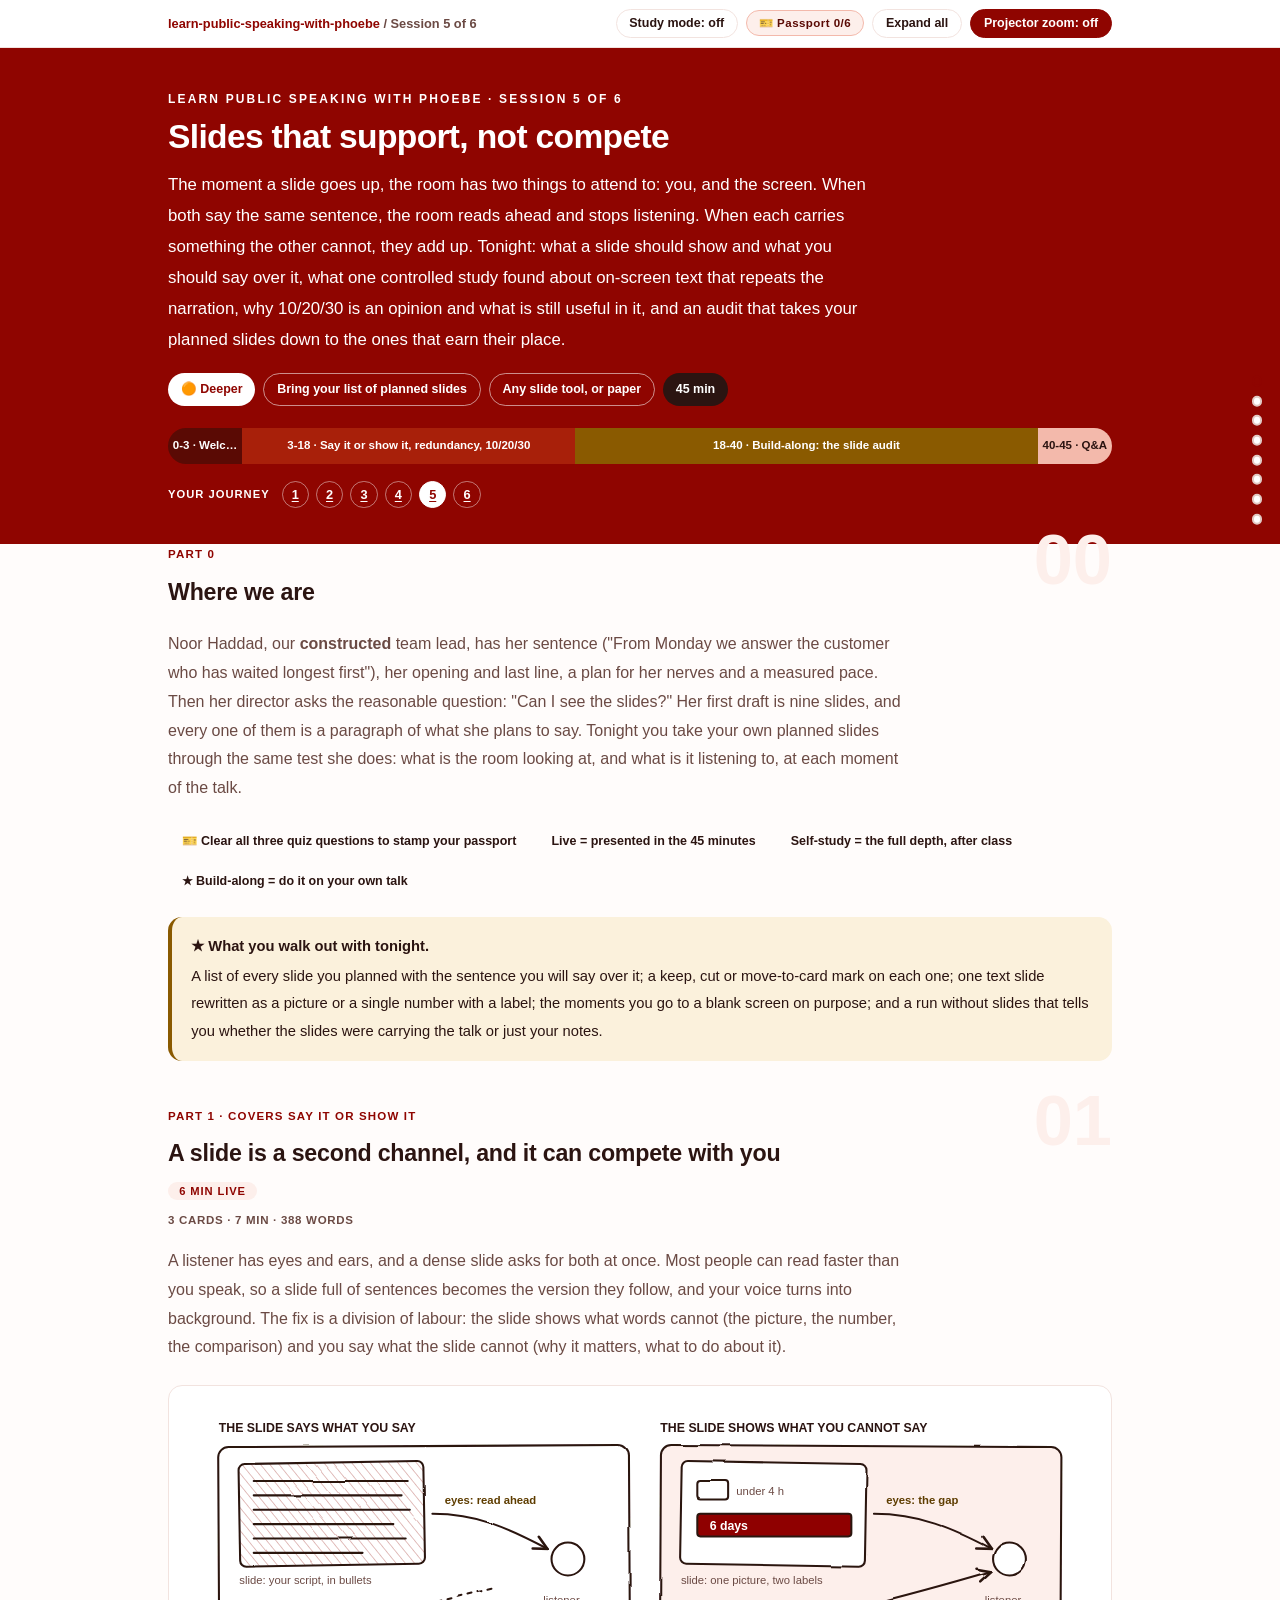
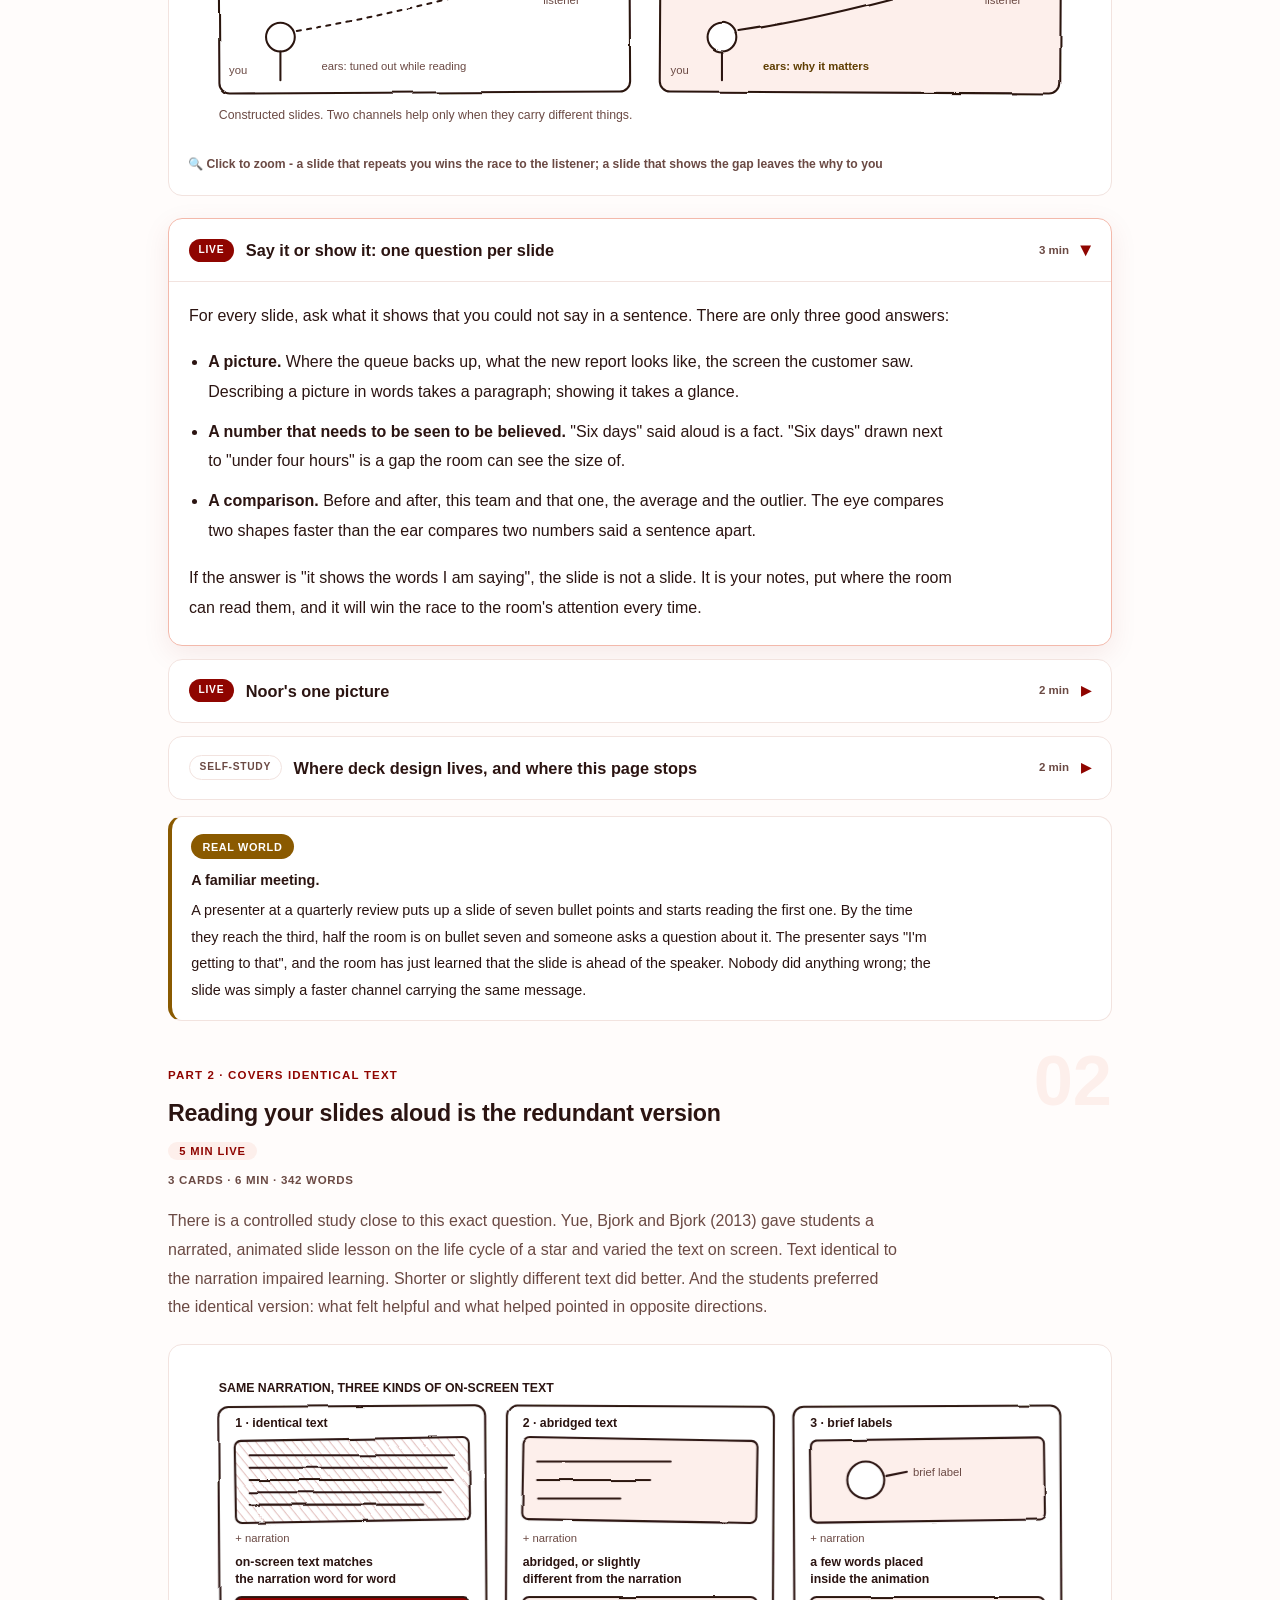
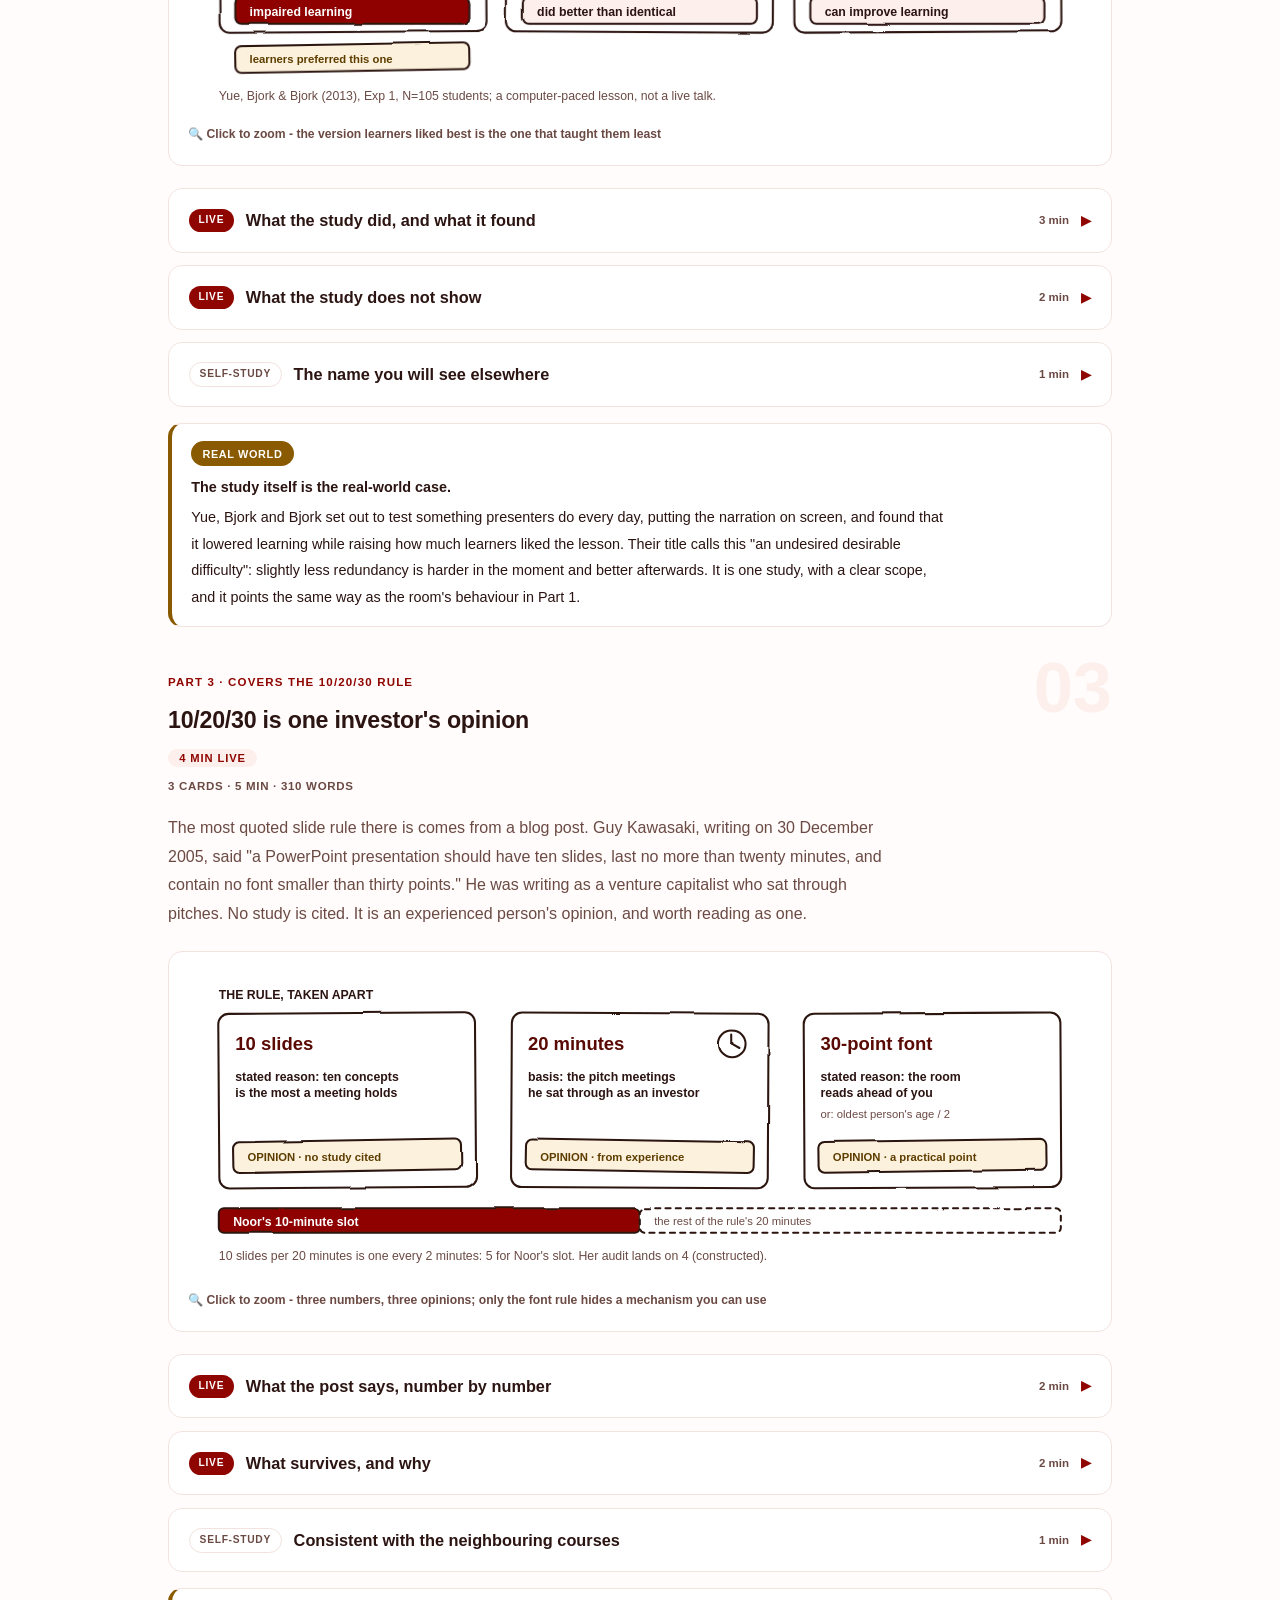
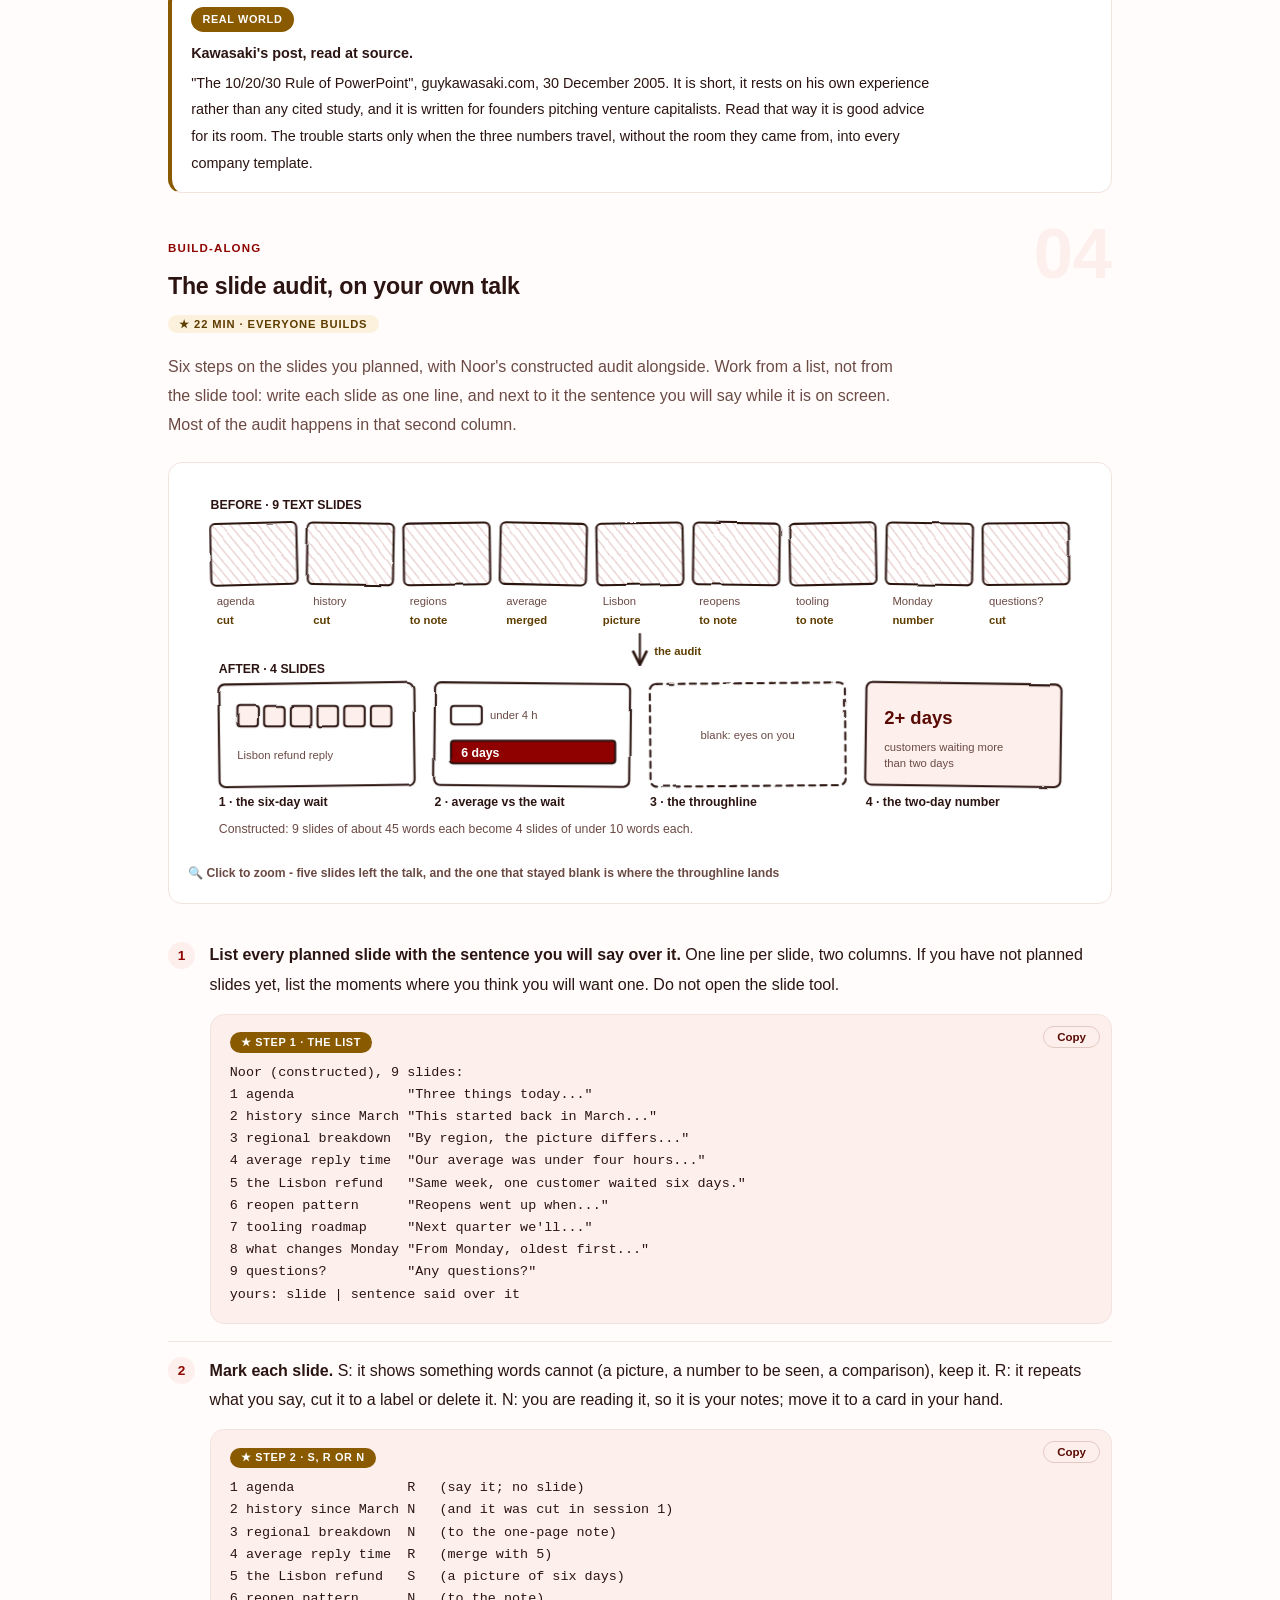
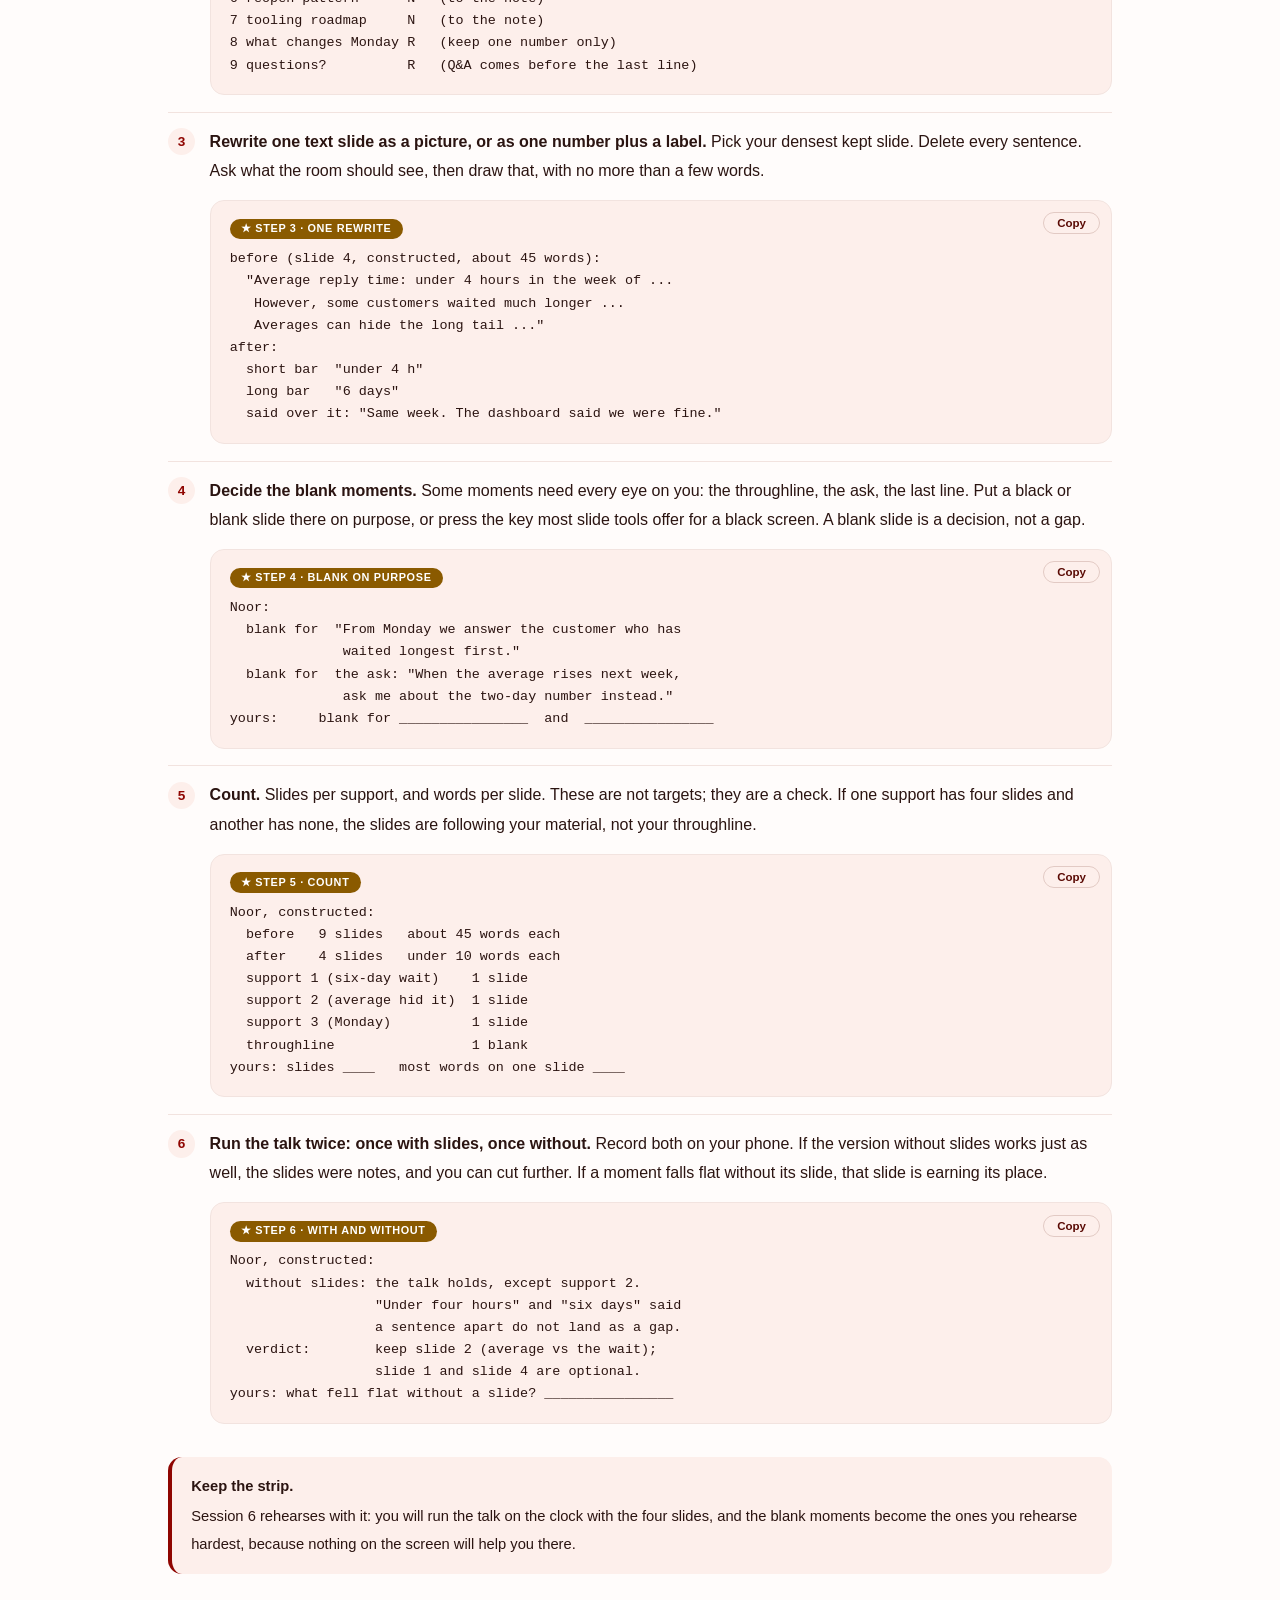
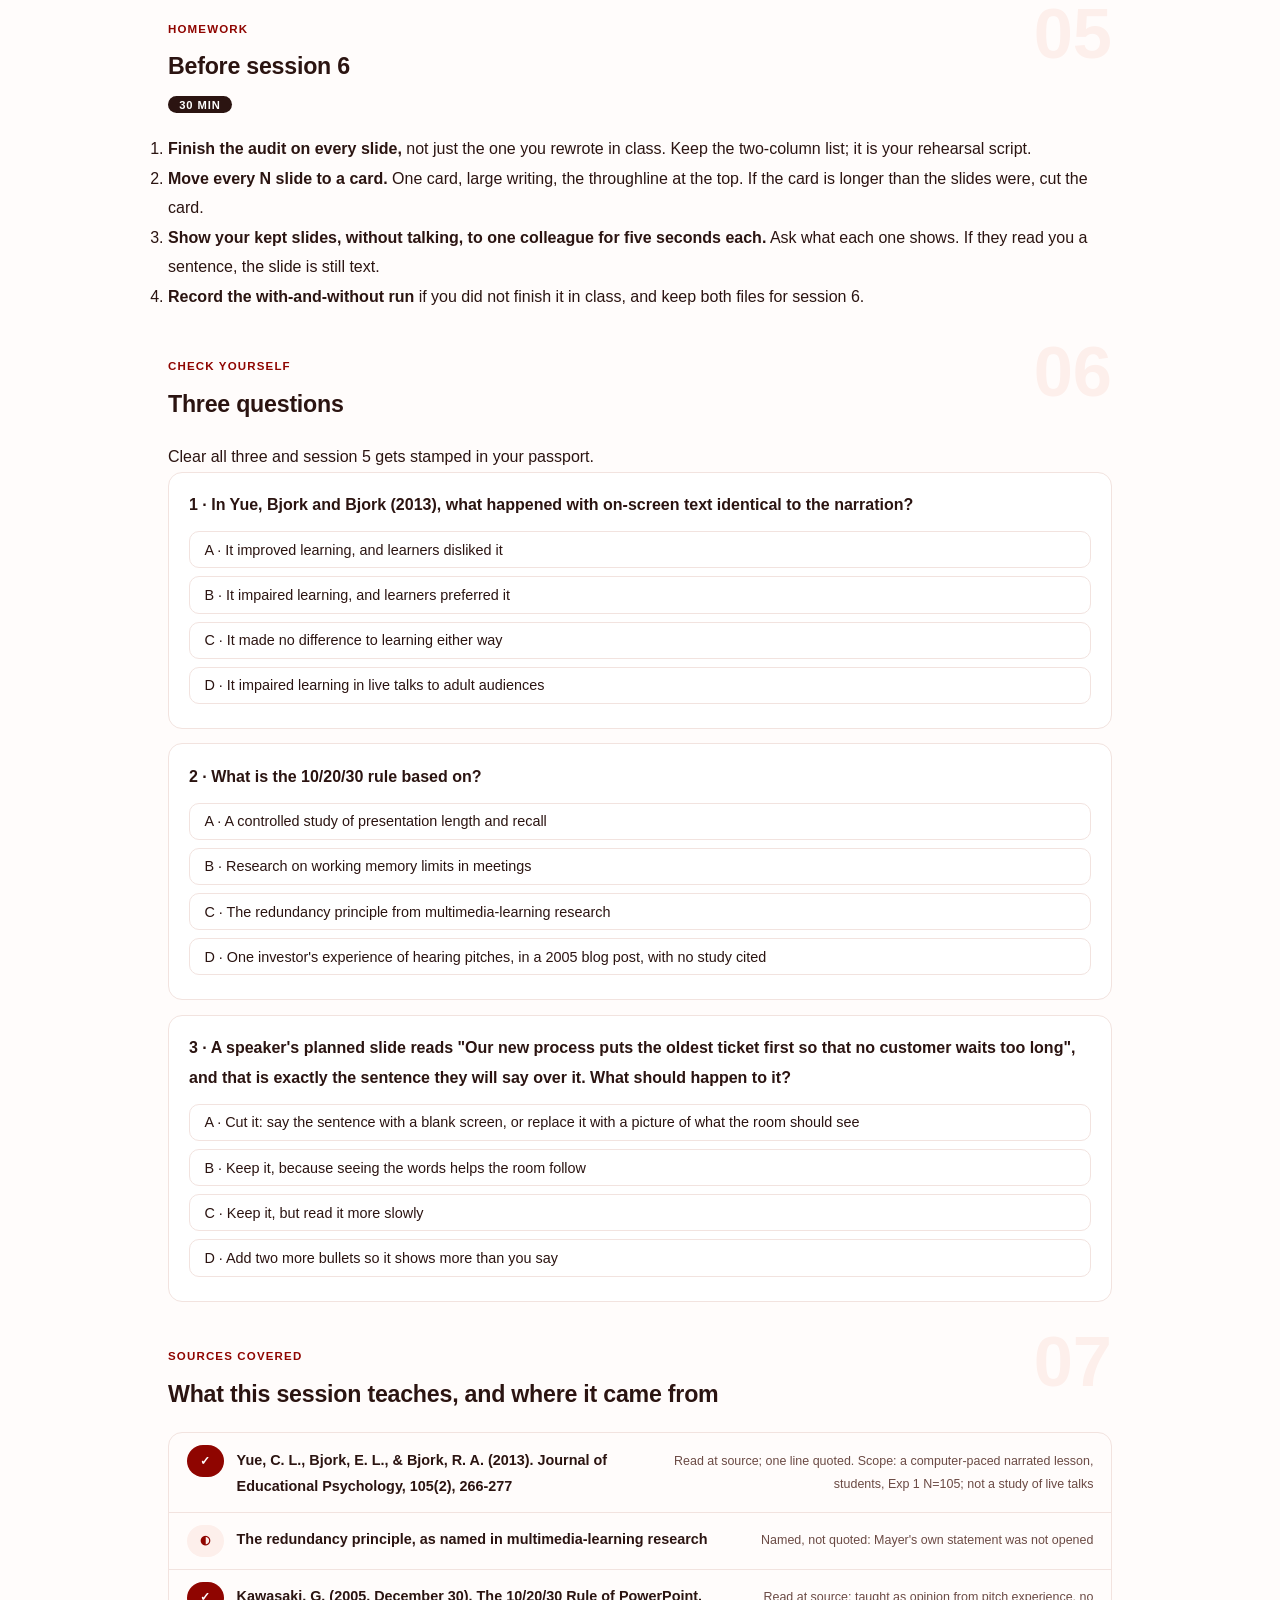
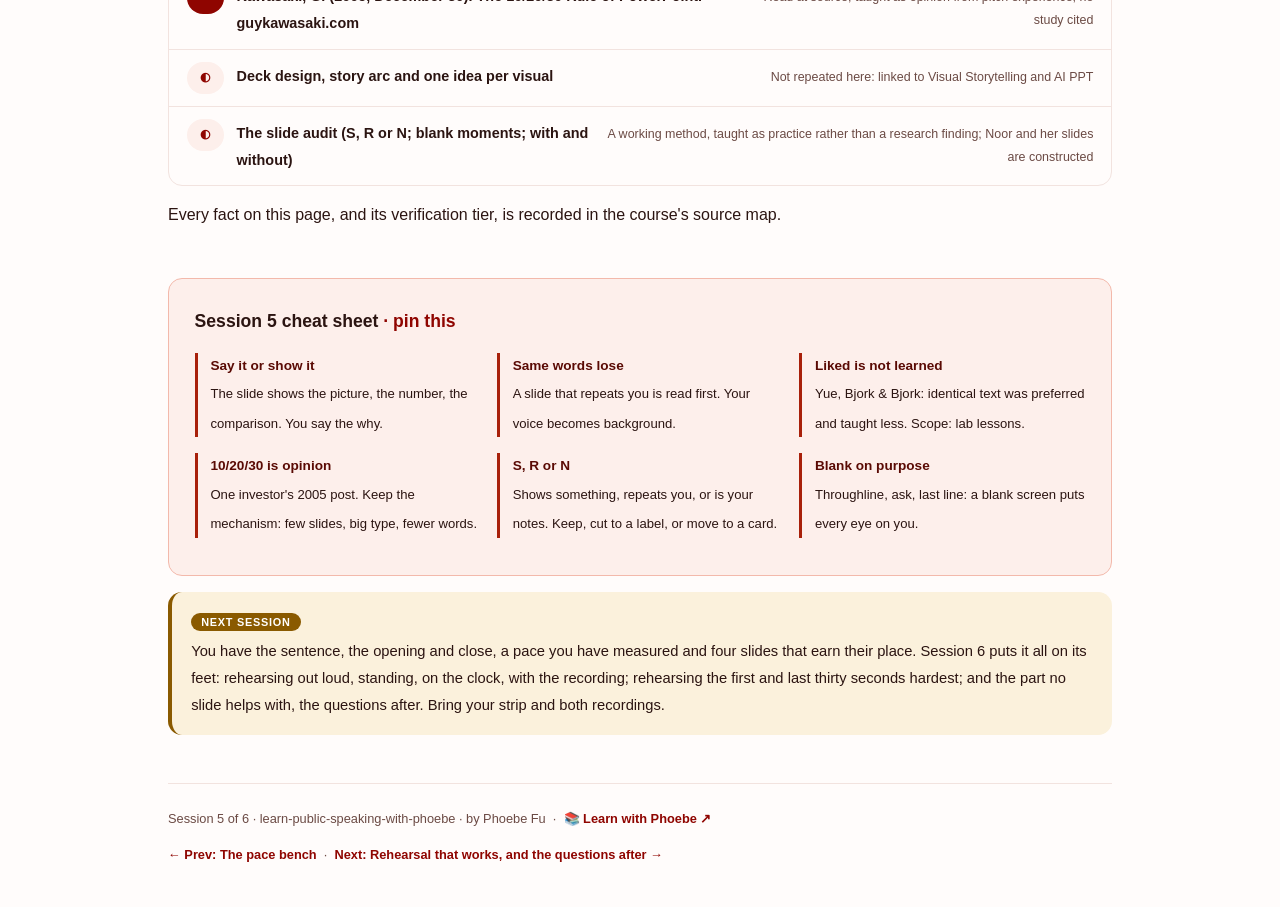
<file: courses/05-slides-that-support.html>
<!DOCTYPE html>
<html lang="en">
<head>
<meta charset="UTF-8">
<meta name="viewport" content="width=device-width, initial-scale=1.0">
<!-- social:start -->
<meta name="description" content="Session 5 of 6. A slide is a second channel, and it can compete with you. Say it or show it, what Yue, Bjork and Bjork found about on-screen text that repeats the narration, the 10/20/30 rule read at source as one investor's opinion, and a slide audit on your own talk.">
<meta property="og:type" content="article">
<meta property="og:site_name" content="Learn with Phoebe">
<meta property="og:title" content="Slides that support, not compete - learn public speaking with phoebe">
<meta property="og:description" content="Session 5 of 6. Say it or show it, identical text versus labels, 10/20/30 as opinion, and the slide audit.">
<meta property="og:url" content="https://phoebefu6.github.io/learn-public-speaking-with-phoebe/courses/05-slides-that-support.html">
<meta property="og:image" content="https://phoebefu6.github.io/learn-public-speaking-with-phoebe/assets/og-cover.png">
<meta property="og:image:width" content="1200">
<meta property="og:image:height" content="630">
<meta name="twitter:card" content="summary_large_image">
<meta name="twitter:title" content="Slides that support, not compete - learn public speaking with phoebe">
<meta name="twitter:description" content="Session 5 of 6. The slide shows what words cannot; you say what the slide cannot.">
<meta name="twitter:image" content="https://phoebefu6.github.io/learn-public-speaking-with-phoebe/assets/og-cover.png">
<!-- social:end -->
<title>Session 5 · Slides that support, not compete - learn public speaking with phoebe</title>
<link rel="stylesheet" href="../assets/style.css?v=19">
</head>
<body>

<div class="toolbar">
  <div class="wrap">
    <span class="crumb"><a href="../index.html">learn-public-speaking-with-phoebe</a> / Session 5 of 6</span>
    <button class="btn" id="toggle-all" type="button">Expand all</button>
    <button class="btn primary" id="zoom-toggle" type="button">Projector zoom: off</button>
  </div>
</div>

<header class="masthead">
  <div class="wrap">
    <div class="eyebrow">Learn Public Speaking with Phoebe · Session 5 of 6</div>
    <h1>Slides that support, <span class="accent">not compete</span></h1>
    <p class="sub">The moment a slide goes up, the room has two things to attend to: you, and the screen. When both say the same sentence, the room reads ahead and stops listening. When each carries something the other cannot, they add up. Tonight: what a slide should show and what you should say over it, what one controlled study found about on-screen text that repeats the narration, why 10/20/30 is an opinion and what is still useful in it, and an audit that takes your planned slides down to the ones that earn their place.</p>
    <div class="chip-row">
      <span class="chip level">🟠 Deeper</span>
      <span class="chip audience">Bring your list of planned slides</span>
      <span class="chip audience">Any slide tool, or paper</span>
      <span class="chip time">45 min</span>
    </div>
    <div class="agenda">
      <span class="a1" style="flex:1">0-3 · Welcome</span>
      <span class="a2" style="flex:5">3-18 · Say it or show it, redundancy, 10/20/30</span>
      <span class="a3" style="flex:7">18-40 · Build-along: the slide audit</span>
      <span class="a4" style="flex:1">40-45 · Q&amp;A</span>
    </div>
  </div>
</header>

<main class="wrap">

  <section class="section" id="intro">
    <div class="section-kicker">
      <span class="klabel">Part 0</span>
      <h2>Where we are</h2>
    </div>
    <p class="lede">Noor Haddad, our <strong>constructed</strong> team lead, has her sentence ("From Monday we answer the customer who has waited longest first"), her opening and last line, a plan for her nerves and a measured pace. Then her director asks the reasonable question: "Can I see the slides?" Her first draft is nine slides, and every one of them is a paragraph of what she plans to say. Tonight you take your own planned slides through the same test she does: what is the room looking at, and what is it listening to, at each moment of the talk.</p>

    <div class="legend">
      <span class="pill">🎫 Clear all three quiz questions to stamp your passport</span>
      <span class="pill">Live = presented in the 45 minutes</span>
      <span class="pill">Self-study = the full depth, after class</span>
      <span class="pill">★ Build-along = do it on your own talk</span>
    </div>

    <div class="callout win">
      <p><strong>★ What you walk out with tonight.</strong> A list of every slide you planned with the sentence you will say over it; a keep, cut or move-to-card mark on each one; one text slide rewritten as a picture or a single number with a label; the moments you go to a blank screen on purpose; and a run without slides that tells you whether the slides were carrying the talk or just your notes.</p>
    </div>
  </section>

  <section class="section" id="part-1">
    <div class="section-kicker">
      <span class="klabel">Part 1 · covers say it or show it</span>
      <h2>A slide is a second channel, and it can compete with you</h2>
      <span class="tag concept">6 min live</span>
    </div>
    <p class="lede">A listener has eyes and ears, and a dense slide asks for both at once. Most people can read faster than you speak, so a slide full of sentences becomes the version they follow, and your voice turns into background. The fix is a division of labour: the slide shows what words cannot (the picture, the number, the comparison) and you say what the slide cannot (why it matters, what to do about it).</p>

    <figure class="zoomable">
      <svg viewBox="0 0 880 330" xmlns="http://www.w3.org/2000/svg" role="img" aria-label="Two panels. Left, a full-text slide: the slide's sentences reach the listener's eyes, the listener reads ahead, and the speaker's words arrive by ear but go unheard. Right, a picture-plus-label slide showing an average under four hours next to one six-day wait: the eyes take in the gap while the ears take in why it matters, so the two channels carry different things.">
        <defs>
          <filter id="s5aSk" x="-3%" y="-3%" width="106%" height="106%"><feTurbulence type="fractalNoise" baseFrequency="0.02" numOctaves="2" seed="51" result="n"/><feDisplacementMap in="SourceGraphic" in2="n" scale="2.4" xChannelSelector="R" yChannelSelector="G"/></filter>
          <pattern id="s5aHc" patternUnits="userSpaceOnUse" width="7" height="7" patternTransform="rotate(-38)"><line x1="0" y1="0" x2="0" y2="7" stroke="#8F0500" stroke-width="1" opacity=".5"/></pattern>
          <marker id="s5aAr" viewBox="0 0 10 10" refX="9" refY="5" markerWidth="8" markerHeight="8" orient="auto"><path d="M1 1 L9 5 L1 9" fill="none" stroke="#2B1411" stroke-width="1.6" stroke-linecap="round"/></marker>
        </defs>
        <style>
          .s5aH { font: 800 12px Inter, sans-serif; fill: #2B1411; }
          .s5aL { font: 600 12px Inter, sans-serif; fill: #2B1411; }
          .s5aS { font: 400 11px Inter, sans-serif; fill: #6B4A44; }
          .s5aB { font: 800 11px Inter, sans-serif; fill: #5E3D00; }
          .s5aW { font: 800 12px Inter, sans-serif; fill: #FFFFFF; }
          .s5aN { font: 400 12px Inter, sans-serif; fill: #6B4A44; }
        </style>

        <text class="s5aH" x="30" y="26">THE SLIDE SAYS WHAT YOU SAY</text>
        <text class="s5aH" x="460" y="26">THE SLIDE SHOWS WHAT YOU CANNOT SAY</text>

        <g filter="url(#s5aSk)" fill="none" stroke="#2B1411" stroke-width="2" stroke-linecap="round" stroke-linejoin="round">
          <rect x="30" y="40" width="400" height="240" rx="10" fill="#FFFFFF" transform="rotate(-0.3 230 160)"/>
          <rect x="460" y="40" width="390" height="240" rx="10" fill="#FDEFEB" transform="rotate(0.3 655 160)"/>
          <!-- left: full-text slide -->
          <rect x="50" y="56" width="180" height="100" rx="6" fill="url(#s5aHc)" transform="rotate(-1 140 106)"/>
          <path d="M64 74 L214 74"/>
          <path d="M64 88 L208 88"/>
          <path d="M64 102 L216 102"/>
          <path d="M64 116 L200 116"/>
          <path d="M64 130 L212 130"/>
          <path d="M64 144 L170 144"/>
          <circle cx="90" cy="226" r="14" fill="#FFFFFF"/>
          <path d="M90 240 L90 268"/>
          <circle cx="370" cy="150" r="16" fill="#FFFFFF"/>
          <path d="M238 106 C282 106 312 120 350 140" marker-end="url(#s5aAr)"/>
          <path d="M106 220 C170 210 230 194 300 178" stroke-dasharray="4 6"/>
          <!-- right: picture plus label slide -->
          <rect x="480" y="56" width="180" height="100" rx="6" fill="#FFFFFF" transform="rotate(1 570 106)"/>
          <rect x="496" y="74" width="30" height="18" rx="3" fill="#FFFFFF"/>
          <rect x="496" y="106" width="150" height="22" rx="3" fill="#8F0500"/>
          <circle cx="520" cy="226" r="14" fill="#FFFFFF"/>
          <path d="M520 240 L520 268"/>
          <circle cx="800" cy="150" r="16" fill="#FFFFFF"/>
          <path d="M668 106 C712 106 744 120 782 140" marker-end="url(#s5aAr)"/>
          <path d="M536 220 C610 210 700 186 782 162" marker-end="url(#s5aAr)"/>
        </g>

        <text class="s5aS" x="50" y="174">slide: your script, in bullets</text>
        <text class="s5aB" x="250" y="96">eyes: read ahead</text>
        <text class="s5aS" x="346" y="194">listener</text>
        <text class="s5aS" x="40" y="262">you</text>
        <text class="s5aS" x="130" y="258">ears: tuned out while reading</text>
        <text class="s5aS" x="534" y="88">under 4 h</text>
        <text class="s5aW" x="508" y="122">6 days</text>
        <text class="s5aS" x="480" y="174">slide: one picture, two labels</text>
        <text class="s5aB" x="680" y="96">eyes: the gap</text>
        <text class="s5aS" x="776" y="194">listener</text>
        <text class="s5aS" x="470" y="262">you</text>
        <text class="s5aB" x="560" y="258">ears: why it matters</text>
        <text class="s5aN" x="30" y="306">Constructed slides. Two channels help only when they carry different things.</text>
      </svg>
      <figcaption>🔍 Click to zoom - a slide that repeats you wins the race to the listener; a slide that shows the gap leaves the why to you</figcaption>
    </figure>

    <details class="card" open>
      <summary><span class="mode live">Live</span>Say it or show it: one question per slide<span class="mini">3 min</span><span class="caret">▶</span></summary>
      <div class="body">
        <p>For every slide, ask what it shows that you could not say in a sentence. There are only three good answers:</p>
        <ul>
          <li><strong>A picture.</strong> Where the queue backs up, what the new report looks like, the screen the customer saw. Describing a picture in words takes a paragraph; showing it takes a glance.</li>
          <li><strong>A number that needs to be seen to be believed.</strong> "Six days" said aloud is a fact. "Six days" drawn next to "under four hours" is a gap the room can see the size of.</li>
          <li><strong>A comparison.</strong> Before and after, this team and that one, the average and the outlier. The eye compares two shapes faster than the ear compares two numbers said a sentence apart.</li>
        </ul>
        <p>If the answer is "it shows the words I am saying", the slide is not a slide. It is your notes, put where the room can read them, and it will win the race to the room's attention every time.</p>
      </div>
    </details>

    <details class="card">
      <summary><span class="mode live">Live</span>Noor's one picture<span class="mini">2 min</span><span class="caret">▶</span></summary>
      <div class="body">
        <p>Noor's second support is "the average that hid it". Her first draft (constructed) said it in three bullets: average reply time under four hours in one week of May; one customer in Lisbon waited six days for a refund reply in the same week; averages hide the tail. Read aloud, the three bullets take her a while, and the room has finished reading them long before she has.</p>
        <p>The rewrite is one picture: a short bar labelled "under 4 h" and, under it, a long bar labelled "6 days". No sentence on the slide at all. Noor says the why over it: "Same week. The dashboard said we were fine. This customer did not think so." The slide carries the gap; she carries the meaning. Neither could do the other's job.</p>
      </div>
    </details>

    <details class="card">
      <summary><span class="mode self">Self-study</span>Where deck design lives, and where this page stops<span class="mini">2 min</span><span class="caret">▶</span></summary>
      <div class="body">
        <p>Building a deck as a story, one idea per visual, layout, type and chart choice are taught properly next door, in <a href="https://phoebefu6.github.io/learn-visual-storytelling-with-phoebe/">Visual Storytelling ↗</a> and <a href="https://phoebefu6.github.io/learn-ai-ppt-with-phoebe/">AI PPT ↗</a>. Use them to make the slide well. This page is about a narrower thing those courses cannot see from the desk: what the room's eyes and ears are doing at the same moment while you stand next to the slide and talk.</p>
        <p>That is also why the test here is spoken, not visual. A beautiful slide can still compete with you if it carries the sentence you are about to say.</p>
      </div>
    </details>

    <div class="callout example">
      <span class="ex-pill">Real world</span>
      <p><strong>A familiar meeting.</strong> A presenter at a quarterly review puts up a slide of seven bullet points and starts reading the first one. By the time they reach the third, half the room is on bullet seven and someone asks a question about it. The presenter says "I'm getting to that", and the room has just learned that the slide is ahead of the speaker. Nobody did anything wrong; the slide was simply a faster channel carrying the same message.</p>
    </div>
  </section>

  <section class="section" id="part-2">
    <div class="section-kicker">
      <span class="klabel">Part 2 · covers identical text</span>
      <h2>Reading your slides aloud is the redundant version</h2>
      <span class="tag concept">5 min live</span>
    </div>
    <p class="lede">There is a controlled study close to this exact question. Yue, Bjork and Bjork (2013) gave students a narrated, animated slide lesson on the life cycle of a star and varied the text on screen. Text identical to the narration impaired learning. Shorter or slightly different text did better. And the students preferred the identical version: what felt helpful and what helped pointed in opposite directions.</p>

    <figure class="zoomable">
      <svg viewBox="0 0 880 340" xmlns="http://www.w3.org/2000/svg" role="img" aria-label="Three panels with the same narration. Panel 1, on-screen text identical to the narration word for word: impaired learning, and learners preferred this one. Panel 2, abridged or slightly different text: did better than identical. Panel 3, brief labels inside the animation: can improve learning. Yue, Bjork and Bjork 2013, experiment 1, 105 students, computer-paced lesson on a star's life cycle.">
        <defs>
          <filter id="s5bSk" x="-3%" y="-3%" width="106%" height="106%"><feTurbulence type="fractalNoise" baseFrequency="0.02" numOctaves="2" seed="53" result="n"/><feDisplacementMap in="SourceGraphic" in2="n" scale="2.4" xChannelSelector="R" yChannelSelector="G"/></filter>
          <pattern id="s5bHc" patternUnits="userSpaceOnUse" width="7" height="7" patternTransform="rotate(-38)"><line x1="0" y1="0" x2="0" y2="7" stroke="#8F0500" stroke-width="1" opacity=".5"/></pattern>
          <marker id="s5bAr" viewBox="0 0 10 10" refX="9" refY="5" markerWidth="8" markerHeight="8" orient="auto"><path d="M1 1 L9 5 L1 9" fill="none" stroke="#2B1411" stroke-width="1.6" stroke-linecap="round"/></marker>
        </defs>
        <style>
          .s5bH { font: 800 12px Inter, sans-serif; fill: #2B1411; }
          .s5bL { font: 600 12px Inter, sans-serif; fill: #2B1411; }
          .s5bS { font: 400 11px Inter, sans-serif; fill: #6B4A44; }
          .s5bB { font: 800 11px Inter, sans-serif; fill: #5E3D00; }
          .s5bW { font: 800 12px Inter, sans-serif; fill: #FFFFFF; }
          .s5bN { font: 400 12px Inter, sans-serif; fill: #6B4A44; }
        </style>

        <text class="s5bH" x="30" y="26">SAME NARRATION, THREE KINDS OF ON-SCREEN TEXT</text>

        <g filter="url(#s5bSk)" fill="none" stroke="#2B1411" stroke-width="2" stroke-linecap="round" stroke-linejoin="round">
          <rect x="30" y="40" width="260" height="220" rx="10" fill="#FFFFFF" transform="rotate(-0.4 160 150)"/>
          <rect x="310" y="40" width="260" height="220" rx="10" fill="#FFFFFF" transform="rotate(0.3 440 150)"/>
          <rect x="590" y="40" width="260" height="220" rx="10" fill="#FFFFFF" transform="rotate(-0.3 720 150)"/>
          <!-- panel 1: identical text -->
          <rect x="46" y="72" width="228" height="80" rx="6" fill="url(#s5bHc)" transform="rotate(-1 160 112)"/>
          <path d="M60 88 L258 88"/>
          <path d="M60 100 L252 100"/>
          <path d="M60 112 L258 112"/>
          <path d="M60 124 L246 124"/>
          <path d="M60 136 L230 136"/>
          <rect x="46" y="226" width="228" height="26" rx="6" fill="#8F0500"/>
          <rect x="46" y="272" width="228" height="26" rx="6" fill="#FBF1DC" transform="rotate(-1 160 285)"/>
          <!-- panel 2: abridged -->
          <rect x="326" y="72" width="228" height="80" rx="6" fill="#FDEFEB" transform="rotate(1 440 112)"/>
          <path d="M340 94 L470 94"/>
          <path d="M340 112 L450 112"/>
          <path d="M340 130 L420 130"/>
          <rect x="326" y="226" width="228" height="26" rx="6" fill="#FDEFEB"/>
          <!-- panel 3: brief labels -->
          <rect x="606" y="72" width="228" height="80" rx="6" fill="#FDEFEB" transform="rotate(-0.8 720 112)"/>
          <circle cx="660" cy="112" r="18" fill="#FFFFFF"/>
          <path d="M680 108 L700 104"/>
          <rect x="606" y="226" width="228" height="26" rx="6" fill="#FDEFEB"/>
        </g>

        <text class="s5bH" x="46" y="60">1 · identical text</text>
        <text class="s5bH" x="326" y="60">2 · abridged text</text>
        <text class="s5bH" x="606" y="60">3 · brief labels</text>
        <text class="s5bS" x="46" y="172">+ narration</text>
        <text class="s5bS" x="326" y="172">+ narration</text>
        <text class="s5bS" x="606" y="172">+ narration</text>
        <text class="s5bL" x="46" y="196">on-screen text matches</text>
        <text class="s5bL" x="46" y="212">the narration word for word</text>
        <text class="s5bL" x="326" y="196">abridged, or slightly</text>
        <text class="s5bL" x="326" y="212">different from the narration</text>
        <text class="s5bL" x="606" y="196">a few words placed</text>
        <text class="s5bL" x="606" y="212">inside the animation</text>
        <text class="s5bS" x="706" y="108">brief label</text>
        <text class="s5bW" x="60" y="244">impaired learning</text>
        <text class="s5bL" x="340" y="244">did better than identical</text>
        <text class="s5bL" x="620" y="244">can improve learning</text>
        <text class="s5bB" x="60" y="290">learners preferred this one</text>
        <text class="s5bN" x="30" y="326">Yue, Bjork &amp; Bjork (2013), Exp 1, N=105 students; a computer-paced lesson, not a live talk.</text>
      </svg>
      <figcaption>🔍 Click to zoom - the version learners liked best is the one that taught them least</figcaption>
    </figure>

    <details class="card">
      <summary><span class="mode live">Live</span>What the study did, and what it found<span class="mini">3 min</span><span class="caret">▶</span></summary>
      <div class="body">
        <p>Yue, Bjork and Bjork, "Reducing verbal redundancy in multimedia learning: An undesired desirable difficulty?" (Journal of Educational Psychology, 2013). The material was a narrated, animated PowerPoint on the life cycle of a star. Their first experiment had 105 participants. What changed between conditions was the on-screen text that ran alongside the same narration.</p>
        <p>Their summary of the pattern, in their words: "exact correspondence between on-screen text and narration generally impairs learning, brief labels within an animation can improve learning." Text that was abridged or slightly different from the narration did better than text that matched it word for word.</p>
        <p>The finding that matters most for a speaker is the one in the title. Learners <strong>preferred</strong> the identical text. It felt supportive. It was the version that hurt. Your own sense that "having the words on screen helps people follow" is exactly the judgement this study says you cannot trust from the inside.</p>
      </div>
    </details>

    <details class="card">
      <summary><span class="mode live">Live</span>What the study does not show<span class="mini">2 min</span><span class="caret">▶</span></summary>
      <div class="body">
        <p>Scope, stated plainly: these were students taking a computer-paced multimedia lesson, with a recorded narrator, tested on what they learned. It is not a study of live talks, all-hands meetings or adult professionals in a room with a speaker they know. It also does not tell you how many words on a slide is too many, or rank every possible kind of slide.</p>
        <p>What transfers is the mechanism, not the effect size: when the eye and the ear are handed the same words, one of the channels is wasted and the two can interfere. That is a reasonable thing to carry into a room, labelled as an inference from a lab lesson, not a measured fact about your all-hands.</p>
      </div>
    </details>

    <details class="card">
      <summary><span class="mode self">Self-study</span>The name you will see elsewhere<span class="mini">1 min</span><span class="caret">▶</span></summary>
      <div class="body">
        <p>In multimedia-learning research this family of findings is known as the redundancy principle, a term associated with Richard Mayer's work. His own statement of it was not read for this page, so it is named here and not quoted. If you read a summary that turns it into a precise rule ("never put any text on a slide"), go back to what the studies tested: narrated lessons, mostly computer-paced, mostly students.</p>
      </div>
    </details>

    <div class="callout example">
      <span class="ex-pill">Real world</span>
      <p><strong>The study itself is the real-world case.</strong> Yue, Bjork and Bjork set out to test something presenters do every day, putting the narration on screen, and found that it lowered learning while raising how much learners liked the lesson. Their title calls this "an undesired desirable difficulty": slightly less redundancy is harder in the moment and better afterwards. It is one study, with a clear scope, and it points the same way as the room's behaviour in Part 1.</p>
    </div>
  </section>

  <section class="section" id="part-3">
    <div class="section-kicker">
      <span class="klabel">Part 3 · covers the 10/20/30 rule</span>
      <h2>10/20/30 is one investor's opinion</h2>
      <span class="tag concept">4 min live</span>
    </div>
    <p class="lede">The most quoted slide rule there is comes from a blog post. Guy Kawasaki, writing on 30 December 2005, said "a PowerPoint presentation should have ten slides, last no more than twenty minutes, and contain no font smaller than thirty points." He was writing as a venture capitalist who sat through pitches. No study is cited. It is an experienced person's opinion, and worth reading as one.</p>

    <figure class="zoomable">
      <svg viewBox="0 0 880 300" xmlns="http://www.w3.org/2000/svg" role="img" aria-label="The 10/20/30 rule taken apart into three numbers. Ten slides: stated reason, ten concepts is the most a meeting holds; opinion, no study cited. Twenty minutes: basis, his pitch meetings as a venture capitalist; opinion. Thirty-point font: stated reason, the room reads ahead of you, or the oldest person's age divided by two; opinion with a practical point. Below, Noor's ten-minute slot is half the rule's twenty minutes; at one slide every two minutes that is five slides, and her audit lands on four, constructed.">
        <defs>
          <filter id="s5cSk" x="-3%" y="-3%" width="106%" height="106%"><feTurbulence type="fractalNoise" baseFrequency="0.02" numOctaves="2" seed="57" result="n"/><feDisplacementMap in="SourceGraphic" in2="n" scale="2.4" xChannelSelector="R" yChannelSelector="G"/></filter>
          <pattern id="s5cHc" patternUnits="userSpaceOnUse" width="7" height="7" patternTransform="rotate(-38)"><line x1="0" y1="0" x2="0" y2="7" stroke="#8F0500" stroke-width="1" opacity=".5"/></pattern>
        </defs>
        <style>
          .s5cH { font: 800 12px Inter, sans-serif; fill: #2B1411; }
          .s5cL { font: 600 12px Inter, sans-serif; fill: #2B1411; }
          .s5cS { font: 400 11px Inter, sans-serif; fill: #6B4A44; }
          .s5cB { font: 800 11px Inter, sans-serif; fill: #5E3D00; }
          .s5cV { font: 800 18px Inter, sans-serif; fill: #5A0A04; }
          .s5cW { font: 800 12px Inter, sans-serif; fill: #FFFFFF; }
          .s5cN { font: 400 12px Inter, sans-serif; fill: #6B4A44; }
        </style>

        <text class="s5cH" x="30" y="26">THE RULE, TAKEN APART</text>

        <g filter="url(#s5cSk)" fill="none" stroke="#2B1411" stroke-width="2" stroke-linecap="round" stroke-linejoin="round">
          <rect x="30" y="40" width="250" height="170" rx="10" fill="#FFFFFF" transform="rotate(-0.4 155 125)"/>
          <rect x="315" y="40" width="250" height="170" rx="10" fill="#FFFFFF" transform="rotate(0.3 440 125)"/>
          <rect x="600" y="40" width="250" height="170" rx="10" fill="#FFFFFF" transform="rotate(-0.3 725 125)"/>
          <rect x="44" y="164" width="222" height="30" rx="6" fill="#FBF1DC" transform="rotate(-1 155 179)"/>
          <rect x="329" y="164" width="222" height="30" rx="6" fill="#FBF1DC" transform="rotate(1 440 179)"/>
          <rect x="614" y="164" width="222" height="30" rx="6" fill="#FBF1DC" transform="rotate(-0.8 725 179)"/>
          <circle cx="530" cy="70" r="13" fill="#FFFFFF"/>
          <path d="M530 70 L530 61"/>
          <path d="M530 70 L537 74"/>
          <rect x="30" y="230" width="410" height="24" rx="5" fill="#8F0500"/>
          <rect x="440" y="230" width="410" height="24" rx="5" fill="#FFFFFF" stroke-dasharray="5 5"/>
        </g>

        <text class="s5cV" x="46" y="76">10 slides</text>
        <text class="s5cL" x="46" y="106">stated reason: ten concepts</text>
        <text class="s5cL" x="46" y="122">is the most a meeting holds</text>
        <text class="s5cB" x="58" y="184">OPINION · no study cited</text>
        <text class="s5cV" x="331" y="76">20 minutes</text>
        <text class="s5cL" x="331" y="106">basis: the pitch meetings</text>
        <text class="s5cL" x="331" y="122">he sat through as an investor</text>
        <text class="s5cB" x="343" y="184">OPINION · from experience</text>
        <text class="s5cV" x="616" y="76">30-point font</text>
        <text class="s5cL" x="616" y="106">stated reason: the room</text>
        <text class="s5cL" x="616" y="122">reads ahead of you</text>
        <text class="s5cS" x="616" y="142">or: oldest person's age / 2</text>
        <text class="s5cB" x="628" y="184">OPINION · a practical point</text>
        <text class="s5cW" x="44" y="247">Noor's 10-minute slot</text>
        <text class="s5cS" x="454" y="246">the rest of the rule's 20 minutes</text>
        <text class="s5cN" x="30" y="280">10 slides per 20 minutes is one every 2 minutes: 5 for Noor's slot. Her audit lands on 4 (constructed).</text>
      </svg>
      <figcaption>🔍 Click to zoom - three numbers, three opinions; only the font rule hides a mechanism you can use</figcaption>
    </figure>

    <details class="card">
      <summary><span class="mode live">Live</span>What the post says, number by number<span class="mini">2 min</span><span class="caret">▶</span></summary>
      <div class="body">
        <ul>
          <li><strong>Ten slides.</strong> His reason: "a normal human being cannot comprehend more than ten concepts in a meeting." That is asserted, not measured, and the number ten is doing a lot of work.</li>
          <li><strong>Twenty minutes.</strong> The basis is his experience of pitch meetings: the time a founder actually gets in front of investors. It is a fact about that room, not about yours.</li>
          <li><strong>Thirty-point font.</strong> His reason is that a room will "read ahead of you because it can read faster than you can speak." He also offers an alternative: divide the age of the oldest person in the room by two and use that as your minimum font size.</li>
        </ul>
        <p>None of the three cites a study. Each is a seasoned investor's rule of thumb for pitches, published as a blog post in 2005.</p>
      </div>
    </details>

    <details class="card">
      <summary><span class="mode live">Live</span>What survives, and why<span class="mini">2 min</span><span class="caret">▶</span></summary>
      <div class="body">
        <p>Two useful things, both mechanisms rather than numbers. First, few slides per idea: a talk with one throughline and three supports rarely needs more than a slide or two per support, which is where Noor ends up. Second, big type forces fewer words. You cannot fit a paragraph at thirty points, so the rule quietly removes the slide that competes with you. Notice that his reason for the font is the same mechanism as Part 1: the room reads faster than you speak.</p>
        <p>What does not survive is the precision. There is no evidence here that ten is better than eight or twelve, or that twenty minutes is a limit for an all-hands. Use the rule as a prompt to cut, not as a standard to meet.</p>
      </div>
    </details>

    <details class="card">
      <summary><span class="mode self">Self-study</span>Consistent with the neighbouring courses<span class="mini">1 min</span><span class="caret">▶</span></summary>
      <div class="body">
        <p><a href="https://phoebefu6.github.io/learn-ai-ppt-with-phoebe/">AI PPT ↗</a> treats 10/20/30 the same way: a widely repeated convention, asserted from experience, with no study behind it. If you meet it as a "proven rule" in a template or a training deck, the source is a single post by one investor, and you can say so politely.</p>
      </div>
    </details>

    <div class="callout example">
      <span class="ex-pill">Real world</span>
      <p><strong>Kawasaki's post, read at source.</strong> "The 10/20/30 Rule of PowerPoint", guykawasaki.com, 30 December 2005. It is short, it rests on his own experience rather than any cited study, and it is written for founders pitching venture capitalists. Read that way it is good advice for its room. The trouble starts only when the three numbers travel, without the room they came from, into every company template.</p>
    </div>
  </section>

  <section class="section" id="demo-1">
    <div class="section-kicker">
      <span class="klabel">Build-along</span>
      <h2>The slide audit, on your own talk</h2>
      <span class="tag demo">★ 22 min · everyone builds</span>
    </div>
    <p class="lede">Six steps on the slides you planned, with Noor's constructed audit alongside. Work from a list, not from the slide tool: write each slide as one line, and next to it the sentence you will say while it is on screen. Most of the audit happens in that second column.</p>

    <figure class="zoomable">
      <svg viewBox="0 0 880 360" xmlns="http://www.w3.org/2000/svg" role="img" aria-label="Noor's slide strip before and after the audit, constructed. Before: nine text slides, agenda, history, regions, average, Lisbon, reopens, tooling, Monday and questions; agenda, history and questions are cut, regions, reopens and tooling move to the note, average is merged, Lisbon becomes a picture and Monday becomes a number. After: four slides, the six-day wait as six day boxes, the average under four hours drawn against the six-day wait, a blank screen for the throughline, and the two-day number.">
        <defs>
          <filter id="s5dSk" x="-3%" y="-3%" width="106%" height="106%"><feTurbulence type="fractalNoise" baseFrequency="0.02" numOctaves="2" seed="59" result="n"/><feDisplacementMap in="SourceGraphic" in2="n" scale="2.4" xChannelSelector="R" yChannelSelector="G"/></filter>
          <pattern id="s5dHc" patternUnits="userSpaceOnUse" width="7" height="7" patternTransform="rotate(-38)"><line x1="0" y1="0" x2="0" y2="7" stroke="#8F0500" stroke-width="1" opacity=".5"/></pattern>
          <marker id="s5dAr" viewBox="0 0 10 10" refX="9" refY="5" markerWidth="8" markerHeight="8" orient="auto"><path d="M1 1 L9 5 L1 9" fill="none" stroke="#2B1411" stroke-width="1.6" stroke-linecap="round"/></marker>
        </defs>
        <style>
          .s5dH { font: 800 12px Inter, sans-serif; fill: #2B1411; }
          .s5dL { font: 600 12px Inter, sans-serif; fill: #2B1411; }
          .s5dS { font: 400 11px Inter, sans-serif; fill: #6B4A44; }
          .s5dB { font: 800 11px Inter, sans-serif; fill: #5E3D00; }
          .s5dV { font: 800 18px Inter, sans-serif; fill: #5A0A04; }
          .s5dW { font: 800 12px Inter, sans-serif; fill: #FFFFFF; }
          .s5dN { font: 400 12px Inter, sans-serif; fill: #6B4A44; }
        </style>

        <text class="s5dH" x="22" y="26">BEFORE · 9 TEXT SLIDES</text>
        <text class="s5dH" x="30" y="186">AFTER · 4 SLIDES</text>

        <g filter="url(#s5dSk)" fill="none" stroke="#2B1411" stroke-width="2" stroke-linecap="round" stroke-linejoin="round">
          <rect x="22" y="40" width="84" height="60" rx="5" fill="url(#s5dHc)" transform="rotate(-1.5 64 70)"/>
          <rect x="116" y="40" width="84" height="60" rx="5" fill="url(#s5dHc)" transform="rotate(1 158 70)"/>
          <rect x="210" y="40" width="84" height="60" rx="5" fill="url(#s5dHc)" transform="rotate(-0.8 252 70)"/>
          <rect x="304" y="40" width="84" height="60" rx="5" fill="url(#s5dHc)" transform="rotate(1.2 346 70)"/>
          <rect x="398" y="40" width="84" height="60" rx="5" fill="url(#s5dHc)" transform="rotate(-1 440 70)"/>
          <rect x="492" y="40" width="84" height="60" rx="5" fill="url(#s5dHc)" transform="rotate(0.8 534 70)"/>
          <rect x="586" y="40" width="84" height="60" rx="5" fill="url(#s5dHc)" transform="rotate(-1.2 628 70)"/>
          <rect x="680" y="40" width="84" height="60" rx="5" fill="url(#s5dHc)" transform="rotate(1 722 70)"/>
          <rect x="774" y="40" width="84" height="60" rx="5" fill="url(#s5dHc)" transform="rotate(-0.6 816 70)"/>
          <path d="M440 148 L440 178" marker-end="url(#s5dAr)"/>
          <!-- after -->
          <rect x="30" y="196" width="190" height="100" rx="6" fill="#FFFFFF" transform="rotate(-0.8 125 246)"/>
          <rect x="48" y="218" width="20" height="20" rx="3" fill="#FDEFEB"/>
          <rect x="74" y="218" width="20" height="20" rx="3" fill="#FDEFEB"/>
          <rect x="100" y="218" width="20" height="20" rx="3" fill="#FDEFEB"/>
          <rect x="126" y="218" width="20" height="20" rx="3" fill="#FDEFEB"/>
          <rect x="152" y="218" width="20" height="20" rx="3" fill="#FDEFEB"/>
          <rect x="178" y="218" width="20" height="20" rx="3" fill="#FDEFEB"/>
          <rect x="240" y="196" width="190" height="100" rx="6" fill="#FFFFFF" transform="rotate(0.6 335 246)"/>
          <rect x="256" y="218" width="30" height="18" rx="3" fill="#FFFFFF"/>
          <rect x="256" y="252" width="160" height="22" rx="3" fill="#8F0500"/>
          <rect x="450" y="196" width="190" height="100" rx="6" fill="#FFFFFF" stroke-dasharray="6 5" transform="rotate(-0.5 545 246)"/>
          <rect x="660" y="196" width="190" height="100" rx="6" fill="#FDEFEB" transform="rotate(0.8 755 246)"/>
        </g>

        <text class="s5dS" x="28" y="120">agenda</text>
        <text class="s5dB" x="28" y="138">cut</text>
        <text class="s5dS" x="122" y="120">history</text>
        <text class="s5dB" x="122" y="138">cut</text>
        <text class="s5dS" x="216" y="120">regions</text>
        <text class="s5dB" x="216" y="138">to note</text>
        <text class="s5dS" x="310" y="120">average</text>
        <text class="s5dB" x="310" y="138">merged</text>
        <text class="s5dS" x="404" y="120">Lisbon</text>
        <text class="s5dB" x="404" y="138">picture</text>
        <text class="s5dS" x="498" y="120">reopens</text>
        <text class="s5dB" x="498" y="138">to note</text>
        <text class="s5dS" x="592" y="120">tooling</text>
        <text class="s5dB" x="592" y="138">to note</text>
        <text class="s5dS" x="686" y="120">Monday</text>
        <text class="s5dB" x="686" y="138">number</text>
        <text class="s5dS" x="780" y="120">questions?</text>
        <text class="s5dB" x="780" y="138">cut</text>
        <text class="s5dB" x="454" y="168">the audit</text>
        <text class="s5dS" x="48" y="270">Lisbon refund reply</text>
        <text class="s5dS" x="294" y="231">under 4 h</text>
        <text class="s5dW" x="266" y="268">6 days</text>
        <text class="s5dS" x="545" y="250" text-anchor="middle">blank: eyes on you</text>
        <text class="s5dV" x="678" y="236">2+ days</text>
        <text class="s5dS" x="678" y="262">customers waiting more</text>
        <text class="s5dS" x="678" y="278">than two days</text>
        <text class="s5dL" x="30" y="316">1 · the six-day wait</text>
        <text class="s5dL" x="240" y="316">2 · average vs the wait</text>
        <text class="s5dL" x="450" y="316">3 · the throughline</text>
        <text class="s5dL" x="660" y="316">4 · the two-day number</text>
        <text class="s5dN" x="30" y="342">Constructed: 9 slides of about 45 words each become 4 slides of under 10 words each.</text>
      </svg>
      <figcaption>🔍 Click to zoom - five slides left the talk, and the one that stayed blank is where the throughline lands</figcaption>
    </figure>

    <div class="steps">
      <div class="step">
        <p><strong>List every planned slide with the sentence you will say over it.</strong> One line per slide, two columns. If you have not planned slides yet, list the moments where you think you will want one. Do not open the slide tool.</p>
        <div class="prompt-box good"><span class="label">★ Step 1 · the list</span>Noor (constructed), 9 slides:
1 agenda              "Three things today..."
2 history since March "This started back in March..."
3 regional breakdown  "By region, the picture differs..."
4 average reply time  "Our average was under four hours..."
5 the Lisbon refund   "Same week, one customer waited six days."
6 reopen pattern      "Reopens went up when..."
7 tooling roadmap     "Next quarter we'll..."
8 what changes Monday "From Monday, oldest first..."
9 questions?          "Any questions?"
yours: slide | sentence said over it</div>
      </div>
      <div class="step">
        <p><strong>Mark each slide.</strong> S: it shows something words cannot (a picture, a number to be seen, a comparison), keep it. R: it repeats what you say, cut it to a label or delete it. N: you are reading it, so it is your notes; move it to a card in your hand.</p>
        <div class="prompt-box good"><span class="label">★ Step 2 · S, R or N</span>1 agenda              R   (say it; no slide)
2 history since March N   (and it was cut in session 1)
3 regional breakdown  N   (to the one-page note)
4 average reply time  R   (merge with 5)
5 the Lisbon refund   S   (a picture of six days)
6 reopen pattern      N   (to the note)
7 tooling roadmap     N   (to the note)
8 what changes Monday R   (keep one number only)
9 questions?          R   (Q&amp;A comes before the last line)</div>
      </div>
      <div class="step">
        <p><strong>Rewrite one text slide as a picture, or as one number plus a label.</strong> Pick your densest kept slide. Delete every sentence. Ask what the room should see, then draw that, with no more than a few words.</p>
        <div class="prompt-box good"><span class="label">★ Step 3 · one rewrite</span>before (slide 4, constructed, about 45 words):
  "Average reply time: under 4 hours in the week of ...
   However, some customers waited much longer ...
   Averages can hide the long tail ..."
after:
  short bar  "under 4 h"
  long bar   "6 days"
  said over it: "Same week. The dashboard said we were fine."</div>
      </div>
      <div class="step">
        <p><strong>Decide the blank moments.</strong> Some moments need every eye on you: the throughline, the ask, the last line. Put a black or blank slide there on purpose, or press the key most slide tools offer for a black screen. A blank slide is a decision, not a gap.</p>
        <div class="prompt-box good"><span class="label">★ Step 4 · blank on purpose</span>Noor:
  blank for  "From Monday we answer the customer who has
              waited longest first."
  blank for  the ask: "When the average rises next week,
              ask me about the two-day number instead."
yours:     blank for ________________  and  ________________</div>
      </div>
      <div class="step">
        <p><strong>Count.</strong> Slides per support, and words per slide. These are not targets; they are a check. If one support has four slides and another has none, the slides are following your material, not your throughline.</p>
        <div class="prompt-box good"><span class="label">★ Step 5 · count</span>Noor, constructed:
  before   9 slides   about 45 words each
  after    4 slides   under 10 words each
  support 1 (six-day wait)    1 slide
  support 2 (average hid it)  1 slide
  support 3 (Monday)          1 slide
  throughline                 1 blank
yours: slides ____   most words on one slide ____</div>
      </div>
      <div class="step">
        <p><strong>Run the talk twice: once with slides, once without.</strong> Record both on your phone. If the version without slides works just as well, the slides were notes, and you can cut further. If a moment falls flat without its slide, that slide is earning its place.</p>
        <div class="prompt-box good"><span class="label">★ Step 6 · with and without</span>Noor, constructed:
  without slides: the talk holds, except support 2.
                  "Under four hours" and "six days" said
                  a sentence apart do not land as a gap.
  verdict:        keep slide 2 (average vs the wait);
                  slide 1 and slide 4 are optional.
yours: what fell flat without a slide? ________________</div>
      </div>
    </div>

    <div class="callout tip">
      <p><strong>Keep the strip.</strong> Session 6 rehearses with it: you will run the talk on the clock with the four slides, and the blank moments become the ones you rehearse hardest, because nothing on the screen will help you there.</p>
    </div>
  </section>

  <section class="section" id="exercise">
    <div class="section-kicker">
      <span class="klabel">Homework</span>
      <h2>Before session 6</h2>
      <span class="tag exercise">30 min</span>
    </div>
    <ol>
      <li><strong>Finish the audit on every slide,</strong> not just the one you rewrote in class. Keep the two-column list; it is your rehearsal script.</li>
      <li><strong>Move every N slide to a card.</strong> One card, large writing, the throughline at the top. If the card is longer than the slides were, cut the card.</li>
      <li><strong>Show your kept slides, without talking, to one colleague for five seconds each.</strong> Ask what each one shows. If they read you a sentence, the slide is still text.</li>
      <li><strong>Record the with-and-without run</strong> if you did not finish it in class, and keep both files for session 6.</li>
    </ol>
  </section>

  <section class="section" id="quiz">
    <div class="section-kicker">
      <span class="klabel">Check yourself</span>
      <h2>Three questions</h2>
    </div>
    <p>Clear all three and session 5 gets stamped in your passport.</p>

    <div class="quiz-q" data-answer="1">
      <p class="qtext">1 · In Yue, Bjork and Bjork (2013), what happened with on-screen text identical to the narration?</p>
      <button class="qopt" type="button">A · It improved learning, and learners disliked it</button>
      <button class="qopt" type="button">B · It impaired learning, and learners preferred it</button>
      <button class="qopt" type="button">C · It made no difference to learning either way</button>
      <button class="qopt" type="button">D · It impaired learning in live talks to adult audiences</button>
      <p class="qwhy">Identical text impaired learning while learners preferred it; abridged or slightly different text did better. D overreaches: the study used a computer-paced lesson with students, not live talks.</p>
    </div>

    <div class="quiz-q" data-answer="3">
      <p class="qtext">2 · What is the 10/20/30 rule based on?</p>
      <button class="qopt" type="button">A · A controlled study of presentation length and recall</button>
      <button class="qopt" type="button">B · Research on working memory limits in meetings</button>
      <button class="qopt" type="button">C · The redundancy principle from multimedia-learning research</button>
      <button class="qopt" type="button">D · One investor's experience of hearing pitches, in a 2005 blog post, with no study cited</button>
      <p class="qwhy">Kawasaki's post states the rule and its reasons from his experience as a venture capitalist. It is opinion. What survives is the mechanism: few slides per idea, and big type forces fewer words.</p>
    </div>

    <div class="quiz-q" data-answer="0">
      <p class="qtext">3 · A speaker's planned slide reads "Our new process puts the oldest ticket first so that no customer waits too long", and that is exactly the sentence they will say over it. What should happen to it?</p>
      <button class="qopt" type="button">A · Cut it: say the sentence with a blank screen, or replace it with a picture of what the room should see</button>
      <button class="qopt" type="button">B · Keep it, because seeing the words helps the room follow</button>
      <button class="qopt" type="button">C · Keep it, but read it more slowly</button>
      <button class="qopt" type="button">D · Add two more bullets so it shows more than you say</button>
      <p class="qwhy">The slide repeats the speaker word for word, so the room reads it first and the voice is redundant. B is the feeling the study warns about: learners preferred identical text that taught them less. D makes the competing channel louder.</p>
    </div>

    <p class="quiz-score"></p>
  </section>

  <section class="section" id="official">
    <div class="section-kicker">
      <span class="klabel">Sources covered</span>
      <h2>What this session teaches, and where it came from</h2>
    </div>
    <div class="covered">
      <div class="covered-row"><span class="status pill solid">✓</span><span class="name">Yue, C. L., Bjork, E. L., &amp; Bjork, R. A. (2013). Journal of Educational Psychology, 105(2), 266-277</span><span class="note">Read at source; one line quoted. Scope: a computer-paced narrated lesson, students, Exp 1 N=105; not a study of live talks</span></div>
      <div class="covered-row"><span class="status pill light">◐</span><span class="name">The redundancy principle, as named in multimedia-learning research</span><span class="note">Named, not quoted: Mayer's own statement was not opened</span></div>
      <div class="covered-row"><span class="status pill solid">✓</span><span class="name">Kawasaki, G. (2005, December 30). The 10/20/30 Rule of PowerPoint. guykawasaki.com</span><span class="note">Read at source; taught as opinion from pitch experience, no study cited</span></div>
      <div class="covered-row"><span class="status pill light">◐</span><span class="name">Deck design, story arc and one idea per visual</span><span class="note">Not repeated here: linked to Visual Storytelling and AI PPT</span></div>
      <div class="covered-row"><span class="status pill light">◐</span><span class="name">The slide audit (S, R or N; blank moments; with and without)</span><span class="note">A working method, taught as practice rather than a research finding; Noor and her slides are constructed</span></div>
    </div>
    <p class="mono" style="margin-top:14px">Every fact on this page, and its verification tier, is recorded in the course's source map.</p>
  </section>

  <section class="cheat" id="cheatsheet">
    <h3>Session 5 cheat sheet <span>· pin this</span></h3>
    <div class="grid-2">
      <div class="cheat-item"><b>Say it or show it</b><span>The slide shows the picture, the number, the comparison. You say the why.</span></div>
      <div class="cheat-item"><b>Same words lose</b><span>A slide that repeats you is read first. Your voice becomes background.</span></div>
      <div class="cheat-item"><b>Liked is not learned</b><span>Yue, Bjork &amp; Bjork: identical text was preferred and taught less. Scope: lab lessons.</span></div>
      <div class="cheat-item"><b>10/20/30 is opinion</b><span>One investor's 2005 post. Keep the mechanism: few slides, big type, fewer words.</span></div>
      <div class="cheat-item"><b>S, R or N</b><span>Shows something, repeats you, or is your notes. Keep, cut to a label, or move to a card.</span></div>
      <div class="cheat-item"><b>Blank on purpose</b><span>Throughline, ask, last line: a blank screen puts every eye on you.</span></div>
    </div>
  </section>

  <div class="callout next">
    <span class="nx-pill">Next session</span>
    <p>You have the sentence, the opening and close, a pace you have measured and four slides that earn their place. Session 6 puts it all on its feet: rehearsing out loud, standing, on the clock, with the recording; rehearsing the first and last thirty seconds hardest; and the part no slide helps with, the questions after. Bring your strip and both recordings.</p>
  </div>

  <footer class="pagefoot">
    <span>Session 5 of 6 · learn-public-speaking-with-phoebe · by Phoebe Fu &nbsp;·&nbsp; 📚 <a href="https://phoebefu6.github.io/learn-with-phoebe/">Learn with Phoebe ↗</a></span>
    <span><a href="04-the-pace-bench.html">← Prev: The pace bench</a> &nbsp;·&nbsp; <a href="06-rehearsal-and-the-questions.html">Next: Rehearsal that works, and the questions after →</a></span>
  </footer>

</main>

<script src="../assets/app.js?v=17"></script>
</body>
</html>
</file>
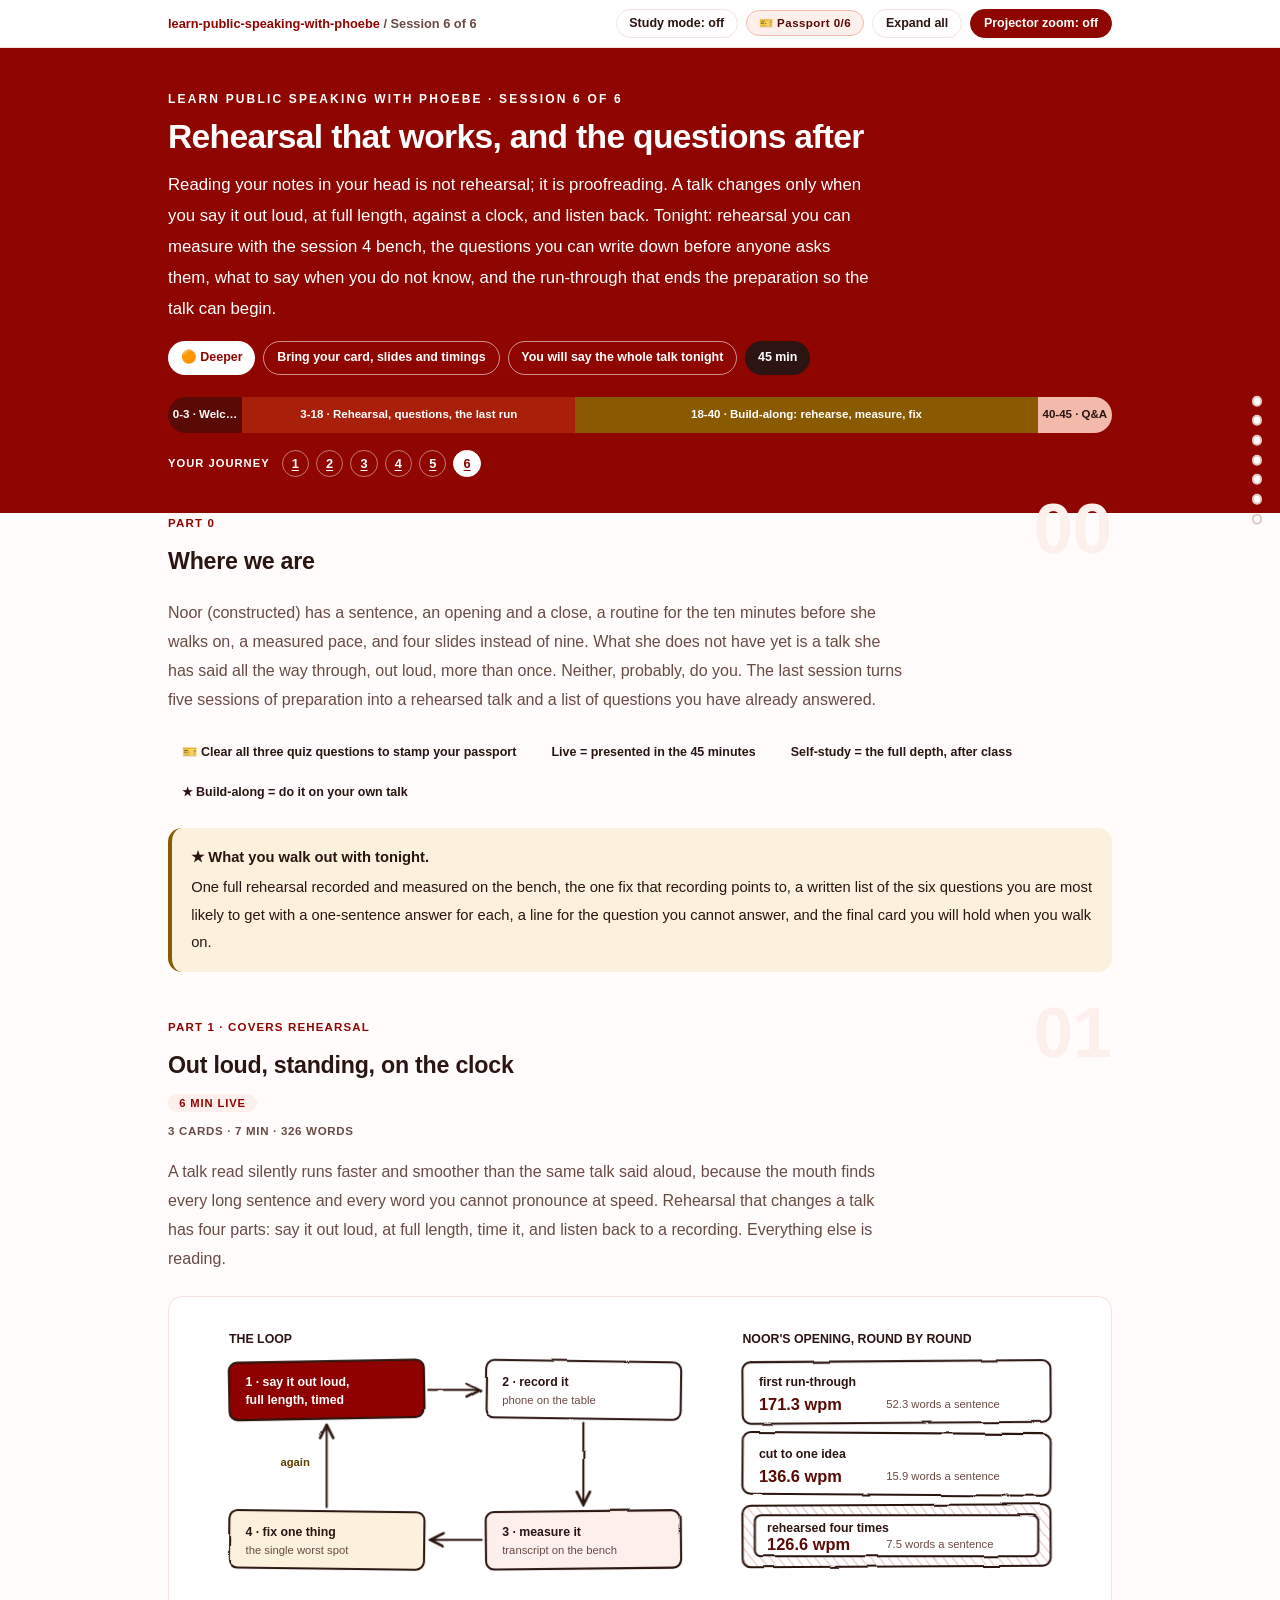
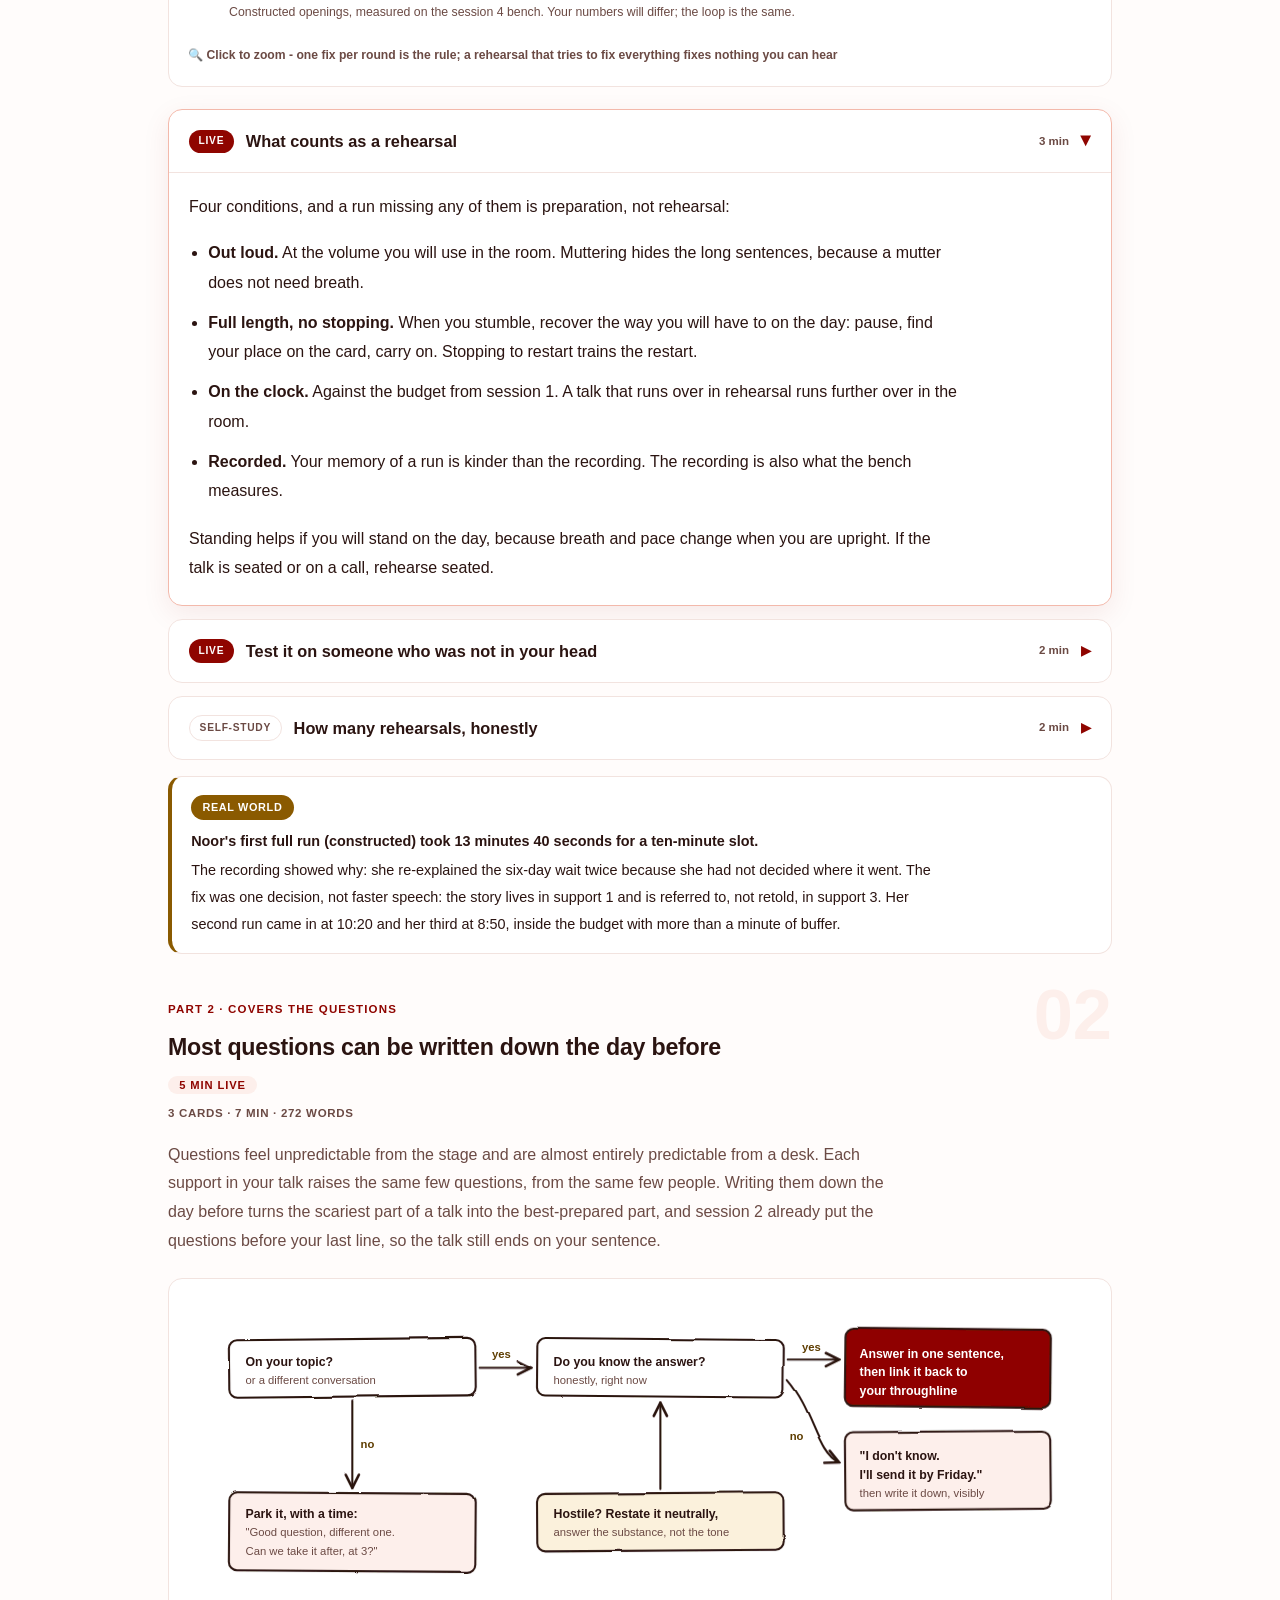
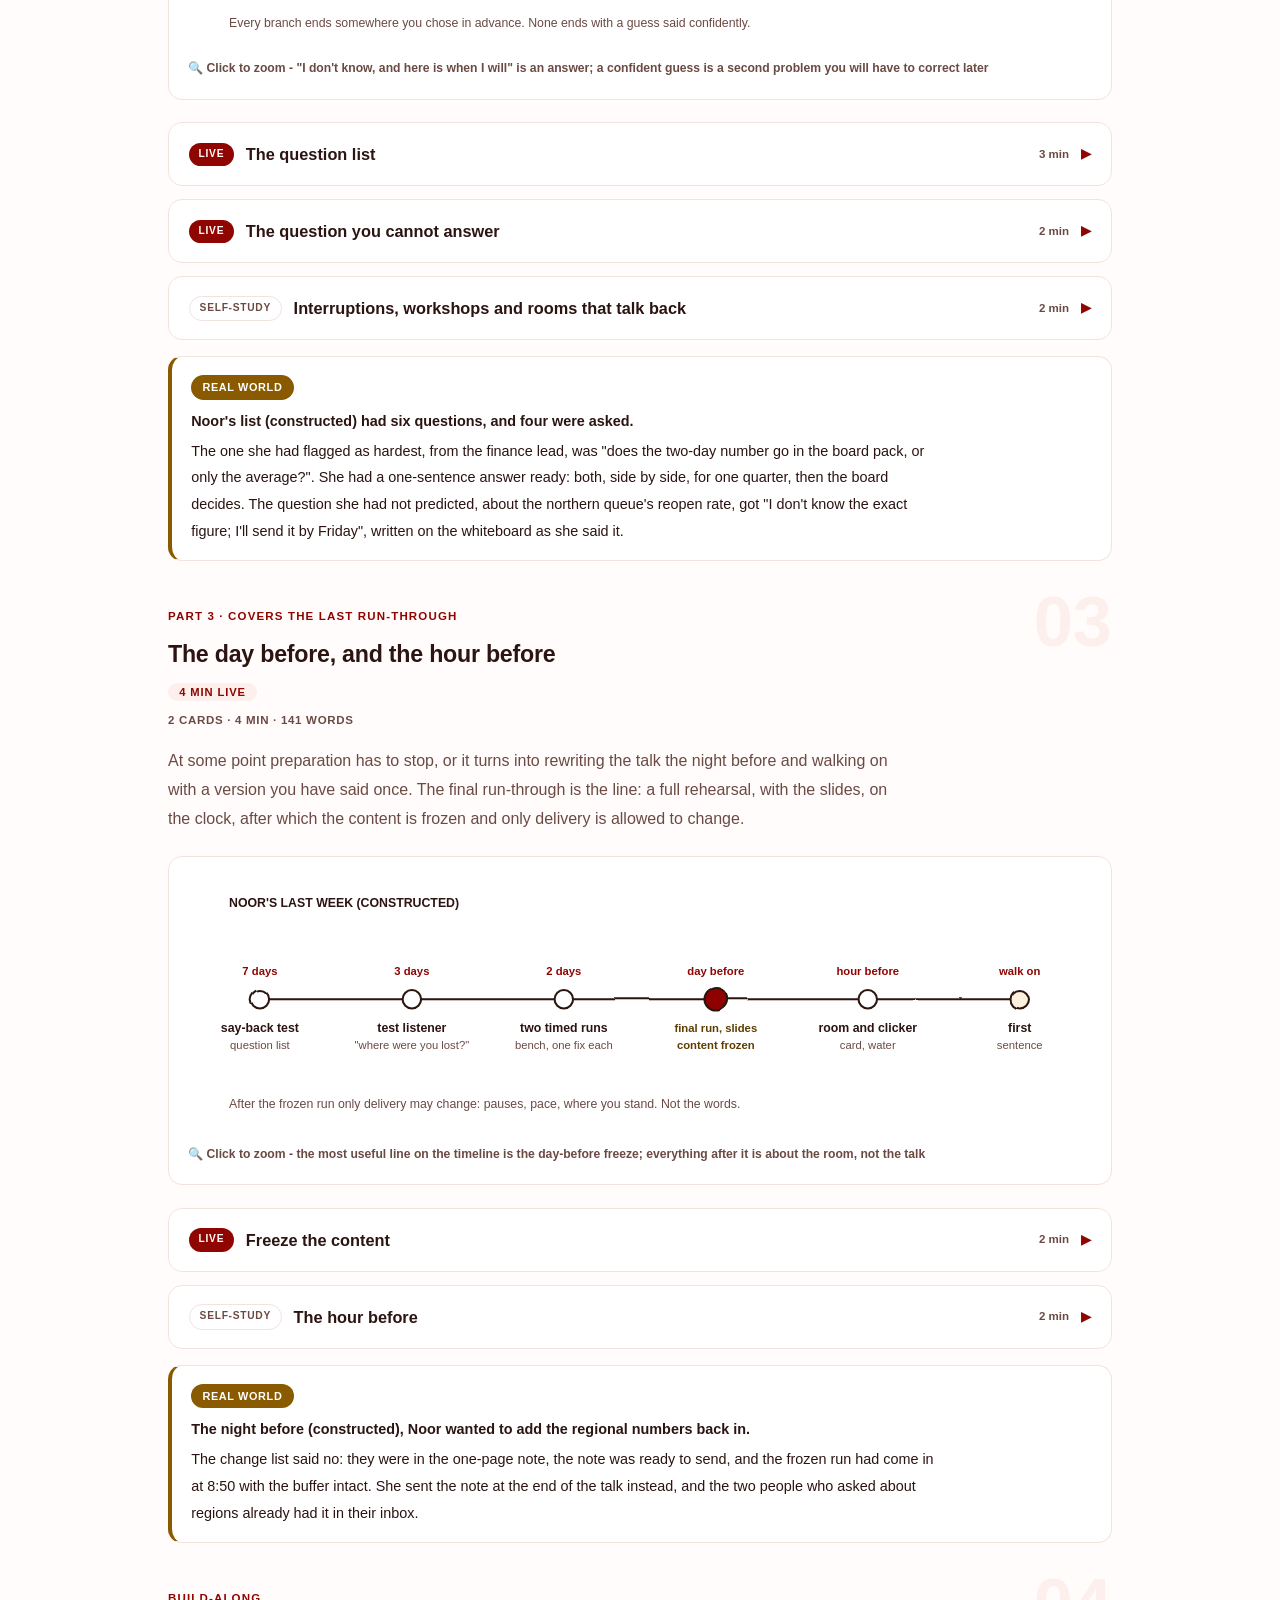
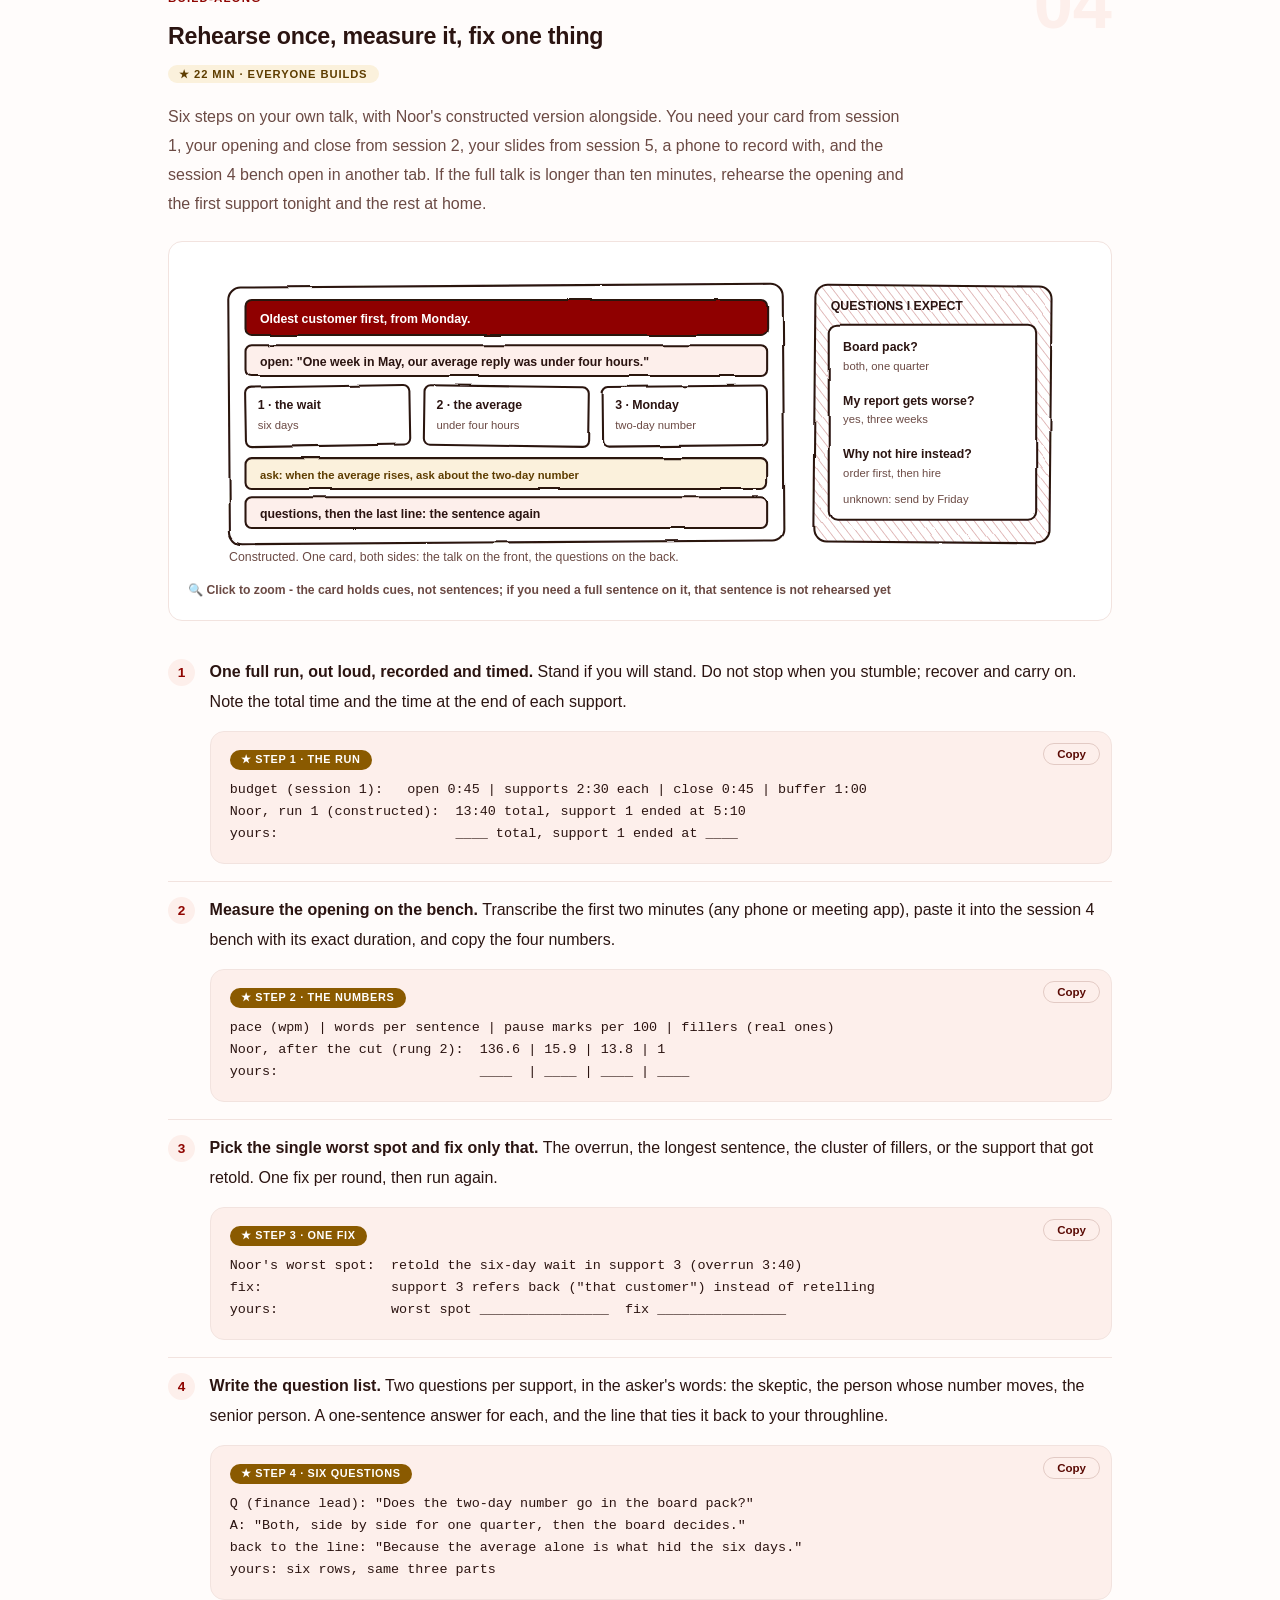
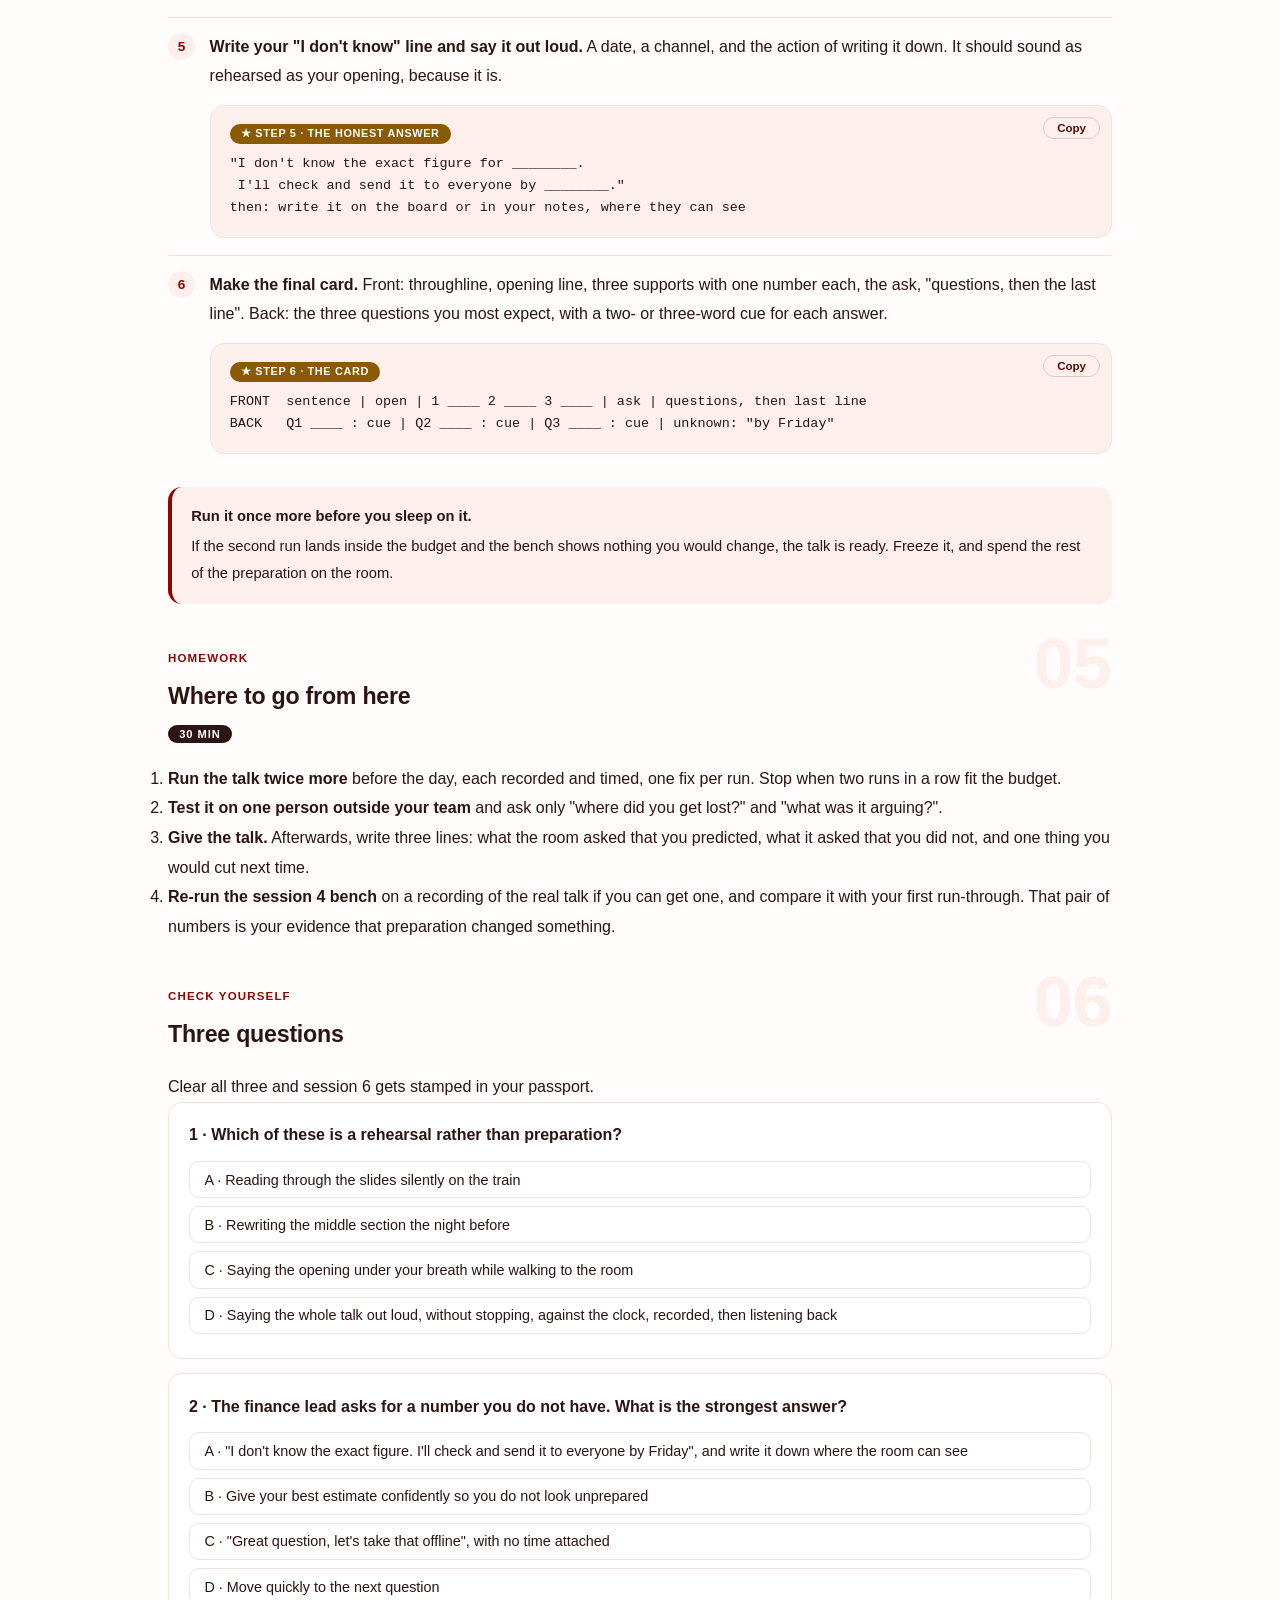
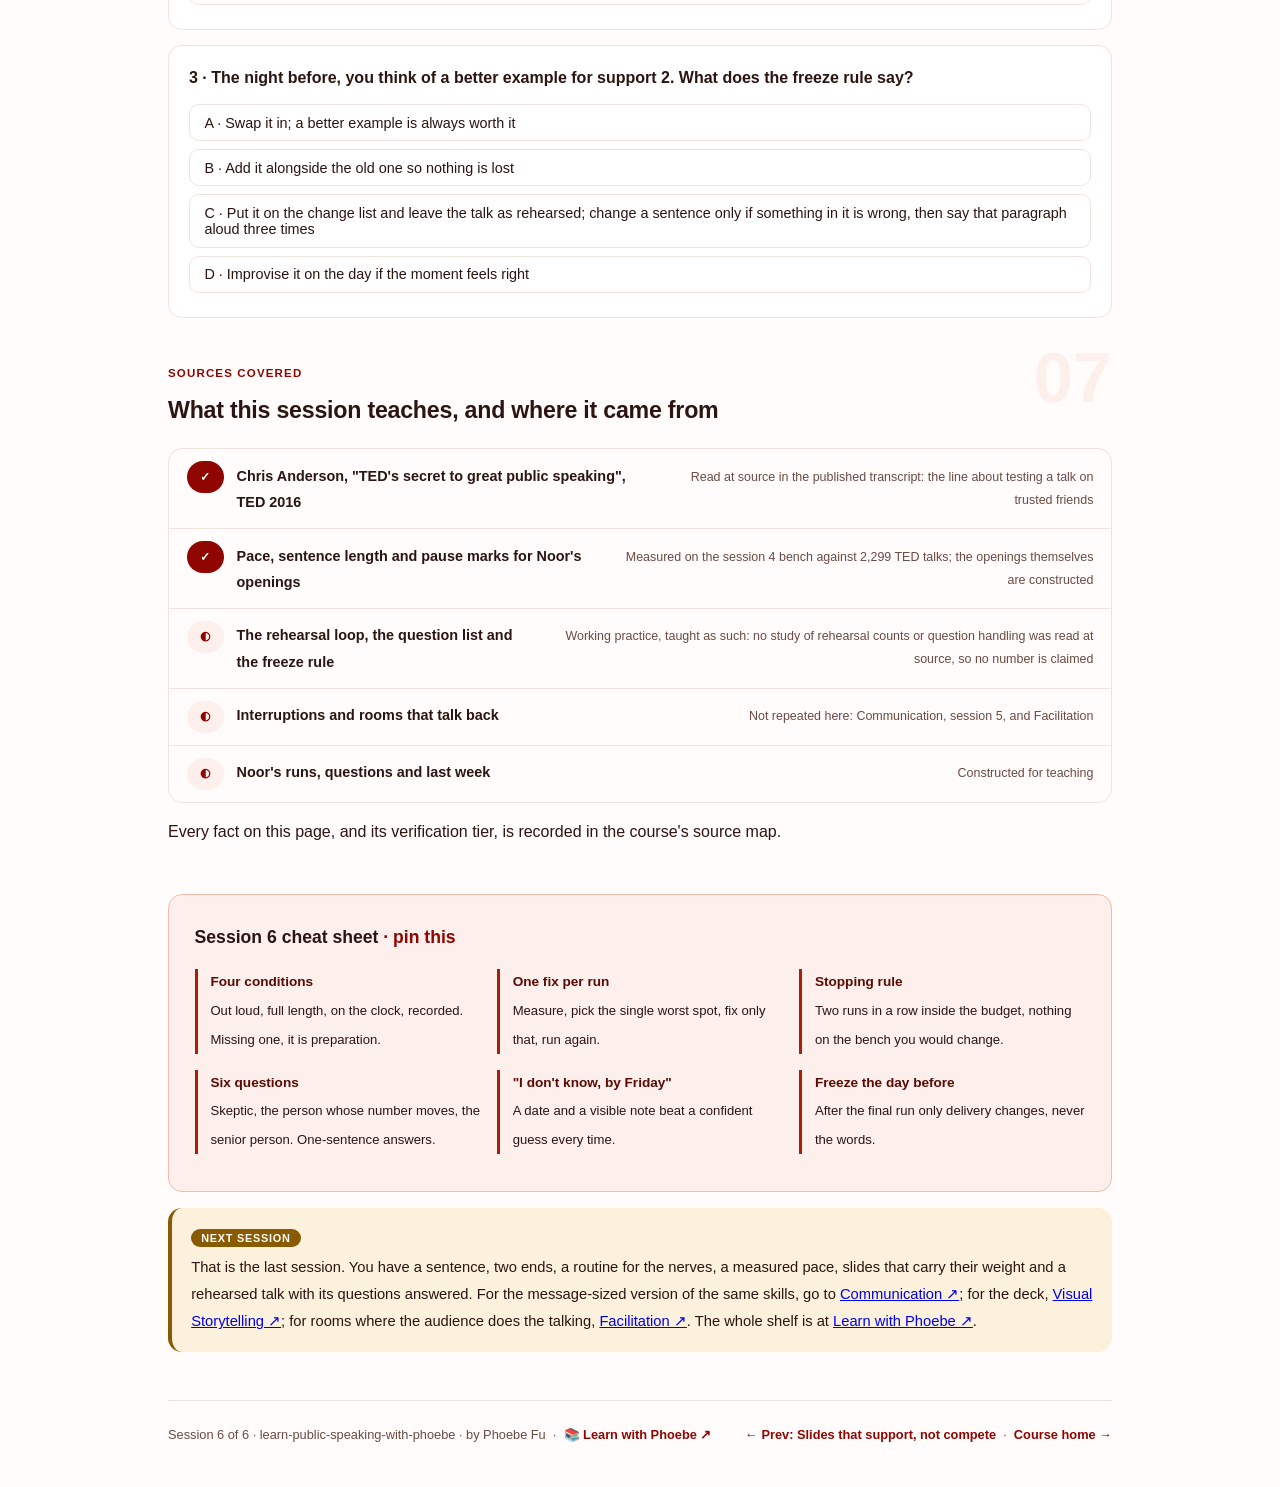
<file: courses/06-rehearsal-and-the-questions.html>
<!DOCTYPE html>
<html lang="en">
<head>
<meta charset="UTF-8">
<meta name="viewport" content="width=device-width, initial-scale=1.0">
<!-- social:start -->
<meta name="description" content="Session 6 of 6. Rehearsal that changes the talk: out loud, standing, on the clock, recorded and measured. Predicting the questions you will get, answering the one you cannot, and the final run-through before the walk on.">
<meta property="og:type" content="article">
<meta property="og:site_name" content="Learn with Phoebe">
<meta property="og:title" content="Rehearsal that works, and the questions after - learn public speaking with phoebe">
<meta property="og:description" content="Session 6 of 6. Rehearse out loud on the clock, measure it, fix one thing; write down the questions before anyone asks them.">
<meta property="og:url" content="https://phoebefu6.github.io/learn-public-speaking-with-phoebe/courses/06-rehearsal-and-the-questions.html">
<meta property="og:image" content="https://phoebefu6.github.io/learn-public-speaking-with-phoebe/assets/og-cover.png">
<meta property="og:image:width" content="1200">
<meta property="og:image:height" content="630">
<meta name="twitter:card" content="summary_large_image">
<meta name="twitter:title" content="Rehearsal that works, and the questions after - learn public speaking with phoebe">
<meta name="twitter:description" content="Session 6 of 6. Rehearsal you can measure, and questions you can predict.">
<meta name="twitter:image" content="https://phoebefu6.github.io/learn-public-speaking-with-phoebe/assets/og-cover.png">
<!-- social:end -->
<title>Session 6 · Rehearsal that works, and the questions after - learn public speaking with phoebe</title>
<link rel="stylesheet" href="../assets/style.css?v=19">
</head>
<body>

<div class="toolbar">
  <div class="wrap">
    <span class="crumb"><a href="../index.html">learn-public-speaking-with-phoebe</a> / Session 6 of 6</span>
    <button class="btn" id="toggle-all" type="button">Expand all</button>
    <button class="btn primary" id="zoom-toggle" type="button">Projector zoom: off</button>
  </div>
</div>

<header class="masthead">
  <div class="wrap">
    <div class="eyebrow">Learn Public Speaking with Phoebe · Session 6 of 6</div>
    <h1>Rehearsal that works, and <span class="accent">the questions after</span></h1>
    <p class="sub">Reading your notes in your head is not rehearsal; it is proofreading. A talk changes only when you say it out loud, at full length, against a clock, and listen back. Tonight: rehearsal you can measure with the session 4 bench, the questions you can write down before anyone asks them, what to say when you do not know, and the run-through that ends the preparation so the talk can begin.</p>
    <div class="chip-row">
      <span class="chip level">🟠 Deeper</span>
      <span class="chip audience">Bring your card, slides and timings</span>
      <span class="chip audience">You will say the whole talk tonight</span>
      <span class="chip time">45 min</span>
    </div>
    <div class="agenda">
      <span class="a1" style="flex:1">0-3 · Welcome</span>
      <span class="a2" style="flex:5">3-18 · Rehearsal, questions, the last run</span>
      <span class="a3" style="flex:7">18-40 · Build-along: rehearse, measure, fix</span>
      <span class="a4" style="flex:1">40-45 · Q&amp;A</span>
    </div>
  </div>
</header>

<main class="wrap">

  <section class="section" id="intro">
    <div class="section-kicker">
      <span class="klabel">Part 0</span>
      <h2>Where we are</h2>
    </div>
    <p class="lede">Noor (constructed) has a sentence, an opening and a close, a routine for the ten minutes before she walks on, a measured pace, and four slides instead of nine. What she does not have yet is a talk she has said all the way through, out loud, more than once. Neither, probably, do you. The last session turns five sessions of preparation into a rehearsed talk and a list of questions you have already answered.</p>

    <div class="legend">
      <span class="pill">🎫 Clear all three quiz questions to stamp your passport</span>
      <span class="pill">Live = presented in the 45 minutes</span>
      <span class="pill">Self-study = the full depth, after class</span>
      <span class="pill">★ Build-along = do it on your own talk</span>
    </div>

    <div class="callout win">
      <p><strong>★ What you walk out with tonight.</strong> One full rehearsal recorded and measured on the bench, the one fix that recording points to, a written list of the six questions you are most likely to get with a one-sentence answer for each, a line for the question you cannot answer, and the final card you will hold when you walk on.</p>
    </div>
  </section>

  <section class="section" id="part-1">
    <div class="section-kicker">
      <span class="klabel">Part 1 · covers rehearsal</span>
      <h2>Out loud, standing, on the clock</h2>
      <span class="tag concept">6 min live</span>
    </div>
    <p class="lede">A talk read silently runs faster and smoother than the same talk said aloud, because the mouth finds every long sentence and every word you cannot pronounce at speed. Rehearsal that changes a talk has four parts: say it out loud, at full length, time it, and listen back to a recording. Everything else is reading.</p>

    <figure class="zoomable">
      <svg viewBox="0 0 880 310" xmlns="http://www.w3.org/2000/svg" role="img" aria-label="A rehearsal loop with four stations: say it out loud and time it, record it, measure the transcript on the session 4 bench, fix the single worst spot, then round again. Beside the loop, Noor's constructed openings across rehearsals: 171.3 words a minute with 52.3 words per sentence on the first run, 136.6 and 15.9 after the cut, 126.6 and 7.5 after four timed rehearsals.">
        <defs>
          <filter id="s6aSk" x="-3%" y="-3%" width="106%" height="106%"><feTurbulence type="fractalNoise" baseFrequency="0.02" numOctaves="2" seed="61" result="n"/><feDisplacementMap in="SourceGraphic" in2="n" scale="2.4" xChannelSelector="R" yChannelSelector="G"/></filter>
          <pattern id="s6aHc" patternUnits="userSpaceOnUse" width="7" height="7" patternTransform="rotate(-38)"><line x1="0" y1="0" x2="0" y2="7" stroke="#8F0500" stroke-width="1" opacity=".5"/></pattern>
          <marker id="s6aAr" viewBox="0 0 10 10" refX="9" refY="5" markerWidth="8" markerHeight="8" orient="auto"><path d="M1 1 L9 5 L1 9" fill="none" stroke="#2B1411" stroke-width="1.6" stroke-linecap="round"/></marker>
        </defs>
        <style>
          .s6aH { font: 800 12px Inter, sans-serif; fill: #2B1411; }
          .s6aL { font: 600 12px Inter, sans-serif; fill: #2B1411; }
          .s6aS { font: 400 11px Inter, sans-serif; fill: #6B4A44; }
          .s6aB { font: 800 11px Inter, sans-serif; fill: #5E3D00; }
          .s6aW { font: 800 12px Inter, sans-serif; fill: #FFFFFF; }
          .s6aV { font: 800 16px Inter, sans-serif; fill: #5A0A04; }
          .s6aN { font: 400 12px Inter, sans-serif; fill: #6B4A44; }
        </style>

        <text class="s6aH" x="40" y="26">THE LOOP</text>
        <text class="s6aH" x="540" y="26">NOOR'S OPENING, ROUND BY ROUND</text>

        <g filter="url(#s6aSk)" fill="none" stroke="#2B1411" stroke-width="2" stroke-linecap="round" stroke-linejoin="round">
          <rect x="40" y="44" width="190" height="56" rx="8" fill="#8F0500" transform="rotate(-1 135 72)"/>
          <rect x="290" y="44" width="190" height="56" rx="8" fill="#FFFFFF" transform="rotate(0.8 385 72)"/>
          <rect x="290" y="190" width="190" height="56" rx="8" fill="#FDEFEB" transform="rotate(-0.6 385 218)"/>
          <rect x="40" y="190" width="190" height="56" rx="8" fill="#FBF1DC" transform="rotate(0.7 135 218)"/>
          <path d="M234 72 L284 72" marker-end="url(#s6aAr)"/>
          <path d="M385 104 L385 184" marker-end="url(#s6aAr)"/>
          <path d="M286 218 L236 218" marker-end="url(#s6aAr)"/>
          <path d="M135 186 L135 106" marker-end="url(#s6aAr)"/>
          <rect x="540" y="44" width="300" height="60" rx="8" fill="#FFFFFF" transform="rotate(-0.4 690 74)"/>
          <rect x="540" y="114" width="300" height="60" rx="8" fill="#FFFFFF" transform="rotate(0.4 690 144)"/>
          <rect x="540" y="184" width="300" height="60" rx="8" fill="url(#s6aHc)" transform="rotate(-0.3 690 214)"/>
          <rect x="552" y="194" width="276" height="40" rx="6" fill="#FFFFFF"/>
        </g>

        <text class="s6aW" x="56" y="68">1 · say it out loud,</text>
        <text class="s6aW" x="56" y="86">full length, timed</text>
        <text class="s6aL" x="306" y="68">2 · record it</text>
        <text class="s6aS" x="306" y="86">phone on the table</text>
        <text class="s6aL" x="306" y="214">3 · measure it</text>
        <text class="s6aS" x="306" y="232">transcript on the bench</text>
        <text class="s6aL" x="56" y="214">4 · fix one thing</text>
        <text class="s6aS" x="56" y="232">the single worst spot</text>
        <text class="s6aB" x="90" y="146">again</text>
        <text class="s6aL" x="556" y="68">first run-through</text>
        <text class="s6aV" x="556" y="92">171.3 wpm</text>
        <text class="s6aS" x="680" y="90">52.3 words a sentence</text>
        <text class="s6aL" x="556" y="138">cut to one idea</text>
        <text class="s6aV" x="556" y="162">136.6 wpm</text>
        <text class="s6aS" x="680" y="160">15.9 words a sentence</text>
        <text class="s6aL" x="564" y="210">rehearsed four times</text>
        <text class="s6aV" x="564" y="228">126.6 wpm</text>
        <text class="s6aS" x="680" y="226">7.5 words a sentence</text>
        <text class="s6aN" x="40" y="292">Constructed openings, measured on the session 4 bench. Your numbers will differ; the loop is the same.</text>
      </svg>
      <figcaption>🔍 Click to zoom - one fix per round is the rule; a rehearsal that tries to fix everything fixes nothing you can hear</figcaption>
    </figure>

    <details class="card" open>
      <summary><span class="mode live">Live</span>What counts as a rehearsal<span class="mini">3 min</span><span class="caret">▶</span></summary>
      <div class="body">
        <p>Four conditions, and a run missing any of them is preparation, not rehearsal:</p>
        <ul>
          <li><strong>Out loud.</strong> At the volume you will use in the room. Muttering hides the long sentences, because a mutter does not need breath.</li>
          <li><strong>Full length, no stopping.</strong> When you stumble, recover the way you will have to on the day: pause, find your place on the card, carry on. Stopping to restart trains the restart.</li>
          <li><strong>On the clock.</strong> Against the budget from session 1. A talk that runs over in rehearsal runs further over in the room.</li>
          <li><strong>Recorded.</strong> Your memory of a run is kinder than the recording. The recording is also what the bench measures.</li>
        </ul>
        <p>Standing helps if you will stand on the day, because breath and pace change when you are upright. If the talk is seated or on a call, rehearse seated.</p>
      </div>
    </details>

    <details class="card">
      <summary><span class="mode live">Live</span>Test it on someone who was not in your head<span class="mini">2 min</span><span class="caret">▶</span></summary>
      <div class="body">
        <p>Chris Anderson's third guideline ends with a rehearsal instruction: "It's important, therefore, to test your talk on trusted friends, and find out which parts they get confused by." The useful question to ask your test listener is not "was it good?", which gets politeness, but "where did you get lost?" and "what was it arguing?". If their answer to the second is not your session 1 sentence, the talk has drifted and no amount of delivery practice will fix it.</p>
      </div>
    </details>

    <details class="card">
      <summary><span class="mode self">Self-study</span>How many rehearsals, honestly<span class="mini">2 min</span><span class="caret">▶</span></summary>
      <div class="body">
        <p>There is no measured number of rehearsals that makes a talk ready, and any figure you see quoted without a study behind it is a habit, not a finding. A working stopping rule instead: rehearse until two runs in a row land inside your time budget and the bench shows nothing you would fix. For most ten-minute talks that is a handful of full runs, but the rule is the stopping condition, not the count. Rehearse the first thirty seconds and the last line more than the middle, because those are the parts said under the most adrenaline (session 3) and the parts the room remembers (session 2).</p>
      </div>
    </details>

    <div class="callout example">
      <span class="ex-pill">Real world</span>
      <p><strong>Noor's first full run (constructed) took 13 minutes 40 seconds for a ten-minute slot.</strong> The recording showed why: she re-explained the six-day wait twice because she had not decided where it went. The fix was one decision, not faster speech: the story lives in support 1 and is referred to, not retold, in support 3. Her second run came in at 10:20 and her third at 8:50, inside the budget with more than a minute of buffer.</p>
    </div>
  </section>

  <section class="section" id="part-2">
    <div class="section-kicker">
      <span class="klabel">Part 2 · covers the questions</span>
      <h2>Most questions can be written down the day before</h2>
      <span class="tag concept">5 min live</span>
    </div>
    <p class="lede">Questions feel unpredictable from the stage and are almost entirely predictable from a desk. Each support in your talk raises the same few questions, from the same few people. Writing them down the day before turns the scariest part of a talk into the best-prepared part, and session 2 already put the questions before your last line, so the talk still ends on your sentence.</p>

    <figure class="zoomable">
      <svg viewBox="0 0 880 340" xmlns="http://www.w3.org/2000/svg" role="img" aria-label="A decision path for any question. First: is it on your topic? If not, park it with a time. If it is: do you know the answer? If yes, answer in one sentence and link back to the throughline. If no, say you do not know, say when you will find out, and write it down where the room can see you do it.">
        <defs>
          <filter id="s6bSk" x="-3%" y="-3%" width="106%" height="106%"><feTurbulence type="fractalNoise" baseFrequency="0.02" numOctaves="2" seed="67" result="n"/><feDisplacementMap in="SourceGraphic" in2="n" scale="2.4" xChannelSelector="R" yChannelSelector="G"/></filter>
          <marker id="s6bAr" viewBox="0 0 10 10" refX="9" refY="5" markerWidth="8" markerHeight="8" orient="auto"><path d="M1 1 L9 5 L1 9" fill="none" stroke="#2B1411" stroke-width="1.6" stroke-linecap="round"/></marker>
        </defs>
        <style>
          .s6bH { font: 800 12px Inter, sans-serif; fill: #2B1411; }
          .s6bL { font: 600 12px Inter, sans-serif; fill: #2B1411; }
          .s6bS { font: 400 11px Inter, sans-serif; fill: #6B4A44; }
          .s6bB { font: 800 11px Inter, sans-serif; fill: #5E3D00; }
          .s6bW { font: 800 12px Inter, sans-serif; fill: #FFFFFF; }
          .s6bN { font: 400 12px Inter, sans-serif; fill: #6B4A44; }
        </style>

        <g filter="url(#s6bSk)" fill="none" stroke="#2B1411" stroke-width="2" stroke-linecap="round" stroke-linejoin="round">
          <rect x="40" y="40" width="240" height="56" rx="8" fill="#FFFFFF" transform="rotate(-0.6 160 68)"/>
          <rect x="340" y="40" width="240" height="56" rx="8" fill="#FFFFFF" transform="rotate(0.5 460 68)"/>
          <rect x="340" y="190" width="240" height="56" rx="8" fill="#FBF1DC" transform="rotate(-0.4 460 218)"/>
          <rect x="640" y="30" width="200" height="76" rx="8" fill="#8F0500" transform="rotate(0.6 740 68)"/>
          <rect x="640" y="130" width="200" height="76" rx="8" fill="#FDEFEB" transform="rotate(-0.5 740 168)"/>
          <rect x="40" y="190" width="240" height="76" rx="8" fill="#FDEFEB" transform="rotate(0.4 160 228)"/>
          <path d="M284 68 L334 68" marker-end="url(#s6bAr)"/>
          <path d="M584 60 L634 60" marker-end="url(#s6bAr)"/>
          <path d="M584 80 C610 110 612 150 634 160" marker-end="url(#s6bAr)"/>
          <path d="M160 100 L160 184" marker-end="url(#s6bAr)"/>
          <path d="M460 186 L460 102" marker-end="url(#s6bAr)"/>
        </g>

        <text class="s6bL" x="56" y="66">On your topic?</text>
        <text class="s6bS" x="56" y="84">or a different conversation</text>
        <text class="s6bL" x="356" y="66">Do you know the answer?</text>
        <text class="s6bS" x="356" y="84">honestly, right now</text>
        <text class="s6bB" x="296" y="58">yes</text>
        <text class="s6bB" x="168" y="146">no</text>
        <text class="s6bB" x="598" y="52">yes</text>
        <text class="s6bB" x="586" y="138">no</text>
        <text class="s6bW" x="654" y="58">Answer in one sentence,</text>
        <text class="s6bW" x="654" y="76">then link it back to</text>
        <text class="s6bW" x="654" y="94">your throughline</text>
        <text class="s6bL" x="654" y="158">"I don't know.</text>
        <text class="s6bL" x="654" y="176">I'll send it by Friday."</text>
        <text class="s6bS" x="654" y="194">then write it down, visibly</text>
        <text class="s6bL" x="56" y="214">Park it, with a time:</text>
        <text class="s6bS" x="56" y="232">"Good question, different one.</text>
        <text class="s6bS" x="56" y="250">Can we take it after, at 3?"</text>
        <text class="s6bL" x="356" y="214">Hostile? Restate it neutrally,</text>
        <text class="s6bS" x="356" y="232">answer the substance, not the tone</text>
        <text class="s6bN" x="40" y="320">Every branch ends somewhere you chose in advance. None ends with a guess said confidently.</text>
      </svg>
      <figcaption>🔍 Click to zoom - "I don't know, and here is when I will" is an answer; a confident guess is a second problem you will have to correct later</figcaption>
    </figure>

    <details class="card">
      <summary><span class="mode live">Live</span>The question list<span class="mini">3 min</span><span class="caret">▶</span></summary>
      <div class="body">
        <p>For each of your three supports, ask who in the room is most affected by it and what they will want to know. Three voices cover most of it: <strong>the skeptic</strong> ("how do you know it was the order and not something else?"), <strong>the person whose number moves</strong> ("so my weekly report gets worse?"), and <strong>the senior person</strong> ("what do you need from us, and what does it cost?"). Write each question in their words, then a one-sentence answer, then the line that connects the answer back to your throughline. Six questions is usually enough; if you cannot answer one in a sentence, that support is not finished.</p>
      </div>
    </details>

    <details class="card">
      <summary><span class="mode live">Live</span>The question you cannot answer<span class="mini">2 min</span><span class="caret">▶</span></summary>
      <div class="body">
        <p>Say so, say when you will know, and do it in front of them: "I don't know the exact number for the northern queue. I'll check and send it to everyone by Friday." Then write it down where the room can see you do it. The commitment is what makes "I don't know" sound prepared rather than caught out. The move that costs you is the confident guess, because a wrong number said from the stage is repeated by the people who heard it and has to be corrected in writing later, to more people.</p>
      </div>
    </details>

    <details class="card">
      <summary><span class="mode self">Self-study</span>Interruptions, workshops and rooms that talk back<span class="mini">2 min</span><span class="caret">▶</span></summary>
      <div class="body">
        <p>Questions in the middle of a meeting-length message, where interrupting is normal and is usually the real question, are covered in <a href="https://phoebefu6.github.io/learn-communication-with-phoebe/courses/05-the-spoken-version.html">Communication, session 5 ↗</a>. If your talk is really a session where the room is meant to do the talking, that is facilitation, a different craft taught in <a href="https://phoebefu6.github.io/learn-facilitation-with-phoebe/">Facilitation ↗</a>. An all-hands talk sits in between: questions after, at a time you announced, with the last word yours.</p>
      </div>
    </details>

    <div class="callout example">
      <span class="ex-pill">Real world</span>
      <p><strong>Noor's list (constructed) had six questions, and four were asked.</strong> The one she had flagged as hardest, from the finance lead, was "does the two-day number go in the board pack, or only the average?". She had a one-sentence answer ready: both, side by side, for one quarter, then the board decides. The question she had not predicted, about the northern queue's reopen rate, got "I don't know the exact figure; I'll send it by Friday", written on the whiteboard as she said it.</p>
    </div>
  </section>

  <section class="section" id="part-3">
    <div class="section-kicker">
      <span class="klabel">Part 3 · covers the last run-through</span>
      <h2>The day before, and the hour before</h2>
      <span class="tag concept">4 min live</span>
    </div>
    <p class="lede">At some point preparation has to stop, or it turns into rewriting the talk the night before and walking on with a version you have said once. The final run-through is the line: a full rehearsal, with the slides, on the clock, after which the content is frozen and only delivery is allowed to change.</p>

    <figure class="zoomable">
      <svg viewBox="0 0 880 250" xmlns="http://www.w3.org/2000/svg" role="img" aria-label="A timeline of the last week before Noor's talk, constructed: one week before, the say-back test and the question list; three days before, a run-through with a test listener; the day before, the final timed run with slides, after which the content is frozen; the hour before, the room, the clicker and the card; the walk on, the first sentence.">
        <defs>
          <filter id="s6cSk" x="-3%" y="-3%" width="106%" height="106%"><feTurbulence type="fractalNoise" baseFrequency="0.02" numOctaves="2" seed="71" result="n"/><feDisplacementMap in="SourceGraphic" in2="n" scale="2.4" xChannelSelector="R" yChannelSelector="G"/></filter>
        </defs>
        <style>
          .s6cH { font: 800 12px Inter, sans-serif; fill: #2B1411; }
          .s6cL { font: 600 12px Inter, sans-serif; fill: #2B1411; }
          .s6cS { font: 400 11px Inter, sans-serif; fill: #6B4A44; }
          .s6cB { font: 800 11px Inter, sans-serif; fill: #5E3D00; }
          .s6cA { font: 700 11px Inter, sans-serif; fill: #8F0500; }
          .s6cN { font: 400 12px Inter, sans-serif; fill: #6B4A44; }
        </style>

        <g filter="url(#s6cSk)" fill="none" stroke="#2B1411" stroke-width="2" stroke-linecap="round" stroke-linejoin="round">
          <path d="M70 120 L810 120"/>
          <circle cx="70" cy="120" r="9" fill="#FFFFFF"/>
          <circle cx="218" cy="120" r="9" fill="#FFFFFF"/>
          <circle cx="366" cy="120" r="9" fill="#FFFFFF"/>
          <circle cx="514" cy="120" r="11" fill="#8F0500"/>
          <circle cx="662" cy="120" r="9" fill="#FFFFFF"/>
          <circle cx="810" cy="120" r="9" fill="#FBF1DC"/>
        </g>

        <text class="s6cH" x="40" y="30">NOOR'S LAST WEEK (CONSTRUCTED)</text>
        <text class="s6cA" x="70" y="96" text-anchor="middle">7 days</text>
        <text class="s6cA" x="218" y="96" text-anchor="middle">3 days</text>
        <text class="s6cA" x="366" y="96" text-anchor="middle">2 days</text>
        <text class="s6cA" x="514" y="96" text-anchor="middle">day before</text>
        <text class="s6cA" x="662" y="96" text-anchor="middle">hour before</text>
        <text class="s6cA" x="810" y="96" text-anchor="middle">walk on</text>
        <text class="s6cL" x="70" y="152" text-anchor="middle">say-back test</text>
        <text class="s6cS" x="70" y="168" text-anchor="middle">question list</text>
        <text class="s6cL" x="218" y="152" text-anchor="middle">test listener</text>
        <text class="s6cS" x="218" y="168" text-anchor="middle">"where were you lost?"</text>
        <text class="s6cL" x="366" y="152" text-anchor="middle">two timed runs</text>
        <text class="s6cS" x="366" y="168" text-anchor="middle">bench, one fix each</text>
        <text class="s6cB" x="514" y="152" text-anchor="middle">final run, slides</text>
        <text class="s6cB" x="514" y="168" text-anchor="middle">content frozen</text>
        <text class="s6cL" x="662" y="152" text-anchor="middle">room and clicker</text>
        <text class="s6cS" x="662" y="168" text-anchor="middle">card, water</text>
        <text class="s6cL" x="810" y="152" text-anchor="middle">first</text>
        <text class="s6cS" x="810" y="168" text-anchor="middle">sentence</text>
        <text class="s6cN" x="40" y="226">After the frozen run only delivery may change: pauses, pace, where you stand. Not the words.</text>
      </svg>
      <figcaption>🔍 Click to zoom - the most useful line on the timeline is the day-before freeze; everything after it is about the room, not the talk</figcaption>
    </figure>

    <details class="card">
      <summary><span class="mode live">Live</span>Freeze the content<span class="mini">2 min</span><span class="caret">▶</span></summary>
      <div class="body">
        <p>A late rewrite feels like improvement and arrives on stage as the least-rehearsed part of the talk, usually in the middle where you are most likely to lose your place. After the final run, keep a list of changes you want to make, and do not make them. If one is genuinely essential (a number turned out wrong), change that sentence, say the paragraph around it out loud three times, and leave everything else alone.</p>
      </div>
    </details>

    <details class="card">
      <summary><span class="mode self">Self-study</span>The hour before<span class="mini">2 min</span><span class="caret">▶</span></summary>
      <div class="body">
        <p>Practical, not inspirational: see the room, stand where you will stand, click through the slides on the actual machine, find the water, check the time display. Put the card in the pocket you will reach for. Say the first sentence once, quietly, and the reappraisal line from session 3 if it helps you. Then stop preparing. The talk is ready; the hour is for the room.</p>
      </div>
    </details>

    <div class="callout example">
      <span class="ex-pill">Real world</span>
      <p><strong>The night before (constructed), Noor wanted to add the regional numbers back in.</strong> The change list said no: they were in the one-page note, the note was ready to send, and the frozen run had come in at 8:50 with the buffer intact. She sent the note at the end of the talk instead, and the two people who asked about regions already had it in their inbox.</p>
    </div>
  </section>

  <section class="section" id="demo-1">
    <div class="section-kicker">
      <span class="klabel">Build-along</span>
      <h2>Rehearse once, measure it, fix one thing</h2>
      <span class="tag demo">★ 22 min · everyone builds</span>
    </div>
    <p class="lede">Six steps on your own talk, with Noor's constructed version alongside. You need your card from session 1, your opening and close from session 2, your slides from session 5, a phone to record with, and the session 4 bench open in another tab. If the full talk is longer than ten minutes, rehearse the opening and the first support tonight and the rest at home.</p>

    <figure class="zoomable">
      <svg viewBox="0 0 880 300" xmlns="http://www.w3.org/2000/svg" role="img" aria-label="The final card, constructed for Noor: at the top the throughline sentence; then the opening line; three supports with the one number for each; the ask; the last line; and in a separate box the three questions she most expects with one-word cues for her answers.">
        <defs>
          <filter id="s6dSk" x="-3%" y="-3%" width="106%" height="106%"><feTurbulence type="fractalNoise" baseFrequency="0.02" numOctaves="2" seed="73" result="n"/><feDisplacementMap in="SourceGraphic" in2="n" scale="2.4" xChannelSelector="R" yChannelSelector="G"/></filter>
          <pattern id="s6dHc" patternUnits="userSpaceOnUse" width="7" height="7" patternTransform="rotate(-38)"><line x1="0" y1="0" x2="0" y2="7" stroke="#8F0500" stroke-width="1" opacity=".5"/></pattern>
        </defs>
        <style>
          .s6dH { font: 800 12px Inter, sans-serif; fill: #2B1411; }
          .s6dL { font: 600 12px Inter, sans-serif; fill: #2B1411; }
          .s6dS { font: 400 11px Inter, sans-serif; fill: #6B4A44; }
          .s6dB { font: 800 11px Inter, sans-serif; fill: #5E3D00; }
          .s6dW { font: 800 12px Inter, sans-serif; fill: #FFFFFF; }
          .s6dN { font: 400 12px Inter, sans-serif; fill: #6B4A44; }
        </style>

        <g filter="url(#s6dSk)" fill="none" stroke="#2B1411" stroke-width="2" stroke-linecap="round" stroke-linejoin="round">
          <rect x="40" y="24" width="540" height="250" rx="12" fill="#FFFFFF" transform="rotate(-0.4 310 149)"/>
          <rect x="56" y="38" width="508" height="34" rx="6" fill="#8F0500"/>
          <rect x="56" y="82" width="508" height="30" rx="6" fill="#FDEFEB"/>
          <rect x="56" y="122" width="160" height="58" rx="6" fill="#FFFFFF" transform="rotate(-1 136 151)"/>
          <rect x="230" y="122" width="160" height="58" rx="6" fill="#FFFFFF" transform="rotate(0.8 310 151)"/>
          <rect x="404" y="122" width="160" height="58" rx="6" fill="#FFFFFF" transform="rotate(-0.6 484 151)"/>
          <rect x="56" y="192" width="508" height="30" rx="6" fill="#FBF1DC"/>
          <rect x="56" y="230" width="508" height="30" rx="6" fill="#FDEFEB"/>
          <rect x="610" y="24" width="230" height="250" rx="12" fill="url(#s6dHc)" transform="rotate(0.5 725 149)"/>
          <rect x="624" y="62" width="202" height="190" rx="8" fill="#FFFFFF"/>
        </g>

        <text class="s6dW" x="70" y="60">Oldest customer first, from Monday.</text>
        <text class="s6dL" x="70" y="102">open: "One week in May, our average reply was under four hours."</text>
        <text class="s6dL" x="68" y="144">1 · the wait</text>
        <text class="s6dS" x="68" y="164">six days</text>
        <text class="s6dL" x="242" y="144">2 · the average</text>
        <text class="s6dS" x="242" y="164">under four hours</text>
        <text class="s6dL" x="416" y="144">3 · Monday</text>
        <text class="s6dS" x="416" y="164">two-day number</text>
        <text class="s6dB" x="70" y="212">ask: when the average rises, ask about the two-day number</text>
        <text class="s6dL" x="70" y="250">questions, then the last line: the sentence again</text>
        <text class="s6dH" x="626" y="48">QUESTIONS I EXPECT</text>
        <text class="s6dL" x="638" y="88">Board pack?</text>
        <text class="s6dS" x="638" y="106">both, one quarter</text>
        <text class="s6dL" x="638" y="140">My report gets worse?</text>
        <text class="s6dS" x="638" y="158">yes, three weeks</text>
        <text class="s6dL" x="638" y="192">Why not hire instead?</text>
        <text class="s6dS" x="638" y="210">order first, then hire</text>
        <text class="s6dS" x="638" y="236">unknown: send by Friday</text>
        <text class="s6dN" x="40" y="292">Constructed. One card, both sides: the talk on the front, the questions on the back.</text>
      </svg>
      <figcaption>🔍 Click to zoom - the card holds cues, not sentences; if you need a full sentence on it, that sentence is not rehearsed yet</figcaption>
    </figure>

    <div class="steps">
      <div class="step">
        <p><strong>One full run, out loud, recorded and timed.</strong> Stand if you will stand. Do not stop when you stumble; recover and carry on. Note the total time and the time at the end of each support.</p>
        <div class="prompt-box good"><span class="label">★ Step 1 · the run</span>budget (session 1):   open 0:45 | supports 2:30 each | close 0:45 | buffer 1:00
Noor, run 1 (constructed):  13:40 total, support 1 ended at 5:10
yours:                      ____ total, support 1 ended at ____</div>
      </div>
      <div class="step">
        <p><strong>Measure the opening on the bench.</strong> Transcribe the first two minutes (any phone or meeting app), paste it into the session 4 bench with its exact duration, and copy the four numbers.</p>
        <div class="prompt-box good"><span class="label">★ Step 2 · the numbers</span>pace (wpm) | words per sentence | pause marks per 100 | fillers (real ones)
Noor, after the cut (rung 2):  136.6 | 15.9 | 13.8 | 1
yours:                         ____  | ____ | ____ | ____</div>
      </div>
      <div class="step">
        <p><strong>Pick the single worst spot and fix only that.</strong> The overrun, the longest sentence, the cluster of fillers, or the support that got retold. One fix per round, then run again.</p>
        <div class="prompt-box good"><span class="label">★ Step 3 · one fix</span>Noor's worst spot:  retold the six-day wait in support 3 (overrun 3:40)
fix:                support 3 refers back ("that customer") instead of retelling
yours:              worst spot ________________  fix ________________</div>
      </div>
      <div class="step">
        <p><strong>Write the question list.</strong> Two questions per support, in the asker's words: the skeptic, the person whose number moves, the senior person. A one-sentence answer for each, and the line that ties it back to your throughline.</p>
        <div class="prompt-box good"><span class="label">★ Step 4 · six questions</span>Q (finance lead): "Does the two-day number go in the board pack?"
A: "Both, side by side for one quarter, then the board decides."
back to the line: "Because the average alone is what hid the six days."
yours: six rows, same three parts</div>
      </div>
      <div class="step">
        <p><strong>Write your "I don't know" line and say it out loud.</strong> A date, a channel, and the action of writing it down. It should sound as rehearsed as your opening, because it is.</p>
        <div class="prompt-box good"><span class="label">★ Step 5 · the honest answer</span>"I don't know the exact figure for ________.
 I'll check and send it to everyone by ________."
then: write it on the board or in your notes, where they can see</div>
      </div>
      <div class="step">
        <p><strong>Make the final card.</strong> Front: throughline, opening line, three supports with one number each, the ask, "questions, then the last line". Back: the three questions you most expect, with a two- or three-word cue for each answer.</p>
        <div class="prompt-box good"><span class="label">★ Step 6 · the card</span>FRONT  sentence | open | 1 ____ 2 ____ 3 ____ | ask | questions, then last line
BACK   Q1 ____ : cue | Q2 ____ : cue | Q3 ____ : cue | unknown: "by Friday"</div>
      </div>
    </div>

    <div class="callout tip">
      <p><strong>Run it once more before you sleep on it.</strong> If the second run lands inside the budget and the bench shows nothing you would change, the talk is ready. Freeze it, and spend the rest of the preparation on the room.</p>
    </div>
  </section>

  <section class="section" id="exercise">
    <div class="section-kicker">
      <span class="klabel">Homework</span>
      <h2>Where to go from here</h2>
      <span class="tag exercise">30 min</span>
    </div>
    <ol>
      <li><strong>Run the talk twice more</strong> before the day, each recorded and timed, one fix per run. Stop when two runs in a row fit the budget.</li>
      <li><strong>Test it on one person outside your team</strong> and ask only "where did you get lost?" and "what was it arguing?".</li>
      <li><strong>Give the talk.</strong> Afterwards, write three lines: what the room asked that you predicted, what it asked that you did not, and one thing you would cut next time.</li>
      <li><strong>Re-run the session 4 bench</strong> on a recording of the real talk if you can get one, and compare it with your first run-through. That pair of numbers is your evidence that preparation changed something.</li>
    </ol>
  </section>

  <section class="section" id="quiz">
    <div class="section-kicker">
      <span class="klabel">Check yourself</span>
      <h2>Three questions</h2>
    </div>
    <p>Clear all three and session 6 gets stamped in your passport.</p>

    <div class="quiz-q" data-answer="3">
      <p class="qtext">1 · Which of these is a rehearsal rather than preparation?</p>
      <button class="qopt" type="button">A · Reading through the slides silently on the train</button>
      <button class="qopt" type="button">B · Rewriting the middle section the night before</button>
      <button class="qopt" type="button">C · Saying the opening under your breath while walking to the room</button>
      <button class="qopt" type="button">D · Saying the whole talk out loud, without stopping, against the clock, recorded, then listening back</button>
      <p class="qwhy">Out loud, full length, timed and recorded: each condition finds something the others miss. A and C skip the breath and the clock; B adds unrehearsed material at the worst possible moment.</p>
    </div>

    <div class="quiz-q" data-answer="0">
      <p class="qtext">2 · The finance lead asks for a number you do not have. What is the strongest answer?</p>
      <button class="qopt" type="button">A · "I don't know the exact figure. I'll check and send it to everyone by Friday", and write it down where the room can see</button>
      <button class="qopt" type="button">B · Give your best estimate confidently so you do not look unprepared</button>
      <button class="qopt" type="button">C · "Great question, let's take that offline", with no time attached</button>
      <button class="qopt" type="button">D · Move quickly to the next question</button>
      <p class="qwhy">A commitment with a date makes "I don't know" sound prepared. B creates a wrong number that travels; C and D leave the question hanging, and the room notices.</p>
    </div>

    <div class="quiz-q" data-answer="2">
      <p class="qtext">3 · The night before, you think of a better example for support 2. What does the freeze rule say?</p>
      <button class="qopt" type="button">A · Swap it in; a better example is always worth it</button>
      <button class="qopt" type="button">B · Add it alongside the old one so nothing is lost</button>
      <button class="qopt" type="button">C · Put it on the change list and leave the talk as rehearsed; change a sentence only if something in it is wrong, then say that paragraph aloud three times</button>
      <button class="qopt" type="button">D · Improvise it on the day if the moment feels right</button>
      <p class="qwhy">A late change is the least-rehearsed part of the talk and it lands in the middle, where losing your place costs most. B also breaks the time budget from session 1.</p>
    </div>

    <p class="quiz-score"></p>
  </section>

  <section class="section" id="official">
    <div class="section-kicker">
      <span class="klabel">Sources covered</span>
      <h2>What this session teaches, and where it came from</h2>
    </div>
    <div class="covered">
      <div class="covered-row"><span class="status pill solid">✓</span><span class="name">Chris Anderson, "TED's secret to great public speaking", TED 2016</span><span class="note">Read at source in the published transcript: the line about testing a talk on trusted friends</span></div>
      <div class="covered-row"><span class="status pill solid">✓</span><span class="name">Pace, sentence length and pause marks for Noor's openings</span><span class="note">Measured on the session 4 bench against 2,299 TED talks; the openings themselves are constructed</span></div>
      <div class="covered-row"><span class="status pill light">◐</span><span class="name">The rehearsal loop, the question list and the freeze rule</span><span class="note">Working practice, taught as such: no study of rehearsal counts or question handling was read at source, so no number is claimed</span></div>
      <div class="covered-row"><span class="status pill light">◐</span><span class="name">Interruptions and rooms that talk back</span><span class="note">Not repeated here: Communication, session 5, and Facilitation</span></div>
      <div class="covered-row"><span class="status pill light">◐</span><span class="name">Noor's runs, questions and last week</span><span class="note">Constructed for teaching</span></div>
    </div>
    <p class="mono" style="margin-top:14px">Every fact on this page, and its verification tier, is recorded in the course's source map.</p>
  </section>

  <section class="cheat" id="cheatsheet">
    <h3>Session 6 cheat sheet <span>· pin this</span></h3>
    <div class="grid-2">
      <div class="cheat-item"><b>Four conditions</b><span>Out loud, full length, on the clock, recorded. Missing one, it is preparation.</span></div>
      <div class="cheat-item"><b>One fix per run</b><span>Measure, pick the single worst spot, fix only that, run again.</span></div>
      <div class="cheat-item"><b>Stopping rule</b><span>Two runs in a row inside the budget, nothing on the bench you would change.</span></div>
      <div class="cheat-item"><b>Six questions</b><span>Skeptic, the person whose number moves, the senior person. One-sentence answers.</span></div>
      <div class="cheat-item"><b>"I don't know, by Friday"</b><span>A date and a visible note beat a confident guess every time.</span></div>
      <div class="cheat-item"><b>Freeze the day before</b><span>After the final run only delivery changes, never the words.</span></div>
    </div>
  </section>

  <div class="callout next">
    <span class="nx-pill">Next session</span>
    <p>That is the last session. You have a sentence, two ends, a routine for the nerves, a measured pace, slides that carry their weight and a rehearsed talk with its questions answered. For the message-sized version of the same skills, go to <a href="https://phoebefu6.github.io/learn-communication-with-phoebe/">Communication ↗</a>; for the deck, <a href="https://phoebefu6.github.io/learn-visual-storytelling-with-phoebe/">Visual Storytelling ↗</a>; for rooms where the audience does the talking, <a href="https://phoebefu6.github.io/learn-facilitation-with-phoebe/">Facilitation ↗</a>. The whole shelf is at <a href="https://phoebefu6.github.io/learn-with-phoebe/">Learn with Phoebe ↗</a>.</p>
  </div>

  <footer class="pagefoot">
    <span>Session 6 of 6 · learn-public-speaking-with-phoebe · by Phoebe Fu &nbsp;·&nbsp; 📚 <a href="https://phoebefu6.github.io/learn-with-phoebe/">Learn with Phoebe ↗</a></span>
    <span><a href="05-slides-that-support.html">← Prev: Slides that support, not compete</a> &nbsp;·&nbsp; <a href="../index.html">Course home →</a></span>
  </footer>

</main>

<script src="../assets/app.js?v=17"></script>
</body>
</html>
</file>
<file: assets/style.css>
/* learn-public-speaking-with-phoebe - editorial bold design system
   Accent: cinnabar #8F0500 · Deep cinnabar #5A0A04 · Vermilion mid #A8200A · Warm contrast: ochre #8A5A00
   (CSS var names still read --indigo/--amber; they hold cinnabar and ochre.)
   Light surfaces only: the code box and the lightbox scrim are light tints. */

:root {
  --indigo: #8F0500;
  --indigo-deep: #5A0A04;
  --indigo-mid: #A8200A;
  --indigo-soft: #F3B9AB;
  --indigo-50: #FDEFEB;
  --ink: #2B1411;
  --muted: #6B4A44;
  --faint: #E2CAC4;
  --hairline: #F2E3DF;
  --clay: #8A5A00;
  --clay-ink: #5E3D00;
  --amber: #8A5A00;
  --amber-ink: #5E3D00;
  --amber-50: #FBF1DC;
  --paper: #FFFCFB;
  --code-bg: #FDEFEB;
  --code-ink: #2B1411;
  --scrim-rgb: 255,250,248;
  --shadow-rgb: 143,5,0;
  --radius: 14px;
}

* { margin: 0; padding: 0; box-sizing: border-box; }

html { font-size: 16px; scroll-behavior: smooth; }
html.zoom-125 { font-size: 20px; }
html.zoom-150 { font-size: 24px; }

body {
  font-family: "Inter", -apple-system, BlinkMacSystemFont, "Segoe UI", Roboto, sans-serif;
  background: var(--paper);
  color: var(--ink);
  line-height: 1.85;
  font-feature-settings: "tnum";
}

.wrap { max-width: 62rem; margin: 0 auto; padding: 0 1.5rem; }

/* ---------- header band ---------- */
.masthead {
  background: var(--indigo);
  color: #fff;
  padding: 2.5rem 0 2.25rem;
}
.masthead .eyebrow {
  font-size: .75rem;
  letter-spacing: .18em;
  text-transform: uppercase;
  opacity: 1;
  font-weight: 600;
}
.masthead h1 {
  font-size: 2.1rem;
  line-height: 1.15;
  font-weight: 800;
  margin: .5rem 0 .75rem;
  letter-spacing: -.02em;
}
.masthead h1 .accent { color: inherit; }
.masthead .sub { font-size: 1.05rem; opacity: 1; max-width: 44rem; }

.chip-row { display: flex; flex-wrap: wrap; gap: .5rem; margin-top: 1.1rem; }
.chip {
  display: inline-flex;
  align-items: center;
  gap: .35rem;
  border-radius: 999px;
  padding: .25rem .8rem;
  font-size: .78rem;
  font-weight: 600;
  white-space: nowrap;
}
.chip.level { background: #fff; color: var(--indigo); }
.chip.audience { background: rgba(255,255,255,.08); color: #fff; border: 1px solid rgba(255,255,255,.35); }
.chip.time { background: var(--ink); color: #fff; font-variant-numeric: tabular-nums; }


/* ---------- agenda band ----------
   Recovered 2026-09-02. These six repos were scaffolded from a stylesheet that had
   lost this block, so .agenda rendered as run-on inline text ~700px tall inside the
   masthead. 87 of 93 repos carry it; these were the exception, and they were also the
   six the estate sweep could not see. See course-builder/references/field-notes.md.

   .a3 does NOT reuse the donor's `color: var(--amber-ink)`: that pair falls below
   4.5:1 against --amber in all six palettes, which is the same failure the sweep
   flags on the wellbeing courses. The literal below is the darkest tone of this
   repo's own amber-ink that clears 4.5:1, so the band stays bright. Recompute it if
   --amber changes. */
.agenda {
  display: flex;
  border-radius: 999px;
  overflow: hidden;
  margin: 1.4rem 0 0;
  font-size: .72rem;
  font-weight: 600;
  text-align: center;
  color: #fff;
}
.agenda span { padding: .45rem .3rem; white-space: nowrap; overflow: hidden; text-overflow: ellipsis; }
.agenda .a1 { background: var(--indigo-deep); }
.agenda .a2 { background: var(--indigo-mid); }
.agenda .a3 { background: var(--amber); color: #FFFFFF; }
.agenda .a4 { background: var(--indigo-soft); color: var(--ink); }

/* ---------- toolbar ---------- */
.toolbar {
  position: sticky;
  top: 0;
  z-index: 40;
  background: rgba(255,255,255,.94);
  backdrop-filter: blur(6px);
  border-bottom: 1px solid var(--hairline);
  padding: .55rem 0;
}
.toolbar .wrap { display: flex; align-items: center; gap: .5rem; flex-wrap: nowrap; }
.toolbar .crumb { font-size: .8rem; color: var(--muted); font-weight: 600; margin-right: auto; min-width: 0; white-space: nowrap; overflow: hidden; text-overflow: ellipsis; }
.toolbar .btn { white-space: nowrap; flex: none; padding: .38rem .8rem; font-size: .78rem; line-height: 1.2; }
.toolbar .crumb a { color: var(--indigo); text-decoration: none; }
.btn {
  border: 1px solid var(--hairline);
  background: #fff;
  color: var(--ink);
  border-radius: 999px;
  padding: .35rem .9rem;
  font-size: .78rem;
  font-weight: 600;
  cursor: pointer;
  font-family: inherit;
  transition: all .15s ease;
}
.btn:hover { border-color: var(--indigo); color: var(--indigo); }
.btn.primary { background: var(--indigo); border-color: var(--indigo); color: #fff; }
.btn.primary:hover { background: var(--indigo-deep); }

/* ---------- sections ---------- */
main { padding: 2.5rem 0 4rem; }

.section { margin-bottom: 2.8rem; }
.section-kicker { margin-bottom: 1rem; }
.section-kicker .klabel {
  display: block;
  font-size: .72rem;
  text-transform: uppercase;
  letter-spacing: .1em;
  color: var(--indigo);
  font-weight: 700;
  margin-bottom: .35rem;
}
.section-kicker h2 {
  font-size: 1.45rem;
  font-weight: 800;
  letter-spacing: -.01em;
  display: flex;
  align-items: center;
  gap: .7rem;
  flex-wrap: wrap;
}
.section-kicker .tag {
  border-radius: 999px;
  padding: .18rem .7rem;
  font-size: .7rem;
  font-weight: 700;
  text-transform: uppercase;
  letter-spacing: .08em;
}
.tag.concept { background: var(--indigo-50); color: var(--indigo); }
.tag.demo { background: var(--amber-50); color: var(--amber-ink); }
.tag.exercise { background: var(--ink); color: #fff; }

.lede { color: var(--muted); max-width: 46rem; margin-bottom: 1.4rem; line-height: 1.8; }

/* live vs self-study markers on cards */
.mode {
  font-size: .64rem;
  font-weight: 700;
  text-transform: uppercase;
  letter-spacing: .07em;
  padding: .14rem .6rem;
  border-radius: 999px;
  flex: none;
}
.mode.live { background: var(--indigo); color: #fff; }
.mode.self { background: #fff; color: var(--muted); border: 1px solid var(--hairline); }

/* ---------- accordions ---------- */
details.card {
  border: 1px solid var(--hairline);
  border-radius: var(--radius);
  margin-bottom: .8rem;
  overflow: hidden;
  background: #fff;
}
details.card[open] { border-color: var(--indigo-soft); box-shadow: 0 8px 28px rgba(var(--shadow-rgb),.08); }
details.card summary {
  list-style: none;
  cursor: pointer;
  padding: 1rem 1.25rem;
  display: flex;
  align-items: center;
  gap: .75rem;
  font-weight: 700;
  font-size: 1.02rem;
  user-select: none;
}
details.card summary::-webkit-details-marker { display: none; }
details.card summary .dot {
  width: .6rem; height: .6rem;
  border-radius: 999px;
  background: var(--indigo);
  flex: none;
}
details.card summary .mini { margin-left: auto; font-size: .72rem; color: var(--muted); font-weight: 600; white-space: nowrap; }
details.card summary .caret { transition: transform .2s ease; color: var(--indigo); font-size: .8rem; }
details.card[open] summary .caret { transform: rotate(90deg); }
details.card .body { padding: 0 1.25rem 1.4rem; border-top: 1px solid var(--hairline); padding-top: 1.15rem; }
details.card .body p { margin-bottom: 1.05rem; max-width: 48rem; }
details.card .body p:last-child { margin-bottom: 0; }
details.card .body ul, details.card .body ol { margin: 0 0 1.1rem 1.2rem; max-width: 47rem; }
details.card .body li { margin-bottom: .65rem; }
details.card .body h4 { font-size: .95rem; font-weight: 700; margin: 1.1rem 0 .45rem; }
details.card .body h4:first-child { margin-top: 0; }

/* ---------- pills & legends ---------- */
.legend { display: flex; flex-wrap: wrap; gap: .5rem; margin: 0 0 1.2rem; }
.pill {
  display: inline-flex;
  align-items: center;
  gap: .4rem;
  border-radius: 999px;
  padding: .28rem .85rem;
  font-size: .78rem;
  font-weight: 600;
}
.pill.solid { background: var(--indigo); color: #fff; }
.pill.light { background: var(--indigo-50); color: var(--indigo); }
.pill.inkpill { background: var(--ink); color: #fff; }
.pill.amber, .pill.peach { background: var(--amber); color: #fff; }
.pill.bare { color: var(--muted); }

/* ---------- 4D grid ---------- */
.grid-2 { display: grid; grid-template-columns: repeat(auto-fit, minmax(15rem, 1fr)); gap: .8rem; margin: .5rem 0 1rem; }
.d-card {
  border: 1px solid var(--hairline);
  border-left: 4px solid var(--indigo);
  border-radius: 10px;
  padding: 1rem 1.1rem;
}
.d-card h4 { font-size: .95rem; margin-bottom: .3rem; }
.d-card h4 .lead-letter { color: var(--indigo); }
.d-card p { font-size: .86rem; color: var(--muted); margin: 0; }

/* ---------- tables ---------- */
table.clean { width: 100%; border-collapse: collapse; font-size: .9rem; margin: .4rem 0 1rem; }
table.clean th {
  text-align: left;
  font-size: .72rem;
  text-transform: uppercase;
  letter-spacing: .08em;
  color: var(--muted);
  padding: .5rem .6rem;
  border-bottom: 2px solid var(--ink);
}
table.clean td { padding: .7rem .6rem; border-bottom: .5px solid var(--hairline); vertical-align: top; line-height: 1.7; }
table.clean td:first-child { font-weight: 600; }

/* ---------- prompt boxes ---------- */
.prompt-box{
  position: relative;
  background: #FDEFEB;
  border: 1px solid #F2E3DF;
  color: #2B1411;
  border-radius: var(--radius);
  padding: 1.1rem 1.2rem;
  margin: 1rem 0 1.2rem;
  font-family: "SF Mono", ui-monospace, Menlo, Consolas, monospace;
  font-size: .84rem;
  line-height: 1.65;
  white-space: pre-wrap;
  word-break: break-word;
}
.prompt-box .label{
  position: absolute;
  top: -0.7rem;
  left: 1rem;
  background: #8F0500;
  color: #FFFFFF;
  font-family: "Inter", -apple-system, sans-serif;
  font-size: .68rem;
  font-weight: 700;
  letter-spacing: .06em;
  text-transform: uppercase;
  border-radius: 999px;
  padding: .15rem .7rem;
}
.prompt-box.bad .label { background: var(--faint); color: var(--ink); }
.prompt-box.good .label { background: var(--amber); color: #fff; }
.copy-btn{
  position: absolute;
  top: .7rem;
  right: .7rem;
  background: var(--indigo-50);
  border: 1px solid var(--faint);
  color: var(--indigo-deep);
  border-radius: 999px;
  padding: .25rem .8rem;
  font-size: .72rem;
  font-weight: 600;
  cursor: pointer;
  font-family: "Inter", -apple-system, sans-serif;
  transition: background .15s ease;
}
.copy-btn:hover { background: var(--indigo-soft); }
.copy-btn.copied { background: var(--amber); border-color: var(--amber); color: #fff; }

/* ---------- demo steps ---------- */
.steps { counter-reset: step; margin: .6rem 0 1rem; }
.step {
  display: grid;
  grid-template-columns: max-content minmax(0, 1fr);
  column-gap: .9rem;
  row-gap: .2rem;
  padding: .85rem 0;
  border-bottom: .5px solid var(--hairline);
}
.step > * { grid-column: 2; min-width: 0; }
.step > .prompt-box { margin: .8rem 0 .4rem; }
.step:last-child { border-bottom: none; }
.step::before {
  counter-increment: step;
  content: counter(step);
  flex: none;
  width: 1.7rem; height: 1.7rem;
  border-radius: 999px;
  background: var(--indigo-50);
  color: var(--indigo);
  font-weight: 700;
  font-size: .85rem;
  display: inline-flex;
  align-items: center;
  justify-content: center;
  margin-top: .1rem;
}
.step p { margin: 0; }
/* A code box inside a step sits BELOW the step text at full width. Without this the flex row
 * puts it in a half-width column beside the text and wraps code mid-token. */
.step { flex-wrap: wrap; }
.step > p { flex: 1 1 0; min-width: 0; }
.step > .prompt-box { flex: 1 1 100%; margin: .7rem 0 .2rem; word-break: normal; overflow-x: auto; }

/* ---------- callouts ---------- */
.callout {
  border-radius: var(--radius);
  padding: 1rem 1.2rem;
  margin: 1rem 0;
  font-size: .92rem;
}
.callout.tip { background: var(--indigo-50); border-left: 4px solid var(--indigo); }
.callout.win { background: var(--amber-50); border-left: 4px solid var(--amber); }
.callout strong:first-child { display: block; margin-bottom: .2rem; }

.callout.example {
  background: #FFFFFF;
  border: 1px solid var(--hairline);
  border-left: 4px solid var(--amber);
  font-size: .9rem;
}
.callout.example .ex-pill {
  display: inline-block;
  background: var(--amber);
  color: #fff;
  border-radius: 999px;
  padding: .15rem .7rem;
  font-size: .68rem;
  font-weight: 700;
  text-transform: uppercase;
  letter-spacing: .06em;
  margin-bottom: .5rem;
}
.callout.example p { margin: 0 0 .75rem; max-width: 47rem; }
.callout.example p:last-child { margin-bottom: 0; }
.callout.example ul { margin: 0 0 0 1.1rem; max-width: 46rem; }
.callout.example li { margin-bottom: .6rem; }
.callout.example li:last-child { margin-bottom: 0; }

/* ---------- zoomable figures ---------- */
figure.zoomable {
  border: 1px solid var(--hairline);
  border-radius: var(--radius);
  padding: 1.2rem;
  margin: 1rem 0 1.4rem;
  cursor: zoom-in;
  transition: box-shadow .15s ease;
  background: #fff;
}
figure.zoomable:hover { box-shadow: 0 8px 28px rgba(var(--shadow-rgb),.12); }
figure.zoomable svg, figure.zoomable img { width: 100%; height: auto; display: block; }
figure.zoomable figcaption {
  margin-top: .6rem;
  font-size: .76rem;
  color: var(--muted);
  font-weight: 600;
  display: flex;
  align-items: center;
  gap: .4rem;
}

.lightbox{
  position: fixed;
  inset: 0;
  z-index: 100;
  background: rgba(var(--scrim-rgb),.9);
  display: none;
  align-items: center;
  justify-content: center;
  padding: 3vh 3vw;
  cursor: zoom-out;
}
.lightbox.open { display: flex; }
.lightbox .inner{
  background: #fff;
  border: 1px solid #F2E3DF;
  box-shadow: 0 10px 40px rgba(43,20,17,.14);
  border-radius: var(--radius);
  padding: 2rem;
  max-width: 94vw;
  max-height: 92vh;
  overflow: auto;
}
.lightbox .inner svg, .lightbox .inner img { width: min(88vw, 70rem); height: auto; }
.lightbox .close-hint{
  position: fixed;
  top: 1rem; right: 1.4rem;
  color: var(--ink);
  font-size: .8rem;
  font-weight: 600;
  opacity: 1;
}

/* ---------- courses covered ---------- */
.covered { border: 1px solid var(--hairline); border-radius: var(--radius); overflow: hidden; }
.covered-row {
  display: flex;
  align-items: baseline;
  gap: .8rem;
  padding: .75rem 1.1rem;
  border-bottom: .5px solid var(--hairline);
  font-size: .9rem;
}
.covered-row:last-child { border-bottom: none; }
.covered-row .status { flex: none; }
.covered-row .name { font-weight: 600; }
.covered-row .note { margin-left: auto; color: var(--muted); font-size: .78rem; text-align: right; }

/* ---------- cheat sheet footer ---------- */
.cheat{
  background: var(--indigo-50);
  color: var(--ink);
  border: 1px solid var(--indigo-soft);
  border-radius: var(--radius);
  padding: 1.6rem 1.6rem 1.3rem;
  margin-top: 3rem;
}
.cheat h3 { font-size: 1.1rem; margin-bottom: 1rem; }
.cheat h3 span { color: var(--indigo); }
.cheat .grid-2 { gap: 1rem; }
.cheat .cheat-item { border-left: 3px solid var(--indigo-mid); padding-left: .8rem; }
.cheat .cheat-item b { display: block; font-size: .85rem; color: var(--indigo-deep); }
.cheat .cheat-item span { font-size: .82rem; color: var(--ink); }

footer.pagefoot {
  border-top: 1px solid var(--hairline);
  margin-top: 3rem;
  padding: 1.4rem 0 2.5rem;
  font-size: .8rem;
  color: var(--muted);
  display: flex;
  justify-content: space-between;
  flex-wrap: wrap;
  gap: .8rem;
}
footer.pagefoot a { color: var(--indigo); text-decoration: none; font-weight: 600; }

/* ---------- wayfinding: reading progress + section dots + part numbers ---------- */

#progress-bar {
  position: fixed;
  top: 0; left: 0;
  height: 3px;
  width: 0;
  background: linear-gradient(90deg, var(--indigo), var(--amber));
  z-index: 90;
}

.pagenav {
  position: fixed;
  right: 1.1rem;
  top: 50%;
  transform: translateY(-50%);
  z-index: 50;
  display: flex;
  flex-direction: column;
  gap: .55rem;
}
.pagenav a {
  width: .68rem; height: .68rem;
  border-radius: 999px;
  background: #fff;
  border: 2px solid var(--faint);
  display: block;
  position: relative;
  transition: all .15s ease;
}
.pagenav a:hover { border-color: var(--indigo); transform: scale(1.3); }
.pagenav a.active { background: var(--indigo); border-color: var(--indigo); }
.pagenav a .nlabel {
  position: absolute;
  right: 1.4rem;
  top: 50%;
  transform: translateY(-50%);
  background: #fff;
  color: var(--ink);
  border: 1px solid var(--faint);
  font-size: .7rem;
  font-weight: 600;
  padding: .22rem .65rem;
  border-radius: 6px;
  white-space: nowrap;
  opacity: 0;
  pointer-events: none;
  transition: opacity .15s ease;
}
.pagenav a:hover .nlabel { opacity: 1; }
@media (max-width: 74rem) { .pagenav { display: none; } }

main { counter-reset: partnum -1; }
.section .section-kicker { position: relative; }
.section .section-kicker::before {
  counter-increment: partnum;
  content: counter(partnum, decimal-leading-zero);
  position: absolute;
  right: 0;
  top: -1.2rem;
  font-size: 4.4rem;
  font-weight: 800;
  color: var(--indigo-50);
  line-height: 1;
  font-variant-numeric: tabular-nums;
  pointer-events: none;
  z-index: 0;
}
.section .section-kicker > * { position: relative; z-index: 1; }

details.card summary { transition: background .15s ease; }
details.card summary:hover { background: #FDEFEB; }

/* ---------- journey strip: you are here in the series ---------- */
.journey {
  display: flex;
  align-items: center;
  gap: .45rem;
  margin-top: 1.1rem;
  flex-wrap: wrap;
}
.journey .jlabel { font-size: .7rem; font-weight: 700; text-transform: uppercase; letter-spacing: .09em; opacity: 1; margin-right: .3rem; }
.journey a {
  width: 1.7rem; height: 1.7rem;
  border-radius: 999px;
  display: inline-flex;
  align-items: center;
  justify-content: center;
  font-size: .8rem;
  font-weight: 700;
  text-decoration: none;
  color: #fff;
  border: 1.5px solid rgba(255,255,255,.45);
  transition: all .15s ease;
  font-variant-numeric: tabular-nums;
}
.journey a:hover { border-color: #fff; transform: scale(1.12); }
.journey a.here { background: #fff; color: var(--indigo); border-color: #fff; }
.journey a.dd-chip { width: auto; border-radius: 999px; padding: 0 .7rem; font-size: .72rem; }

/* ---------- check-yourself quiz ---------- */
.quiz-q {
  border: 1px solid var(--hairline);
  border-radius: var(--radius);
  padding: 1.1rem 1.25rem 1rem;
  margin-bottom: .9rem;
  background: #fff;
}
.quiz-q .qtext { font-weight: 700; margin-bottom: .7rem; }
.quiz-q .qopt {
  display: block;
  width: 100%;
  text-align: left;
  background: #fff;
  border: 1px solid var(--hairline);
  border-radius: 10px;
  padding: .6rem .9rem;
  margin-bottom: .5rem;
  font-size: .9rem;
  font-family: inherit;
  color: var(--ink);
  cursor: pointer;
  transition: all .15s ease;
}
.quiz-q .qopt:hover { border-color: var(--indigo); background: var(--indigo-50); }
.quiz-q .qopt.correct { background: var(--indigo); border-color: var(--indigo); color: #fff; font-weight: 600; }
.quiz-q .qopt.correct::after { content: "  ✓"; }
.quiz-q .qopt.wrong { background: #FEF2F2; border-color: #FCA5A5; color: #991B1B; animation: qshake .3s ease; }
.quiz-q .qopt.wrong::after { content: "  ✗ try again"; font-size: .78rem; }
.quiz-q .qopt:disabled { cursor: default; }
.quiz-q .qwhy {
  display: none;
  background: var(--amber-50);
  border-left: 4px solid var(--amber);
  border-radius: 8px;
  padding: .6rem .9rem;
  font-size: .86rem;
  margin-top: .3rem;
}
.quiz-q.answered .qwhy { display: block; }
@keyframes qshake {
  0%, 100% { transform: translateX(0); }
  25% { transform: translateX(-5px); }
  75% { transform: translateX(5px); }
}
.quiz-score { font-weight: 700; color: var(--indigo); margin-top: .4rem; }

@media (prefers-reduced-motion: reduce) {
  .quiz-q .qopt.wrong { animation: none; }
  .journey a:hover { transform: none; }
}

/* ---------- micro-interactions (react-bits inspired, vanilla) ---------- */

/* BlurText: staggered word reveal on the masthead headline */
.masthead h1 .bw {
  display: inline-block;
  opacity: 0;
  filter: blur(8px);
  transform: translateY(.35em);
  animation: bw-in .7s cubic-bezier(.22,.9,.35,1) forwards;
  animation-delay: var(--bw-delay, 0s);
}
@keyframes bw-in {
  to { opacity: 1; filter: blur(0); transform: translateY(0); }
}

/* SpotlightCard: cursor-following highlight on accordion cards */
details.card { position: relative; }
details.card::after {
  content: "";
  position: absolute;
  inset: 0;
  pointer-events: none;
  opacity: 0;
  transition: opacity .3s ease;
  background: radial-gradient(320px circle at var(--mx, 50%) var(--my, 50%), rgba(var(--shadow-rgb),.09), transparent 65%);
}
details.card:hover::after { opacity: 1; }

/* ScrollReveal: sections rise in as they enter the viewport */
.js-reveal .section {
  opacity: 0;
  transform: translateY(16px);
  transition: opacity .6s ease, transform .6s cubic-bezier(.22,.9,.35,1);
}
.js-reveal .section.revealed { opacity: 1; transform: none; }

@media (prefers-reduced-motion: reduce) {
  .masthead h1 .bw { animation: none; opacity: 1; filter: none; transform: none; }
  details.card::after { display: none; }
  .js-reveal .section { opacity: 1; transform: none; transition: none; }
}

@media (max-width: 40rem) {
  .masthead h1 { font-size: 1.6rem; }
  
  .toolbar .crumb { display: none; }
}

@media print {
  .toolbar, .copy-btn { display: none; }
  details.card { border: 1px solid #ccc; }
}

/* ---------- live SQL playground (sql-live.js) ---------- */
.sqlbox {
  border: 1px solid var(--hairline);
  border-radius: var(--radius);
  background: #fff;
  overflow: hidden;
  margin: 1rem 0 1.4rem;
  box-shadow: 0 8px 28px rgba(var(--shadow-rgb),.06);
}
.sql-bar {
  display: flex; align-items: center; gap: .5rem;
  padding: .5rem .8rem;
  background: var(--indigo-deep);
  color: #fff;
}
.sql-dot { width: .6rem; height: .6rem; border-radius: 999px; background: var(--amber); flex: none; }
.sql-title { font-size: .76rem; font-weight: 600; letter-spacing: .02em; opacity: .92; }
.sql-spacer { margin-left: auto; }
.sql-btn {
  border: 1px solid rgba(255,255,255,.28);
  background: rgba(255,255,255,.08);
  color: #fff;
  border-radius: 999px;
  padding: .26rem .8rem;
  font-size: .74rem; font-weight: 700; cursor: pointer;
  font-family: inherit; transition: all .14s ease; white-space: nowrap;
}
.sql-btn:hover { background: rgba(255,255,255,.2); }
.sql-btn.sql-run { background: var(--amber); color: #fff; border-color: var(--amber); }
.sql-btn.sql-run:hover { filter: brightness(1.05); }
.sql-label {
  display: block;
  font-size: .64rem; text-transform: uppercase; letter-spacing: .09em;
  font-weight: 700; color: var(--muted);
  padding: .6rem .9rem .2rem;
}
.sql-code-wrap { border-bottom: 1px solid var(--hairline); }
.sql-code {
  width: 100%;
  border: none; outline: none; resize: vertical;
  padding: .35rem .9rem .9rem;
  font-family: "SF Mono", "JetBrains Mono", Menlo, Consolas, monospace;
  font-size: .86rem; line-height: 1.6;
  color: var(--ink); background: #fff;
  tab-size: 2;
}
.sql-out { padding: .2rem .9rem 1rem; overflow-x: auto; }
.sql-tablewrap { overflow-x: auto; }
table.sql-table { width: 100%; border-collapse: collapse; font-size: .84rem; margin: .3rem 0 .1rem; }
table.sql-table th {
  text-align: left; text-transform: uppercase; letter-spacing: .05em;
  font-size: .68rem; color: var(--indigo); font-weight: 800;
  padding: .35rem .6rem; border-bottom: 2px solid var(--indigo-50); white-space: nowrap;
}
table.sql-table td {
  padding: .32rem .6rem; border-bottom: .5px solid var(--hairline);
  font-variant-numeric: tabular-nums; white-space: nowrap;
}
table.sql-table tr:last-child td { border-bottom: none; }
.sql-null { color: var(--faint); font-style: italic; font-size: .78rem; }
.sql-note { font-size: .74rem; color: var(--muted); margin: .5rem 0 0; font-weight: 600; }
.sql-hint { font-weight: 500; font-style: italic; }
.sql-err {
  font-size: .82rem; color: #991B1B; background: #FEF2F2;
  border: 1px solid #FCA5A5; border-radius: 8px;
  padding: .55rem .75rem; margin: .4rem 0 0;
  font-family: "SF Mono", Menlo, monospace;
}
.sql-cap { font-size: .78rem; color: var(--muted); padding: 0 .9rem .8rem; }
.sqlbox.sql-had-err .sql-bar { background: #7f1d1d; }


@keyframes wkIn { from { opacity: 0; transform: translateY(6px); } to { opacity: 1; transform: none; } }


@media (max-width: 640px) {  }


@media (max-width: 640px) {
  
  
}

/* === LWP-PATCH v2 === */
/* palette-agnostic aliases: 75 repos use --indigo/--amber, 1 uses --pine/--clay */
:root {
  --pv-accent: var(--indigo, var(--pine, #334155));
  --pv-flag: var(--amber, var(--clay, #8F0500));
  --pv-flag-50: var(--amber-50, var(--clay-50, #FBF1DC));
}

/* ============================================================
   v2 - readable on a phone + reading modes
   Layout only. No palette tokens are changed.
   ============================================================ */

/* --- skip link --- */
.skip-link {
  position: absolute; left: -9999px; top: 0; z-index: 200;
  background: var(--pv-accent); color: #fff;
  padding: .7rem 1.1rem; border-radius: 0 0 var(--radius) 0;
  font-weight: 700; font-size: .85rem; text-decoration: none;
}
.skip-link:focus { left: 0; }

/* --- visible keyboard focus everywhere --- */
:focus-visible {
  outline: 3px solid var(--pv-flag);
  outline-offset: 2px;
  border-radius: 4px;
}

/* --- diagrams: hold authored width, scroll instead of shrinking --- */
.figscroll { overflow-x: auto; -webkit-overflow-scrolling: touch; overscroll-behavior-x: contain; }
.figscroll::-webkit-scrollbar { height: 6px; }
.figscroll::-webkit-scrollbar-thumb { background: var(--faint); border-radius: 3px; }

/* --- tables: scroll container + sticky row label --- */
.tablescroll { overflow-x: auto; -webkit-overflow-scrolling: touch; border-radius: var(--radius); }

/* --- section contents counter --- */
.sec-meta {
  display: block; margin-top: .3rem;
  font-size: .72rem; font-weight: 700; letter-spacing: .06em;
  text-transform: uppercase; color: var(--muted);
  font-variant-numeric: tabular-nums;
}

/* --- study-mode switch --- */
.btn.mode-on { background: var(--pv-flag); border-color: var(--pv-flag); color: #fff; }

/* --- deep-linked card gets a moment of emphasis --- */
details.card.linked { border-color: var(--pv-flag); box-shadow: 0 0 0 3px var(--pv-flag-50); }

@media (max-width: 820px) {
  /* labels keep the size they were drawn at; the figure scrolls */
  figure.zoomable svg { min-width: 820px; }
  .figscroll .mm-svg, .mindmap svg { min-width: 840px; }

  table.clean { min-width: 620px; }
  table.clean th:first-child,
  table.clean td:first-child {
    position: sticky; left: 0; background: #fff;
    box-shadow: 1px 0 0 var(--hairline);
  }

  pre, .prompt-box { overflow-x: auto; }

  /* 44px tap targets */
  details.card summary { min-height: 44px; }
  .qopt { min-height: 44px; display: flex; align-items: center; padding: .7rem .9rem; }
  .toolbar .btn, .pagefoot a { min-height: 44px; display: inline-flex; align-items: center; justify-content: center; }
  .toolbar .crumb, .toolbar #zoom-toggle { display: none; }
  .toolbar .btn { flex: 1 1 0; padding: .3rem .4rem; font-size: .72rem; }
  table.clean { display: block; overflow-x: auto; -webkit-overflow-scrolling: touch; }
}

@media (max-width: 640px) {
  /* long inline code tokens and nowrap chips are the two things that still
     forced the page sideways below 640px: let them break rather than push
     the layout. Inside the media query only - desktop is untouched. */
  :not(pre) > code, .prompt-box span, code span,
  p span, li span, td span { overflow-wrap: anywhere; word-break: break-word; }
  .chip, .syn-chip, .pill, .mode, .tag { white-space: normal; max-width: 100%; }

  
  
  .chip-row, .legend { flex-wrap: wrap; }
  .journey { flex-wrap: wrap; row-gap: .45rem; }
}

/* --- print: a session should print as a complete handout --- */
@media print {
  .pagenav, #progress-bar, .skip-link, .journey, .lightbox { display: none !important; }
  details.card > .body { display: block !important; }
  details.card, figure, table.clean, .callout { break-inside: avoid; page-break-inside: avoid; }
  figure.zoomable svg { min-width: 0; max-width: 100%; }
  .figscroll, .tablescroll { overflow: visible; }
  a[href^="http"]::after { content: " (" attr(href) ")"; font-size: .72rem; color: #555; }
}

/* swipe hint: own line, only when the diagram really does scroll */
figure.zoomable.can-scroll figcaption { flex-wrap: wrap; }
figure.zoomable.can-scroll figcaption::after {
  content: "swipe the diagram \2192";
  flex: 0 0 100%;
  margin-top: .2rem;
  font-size: .72rem;
  font-weight: 700;
  letter-spacing: .04em;
  color: var(--pv-flag);
}
/* === /LWP-PATCH === */


/* ============================================================
   LWP WIDGET KIT v1 - wipe / hotspot / tick / tryrow / stakes
   / scorecard / passport. Self-theming off the course :root.
   ============================================================ */

/* --- shared shell --------------------------------------- */
.wk {
  margin: 26px 0;
  border: 1px solid var(--hairline);
  border-radius: var(--radius);
  background: #fff;
  box-shadow: 0 2px 10px rgba(0,0,0,.03);
  overflow: hidden;
}
.wk-head {
  display: flex; align-items: center; gap: 10px;
  padding: 12px 16px;
  background: var(--indigo-50);
  border-bottom: 1px solid var(--hairline);
}
.wk-head b {
  font-size: 0.74rem; font-weight: 800; letter-spacing: .07em;
  text-transform: uppercase; color: var(--indigo-deep);
}
.wk-head .wk-hint { font-size: 0.82rem; color: var(--muted); }
.wk-body { padding: 18px 16px; }
.wk-foot {
  padding: 10px 16px; border-top: 1px dashed var(--hairline);
  font-size: 0.82rem; color: var(--muted); background: var(--paper);
}

/* --- 1. wipe: draggable before/after ------------------- */
.wipe { position: relative; user-select: none; touch-action: none; }
.wipe-panes { position: relative; overflow: hidden; border-radius: 10px; }
.wipe-a, .wipe-b { padding: 18px 20px; font-size: 0.92rem; line-height: 1.75; }
.wipe-a { background: #FEF2F2; border: 1px solid #FCA5A5; border-radius: 10px; }
.wipe-b {
  position: absolute; inset: 0;
  background: var(--indigo-50); border: 1px solid var(--indigo-soft);
  border-radius: 10px;
  clip-path: inset(0 0 0 var(--wx, 50%));
}
.wipe-a h5, .wipe-b h5 {
  margin: 0 0 8px; font-size: 0.72rem; letter-spacing: .07em;
  text-transform: uppercase; font-weight: 800;
}
.wipe-a h5 { color: #991B1B; }
.wipe-b h5 { color: var(--indigo-deep); }
.wipe-a p, .wipe-b p { margin: 0 0 6px; }
.wipe-grip {
  position: absolute; top: 0; bottom: 0; width: 3px;
  background: var(--indigo); cursor: ew-resize; z-index: 3;
  transform: translateX(-1.5px);
}
.wipe-grip::after {
  content: "⇄"; position: absolute; top: 50%; left: 50%;
  transform: translate(-50%, -50%);
  width: 30px; height: 30px; border-radius: 999px;
  background: var(--indigo); color: #fff;
  display: grid; place-items: center;
  font-size: 0.85rem; font-weight: 800;
  box-shadow: 0 3px 12px rgba(0,0,0,.22);
}
.wipe-tags { display: flex; justify-content: space-between; margin-top: 10px; }
.wipe-tags span {
  font-size: 0.7rem; font-weight: 800; letter-spacing: .06em;
  text-transform: uppercase; padding: 3px 10px; border-radius: 999px;
}
.wipe-tags .wt-a { background: #FEF2F2; color: #991B1B; }
.wipe-tags .wt-b { background: var(--indigo-50); color: var(--indigo-deep); }

/* --- 2. hotspot: pins on a mock ------------------------ */
.hotspot { position: relative; }
.hs-mock { position: relative; border-radius: 10px; overflow: hidden; }
.hs-mock svg { display: block; width: 100%; height: auto; }
.hs-pin {
  position: absolute; left: var(--x); top: var(--y);
  transform: translate(-50%, -50%);
  width: 27px; height: 27px; border-radius: 999px;
  border: 2px solid #fff; background: var(--indigo); color: #fff;
  font: 800 0.78rem/1 Inter, sans-serif;
  display: grid; place-items: center; cursor: pointer;
  box-shadow: 0 2px 9px rgba(0,0,0,.28);
  transition: transform .16s ease, background .16s ease;
  z-index: 2;
}
.hs-pin:hover { transform: translate(-50%, -50%) scale(1.18); }
.hs-pin.on { background: var(--amber); color: #fff; }
.hs-pin::before {
  content: ""; position: absolute; inset: -7px; border-radius: 999px;
  border: 2px solid var(--indigo); opacity: 0;
}
.hs-pin.on::before { border-color: var(--amber); opacity: .55; }
.hs-caps { margin-top: 14px; display: grid; gap: 8px; }
.hs-cap {
  display: none; gap: 10px;
  padding: 12px 14px; border-radius: 10px;
  background: var(--indigo-50); border-left: 3px solid var(--indigo);
  font-size: 0.9rem; line-height: 1.7;
}
.hs-cap.on { display: flex; }
.hs-cap b {
  flex: 0 0 auto; color: var(--indigo-deep);
  font-size: 0.74rem; letter-spacing: .06em; text-transform: uppercase;
  padding-top: 2px;
}
.hs-empty { font-size: 0.86rem; color: var(--muted); font-style: italic; }

/* --- 3. tick: travelling-dot pipeline ------------------ */
.tick-rail { position: relative; padding: 26px 0 8px; }
.tick-line {
  position: absolute; left: 4%; right: 4%; top: 40px; height: 3px;
  background: var(--hairline); border-radius: 2px;
}
.tick-fill {
  position: absolute; left: 0; top: 0; height: 100%;
  background: var(--indigo); border-radius: 2px;
  width: 0; transition: width .45s cubic-bezier(.4,0,.2,1);
}
.tick-dot {
  position: absolute; top: 41.5px; left: 4%;
  width: 15px; height: 15px; border-radius: 999px;
  background: var(--amber); border: 3px solid #fff;
  box-shadow: 0 2px 9px rgba(0,0,0,.25);
  transform: translate(-50%, -50%);
  transition: left .45s cubic-bezier(.4,0,.2,1);
  z-index: 3;
}
.tick-stages { display: flex; justify-content: space-between; position: relative; }
.tick-stage { flex: 1; text-align: center; }
.tick-stage i {
  display: block; width: 13px; height: 13px; margin: 34px auto 10px;
  border-radius: 999px; background: #fff;
  border: 3px solid var(--faint); transition: border-color .3s ease;
}
.tick-stage.done i { border-color: var(--indigo); background: var(--indigo); }
.tick-stage span {
  font-size: 0.76rem; font-weight: 700; color: var(--muted);
  transition: color .3s ease;
}
.tick-stage.done span { color: var(--ink); }
.tick-controls { display: flex; gap: 8px; align-items: center; margin-top: 6px; }
.tick-btn {
  font: 700 0.8rem Inter, sans-serif; cursor: pointer;
  padding: 7px 15px; border-radius: 999px;
  border: 1px solid var(--indigo); background: var(--indigo); color: #fff;
}
.tick-btn.ghost { background: #fff; color: var(--indigo); }
.tick-btn:disabled { opacity: .4; cursor: not-allowed; }
.tick-note {
  display: none; margin-top: 12px; padding: 13px 15px;
  background: var(--paper); border-left: 3px solid var(--amber);
  border-radius: 8px; font-size: 0.9rem; line-height: 1.75;
}
.tick-note.on { display: block; }
.tick-note b { color: var(--indigo-deep); }

/* --- 4. tryrow: inline micro-try ----------------------- */
.tryrow .tr-in {
  display: flex; gap: 8px; flex-wrap: wrap;
}
.tryrow textarea, .tryrow input[type="text"] {
  flex: 1 1 260px; min-height: 44px;
  font: 400 0.9rem/1.6 ui-monospace, SFMono-Regular, Menlo, monospace;
  padding: 10px 12px; border-radius: 9px;
  border: 1px solid var(--hairline); background: var(--paper); color: var(--ink);
  resize: vertical;
}
.tryrow textarea:focus, .tryrow input:focus {
  outline: none; border-color: var(--indigo);
  box-shadow: 0 0 0 3px var(--indigo-50);
}
.tr-go {
  font: 800 0.8rem Inter, sans-serif; cursor: pointer;
  padding: 0 18px; border-radius: 9px; min-height: 44px;
  border: 1px solid var(--indigo); background: var(--indigo); color: #fff;
}
.tr-out {
  display: none; margin-top: 12px; padding: 13px 15px;
  border-radius: 9px; background: var(--indigo-50);
  border-left: 3px solid var(--indigo);
  font-size: 0.9rem; line-height: 1.7;
}
.tr-out.on { display: block; }
.tr-out.bad { background: #FEF2F2; border-left-color: #991B1B; }
.tr-metrics { display: flex; flex-wrap: wrap; gap: 18px; margin-bottom: 6px; }
.tr-metric { display: flex; flex-direction: column; }
.tr-metric b {
  font: 800 1.35rem/1.1 Inter, sans-serif;
  font-variant-numeric: tabular-nums; color: var(--indigo-deep);
}
.tr-metric span {
  font-size: 0.68rem; font-weight: 700; letter-spacing: .06em;
  text-transform: uppercase; color: var(--muted); margin-top: 3px;
}
.tr-verdict { font-weight: 700; }
.tr-verdict.ok { color: var(--indigo-deep); }
.tr-verdict.no { color: #991B1B; }

/* --- 5. stakes: live cost meter ------------------------ */
.stakes-grid { display: grid; gap: 9px; }
.stakes-grid label {
  display: flex; align-items: flex-start; gap: 10px;
  padding: 11px 13px; border-radius: 9px;
  border: 1px solid var(--hairline); background: var(--paper);
  cursor: pointer; font-size: 0.9rem; line-height: 1.65;
  transition: border-color .16s ease, background .16s ease;
}
.stakes-grid label:hover { border-color: var(--indigo-soft); }
.stakes-grid label.on { border-color: var(--indigo); background: var(--indigo-50); }
.stakes-grid label.trap.on { border-color: #991B1B; background: #FEF2F2; }
.stakes-grid input { margin-top: 4px; accent-color: var(--indigo); flex: 0 0 auto; }
.stakes-grid .sk-d {
  margin-left: auto; flex: 0 0 auto;
  font: 800 0.76rem Inter, sans-serif; font-variant-numeric: tabular-nums;
  padding: 2px 9px; border-radius: 999px;
  background: var(--indigo-50); color: var(--indigo-deep);
}
.stakes-grid label.trap .sk-d { background: #FEF2F2; color: #991B1B; }
.stakes-read {
  display: flex; align-items: baseline; gap: 12px; flex-wrap: wrap;
  margin-top: 16px; padding: 15px 17px; border-radius: 10px;
  background: var(--indigo-deep); color: #fff;
}
.stakes-read output {
  font: 800 2.1rem/1 Inter, sans-serif; font-variant-numeric: tabular-nums;
}
.stakes-read .sk-unit { font-size: 0.85rem; opacity: .82; }
.stakes-read .sk-delta {
  margin-left: auto; font-size: 0.85rem; font-weight: 700;
  padding: 4px 11px; border-radius: 999px;
  background: rgba(255,255,255,.15);
}
.stakes-read .sk-delta.good { background: var(--amber); color: #fff; }
.stakes-read .sk-delta.bad { background: #FCA5A5; color: #7f1d1d; }

/* --- 6. scorecard: halfway self-grade ------------------ */
.scorecard .sc-row {
  display: grid; grid-template-columns: 1fr auto; gap: 10px; align-items: center;
  padding: 11px 0; border-bottom: 1px solid var(--hairline);
}
.scorecard .sc-row:last-of-type { border-bottom: 0; }
.scorecard .sc-q { font-size: 0.92rem; line-height: 1.6; }
.scorecard .sc-q em { color: var(--muted); font-style: normal; font-size: 0.84rem; display: block; }
.sc-opts { display: flex; gap: 6px; }
.sc-opts button {
  width: 34px; height: 34px; border-radius: 8px; cursor: pointer;
  border: 1px solid var(--hairline); background: #fff; color: var(--muted);
  font: 800 0.82rem Inter, sans-serif;
}
.sc-opts button.on { background: var(--indigo); border-color: var(--indigo); color: #fff; }
.sc-total {
  margin-top: 16px; padding: 15px 17px; border-radius: 10px;
  background: var(--indigo-50); border-left: 3px solid var(--indigo);
}
.sc-total b {
  font: 800 1.6rem/1 Inter, sans-serif; font-variant-numeric: tabular-nums;
  color: var(--indigo-deep); display: block; margin-bottom: 4px;
}
.sc-total span { font-size: 0.9rem; line-height: 1.7; }

/* --- 7. passport --------------------------------------- */
.pp-pill {
  display: inline-flex; align-items: center; gap: 6px;
  font: 800 0.72rem Inter, sans-serif; letter-spacing: .04em;
  padding: 5px 12px; border-radius: 999px;
  background: var(--indigo-50); color: var(--indigo-deep);
  border: 1px solid var(--indigo-soft); cursor: default;
}
.pp-pill.full { background: var(--amber); color: #fff; border-color: var(--amber); }
.pp-strip { display: flex; gap: 10px; flex-wrap: wrap; margin: 18px 0 6px; }
.pp-stamp {
  display: flex; flex-direction: column; align-items: center; gap: 6px;
  width: 74px; padding: 12px 6px; border-radius: 12px;
  border: 2px dashed var(--faint); background: var(--paper);
  text-decoration: none; color: var(--muted);
  transition: all .18s ease;
}
.pp-stamp:hover { border-color: var(--indigo-soft); }
.pp-stamp i { font-size: 1.3rem; font-style: normal; opacity: 1; color: var(--ink); }
.pp-stamp b { font: 800 0.7rem Inter, sans-serif; }
.pp-stamp.got {
  border-style: solid; border-color: var(--indigo);
  background: var(--indigo-50); color: var(--indigo-deep);
}
.pp-stamp.got i { opacity: 1; }
.pp-note { font-size: 0.86rem; color: var(--muted); }

/* --- 8. cliffhanger ------------------------------------ */
.callout.next {
  border-left: 4px solid var(--amber); background: var(--amber-50);
}
.callout.next .nx-pill {
  display: inline-block; margin-bottom: 7px;
  font: 800 0.68rem Inter, sans-serif; letter-spacing: .07em;
  text-transform: uppercase; padding: 3px 10px; border-radius: 999px;
  background: var(--amber); color: #fff;
}

/* --- mobile floor (desktop is the product) ------------- */
@media (max-width: 720px) {
  .wk-body { padding: 14px 12px; }
  .stakes-read output { font-size: 1.7rem; }
  .stakes-grid .sk-d { margin-left: 0; }
  .stakes-grid label { flex-wrap: wrap; }
  .scorecard .sc-row { grid-template-columns: 1fr; }
  .sc-opts { justify-content: flex-start; }
  .tick-stage span { font-size: 0.68rem; }
  .pp-stamp { width: 62px; }
}

/* ---------- the map bench (map-live.js) ----------
   Every colour here is this repo's palette, recomputed - nothing travelled from a sibling. */
.mb-wrap {
  border: 1px solid var(--hairline); border-radius: var(--radius);
  background: #FFFFFF; padding: 18px 18px 22px; margin: 26px 0;
}
.mb-wrap > h4 { font: 800 1.02rem Inter, sans-serif; color: var(--indigo-deep); }
.mb-wrap > .mb-intro { font-size: 0.92rem; color: var(--muted); margin-bottom: 14px; }

.mb-presets { display: grid; grid-template-columns: repeat(auto-fit, minmax(190px, 1fr)); gap: 8px; margin-bottom: 12px; }
.mb-preset {
  display: grid; grid-template-columns: auto 1fr; column-gap: 10px; align-items: baseline;
  padding: 9px 12px; border: 1px solid var(--hairline); border-radius: 10px; cursor: pointer;
  background: var(--indigo-50); text-align: left; font: inherit;
}
.mb-preset:hover { border-color: var(--indigo-soft); }
.mb-preset.is-on { border-color: var(--indigo); box-shadow: inset 0 0 0 1px var(--indigo); }
.mb-preset.is-anti { background: #FEF2F2; border-color: #FCA5A5; }
.mb-preset.is-anti.is-on { border-color: #991B1B; box-shadow: inset 0 0 0 1px #991B1B; }
.mb-preset input { margin-top: 4px; accent-color: var(--indigo); }
.mb-pname { font: 700 0.93rem Inter, sans-serif; color: var(--indigo-deep); }
.mb-preset.is-anti .mb-pname { color: #7f1d1d; }
.mb-anti {
  font: 700 0.66rem Inter, sans-serif; font-style: normal; letter-spacing: .05em;
  text-transform: uppercase; color: #991B1B;
}
.mb-pnote { grid-column: 2; font-size: 0.82rem; color: var(--muted); line-height: 1.5; }

.mb-edit { display: grid; grid-template-columns: minmax(0, 1fr); gap: 10px; margin-bottom: 12px; }
.mb-edit label { font: 700 0.78rem Inter, sans-serif; color: var(--indigo-deep); letter-spacing: .04em; text-transform: uppercase; }
.mb-edit textarea {
  width: 100%; min-height: 200px; resize: vertical;
  font: 400 0.84rem/1.55 ui-monospace, SFMono-Regular, Menlo, monospace;
  color: var(--ink); background: var(--paper);
  border: 1px solid var(--hairline); border-radius: 10px; padding: 10px 12px;
}
.mb-edit textarea:focus { outline: none; border-color: var(--indigo); box-shadow: 0 0 0 3px var(--indigo-50); }
.mb-hint { font-size: 0.78rem; color: var(--muted); }

.mb-verdict {
  font: 800 1.05rem Inter, sans-serif; padding: 9px 14px;
  border-radius: 10px; margin-bottom: 10px;
}
.mb-verdict.is-good { background: #FBF1DC; color: #5E3D00; }
.mb-verdict.is-ok   { background: var(--indigo-50); color: var(--indigo-deep); }
.mb-verdict.is-bad  { background: #FEF2F2; color: #7f1d1d; }

.mb-metrics {
  display: grid; grid-template-columns: repeat(auto-fit, minmax(148px, 1fr));
  gap: 8px; margin-bottom: 16px;
}
.mb-metric {
  display: flex; flex-direction: column; gap: 1px;
  border: 1px solid var(--hairline); border-radius: 10px; padding: 9px 11px;
}
.mb-mlabel { font-size: 0.74rem; color: var(--muted); line-height: 1.35; }
.mb-mvalue { font: 800 1.35rem Inter, sans-serif; color: var(--indigo-deep); line-height: 1.2; }
.mb-munit  { font-size: 0.72rem; color: var(--muted); }
.mb-mkind {
  align-self: flex-start; margin-top: 4px;
  font: 800 0.6rem Inter, sans-serif; letter-spacing: .07em; text-transform: uppercase;
  padding: 2px 7px; border-radius: 999px;
}
.mb-mkind.is-measured  { background: #FBF1DC; color: #5E3D00; }
.mb-mkind.is-heuristic { background: var(--indigo-50); color: var(--indigo-deep); }

.mb-stage { border: 1px solid var(--hairline); border-radius: 10px; background: var(--paper); overflow-x: auto; }
.mb-stage svg { display: block; width: 100%; height: auto; min-width: 34rem; }
.mb-lab { font: 600 11.5px Inter, sans-serif; }
.mb-root { font: 800 13px Inter, sans-serif; fill: #FFFFFF; }
.mb-edge { fill: none; stroke-linecap: round; }

/* ---------- four-answers bench: level table (dt-live.js) ---------- */
.dt-tablewrap { overflow-x: auto; }
.dt-table { width: 100%; border-collapse: collapse; font-size: 0.88rem; margin-top: 4px; }
.dt-table thead th {
  text-align: left; font: 800 0.74rem Inter, sans-serif; letter-spacing: .06em;
  text-transform: uppercase; color: var(--indigo-deep); padding: 8px 10px;
  border-bottom: 1.5px solid var(--hairline); white-space: nowrap;
}
.dt-table tbody th {
  text-align: left; font: 700 0.88rem Inter, sans-serif; color: var(--ink);
  padding: 11px 10px; vertical-align: top; border-bottom: 1px solid var(--hairline); min-width: 13rem;
}
.dt-table tbody th em { display: block; font: 400 0.78rem Inter, sans-serif; color: var(--muted); margin-top: 3px; }
.dt-table td { padding: 11px 10px; border-bottom: 1px solid var(--hairline); vertical-align: top; font-variant-numeric: tabular-nums; }
.dt-table tbody tr:last-child th, .dt-table tbody tr:last-child td { border-bottom: none; }
.dt-up { color: var(--clay-ink); font-weight: 800; }
.dt-down { color: #7f1d1d; font-weight: 800; }
.dt-na { color: #7f1d1d; background: #FEF2F2; font-size: 0.84rem; border-radius: 6px; }
.dt-splits { display: flex; flex-wrap: wrap; gap: 8px; }
.dt-sp {
  font-size: 0.82rem; border: 1px solid var(--hairline); border-radius: 8px;
  padding: 4px 9px; background: var(--indigo-50); font-variant-numeric: tabular-nums;
}
.dt-sp b { font-weight: 800; }
.dt-sp em { font-style: normal; font-weight: 800; }
.dt-sp.is-up em { color: var(--clay-ink); }
.dt-sp.is-down em { color: #7f1d1d; }

/* ---------- pace bench (pace-live.js) ---------- */
#pace-bench { border: 1px solid var(--hairline); border-radius: var(--radius); background: #fff; padding: 16px; margin: 1rem 0 1.4rem; }
.pb-edit textarea { min-height: 9rem; }
.pb-secs { width: 10rem; font: 600 0.95rem Inter, sans-serif; color: var(--ink); background: var(--paper); border: 1px solid var(--faint); border-radius: 10px; padding: 8px 10px; }
.pb-secs:focus { outline: none; border-color: var(--indigo); box-shadow: 0 0 0 3px var(--indigo-50); }
.pb-actions { display: flex; flex-wrap: wrap; gap: 8px; margin: 4px 0 10px; }
.pb-break.is-on { background: var(--amber); border-color: var(--amber); color: #fff; }
.mb-mkind.is-not-measured { background: var(--hairline); color: var(--ink); }
.pb-chart { margin-top: 12px; border: 1px solid var(--hairline); border-radius: 10px; background: var(--paper); overflow-x: auto; }
.pb-chart svg { display: block; width: 100%; height: auto; min-width: 34rem; }
.pb-axis { stroke: var(--muted); stroke-width: 1.2; }
.pb-bar { fill: var(--indigo-soft); stroke: var(--indigo); stroke-width: 1; }
.pb-tick { font: 600 11px Inter, sans-serif; fill: var(--muted); }
.pb-cap { font: 600 11.5px Inter, sans-serif; fill: var(--muted); }
.pb-iqr { stroke: var(--indigo-deep); stroke-width: 3; stroke-linecap: round; }
.pb-iqrl { font: 700 11.5px Inter, sans-serif; fill: var(--indigo-deep); }
.pb-you { stroke: var(--amber); stroke-width: 3; stroke-dasharray: 5 4; }
.pb-youl { font: 800 12.5px Inter, sans-serif; fill: var(--amber-ink); paint-order: stroke; stroke: #fff; stroke-width: 4px; stroke-linejoin: round; }
.pb-hits { margin-top: 10px; }
.pb-hitcap, .pb-none { font-size: 0.82rem; color: var(--muted); margin: 0; }
.pb-hitlist { display: flex; flex-wrap: wrap; gap: 6px; margin: 8px 0 0; }
.pb-hit { font: 700 0.76rem Inter, sans-serif; border-radius: 999px; padding: 2px 10px; }
.pb-hit.is-hes { background: #FEF2F2; color: #7f1d1d; }
.pb-hit.is-phr { background: var(--amber-50); color: var(--amber-ink); }

/* layout-patch-3: phone-width overflow (2026-10-10) */
.sql-bar { flex-wrap: wrap; }
@media (max-width: 480px) {
  .covered-row { flex-wrap: wrap; }
  .covered-row .note { margin-left: 0; text-align: left; flex-basis: 100%; }
  details.card summary { flex-wrap: wrap; }
  details.card summary .mini { white-space: normal; }
  .wk, .sqlbox, .prompt-box, pre { max-width: 100%; overflow-x: auto; }
  .mono, code, strong, .note { overflow-wrap: anywhere; }
  select, input[type=range], label { max-width: 100%; }
  canvas, svg, img { max-width: 100%; height: auto; }
  .tree-kids, .tree-node-wrap, .tree-node, .rb-night, .al-row, .gd-field, .tl-row, .sl-row { max-width: 100%; overflow-x: auto; }
  .tl-cols, .sl-cols, .bb-cols, .ev-cols, [class$="-cols"] { grid-template-columns: 1fr !important; display: grid; }
  .tl-cols > *, .sl-cols > *, [class$="-cols"] > * { min-width: 0; max-width: 100%; }
  .mono { white-space: normal; }
  .er-w, .bb-lab, .tl-lev, .sl-lev { max-width: 100%; white-space: normal; }
}
/* contrast-patch-2b */
.cheat a { color: var(--indigo-deep, var(--ink)); }
.chip.audience { background: transparent; border-color: rgba(255,255,255,.55); }
.masthead a, .masthead .sub a { color: #fff; text-decoration: underline; text-underline-offset: 2px; }
.prompt-box b, .prompt-box strong { color: var(--indigo-deep, var(--ink)); }
.prompt-box span, .prompt-box em, .prompt-box i { color: inherit; }
.pp-stamp i { color: var(--ink); }

/* Prompt-box label sits inside the box (2026-10-12). Hanging it 0.7rem above the edge let any
   overflow:auto parent cut it in half; in normal flow nothing can clip it. The right margin
   keeps it clear of the Copy button; long labels wrap instead of running under it. */
.prompt-box > .label{ position: static; display: table; margin: 0 5.2rem .55rem 0; white-space: normal; line-height: 1.45; }

/* Wipe panes share one grid cell (2026-10-12): the taller pane sets the height. Pane B was
   absolutely positioned over pane A, so a longer B was cut off at the bottom on phones. */
.wipe-panes { display: grid; }
.wipe-panes > .wipe-a, .wipe-panes > .wipe-b { grid-area: 1 / 1; }
.wipe-panes > .wipe-b { position: relative; inset: auto; }
</file>
